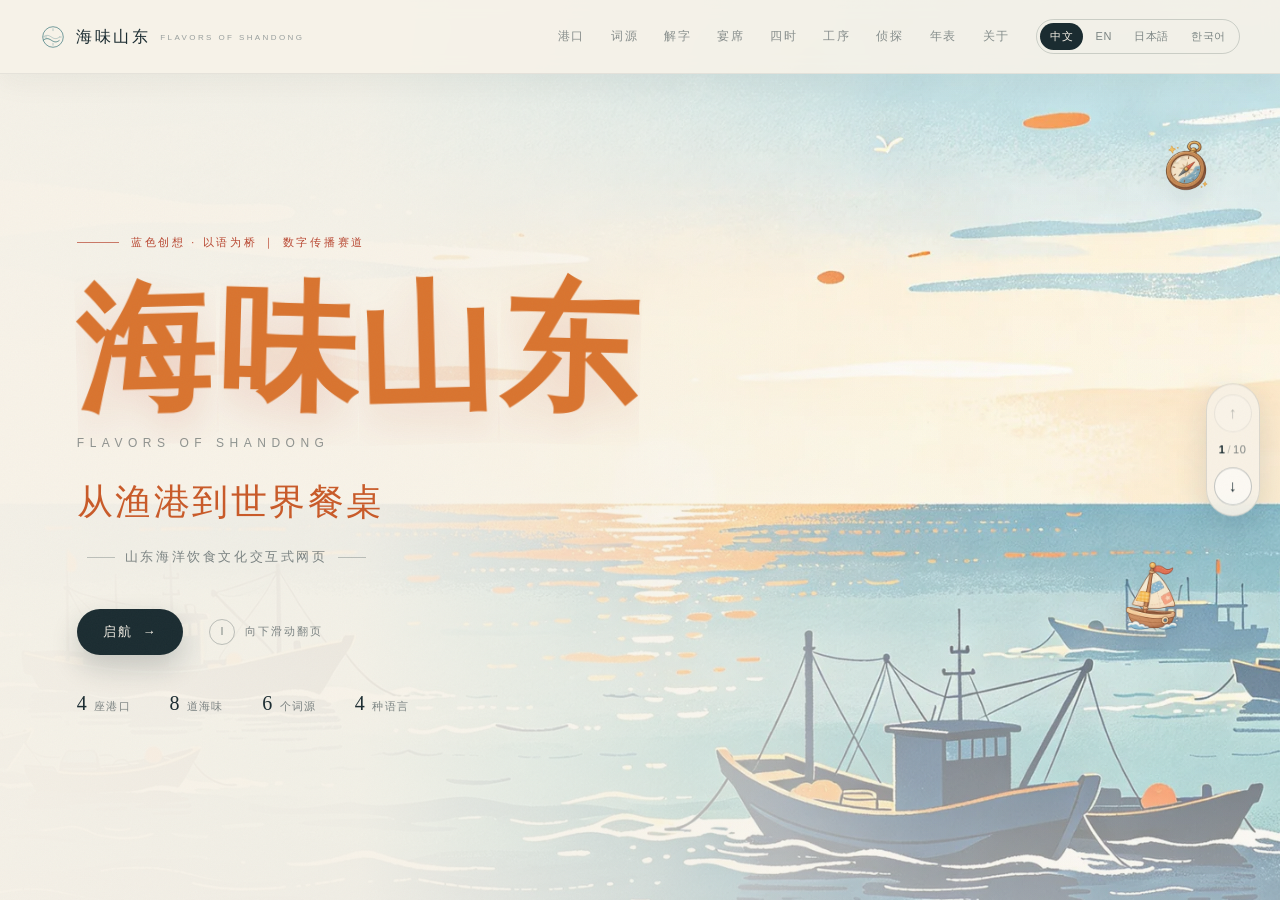
<file: index.html>
﻿<!DOCTYPE html>
<html lang="zh">
<head>
<meta charset="UTF-8">
<meta name="viewport" content="width=device-width, initial-scale=1.0">
<meta http-equiv="Cache-Control" content="no-cache">
<title>海味山东：从渔港到世界餐桌 · 蓝色创想</title>
<meta name="description" content="海味山东：从渔港到世界餐桌——山东海洋饮食文化的多语种交互叙事。蓝色创想·以语为桥 数字传播赛道作品。">
<meta name="theme-color" content="#f7f2e8">

<!-- ===== 社交分享卡片（OG） =====
     部署后把下面的占位网址（og:url / og:image / twitter:image / canonical）替换成实际网址（含 https://，结尾不要加斜杠）。
     可运行：powershell -ExecutionPolicy Bypass -File tools/set-site-url.ps1 https://你的域名
     未部署时保留占位符即可，不影响本地打开和页面运行。 -->
<meta property="og:type" content="website">
<meta property="og:site_name" content="海味山东 · 蓝色创想">
<meta property="og:title" content="海味山东：从渔港到世界餐桌">
<meta property="og:description" content="四座山东港口，八道山东海味，六个海边的词。以语为桥，点击翻页，听见同一片海在不同语言里的名字。">
<meta property="og:url" content="__SITE_URL__/">
<meta property="og:image" content="__SITE_URL__/preview/og-cover.jpg">
<meta property="og:image:type" content="image/jpeg">
<meta property="og:image:width" content="1200">
<meta property="og:image:height" content="630">
<meta property="og:image:alt" content="海味山东：从渔港到世界餐桌">
<meta property="og:locale" content="zh_CN">
<meta name="twitter:card" content="summary_large_image">
<meta name="twitter:title" content="海味山东：从渔港到世界餐桌">
<meta name="twitter:description" content="四座山东港口，八道山东海味，六个海边的词。以语为桥，点击翻页。">
<meta name="twitter:image" content="__SITE_URL__/preview/og-cover.jpg">
<link rel="canonical" href="__SITE_URL__/">

<link rel="icon" href="data:image/svg+xml,%3Csvg xmlns='http://www.w3.org/2000/svg' viewBox='0 0 64 64'%3E%3Crect width='64' height='64' rx='14' fill='%23071b26'/%3E%3Ccircle cx='32' cy='30' r='17' fill='none' stroke='%2379cfd6' stroke-width='1.5'/%3E%3Cpath d='M12 40c6-5 12-5 20 0s14 5 20 0' fill='none' stroke='%23e7f3f2' stroke-width='1.6'/%3E%3Ctext x='32' y='37' font-size='18' text-anchor='middle' fill='%23e7f3f2' font-family='serif'%3E海%3C/text%3E%3C/svg%3E">

  <link rel="preload" as="image" href="assets/img/hero-bg.webp">
  <link rel="preload" as="image" href="assets/img/lex-bg.webp">
  <link rel="preload" as="image" href="assets/img/card-frame.webp">
  <link rel="preload" as="image" href="assets/img/craft-1.webp">
  <link rel="preload" as="image" href="assets/img/craft-2.webp">
  <link rel="preload" as="image" href="assets/img/craft-3.webp">
  <link rel="preload" as="image" href="assets/img/craft-4.webp">
  <link rel="preload" as="image" href="assets/img/craft-5.webp">
  <link rel="preload" as="image" href="assets/img/craft-6.webp">
  <link rel="preload" as="image" href="assets/img/decor-boat.webp">
  <link rel="preload" as="image" href="assets/img/decor-bowl.webp">
  <link rel="preload" as="image" href="assets/img/decor-compass.webp">
  <link rel="preload" as="image" href="assets/img/decor-net.webp">
  <link rel="preload" as="image" href="assets/img/decor-star.webp">
  <link rel="preload" as="image" href="assets/img/dish-clam.webp">
  <link rel="preload" as="image" href="assets/img/dish-dumpling.webp">
  <link rel="preload" as="image" href="assets/img/dish-haishen.webp">
  <link rel="preload" as="image" href="assets/img/dish-jelly.webp">
  <link rel="preload" as="image" href="assets/img/dish-noodle.webp">
  <link rel="preload" as="image" href="assets/img/dish-prawn.webp">
  <link rel="preload" as="image" href="assets/img/dish-soup.webp">
  <link rel="preload" as="image" href="assets/img/dish-urchin.webp">
  <link rel="preload" as="image" href="assets/img/time-ming.webp">
  <link rel="preload" as="image" href="assets/img/time-now.webp">
  <link rel="preload" as="image" href="assets/img/time-qing.webp">
  <link rel="preload" as="image" href="assets/img/time-tang.webp">
  <link rel="preload" as="image" href="assets/img/time-yuan.webp">
  <link rel="stylesheet" href="css/base.css?v=31">
<link rel="stylesheet" href="css/sections.css?v=31">
<link rel="stylesheet" href="css/deck.css?v=31">
<link rel="stylesheet" href="css/art.css?v=31">
<link rel="stylesheet" href="css/v10.css?v=31">
<link rel="stylesheet" href="css/v11.css?v=31">
<link rel="stylesheet" href="css/v12.css?v=31">
<link rel="stylesheet" href="css/v13.css?v=31">
<link rel="stylesheet" href="css/v14.css?v=31">
<link rel="stylesheet" href="css/v15.css?v=31">
<link rel="stylesheet" href="css/v19.css?v=31">
<link rel="stylesheet" href="css/v23.css?v=31">
<link rel="stylesheet" href="css/v25.css?v=31">
</head>
<body class="deck">

<noscript><style>#bootLoader{display:none}</style></noscript>
<div class="boot-loader" id="bootLoader" role="status" aria-live="polite">
  <div class="boot-inner">
    <svg class="boot-mark" viewBox="0 0 48 48" aria-hidden="true">
      <circle cx="24" cy="24" r="19" fill="none" stroke="currentColor" stroke-width="1.2"/>
      <path d="M6 30c5-4 9-4 15 0s10 4 15 0" fill="none" stroke="currentColor" stroke-width="1.4"/>
      <path d="M6 24c5-4 9-4 15 0s10 4 15 0" fill="none" stroke="currentColor" stroke-width="1" opacity=".55"/>
      <path d="M24 8v5M24 35v5M8 24h5M35 24h5" stroke="currentColor" stroke-width="1" opacity=".6"/>
    </svg>
    <p class="boot-title">海味山东</p>
    <p class="boot-sub" data-i18n="loading">正在加载…</p>
    <div class="boot-bar"><i></i></div>
  </div>
</div>

<noscript>
  <div style="position:fixed;left:0;right:0;bottom:0;z-index:99999;padding:14px 20px;background:#0a2233;color:#e7f3f2;font:14px/1.6 sans-serif;text-align:center;">
    本作品含交互内容，请启用浏览器 JavaScript 后刷新页面。（海味山东 · 蓝色创想）
  </div>
</noscript>

<div class="grain" aria-hidden="true"></div>
<div class="progress"><i id="progressBar"></i></div>

<!-- v10：右侧翻页键 -->
<div class="pager" id="pager" aria-label="翻页">
  <button type="button" class="pager-btn" id="pgPrev" aria-label="上一页">↑</button>
  <span class="pager-num"><b id="pgNow">1</b><i>/</i><span id="pgTotal">10</span></span>
  <button type="button" class="pager-btn" id="pgNext" aria-label="下一页">↓</button>
</div>

<header class="nav" id="nav">
  <a class="nav-brand" href="#home" aria-label="海味山东">
    <svg class="nav-mark" viewBox="0 0 48 48" aria-hidden="true">
      <circle cx="24" cy="24" r="19" fill="none" stroke="currentColor" stroke-width="1.2"/>
      <path d="M6 30c5-4 9-4 15 0s10 4 15 0" fill="none" stroke="currentColor" stroke-width="1.4"/>
      <path d="M6 24c5-4 9-4 15 0s10 4 15 0" fill="none" stroke="currentColor" stroke-width="1" opacity=".55"/>
      <path d="M24 8v5M24 35v5M8 24h5M35 24h5" stroke="currentColor" stroke-width="1" opacity=".6"/>
    </svg>
    <span class="nav-brand-cn">海味山东</span>
    <span class="nav-brand-en">FLAVORS OF SHANDONG</span>
  </a>

  <nav class="nav-links" aria-label="章节导航">
    <a href="#ports" data-i18n="nav_ports"></a>
    <a href="#lexicon" data-i18n="nav_lex"></a>
    <a href="#glyph" data-i18n="nav_glyph"></a>
    <a href="#banquet" data-i18n="nav_banquet"></a>
    <a href="#tide" data-i18n="nav_tide"></a>
    <a href="#craft" data-i18n="nav_craft"></a>
    <a href="#quiz" data-i18n="nav_quiz"></a>
    <a href="#timeline" data-i18n="nav_time"></a>
    <a href="#about" data-i18n="nav_about"></a>
  </nav>

  <div class="lang" role="group" aria-label="Language">
    <button type="button" data-lang="zh" class="on">中文</button>
    <button type="button" data-lang="en">EN</button>
    <button type="button" data-lang="ja">日本語</button>
    <button type="button" data-lang="ko">한국어</button>
  </div>
</header>

<div class="deck" id="deck">
<main>

  <!-- ============ 首屏 ============ -->
    <!-- ============ 首屏 · 主视觉海报（调色1） ============ -->
    <!-- ============ 首屏 · 满屏主视觉 ============ -->
  <section class="hero hero-v14" id="home">
    <div class="hero-v14-bg" aria-hidden="true"></div>
    <div class="hero-v14-shade" aria-hidden="true"></div>
    <div class="hero-v14-inner">
      <p class="hero-eyebrow"><i></i><span data-i18n="hero_eyebrow"></span></p>
      <h1 class="hero-title">
        <span class="ht-cn">海味山东</span>
        <span class="ht-en">FLAVORS&nbsp;OF&nbsp;SHANDONG</span>
      </h1>
      <p class="hero-sub" data-i18n="hero_sub"></p>
      <p class="hero-poster-tag" data-i18n="hero_poster_tag"></p>
      <div class="hero-actions">
        <a class="poster-cta" href="#ports"><span data-i18n="hero_btn1"></span><em>→</em></a>
        <p class="poster-hint"><i></i><span data-i18n="scroll_hint"></span></p>
      </div>
      <ul class="poster-stats" aria-label="作品数据">
        <li><b>4</b><span data-i18n="hero_stat_1"></span></li>
        <li><b>8</b><span data-i18n="hero_stat_2"></span></li>
        <li><b>6</b><span data-i18n="hero_stat_3"></span></li>
        <li><b>4</b><span data-i18n="hero_stat_4"></span></li>
      </ul>
    </div>
  </section>

<!-- ============ 壹 · 港口 ============ -->
  <section class="section sec-paper" id="ports">
    <div class="wrap">
      <header class="sec-head reveal">
        <div class="sec-no">壹</div>
        <div class="sec-kicker" data-i18n="s1_kicker"></div>
        <h2 class="sec-title" data-i18n="s1_title"></h2>
        <p class="sec-lead" data-i18n="s1_lead"></p>
      </header>

      <div class="port-layout">
        <div class="map-card reveal">
          <div class="map-frame">
<svg class="map map-v13" viewBox="0 0 760 496" role="img" aria-label="山东省与四个港口城市示意图">
  <defs>
    <linearGradient id="seaFill13" x1="0" y1="0" x2="1" y2="1">
      <stop offset="0" stop-color="#eaf2ee"/><stop offset=".55" stop-color="#e2ede9"/><stop offset="1" stop-color="#d8e7e2"/>
    </linearGradient>
    <pattern id="seaGrid13" width="42" height="42" patternUnits="userSpaceOnUse">
      <path d="M42 0H0V42" fill="none" stroke="#2f6f74" stroke-width=".5" stroke-opacity=".10"/>
    </pattern>
  </defs>
  <rect width="760" height="496" fill="url(#seaFill13)"/>
  <rect width="760" height="496" fill="url(#seaGrid13)"/>
  <g class="map-land">
    <path d="M177.5,248.8 173.6,253.2 171.8,256.9 168.6,256.9 167.9,258.7 164.7,259.0 157.1,262.9 153.2,269.9 148.3,275.4 152.4,282.6 152.4,290.1 154.5,291.5 155.1,291.5 156.0,289.1 158.5,288.2 160.5,285.4 162.9,284.8 165.0,287.3 166.7,287.4 167.3,290.6 168.6,289.7 168.9,288.5 176.2,286.6 177.5,283.6 179.3,282.7 179.5,281.6 178.6,279.9 177.2,279.3 175.6,279.7 175.8,278.6 173.9,279.1 175.6,276.0 174.2,275.0 173.4,273.2 171.6,272.8 170.8,270.8 172.1,269.2 171.9,268.4 173.8,267.9 174.4,266.4 175.6,266.2 176.6,267.3 178.0,267.0 178.6,265.5 180.0,265.3 180.7,266.2 183.2,262.1 185.3,261.5 186.8,261.6 189.3,263.8 192.4,263.5 198.1,259.8 203.4,261.7 205.7,260.9 205.7,262.3 206.8,263.3 207.3,265.2 208.9,266.2 212.3,264.5 212.7,265.4 214.9,265.7 216.6,267.5 219.1,266.3 219.1,265.0 221.3,264.6 221.6,263.7 225.6,261.5 226.9,255.9 231.3,257.1 231.8,255.9 235.2,255.1 235.3,252.9 237.9,249.2 240.9,248.1 241.6,245.6 244.0,244.0 245.1,241.2 246.8,241.6 246.8,242.2 250.4,242.6 249.8,246.9 250.9,252.3 254.2,256.8 253.5,259.4 254.2,262.8 255.1,263.0 254.8,264.9 256.6,264.7 256.9,267.5 254.7,268.2 254.7,269.8 256.5,271.2 257.9,270.0 259.6,270.4 260.1,272.1 259.0,273.4 260.9,275.8 262.2,275.5 263.3,277.0 262.3,278.1 261.6,277.5 260.7,278.1 259.6,281.4 261.1,281.8 259.6,284.6 260.0,285.1 262.0,284.9 263.1,283.6 265.0,283.9 267.6,282.4 268.8,283.0 270.0,286.1 273.7,286.5 278.7,289.4 281.7,289.1 284.5,290.7 285.0,291.7 286.5,290.9 287.9,292.8 287.3,293.7 288.3,296.1 290.1,295.5 290.2,294.2 291.3,293.3 297.8,294.2 300.4,292.7 302.2,292.7 304.3,295.4 305.5,295.4 304.9,293.0 305.4,292.9 305.2,290.2 303.9,289.1 304.2,288.1 305.4,287.9 304.7,286.9 305.8,284.8 305.2,283.7 303.8,284.4 302.8,282.6 303.1,281.8 301.5,277.8 302.5,276.6 301.2,275.6 302.2,272.3 302.9,272.0 303.5,272.8 304.9,271.5 306.3,271.9 307.1,270.8 306.7,269.6 307.6,264.7 303.9,264.3 303.3,263.7 303.7,263.0 302.6,259.1 304.0,256.5 302.3,255.1 301.1,255.2 300.3,256.7 300.5,254.4 300.0,253.6 299.3,254.7 299.1,253.1 297.2,251.0 296.8,248.3 294.5,247.8 294.8,244.9 291.7,246.1 291.5,245.3 290.5,245.9 289.9,245.1 287.7,244.7 288.6,241.9 287.1,240.9 287.9,240.2 287.7,238.9 285.9,237.9 288.7,237.0 286.5,235.5 286.3,233.9 284.8,233.1 284.6,231.7 282.1,230.6 283.3,229.2 284.1,229.6 283.3,227.8 284.0,227.1 282.5,227.2 281.8,226.6 284.0,225.9 283.5,221.3 282.5,221.1 282.2,219.5 282.8,217.4 284.1,216.8 284.3,215.2 286.3,213.4 286.0,212.4 287.0,210.2 284.9,209.4 282.3,209.6 280.6,206.3 277.9,203.8 274.3,201.9 271.8,198.5 272.1,193.6 270.7,191.2 267.6,189.4 268.0,188.2 269.1,189.1 270.3,187.8 270.4,186.1 268.9,185.6 269.5,184.9 268.9,183.9 267.8,184.0 266.2,186.5 265.3,185.1 263.9,184.7 262.3,185.2 262.4,186.0 254.5,187.0 253.3,186.5 252.1,182.1 247.8,179.2 247.6,178.1 249.5,176.2 249.5,173.1 252.1,173.7 256.2,171.4 259.1,170.9 260.8,169.0 258.6,160.5 255.5,155.9 256.1,154.2 258.0,154.1 257.5,153.7 258.1,152.5 259.3,153.0 256.1,144.8 256.6,141.6 256.0,141.1 256.7,139.9 251.7,135.1 252.6,131.6 251.1,129.9 247.0,130.3 245.8,129.6 246.9,128.7 244.7,127.6 244.9,126.7 247.3,125.8 247.8,124.4 246.9,123.4 245.0,123.1 243.8,120.5 240.6,120.5 237.0,125.8 231.2,127.1 230.2,126.1 228.8,126.7 227.8,127.8 228.2,130.5 227.0,131.8 222.3,131.7 221.6,130.8 220.5,131.7 219.9,133.5 220.6,135.2 218.8,138.4 219.7,140.4 217.7,142.4 217.6,143.2 219.0,148.9 222.4,151.1 221.6,151.3 222.7,154.3 220.9,157.0 222.3,157.9 222.2,159.3 224.1,159.6 224.6,160.7 224.5,162.7 223.5,163.2 224.3,165.9 223.2,166.2 222.9,167.6 219.3,167.7 211.5,170.9 212.3,175.7 214.2,177.4 210.4,179.4 209.0,181.3 207.4,181.6 209.6,184.1 209.5,185.8 212.8,186.2 213.0,189.0 211.8,189.0 215.0,191.1 215.4,199.5 214.1,199.9 212.9,199.2 212.7,201.7 208.5,200.6 208.1,201.6 208.6,203.1 207.2,203.0 206.6,206.9 207.1,209.0 208.2,209.1 208.5,210.6 206.2,212.3 203.4,213.0 200.9,215.0 200.6,216.4 198.8,216.8 198.5,220.2 197.2,221.2 196.9,223.4 192.7,226.1 190.9,226.2 191.0,228.1 189.9,229.3 188.0,229.6 187.7,232.4 186.6,233.5 185.1,233.4 183.1,236.2 184.8,237.5 184.6,238.8 182.6,239.0 181.8,240.1 183.6,241.5 184.2,246.6 181.6,248.0Z"/>
    <path d="M569.9,225.7 564.1,228.3 560.9,225.4 558.5,224.3 557.0,224.7 556.1,226.4 556.5,227.3 550.5,230.0 551.2,224.1 552.3,224.1 552.6,221.7 551.5,220.8 551.8,219.9 550.9,219.6 549.6,220.3 549.4,219.0 550.0,218.8 548.6,216.9 546.1,216.4 545.8,215.9 546.8,214.8 545.6,211.7 542.2,210.7 541.7,208.0 543.0,206.8 543.8,204.0 547.2,203.8 548.2,201.0 546.1,200.0 546.7,198.4 545.2,197.7 545.0,195.3 549.2,194.0 549.2,192.1 546.4,191.6 544.8,189.9 544.4,187.4 543.5,186.1 544.9,181.7 545.5,181.4 546.5,182.6 547.7,181.4 547.2,180.1 548.4,178.8 547.6,176.2 545.9,176.0 545.7,174.9 544.4,176.3 542.5,176.9 541.0,175.4 542.3,168.7 541.8,166.9 539.5,164.5 538.6,164.6 537.3,167.1 534.6,168.4 532.5,167.6 532.4,168.2 529.5,168.7 529.7,170.7 526.1,169.6 524.2,172.8 522.6,168.8 521.6,169.4 519.7,167.9 520.0,166.7 518.0,166.6 516.5,168.5 513.9,167.2 513.3,171.3 512.5,171.6 512.1,175.1 511.1,177.2 508.2,177.6 507.0,180.0 505.4,179.8 505.0,179.0 501.6,179.9 496.9,179.3 495.6,181.8 490.6,179.5 490.2,180.3 488.9,180.0 485.4,182.3 478.8,181.3 476.0,181.6 474.6,180.0 471.6,180.8 471.4,182.0 467.9,182.9 466.6,180.8 463.4,181.7 458.6,179.7 456.8,180.0 454.4,187.2 455.9,190.6 455.7,197.9 453.0,203.7 451.4,203.4 450.4,204.4 449.8,206.6 450.0,210.8 451.1,212.9 454.1,214.4 458.2,222.7 463.4,226.3 465.1,226.8 467.8,229.3 467.5,231.3 469.4,230.3 476.6,233.8 484.9,235.5 485.4,239.0 486.6,238.9 486.6,237.2 489.8,235.9 492.2,238.0 493.3,237.4 492.8,239.7 493.4,240.2 492.8,241.0 493.5,242.1 493.5,243.7 492.1,244.6 491.8,244.1 487.8,244.5 486.4,247.5 485.6,247.6 485.7,249.4 487.0,250.4 487.4,251.5 483.7,251.9 482.5,259.0 479.1,260.9 477.2,263.5 476.8,265.8 476.0,265.9 476.0,267.4 474.9,268.7 475.9,271.1 476.8,271.2 476.2,272.5 477.0,274.6 476.1,275.7 473.4,275.6 469.4,277.1 467.2,275.2 462.4,274.9 460.6,280.3 459.9,280.7 461.1,283.6 458.8,284.7 459.0,287.4 462.8,287.8 464.6,289.0 465.4,288.8 466.6,290.0 465.6,291.8 463.3,293.6 464.0,295.0 463.6,297.0 465.2,301.3 465.1,303.6 466.5,303.2 468.4,310.4 467.0,310.2 467.3,311.1 466.7,311.5 465.4,310.3 463.8,310.6 462.8,312.7 460.4,312.4 458.6,313.7 458.0,315.7 457.0,316.1 456.7,317.6 457.5,318.7 457.0,320.1 455.6,320.5 455.2,322.8 456.4,323.4 458.4,326.3 458.2,327.3 453.8,327.4 450.9,325.7 449.3,326.1 449.1,325.3 448.4,326.1 448.1,329.0 449.4,331.6 448.4,338.2 450.1,339.3 450.3,341.2 451.9,340.8 453.9,341.5 455.2,339.9 456.0,341.1 456.8,340.9 457.3,339.3 460.6,341.2 463.4,341.1 466.7,338.2 469.7,338.0 469.8,341.2 470.7,342.4 472.3,341.7 472.9,342.6 474.2,342.0 473.5,340.7 474.4,338.9 473.5,338.2 476.4,334.8 477.0,337.9 478.2,337.3 480.4,339.0 481.2,338.7 482.8,336.7 485.6,335.8 485.8,334.3 484.4,333.2 484.2,331.6 485.4,329.1 488.1,327.3 487.8,325.4 486.0,325.5 485.1,324.5 485.5,322.2 486.6,321.6 488.7,322.1 489.6,323.2 489.4,324.1 491.1,325.4 490.7,327.0 492.5,326.5 493.4,327.3 496.9,319.5 495.4,316.8 495.7,314.7 498.1,309.5 499.6,307.9 500.0,308.5 503.2,307.6 503.8,305.5 505.4,305.2 505.3,304.1 505.8,305.4 506.7,305.2 508.7,302.1 511.3,300.9 511.6,301.9 510.1,302.4 508.1,305.8 507.8,307.5 510.8,307.2 511.5,304.3 514.8,300.9 515.3,299.6 520.2,298.2 521.2,294.8 520.6,293.4 518.9,293.0 517.4,294.5 517.8,295.4 517.1,295.7 516.6,294.9 515.6,297.2 515.0,297.0 515.1,295.9 516.6,293.4 515.8,292.2 510.5,295.5 513.8,291.5 513.4,289.9 514.3,289.6 514.4,288.2 508.9,287.5 506.2,284.3 503.0,283.4 502.3,280.6 504.1,280.4 505.4,278.8 505.2,275.4 508.9,272.0 512.2,271.1 512.8,273.4 513.8,273.6 514.7,272.5 516.2,272.6 516.4,274.4 517.6,274.0 518.0,274.8 519.0,274.0 520.7,274.1 520.9,272.8 519.6,272.0 519.1,270.3 521.6,268.8 525.1,272.4 526.1,274.9 525.0,275.3 522.1,282.4 521.3,282.8 520.8,285.1 518.8,288.2 518.5,289.7 519.5,289.9 519.4,289.1 520.5,289.3 521.2,288.3 522.0,288.3 522.0,289.2 523.6,289.2 523.2,290.0 525.0,289.5 525.7,290.3 526.1,289.0 527.9,288.3 527.7,289.2 529.2,289.2 532.7,287.9 536.1,284.7 537.8,285.3 542.3,284.6 542.7,284.0 542.3,282.6 544.1,283.0 544.7,282.1 545.3,282.4 545.2,283.3 547.1,283.5 548.2,281.7 550.0,282.2 553.7,280.4 555.8,281.0 557.3,280.7 558.0,279.8 557.7,279.0 556.7,279.2 556.0,277.1 556.8,277.0 556.9,276.4 555.9,276.0 555.9,272.0 554.5,268.0 555.3,266.6 554.9,263.5 552.5,264.0 552.1,263.4 553.1,261.4 553.1,260.1 552.2,258.6 552.8,257.5 555.5,258.2 556.9,257.8 559.7,258.4 560.3,257.9 558.6,254.3 556.2,253.1 555.7,250.9 557.2,248.8 558.6,248.2 559.6,246.1 561.7,245.9 561.6,242.7 567.9,242.2 569.2,243.3 568.8,245.6 570.7,247.0 570.7,248.4 570.0,249.1 570.3,251.9 572.1,252.8 571.9,253.5 574.1,252.5 573.7,251.0 574.7,249.1 576.1,247.7 577.0,248.7 577.6,247.4 576.2,246.9 575.2,244.6 576.3,243.5 578.7,244.2 580.2,242.5 580.6,241.0 579.4,239.7 579.4,237.6 582.0,233.3 580.1,231.3 576.6,230.3 575.6,230.7 573.8,229.5 573.1,227.0 571.3,226.5Z"/>
    <path d="M545.7,284.2 545.2,284.7 546.6,284.8 545.9,283.8Z"/>
    <path d="M582.6,248.3 580.8,246.2 578.9,247.4 579.0,248.1 581.9,247.8Z"/>
    <path d="M506.9,321.4 506.8,323.7 508.2,324.1 509.5,323.3 510.0,322.3 508.8,318.8 508.1,319.1Z"/>
    <path d="M309.0,300.9 311.9,300.7 313.0,297.9 315.4,295.8 316.1,294.0 316.9,294.0 317.2,293.0 317.7,293.6 318.5,293.3 318.8,292.3 320.0,291.6 322.1,291.6 322.4,292.3 326.3,293.1 328.0,294.4 328.8,297.4 327.7,297.9 329.2,300.0 331.6,300.9 331.6,301.8 333.5,303.4 336.8,302.0 337.7,300.8 339.2,301.0 342.2,299.9 342.9,298.3 344.9,297.8 345.3,296.4 347.9,296.0 349.3,298.4 351.9,300.3 353.0,299.4 356.1,298.8 354.4,296.3 354.9,295.5 354.4,294.3 352.9,292.4 353.4,291.5 357.1,292.1 357.7,290.1 357.1,287.3 356.3,286.5 355.3,287.4 353.8,286.6 353.7,281.6 354.9,280.7 352.2,279.1 351.7,280.1 350.8,279.1 350.2,280.1 347.7,280.6 346.7,280.2 346.7,276.6 345.4,275.3 344.2,272.1 344.9,271.6 345.3,268.0 342.0,265.2 338.8,266.8 338.0,266.5 338.7,264.9 339.0,262.4 338.3,261.6 338.8,260.6 337.7,258.7 336.6,258.2 337.4,256.8 334.6,256.6 331.9,252.4 331.5,251.0 333.0,249.6 332.8,248.5 330.8,248.9 330.5,248.2 331.2,246.1 330.7,244.0 331.3,243.4 329.7,240.9 329.9,238.8 329.2,238.1 329.2,235.5 330.2,234.8 327.5,233.2 326.2,229.0 326.5,227.8 329.6,224.7 328.2,222.7 329.7,221.6 330.2,219.8 331.0,220.3 330.7,219.3 329.7,219.4 329.8,217.9 330.8,216.4 332.4,216.8 330.8,216.0 331.7,214.3 330.8,213.7 331.4,212.7 333.2,212.1 335.3,213.5 335.9,213.1 334.8,210.7 335.5,209.7 337.2,209.6 337.2,206.9 339.0,206.7 339.3,207.7 342.0,208.0 345.4,205.4 348.3,204.8 350.0,203.3 349.7,200.0 351.1,200.1 351.4,197.8 352.1,198.2 352.0,199.1 353.9,198.4 353.8,197.5 352.4,197.4 354.0,195.3 354.1,192.9 353.3,192.4 355.3,190.2 355.1,188.2 346.8,188.1 346.7,187.3 345.3,187.2 345.1,184.5 342.1,184.5 341.4,186.1 339.6,185.6 339.4,184.5 336.9,185.0 336.6,182.0 334.8,180.8 332.9,181.2 332.6,183.2 331.5,183.2 331.1,184.4 329.1,185.8 327.8,185.3 327.6,184.1 324.7,183.6 324.7,182.9 323.8,182.9 324.0,181.5 322.7,180.9 322.2,178.6 324.3,174.1 322.4,174.1 321.9,171.2 320.6,170.1 320.2,170.8 315.8,172.1 314.2,170.3 314.2,169.5 315.2,169.4 317.3,167.8 315.5,164.3 315.7,163.0 316.8,162.1 316.5,161.3 317.6,160.4 316.8,158.2 315.9,157.6 314.4,158.1 314.2,156.8 312.1,156.2 311.8,157.5 311.0,157.8 308.6,157.5 308.3,156.6 307.6,156.8 308.3,154.3 309.7,153.4 309.2,151.6 306.7,150.5 305.2,151.6 304.7,149.5 301.7,151.3 299.9,151.6 298.9,150.3 295.3,149.2 289.4,153.6 282.1,152.1 279.0,150.2 276.3,153.3 274.9,157.2 273.4,158.4 272.3,163.3 269.1,164.8 269.7,167.4 271.2,167.7 271.4,168.5 270.6,169.0 271.3,171.4 272.7,171.9 275.3,171.3 280.3,173.2 286.3,174.2 291.8,173.5 296.1,174.0 295.6,178.6 297.8,178.9 298.2,183.2 301.5,183.7 302.1,186.9 304.2,189.0 304.1,191.2 304.9,189.6 305.4,190.9 306.5,190.4 306.4,191.8 304.6,192.8 304.6,193.9 303.6,194.1 302.5,196.4 300.2,196.2 300.1,197.0 298.6,197.4 297.8,196.8 294.3,198.0 294.7,200.2 293.8,201.5 293.2,205.7 294.0,205.7 294.1,207.1 295.5,206.9 296.6,210.0 294.8,210.7 294.2,208.6 291.1,214.9 289.8,216.3 284.3,216.0 282.8,217.4 282.2,219.5 282.5,221.1 283.5,221.3 284.0,225.9 281.8,226.6 282.5,227.2 284.0,227.1 283.3,227.8 284.1,229.6 283.3,229.2 282.1,230.6 284.6,231.7 284.8,233.1 286.3,233.9 286.5,235.5 288.7,237.0 285.9,237.9 287.7,238.9 287.9,240.2 287.1,240.9 288.6,241.9 287.7,244.7 289.9,245.1 290.5,245.9 291.5,245.3 291.7,246.1 294.8,244.9 294.5,247.8 296.8,248.3 297.2,251.0 299.1,253.1 299.3,254.7 300.0,253.6 300.5,254.4 300.3,256.7 301.1,255.2 302.3,255.1 304.0,256.5 302.6,259.1 303.7,263.0 303.3,263.7 303.9,264.3 307.6,264.7 306.7,269.6 307.1,270.8 306.3,271.9 304.9,271.5 303.5,272.8 302.9,272.0 302.2,272.3 301.2,275.6 302.5,276.6 301.5,277.8 303.1,281.8 302.8,282.6 303.8,284.4 305.2,283.7 305.8,284.8 304.7,286.9 305.4,287.9 304.2,288.1 303.9,289.1 305.2,290.2 305.4,292.9 304.9,293.0 305.5,295.4 304.3,295.4 304.3,297.1 305.8,299.7 307.4,298.4 309.3,298.2 308.6,299.9Z"/>
    <path d="M254.6,454.2 255.5,454.8 255.7,457.3 257.5,458.4 257.8,459.7 258.9,460.3 261.3,464.2 263.2,464.5 263.3,466.2 263.8,465.5 267.9,466.1 268.8,465.2 270.8,466.6 272.8,466.6 274.4,463.5 276.2,463.8 278.9,462.4 281.0,459.2 281.3,457.2 291.9,460.4 291.2,457.1 291.6,449.0 291.2,445.7 292.3,446.3 294.1,442.1 294.6,433.6 291.7,432.7 290.4,431.4 289.7,429.1 291.7,428.0 292.1,425.8 288.4,423.8 286.5,421.0 285.3,420.7 282.5,415.9 284.9,411.6 284.4,410.5 285.2,406.1 286.7,404.5 286.0,403.5 283.1,403.5 283.3,401.2 278.7,398.4 278.2,396.7 273.6,391.9 272.1,388.7 270.8,388.2 268.8,389.0 267.0,386.5 266.9,384.6 265.1,384.8 262.7,382.2 259.7,381.2 259.8,379.5 255.9,375.4 255.3,372.8 251.6,371.5 247.8,371.3 247.0,372.1 247.2,375.1 246.7,374.1 245.3,373.6 242.7,374.9 243.4,377.9 239.0,377.5 237.5,378.2 237.0,379.4 228.4,382.3 224.8,381.6 221.5,382.3 215.4,387.2 213.2,387.8 212.1,386.7 211.0,387.1 209.6,385.2 207.6,386.0 206.6,387.8 205.5,388.2 203.6,386.4 201.6,387.2 201.8,389.2 205.0,395.4 206.4,396.8 208.7,396.5 209.8,399.3 208.0,400.5 209.8,400.3 210.4,401.8 214.4,404.7 214.7,407.7 213.6,409.7 215.8,412.4 217.9,413.8 220.5,413.4 222.3,413.9 222.6,415.3 224.4,414.7 225.6,415.3 226.4,414.2 228.3,414.0 228.9,417.6 229.9,417.7 230.3,422.2 233.1,425.4 236.6,427.4 233.7,431.2 236.3,431.4 239.3,435.3 240.4,435.2 240.9,437.0 242.0,438.0 243.6,437.4 244.3,438.6 247.2,438.4 249.4,441.2 248.9,442.8 251.4,444.6 251.1,445.5 252.3,445.8 253.2,448.9 253.9,448.3 256.3,448.8 254.8,452.8Z"/>
    <path d="M332.4,49.9 330.8,52.8 332.4,54.7 331.5,57.0 330.7,57.4 330.8,62.3 348.3,60.5 348.3,63.7 330.4,66.5 330.9,68.2 330.2,68.7 330.4,71.3 329.5,71.8 329.7,72.5 330.5,72.4 330.6,75.5 331.2,75.6 332.2,78.7 331.8,81.8 332.7,83.0 332.6,81.5 333.6,84.6 337.5,81.6 338.6,82.6 339.9,82.2 341.0,85.4 340.5,86.0 341.6,86.0 341.5,86.9 342.5,87.3 342.1,88.1 343.0,90.7 341.8,90.8 341.1,92.7 341.1,93.9 342.2,94.6 342.3,95.5 341.2,95.9 340.8,97.9 339.0,98.0 339.1,99.8 337.8,103.2 336.8,103.8 336.0,105.6 333.8,106.5 331.8,106.4 328.3,105.0 326.2,106.2 325.7,107.7 325.1,107.7 324.9,109.3 324.1,109.6 323.6,113.5 322.3,113.9 321.7,115.3 322.7,116.1 322.3,117.6 325.8,117.0 326.1,117.7 325.8,118.9 322.5,122.4 322.3,124.7 320.3,128.5 321.4,129.0 320.5,131.2 323.7,131.4 325.0,133.9 324.7,136.9 323.2,136.6 322.4,137.5 322.9,138.5 324.1,138.4 324.3,139.9 329.8,137.5 330.3,139.5 332.4,139.5 332.4,138.5 333.6,138.2 333.9,139.9 336.1,140.1 336.6,140.5 336.2,141.2 338.8,141.2 338.8,145.6 339.7,146.5 339.7,147.6 341.2,147.8 341.2,148.7 342.4,148.7 343.6,149.6 343.1,150.3 343.9,150.3 344.3,152.0 343.6,152.0 342.9,153.6 342.0,153.7 341.6,154.9 343.2,157.5 344.3,158.0 345.4,161.2 344.7,161.5 344.4,163.9 341.1,166.5 341.9,169.9 340.9,169.8 340.4,172.2 340.8,175.4 339.6,176.3 339.7,177.5 336.5,180.5 336.3,181.6 336.9,185.0 339.4,184.5 339.6,185.6 341.4,186.1 342.1,184.5 345.1,184.5 345.3,187.2 346.7,187.3 346.8,188.1 352.6,187.8 353.5,186.5 355.9,187.1 355.9,187.9 360.6,188.6 361.1,187.7 360.5,181.5 361.5,182.2 362.9,182.1 361.6,181.7 362.1,181.1 363.8,181.4 363.2,180.6 363.7,179.6 359.8,178.9 359.7,177.2 361.1,176.8 361.2,174.3 363.9,173.7 365.7,174.4 370.7,172.2 371.4,165.1 369.6,164.5 369.2,162.8 368.9,163.3 367.8,162.9 367.8,162.0 369.2,159.9 370.2,160.1 372.1,155.4 381.0,149.5 388.2,148.0 404.8,146.7 401.3,145.1 400.0,142.7 399.9,139.7 402.4,138.5 401.5,137.7 399.6,138.3 399.1,137.8 396.0,124.6 395.7,121.2 398.7,113.4 400.2,110.4 403.4,108.0 407.2,108.0 415.2,106.4 422.7,106.8 425.1,105.8 426.8,102.1 429.4,89.1 428.9,84.5 427.8,81.7 425.2,80.3 423.1,80.7 420.6,85.3 415.9,87.5 413.6,86.5 411.3,75.7 401.6,67.5 398.8,55.7 394.9,51.9 390.0,49.3 380.9,48.5 367.1,50.6 365.4,51.7 364.5,57.5 360.4,60.2 358.8,59.3 356.0,53.4 354.1,52.4 351.0,52.2 349.4,54.3 348.4,54.2 346.9,52.6 342.9,52.6 335.0,50.6Z"/>
    <path d="M347.4,60.5 330.8,62.3 330.4,66.5 347.2,63.6Z"/>
    <path d="M453.8,167.0 453.0,170.1 453.7,171.6 452.2,173.4 452.6,174.9 457.1,177.7 456.8,180.0 458.6,179.7 463.4,181.7 466.6,180.8 467.9,182.9 471.4,182.0 471.6,180.8 474.6,180.0 476.0,181.6 478.8,181.3 485.4,182.3 488.9,180.0 490.2,180.3 490.6,179.5 495.6,181.8 496.9,179.3 501.6,179.9 505.0,179.0 505.4,179.8 507.0,180.0 508.2,177.6 511.1,177.2 512.1,175.1 512.5,171.6 513.3,171.3 513.9,167.2 516.5,168.5 518.0,166.6 520.0,166.7 519.7,167.9 521.6,169.4 522.6,168.8 524.2,172.8 526.1,169.6 529.7,170.7 529.5,168.7 532.4,168.2 532.5,167.6 534.6,168.4 537.3,167.1 538.6,164.6 539.5,164.5 541.8,166.9 542.3,168.7 541.0,175.4 542.5,176.9 544.4,176.3 545.7,174.9 545.9,176.0 547.6,176.2 548.4,178.8 547.2,180.1 547.7,181.4 546.5,182.6 545.5,181.4 544.9,181.7 543.5,186.1 544.4,187.4 544.8,189.9 546.4,191.6 549.2,192.1 549.2,194.0 545.0,195.3 545.2,197.7 546.7,198.4 546.1,200.0 548.2,201.0 547.2,203.8 543.8,204.0 543.0,206.8 541.7,208.0 542.2,210.7 545.6,211.7 546.8,214.8 545.8,215.9 546.1,216.4 548.6,216.9 550.0,218.8 549.4,219.0 549.6,220.3 550.9,219.6 551.8,219.9 551.5,220.8 552.6,221.7 552.3,224.1 551.2,224.1 550.5,230.0 556.5,227.3 556.1,226.4 557.0,224.7 558.5,224.3 560.9,225.4 564.1,228.3 569.9,225.7 569.6,225.0 572.8,224.0 576.8,225.5 577.1,228.3 579.5,229.8 586.2,230.2 590.7,226.3 598.3,221.3 601.3,221.1 603.7,219.0 606.5,219.0 609.6,215.8 616.2,214.3 617.7,215.8 619.5,215.9 621.0,214.1 620.4,212.7 619.2,212.5 619.5,211.4 621.2,210.3 625.0,209.8 627.2,207.7 624.6,205.5 619.6,205.0 619.7,203.9 617.6,199.7 616.5,199.7 616.1,198.4 616.7,196.2 618.7,195.6 616.8,193.3 616.5,190.5 611.7,192.4 611.3,190.9 607.6,190.0 606.2,186.9 604.9,186.5 603.9,183.1 600.2,182.2 600.1,179.7 601.3,179.3 600.7,178.1 601.0,173.3 605.7,171.0 607.4,168.1 611.5,165.3 613.4,167.0 614.7,167.1 616.2,165.5 616.7,166.8 615.6,167.1 617.3,168.9 617.9,168.3 618.5,168.8 619.2,170.3 622.5,170.1 624.4,167.5 629.1,169.6 636.5,169.4 637.3,168.2 637.4,165.1 639.4,167.2 641.8,165.6 643.2,167.6 644.3,167.8 644.6,168.9 646.4,166.3 645.9,165.3 646.8,165.4 647.3,167.2 650.5,167.2 650.8,166.0 651.7,166.1 653.6,162.0 652.9,161.2 652.3,161.9 651.9,161.4 652.9,161.1 652.8,159.6 653.7,159.1 653.0,156.6 652.4,157.3 652.5,156.4 651.8,156.0 651.8,153.9 654.2,153.2 656.0,146.8 657.9,147.2 662.4,143.0 662.9,139.3 666.4,135.7 668.7,129.7 667.8,127.4 651.7,128.0 644.3,127.3 643.2,125.1 641.3,125.1 636.1,128.8 635.7,131.0 635.1,131.1 632.5,129.9 632.1,128.6 630.5,128.7 627.3,127.2 625.5,125.0 625.5,121.7 620.1,117.6 619.7,114.0 618.7,113.8 619.1,113.1 622.5,113.9 623.6,113.2 618.8,109.6 615.4,108.7 614.9,109.6 616.2,110.9 616.5,112.7 611.4,114.8 603.2,114.7 599.0,112.7 597.2,110.5 598.3,107.5 597.8,106.2 596.6,105.7 598.1,101.4 597.1,99.0 592.3,98.7 590.4,99.2 589.8,98.4 589.4,99.3 587.0,99.1 583.2,94.5 581.3,94.1 578.4,91.4 578.7,88.2 577.7,87.2 576.4,87.5 574.5,87.0 573.6,85.9 571.3,85.9 568.3,87.2 566.4,87.2 561.9,86.3 561.1,85.4 559.2,85.9 552.3,90.5 550.2,90.2 549.1,90.8 545.3,94.3 540.5,94.7 539.6,95.4 535.4,94.6 533.2,95.0 532.3,96.5 526.0,101.5 523.5,102.1 513.1,102.0 512.1,102.8 512.5,104.5 514.7,106.1 516.9,106.1 517.3,106.9 516.6,109.5 511.5,110.9 512.2,112.4 511.4,114.1 514.9,117.8 512.6,120.5 510.6,121.5 510.1,122.8 505.5,126.4 500.2,128.3 498.3,130.1 493.5,130.9 491.1,132.8 487.8,133.5 486.7,136.5 485.7,137.3 478.1,138.4 477.6,142.3 479.0,144.2 481.7,146.0 482.2,148.0 481.6,149.4 482.9,150.1 482.5,151.4 479.7,151.5 479.5,152.6 482.0,152.7 481.2,154.1 476.2,156.4 474.9,159.1 468.7,166.3 467.3,165.2 463.8,165.1 463.8,163.7 463.1,163.5 458.6,165.3Z"/>
    <path d="M629.9,118.3 631.6,117.1 631.0,116.8 629.8,117.8Z"/>
    <path d="M558.9,72.8 558.2,72.9 558.2,74.6 558.9,74.6 558.5,75.4 559.1,75.8 558.2,76.2 561.7,79.3 562.2,75.6 559.6,71.8Z"/>
    <path d="M555.5,68.5 556.8,70.5 559.2,71.1 559.5,70.0 558.5,68.1 555.9,67.2 554.9,67.6Z"/>
    <path d="M551.9,68.9 551.1,70.7 552.0,70.8 552.4,69.5Z"/>
    <path d="M533.6,93.3 534.6,91.4 532.1,91.3 532.9,93.1Z"/>
    <path d="M554.6,74.9 555.5,72.8 554.2,73.0 553.8,74.8Z"/>
    <path d="M560.8,49.2 561.7,48.2 564.2,48.3 563.3,46.6 561.7,46.2 560.5,43.1 559.7,47.9Z"/>
    <path d="M576.2,26.6 575.8,23.3 574.4,23.5 574.0,24.5 575.0,26.1Z"/>
    <path d="M574.7,22.3 577.3,22.3 577.4,21.2 575.9,20.0 574.3,21.8Z"/>
    <path d="M549.5,72.9 550.0,69.1 548.4,68.4 547.3,69.1 547.5,71.6Z"/>
    <path d="M565.5,33.7 567.5,32.1 569.2,31.8 569.9,30.6 568.5,29.5 566.8,29.8 565.0,33.2Z"/>
    <path d="M578.4,64.3 579.1,63.8 578.8,62.9 577.3,62.5 577.4,63.5Z"/>
    <path d="M551.3,51.3 552.0,50.2 551.4,49.3 550.5,50.5Z"/>
    <path d="M551.2,60.3 551.9,59.8 551.8,58.6 551.2,58.6 550.8,59.5Z"/>
    <path d="M356.3,286.5 358.3,284.4 358.0,283.2 356.0,283.1 356.5,282.1 357.0,282.6 361.5,280.3 361.4,278.4 362.2,277.3 363.1,277.9 366.7,275.0 371.6,275.8 372.3,277.1 372.0,277.8 374.0,278.7 375.2,277.6 376.2,279.1 377.2,278.5 376.9,276.2 377.7,276.3 378.5,274.3 378.0,273.4 379.9,271.7 381.7,272.7 386.2,272.1 387.2,272.5 387.2,275.6 388.4,276.7 388.4,282.1 389.0,282.2 388.5,283.6 390.3,285.5 392.8,284.7 394.0,283.1 393.6,282.4 396.0,281.5 397.4,283.3 398.5,283.2 398.5,283.9 400.2,284.6 403.1,283.2 404.7,284.8 405.7,284.5 407.3,285.8 405.1,288.7 404.9,290.2 405.9,290.7 405.6,292.2 402.8,292.3 402.5,293.5 403.4,293.7 403.5,294.6 402.6,295.5 403.1,297.5 406.7,297.5 407.3,299.1 408.4,299.6 417.5,298.3 417.9,304.1 414.4,305.8 413.6,307.1 415.6,308.2 416.0,306.9 416.6,306.8 418.6,308.6 421.0,308.6 423.1,308.0 426.9,305.1 428.0,305.0 428.4,307.0 430.0,307.7 432.7,307.0 434.1,308.1 435.1,310.7 433.9,312.4 435.2,314.1 434.8,320.8 440.2,317.3 443.6,316.5 446.2,318.6 445.7,322.6 447.2,322.9 449.3,326.1 450.9,325.7 452.8,327.1 454.9,327.0 456.0,327.7 457.2,326.9 458.2,327.3 458.4,326.3 456.4,323.4 455.2,322.8 455.6,320.5 457.0,320.1 457.5,318.7 456.7,317.6 457.0,316.1 458.0,315.7 458.6,313.7 460.4,312.4 462.8,312.7 463.8,310.6 465.4,310.3 466.7,311.5 467.3,311.1 467.0,310.2 468.4,310.4 468.5,309.3 466.5,303.2 465.1,303.6 465.2,301.3 463.6,297.0 464.0,295.0 463.3,293.6 465.6,291.8 466.6,290.0 465.4,288.8 464.6,289.0 462.8,287.8 459.0,287.4 458.8,284.7 461.1,283.6 459.9,280.7 460.6,280.3 462.4,274.9 467.2,275.2 469.4,277.1 473.4,275.6 475.3,276.1 475.3,275.2 476.1,275.7 477.0,274.6 476.2,272.5 476.8,271.2 475.9,271.1 474.9,268.7 476.0,267.4 476.0,265.9 476.8,265.8 477.2,263.5 479.1,260.9 482.5,259.0 483.7,251.9 487.4,251.5 487.0,250.4 485.7,249.4 485.6,247.6 486.4,247.5 487.8,244.5 491.8,244.1 492.1,244.6 493.5,243.7 493.5,242.1 492.8,241.0 493.4,240.2 492.8,239.7 493.3,237.4 492.2,238.0 489.8,235.9 487.9,236.2 486.6,237.2 486.6,238.9 485.4,239.0 484.9,235.5 476.6,233.8 469.4,230.3 467.5,231.3 467.8,229.3 465.1,226.8 463.4,226.3 458.2,222.7 454.1,214.4 451.1,212.9 449.6,208.3 450.4,204.4 451.4,203.4 453.0,203.7 455.7,197.9 455.9,190.6 454.4,187.2 457.1,177.7 452.6,174.9 452.2,173.4 453.7,171.6 453.0,170.1 453.8,167.0 447.1,166.9 446.2,166.3 445.1,163.8 445.8,166.2 440.0,167.2 434.5,167.2 431.2,168.3 428.5,165.3 427.8,162.7 428.2,158.1 426.9,157.3 423.5,157.4 421.4,155.8 420.1,156.0 419.9,159.4 418.7,159.0 419.8,153.4 418.6,151.9 420.6,150.3 419.8,149.5 413.7,155.1 412.9,154.6 414.2,149.6 415.6,149.4 416.4,150.2 416.7,149.7 415.6,148.6 413.9,148.6 412.9,152.4 411.1,151.8 409.5,152.1 408.9,154.2 407.3,153.9 406.1,152.4 404.8,146.7 388.2,148.0 381.0,149.5 372.1,155.4 370.2,160.1 369.2,159.9 367.8,162.0 367.8,162.9 368.9,163.3 369.2,162.8 369.6,164.5 371.4,165.1 370.7,172.2 365.7,174.4 363.9,173.7 361.2,174.3 361.1,176.8 359.7,177.2 359.8,178.9 363.7,179.6 363.2,180.6 363.8,181.4 362.1,181.1 361.6,181.7 362.9,182.1 361.5,182.2 360.5,181.5 361.1,187.7 360.6,188.6 355.9,187.9 355.9,187.1 353.5,186.5 352.6,187.8 355.1,188.2 355.3,190.2 353.3,192.4 354.1,192.9 354.0,195.3 352.4,197.4 353.8,197.5 353.9,198.4 352.0,199.1 352.1,198.2 351.4,197.8 351.1,200.1 349.7,200.0 350.0,203.3 348.3,204.8 345.4,205.4 342.0,208.0 339.3,207.7 339.0,206.7 337.2,206.9 337.2,209.6 335.5,209.7 334.8,210.7 335.9,213.1 335.3,213.5 333.2,212.1 331.4,212.7 330.8,213.7 331.7,214.3 330.8,216.0 332.4,216.8 330.8,216.4 329.8,217.9 329.7,219.4 330.7,219.3 331.0,220.3 330.2,219.8 329.7,221.6 328.2,222.7 329.6,224.7 326.5,227.8 326.2,229.0 327.5,233.2 330.2,234.8 329.2,235.5 329.2,238.1 329.9,238.8 329.7,240.9 331.3,243.4 330.7,244.0 331.2,246.1 330.5,248.2 330.8,248.9 332.8,248.5 333.0,249.6 331.5,251.0 331.9,252.4 334.6,256.6 337.4,256.8 336.6,258.2 337.7,258.7 339.0,262.4 338.0,266.5 338.8,266.8 342.0,265.2 345.3,268.0 344.9,271.6 344.2,272.1 345.4,275.3 346.7,276.6 346.7,280.2 347.7,280.6 350.2,280.1 350.8,279.1 351.7,280.1 352.2,279.1 354.9,280.7 353.7,281.6 354.2,283.3 353.7,283.9 353.8,286.6 355.3,287.4Z"/>
    <path d="M165.0,423.4 169.2,418.1 171.5,418.4 173.5,417.4 178.7,417.1 183.6,415.6 184.4,413.7 187.6,414.9 187.7,414.4 189.3,414.4 189.5,413.8 198.9,416.3 199.4,413.6 200.4,413.8 199.3,412.9 198.9,411.2 199.6,411.5 199.6,409.8 200.8,410.3 200.5,415.0 201.7,415.0 201.1,410.5 202.1,410.9 202.6,414.9 205.9,415.0 207.5,416.7 211.8,418.7 211.7,421.3 213.8,420.7 215.8,420.8 216.7,421.6 212.8,422.4 212.4,424.5 215.7,424.3 216.9,427.6 214.4,428.1 214.4,429.8 215.7,430.9 215.9,432.2 218.4,433.9 220.8,433.8 225.3,438.8 225.9,440.7 224.5,443.0 224.5,445.0 225.5,447.1 228.3,446.0 232.3,454.7 232.6,455.9 231.6,460.0 234.0,469.7 237.0,469.7 237.1,468.9 239.1,468.5 239.1,467.9 241.4,467.9 242.1,465.5 241.0,464.9 241.8,464.0 242.9,465.5 243.2,464.7 242.5,462.8 243.9,462.1 243.3,458.9 246.4,457.9 246.5,457.1 243.7,456.2 244.5,455.4 247.0,454.5 246.5,456.0 248.1,455.2 249.2,455.6 248.5,454.6 251.0,453.2 252.1,453.9 252.7,453.1 254.6,454.2 255.1,450.9 256.0,450.2 256.3,448.8 253.9,448.3 253.2,448.9 252.3,445.8 251.1,445.5 251.4,444.6 248.9,442.8 249.4,441.2 247.2,438.4 244.3,438.6 243.6,437.4 242.0,438.0 240.9,437.0 240.4,435.2 239.3,435.3 236.3,431.4 233.7,431.2 236.6,427.4 233.1,425.4 230.3,422.2 229.9,417.7 228.9,417.6 228.3,414.0 226.4,414.2 225.6,415.3 224.4,414.7 222.6,415.3 222.3,413.9 220.5,413.4 217.9,413.8 215.8,412.4 213.6,409.7 214.7,407.7 214.4,404.7 210.4,401.8 209.8,400.3 208.0,400.5 209.8,399.3 208.7,396.5 206.4,396.8 205.0,395.4 201.8,389.2 201.6,387.2 203.6,386.4 205.5,388.2 206.6,387.8 207.6,386.0 209.6,385.2 210.2,386.7 212.1,386.7 213.2,387.8 215.4,387.2 221.5,382.3 224.8,381.6 228.4,382.3 237.0,379.4 237.5,378.2 239.0,377.5 243.4,377.9 242.7,374.9 245.3,373.6 246.7,374.1 247.2,375.1 247.0,372.1 247.8,371.3 251.6,371.5 255.3,372.8 255.9,375.4 257.1,376.4 261.1,374.9 262.5,371.9 259.6,370.2 258.9,366.9 261.1,365.1 261.1,363.4 262.1,362.3 261.5,360.3 260.4,359.6 260.2,357.6 257.9,355.8 259.2,354.6 261.5,349.8 264.3,350.8 264.6,349.7 266.3,348.9 264.1,346.4 264.4,345.5 267.0,345.9 271.9,345.1 273.0,343.6 272.9,341.1 272.2,340.6 273.3,336.5 267.1,330.7 266.3,329.0 267.2,327.9 265.4,327.4 263.6,327.9 262.5,325.1 259.0,323.7 256.7,320.3 254.5,321.2 253.4,320.2 252.1,320.9 250.1,319.3 249.9,318.2 246.8,317.6 242.6,320.8 234.8,319.7 231.2,321.2 230.5,320.9 231.6,320.0 230.8,319.0 228.3,318.6 227.7,317.2 226.5,317.0 225.3,318.6 223.4,317.4 218.1,316.8 218.2,318.2 216.5,322.0 214.5,322.4 213.9,323.8 214.7,326.6 214.2,327.0 212.5,327.2 210.6,328.7 208.0,329.1 207.8,330.4 206.3,331.1 204.0,329.0 202.7,329.1 202.6,328.2 201.6,328.1 201.1,331.0 198.7,331.1 197.2,327.8 195.1,328.4 191.7,327.6 191.4,326.4 190.5,326.0 184.9,328.1 183.8,328.2 183.5,327.4 184.2,322.4 185.7,321.5 188.8,321.8 190.3,317.7 190.3,315.9 186.7,313.8 183.9,311.3 183.7,310.1 184.6,308.7 188.5,306.5 189.4,303.4 188.4,301.7 184.1,302.3 182.0,305.7 179.3,306.3 178.4,307.3 177.8,311.0 176.6,312.2 175.1,311.5 174.6,312.8 170.3,313.4 169.6,315.7 167.5,316.7 166.7,317.9 164.2,318.1 162.8,317.3 160.7,318.0 160.1,317.4 158.4,317.9 155.9,320.4 155.2,320.1 154.8,318.0 155.4,317.6 152.7,317.1 150.5,314.9 148.7,310.7 149.0,307.6 147.8,307.1 147.6,308.5 147.2,307.4 146.6,307.7 142.9,305.7 141.7,307.8 140.7,306.7 139.2,307.3 136.1,305.7 135.1,304.7 135.6,303.6 134.5,303.2 134.3,301.8 133.0,302.2 132.1,300.8 133.6,299.0 132.3,297.0 132.1,298.3 131.2,299.1 126.3,297.9 119.6,299.5 119.3,303.2 116.3,304.0 116.0,305.2 117.2,305.2 117.5,306.5 116.4,309.1 116.3,313.6 117.0,316.6 118.4,316.9 119.6,316.2 120.9,317.0 120.6,317.6 125.0,319.5 129.3,322.4 138.8,331.6 139.9,335.6 138.2,337.9 139.1,341.3 138.1,342.5 139.5,353.9 142.3,354.4 142.0,357.1 144.0,356.7 143.9,355.0 144.8,353.7 144.8,354.8 146.5,355.0 146.3,358.3 147.3,358.3 147.0,361.4 148.1,365.5 147.3,367.9 145.3,369.3 145.9,373.0 147.3,374.5 148.0,378.0 151.9,376.7 153.7,379.9 152.2,385.7 150.3,385.2 149.0,383.8 148.5,385.3 147.1,385.1 148.0,387.7 147.2,389.7 144.2,394.5 141.7,394.4 140.5,396.9 141.7,397.1 140.6,400.9 138.5,401.1 138.2,404.2 140.4,407.5 143.2,409.8 143.3,410.9 141.8,412.9 145.2,413.8 146.0,415.9 147.2,416.7 151.9,418.4 153.8,420.2 157.4,420.9 158.2,422.3 161.7,422.0Z"/>
    <path d="M304.3,295.4 303.0,293.3 300.4,292.7 297.8,294.2 291.3,293.3 290.2,294.2 290.1,295.5 287.8,295.9 287.3,293.7 287.9,292.8 286.5,290.9 285.0,291.7 284.5,290.7 281.7,289.1 278.7,289.4 273.7,286.5 270.0,286.1 268.8,283.0 267.6,282.4 265.0,283.9 263.1,283.6 262.0,284.9 260.0,285.1 259.6,284.6 261.1,281.8 259.6,281.4 260.7,278.1 261.6,277.5 262.3,278.1 263.3,277.0 262.2,275.5 260.9,275.8 259.0,273.4 260.1,272.1 259.6,270.4 257.9,270.0 256.5,271.2 254.7,269.8 254.7,268.2 256.9,267.5 256.6,264.7 254.8,264.9 255.1,263.0 254.2,262.8 253.5,259.4 254.2,256.8 250.9,252.3 249.8,246.9 250.4,242.6 246.8,242.2 246.8,241.6 245.1,241.2 244.0,244.0 241.6,245.6 240.9,248.1 237.9,249.2 235.3,252.9 235.2,255.1 231.8,255.9 231.3,257.1 226.9,255.9 225.6,261.5 221.6,263.7 221.3,264.6 219.1,265.0 219.1,266.3 216.6,267.5 214.9,265.7 212.7,265.4 212.3,264.5 208.9,266.2 207.3,265.2 206.8,263.3 205.7,262.3 205.7,260.9 203.4,261.7 198.1,259.8 192.4,263.5 189.3,263.8 186.8,261.6 185.3,261.5 183.2,262.1 180.7,266.2 180.0,265.3 178.6,265.5 178.0,267.0 176.6,267.3 175.6,266.2 174.4,266.4 173.8,267.9 171.9,268.4 172.1,269.2 170.8,270.8 171.6,272.8 173.4,273.2 174.2,275.0 175.6,276.0 173.9,279.1 175.8,278.6 175.6,279.7 177.2,279.3 178.6,279.9 179.5,281.6 179.3,282.7 177.5,283.6 176.2,286.6 168.9,288.5 168.6,289.7 167.3,290.6 166.7,287.4 165.0,287.3 162.9,284.8 160.5,285.4 158.5,288.2 156.0,289.1 155.1,291.5 154.5,291.5 152.4,290.1 152.4,282.6 148.3,275.4 143.1,275.7 142.6,278.5 139.0,279.6 136.7,282.4 136.5,284.6 134.6,288.6 134.4,292.0 133.4,291.7 132.5,295.1 132.3,297.0 133.6,299.0 132.1,300.8 133.0,302.2 134.3,301.8 134.5,303.2 135.6,303.6 135.1,304.7 136.1,305.7 139.2,307.3 140.7,306.7 141.7,307.8 142.9,305.7 146.6,307.7 147.2,307.4 147.6,308.5 147.8,307.1 149.0,307.6 148.7,310.7 150.5,314.9 152.7,317.1 155.4,317.6 154.8,318.0 155.2,320.1 155.9,320.4 158.4,317.9 160.1,317.4 160.7,318.0 162.8,317.3 164.2,318.1 166.7,317.9 167.5,316.7 169.6,315.7 170.3,313.4 174.6,312.8 175.1,311.5 176.6,312.2 177.8,311.0 178.4,307.3 179.3,306.3 182.0,305.7 184.1,302.3 188.4,301.7 189.4,303.4 188.5,306.5 184.6,308.7 183.7,310.1 183.9,311.3 186.7,313.8 190.3,315.9 190.3,317.7 188.8,321.8 185.7,321.5 184.2,322.4 183.8,328.2 190.5,326.0 191.4,326.4 191.7,327.6 195.1,328.4 197.2,327.8 198.7,331.1 201.1,331.0 201.6,328.1 202.6,328.2 202.7,329.1 204.0,329.0 206.3,331.1 207.8,330.4 208.0,329.1 210.6,328.7 212.5,327.2 214.7,326.6 213.9,323.8 214.5,322.4 216.5,322.0 218.2,318.2 218.1,316.8 223.4,317.4 225.3,318.6 226.5,317.0 227.7,317.2 228.3,318.6 230.8,319.0 231.6,320.0 230.5,320.9 231.2,321.2 234.8,319.7 242.6,320.8 246.8,317.6 249.9,318.2 250.1,319.3 252.1,320.9 253.4,320.2 254.5,321.2 256.7,320.3 259.0,323.7 262.5,325.1 263.6,327.9 265.4,327.4 267.2,327.9 266.3,329.0 267.1,330.7 273.3,336.5 274.0,331.6 276.7,327.7 279.4,327.7 283.3,325.8 285.6,327.4 287.6,327.7 290.1,324.9 292.8,325.0 295.2,324.1 294.4,320.5 294.6,319.0 296.0,317.9 294.3,314.4 295.6,312.4 296.8,311.9 299.4,308.2 301.5,308.0 306.4,309.6 309.9,303.4 308.6,299.9 309.3,298.2 307.4,298.4 305.8,299.7 304.3,297.1Z"/>
    <path d="M667.8,127.4 668.7,129.7 666.4,135.7 662.9,139.3 662.4,143.0 657.9,147.2 656.0,146.8 654.2,153.2 651.8,153.9 651.8,156.0 652.5,156.4 652.4,157.3 653.0,156.6 653.7,159.1 652.8,159.6 652.9,161.1 651.9,161.4 652.3,161.9 652.9,161.2 653.6,162.0 651.7,166.1 650.8,166.0 650.5,167.2 647.3,167.2 646.8,165.4 645.9,165.3 646.4,166.3 644.6,168.9 644.3,167.8 643.2,167.6 641.8,165.6 639.4,167.2 637.4,165.1 637.3,168.2 636.5,169.4 629.1,169.6 624.4,167.5 622.5,170.1 619.2,170.3 618.5,168.8 617.9,168.3 617.3,168.9 615.6,167.1 616.7,166.8 616.2,165.5 614.7,167.1 613.4,167.0 611.5,165.3 607.4,168.1 605.7,171.0 601.0,173.3 600.7,178.1 601.3,179.3 600.1,179.7 600.2,182.2 603.9,183.1 604.9,186.5 606.2,186.9 607.6,190.0 611.3,190.9 611.7,192.4 616.5,190.5 616.8,193.3 618.7,195.6 616.7,196.2 616.1,198.4 616.5,199.7 617.6,199.7 619.7,203.9 619.6,205.0 624.6,205.5 627.2,207.7 627.3,206.1 631.2,203.4 631.9,202.2 635.5,201.2 633.3,203.6 631.7,203.7 627.4,206.6 627.5,207.4 629.7,207.7 631.0,210.1 632.1,209.7 633.5,210.5 632.1,212.2 633.0,211.8 635.1,212.5 635.9,210.6 634.3,208.4 635.6,208.2 637.0,209.3 638.4,208.5 638.8,211.4 643.0,213.0 640.9,204.7 644.7,202.4 649.1,201.0 649.8,201.4 652.6,199.6 653.6,195.8 663.0,191.2 671.5,188.6 673.2,186.3 674.2,186.8 676.0,186.1 677.0,192.0 678.1,193.5 678.6,196.2 679.5,192.4 681.4,191.3 683.2,191.4 684.4,188.2 687.2,187.9 687.6,188.6 685.4,193.5 689.0,194.9 690.8,193.6 691.9,196.8 690.4,198.4 690.7,199.5 694.8,198.8 697.2,200.3 698.8,199.6 704.5,200.9 705.3,200.1 706.0,201.1 709.2,199.3 709.7,196.9 712.7,197.6 715.4,196.0 716.4,196.5 717.1,195.3 713.8,192.0 714.3,191.4 719.7,191.6 718.9,193.9 720.1,194.6 721.8,194.1 724.6,190.3 724.5,186.6 725.6,185.1 724.4,181.0 725.4,178.9 728.1,176.7 727.2,175.4 720.2,177.7 716.8,177.1 716.6,176.3 718.5,174.6 718.9,166.8 720.5,164.6 723.4,164.0 727.7,164.7 728.3,162.9 727.0,161.4 727.5,160.6 729.2,160.8 730.0,159.5 731.6,159.7 732.1,158.3 731.6,157.2 729.8,156.2 729.5,153.9 728.6,153.2 728.8,151.7 726.4,151.7 727.3,150.5 726.8,149.7 727.7,148.7 727.1,147.7 730.4,143.7 730.5,142.7 728.9,143.1 729.0,141.7 730.5,139.6 731.9,139.3 733.3,137.4 734.5,137.1 736.3,137.6 736.8,138.7 738.1,138.5 740.0,136.2 738.9,134.1 737.2,132.5 735.8,132.5 736.4,134.2 734.9,133.3 735.4,133.0 734.6,132.5 734.0,133.5 733.4,132.6 730.0,133.0 727.6,134.6 725.2,135.0 719.9,134.2 719.2,133.5 719.4,132.1 718.6,131.9 717.1,133.0 712.7,134.1 710.1,133.5 703.2,133.9 703.0,133.1 700.8,132.9 700.3,130.9 700.8,130.3 700.0,129.3 696.2,127.8 696.0,128.8 694.8,128.5 694.1,129.4 692.5,129.3 691.5,132.2 690.0,131.4 688.3,126.4 688.8,125.6 686.8,124.4 687.2,122.9 689.6,122.1 690.4,119.6 688.5,119.2 687.9,118.5 688.5,117.7 686.9,117.8 686.2,116.6 685.6,116.9 686.0,118.2 684.5,118.5 682.8,118.1 681.1,116.4 681.6,119.6 681.1,120.0 679.6,119.3 678.9,120.7 676.3,120.7 675.9,123.1 674.7,123.6 674.5,125.0 671.6,125.5Z"/>
    <path d="M691.5,124.3 694.4,124.5 691.6,122.5 690.4,124.1Z"/>
    <path d="M461.6,341.2 457.3,339.3 456.8,340.9 456.0,341.1 455.2,339.9 453.9,341.5 451.9,340.8 450.3,341.2 450.1,339.3 448.4,338.2 449.4,331.6 448.1,329.0 448.4,326.1 449.1,325.3 447.2,322.9 445.7,322.6 446.2,318.6 442.7,316.5 440.2,317.3 434.8,320.8 435.2,314.1 433.9,312.4 435.1,310.7 434.1,308.1 432.7,307.0 430.0,307.7 428.4,307.0 428.0,305.0 426.9,305.1 423.1,308.0 418.6,308.6 416.6,306.8 416.0,306.9 415.6,308.2 413.6,307.1 414.4,305.8 417.9,304.1 417.5,298.3 408.4,299.6 407.3,299.1 406.7,297.5 403.1,297.5 402.6,295.5 403.4,293.7 402.5,293.5 403.4,292.0 401.1,290.7 399.5,293.0 397.3,294.0 391.7,294.3 390.2,295.9 391.8,297.7 390.6,299.8 384.2,300.8 383.3,301.8 383.5,303.6 380.7,304.3 380.9,306.6 379.8,306.4 378.8,311.5 376.8,312.1 375.9,313.6 376.1,315.2 373.9,318.5 374.5,324.5 379.1,325.8 382.9,325.4 383.6,326.7 382.2,330.7 377.5,337.2 377.0,343.4 373.5,348.0 373.7,349.7 377.0,352.7 376.0,354.7 373.7,356.2 370.4,355.5 367.4,356.8 367.7,358.9 368.6,359.6 364.9,360.7 365.3,363.4 367.0,363.8 367.0,365.7 367.6,365.9 369.5,365.3 372.3,365.9 373.6,364.6 375.0,366.4 376.0,365.9 377.4,366.9 380.1,365.9 380.8,365.0 382.7,365.8 386.9,365.6 389.0,363.3 389.7,363.7 389.4,366.0 394.1,368.1 394.9,370.0 398.7,369.1 400.0,367.6 399.8,364.4 401.2,363.6 403.4,363.8 407.2,366.3 408.1,366.2 410.0,370.5 414.6,369.6 414.3,372.0 415.6,373.4 415.4,374.2 417.6,374.9 418.3,378.2 416.7,383.3 415.9,384.2 413.9,384.4 413.5,385.6 414.8,385.9 417.0,389.0 416.1,389.8 416.2,391.0 418.5,391.6 419.7,394.6 421.3,395.1 423.1,393.3 424.5,393.3 427.3,394.2 429.1,398.5 433.2,397.7 433.8,398.9 435.9,399.2 435.3,398.2 437.3,396.8 438.0,395.1 440.6,394.6 440.2,393.5 437.1,391.0 437.3,389.4 439.2,389.4 439.2,388.3 437.5,388.4 438.7,381.2 439.9,378.5 444.6,372.6 447.0,371.1 448.2,371.5 448.7,373.1 450.3,373.9 450.3,371.3 451.6,370.2 450.4,370.2 450.8,368.2 454.7,366.4 454.1,361.6 455.2,358.6 457.6,355.7 458.5,351.1 459.5,350.1 461.9,343.3Z"/>
    <path d="M419.7,394.6 418.5,391.6 416.2,391.0 416.1,389.8 417.0,389.0 415.5,386.7 413.5,385.6 413.9,384.4 415.9,384.2 416.7,383.3 418.3,378.2 417.6,374.9 415.4,374.2 415.6,373.4 414.3,372.0 414.6,369.6 410.0,370.5 408.1,366.2 407.2,366.3 403.4,363.8 401.2,363.6 399.8,364.4 400.0,367.6 397.7,369.7 396.4,369.4 394.9,370.0 394.1,368.1 389.4,366.0 389.7,363.7 389.0,363.3 386.9,365.6 382.7,365.8 380.8,365.0 380.1,365.9 377.4,366.9 376.0,365.9 375.0,366.4 373.6,364.6 372.3,365.9 369.5,365.3 367.6,365.9 367.0,365.7 367.0,363.8 365.3,363.4 364.9,360.7 368.6,359.6 367.7,358.9 367.4,356.8 370.4,355.5 370.9,356.0 374.7,355.9 377.0,352.7 373.7,349.7 373.5,348.0 377.0,343.4 377.5,337.2 382.2,330.7 383.6,326.7 382.9,325.4 379.1,325.8 374.5,324.5 373.9,318.5 376.1,315.2 375.9,313.6 376.8,312.1 378.8,311.5 379.8,306.4 380.9,306.6 380.7,304.3 383.5,303.6 383.3,301.8 384.2,300.8 390.6,299.8 391.4,299.1 391.8,297.7 390.2,295.9 391.7,294.3 397.3,294.0 399.5,293.0 401.1,290.7 404.4,292.4 405.6,292.2 405.9,290.7 404.9,290.2 405.1,288.7 407.3,285.8 405.7,284.5 404.7,284.8 403.1,283.2 400.2,284.6 398.5,283.9 398.5,283.2 397.4,283.3 396.0,281.5 393.6,282.4 394.0,283.1 392.8,284.7 390.3,285.5 388.5,283.6 388.8,279.3 388.4,276.7 387.2,275.6 387.2,272.5 383.2,272.1 381.7,272.7 379.9,271.7 378.0,273.4 378.5,274.3 377.7,276.3 376.9,276.2 377.2,278.5 376.2,279.1 375.2,277.6 374.0,278.7 372.0,277.8 372.3,277.1 371.6,275.8 366.7,275.0 363.1,277.9 362.2,277.3 361.4,278.4 361.5,280.3 357.0,282.6 356.5,282.1 356.0,283.1 358.0,283.2 358.3,284.4 356.3,286.5 357.6,289.0 357.1,292.1 353.4,291.5 352.9,292.4 354.9,295.5 354.4,296.3 355.8,299.2 353.0,299.4 351.9,300.3 349.3,298.4 347.9,296.0 345.3,296.4 344.9,297.8 342.9,298.3 342.2,299.9 339.2,301.0 337.7,300.8 336.8,302.0 333.5,303.4 331.6,301.8 331.6,300.9 329.2,300.0 327.7,297.9 328.8,297.4 328.0,294.4 326.3,293.1 322.4,292.3 322.1,291.6 320.0,291.6 317.7,293.6 317.2,293.0 315.4,295.8 313.9,296.5 311.9,300.7 309.0,300.9 309.9,303.4 306.4,309.6 301.5,308.0 299.4,308.2 296.8,311.9 295.6,312.4 294.3,314.4 296.0,317.9 294.6,319.0 294.4,320.5 295.2,324.1 292.8,325.0 290.1,324.9 287.6,327.7 285.6,327.4 283.3,325.8 280.8,327.3 275.9,328.3 274.0,331.6 272.5,337.7 272.2,340.6 272.9,341.1 273.0,343.6 271.9,345.1 267.0,345.9 264.4,345.5 264.1,346.4 266.3,348.9 264.6,349.7 264.3,350.8 261.5,349.8 259.2,354.6 257.9,355.8 260.2,357.6 260.4,359.6 261.5,360.3 262.1,362.3 261.1,363.4 261.1,365.1 258.9,366.9 258.9,368.1 259.6,370.2 262.5,371.9 261.1,374.9 257.1,376.4 259.8,379.5 259.7,381.2 262.7,382.2 265.1,384.8 266.9,384.6 267.0,386.5 268.8,389.0 270.8,388.2 272.1,388.7 273.6,391.9 278.2,396.7 278.7,398.4 283.3,401.2 283.1,403.5 286.0,403.5 286.7,404.5 285.2,406.1 284.4,410.5 284.9,411.6 282.5,415.9 285.3,420.7 286.5,421.0 288.4,423.8 292.1,425.8 291.7,428.0 289.7,429.1 290.4,431.4 291.7,432.7 294.6,433.6 293.9,437.1 294.7,439.5 292.3,446.3 294.7,445.5 294.9,446.2 296.1,445.6 297.6,446.4 298.9,445.9 299.2,446.4 301.2,446.5 301.8,443.6 304.5,444.2 305.6,442.7 306.7,442.7 309.3,443.6 309.2,444.6 310.7,445.2 310.7,446.1 311.7,446.2 311.9,444.7 314.9,445.8 317.7,445.2 319.4,446.1 318.6,447.4 320.5,449.8 317.2,454.8 321.5,456.4 322.5,455.5 322.8,456.5 326.9,457.6 325.1,461.9 322.9,462.8 322.1,464.3 326.2,467.7 325.6,475.6 326.4,475.8 326.7,474.6 327.3,475.7 329.9,475.8 330.1,472.9 331.1,473.7 332.1,472.9 335.3,473.0 335.5,472.2 336.4,472.2 336.5,470.8 342.1,471.0 342.2,471.6 344.7,471.8 346.9,470.5 348.0,465.4 350.1,461.6 348.7,452.4 350.1,448.5 351.3,449.5 352.3,448.6 353.2,448.8 353.3,447.3 352.0,445.0 352.7,443.2 355.7,443.1 356.4,441.8 357.7,441.2 357.9,438.9 359.8,439.6 364.8,438.8 365.2,440.7 367.8,441.8 369.3,440.9 370.6,441.1 372.1,442.7 373.0,442.7 375.7,441.0 377.4,441.0 381.5,437.9 380.1,436.1 377.5,436.2 375.6,435.3 375.3,433.2 377.4,432.9 377.5,431.3 376.4,430.7 377.3,430.1 379.0,430.4 380.6,429.8 381.3,426.2 380.1,424.9 380.1,424.1 383.2,424.2 383.4,421.1 388.5,413.2 388.9,403.7 394.7,401.3 396.2,402.5 401.2,401.1 411.6,400.9 413.8,396.3 416.8,395.1Z"/>
    <path d="M243.8,120.5 244.4,116.7 247.5,112.7 247.8,111.1 246.6,108.1 247.3,108.0 248.9,104.3 250.5,103.2 251.0,100.4 252.2,101.5 251.4,106.1 252.9,107.2 254.7,105.9 256.0,103.7 257.9,105.2 260.0,104.7 261.3,106.4 262.3,106.5 263.4,103.9 265.0,102.8 267.3,102.6 268.4,100.9 268.1,99.7 269.6,99.4 268.3,98.3 268.5,95.8 266.4,94.9 266.8,94.0 268.7,93.5 269.9,89.7 270.7,89.2 270.5,88.3 272.5,87.1 274.1,84.5 271.8,82.9 271.8,81.1 270.7,80.2 268.7,80.1 268.3,79.3 267.1,74.5 270.6,72.8 270.9,71.6 270.2,66.8 268.2,65.3 266.7,67.9 265.6,73.2 262.7,76.5 258.8,83.5 257.5,84.3 255.9,84.7 250.2,82.5 248.0,82.7 242.5,85.3 235.7,84.0 232.5,85.2 227.4,84.0 225.6,84.1 221.3,86.0 211.5,84.4 204.6,85.8 201.7,84.2 200.1,84.3 199.3,86.7 195.7,90.2 196.4,90.6 196.4,93.1 195.5,94.7 193.6,93.6 193.7,96.2 192.4,97.2 191.4,96.8 191.4,97.7 189.6,98.0 188.2,102.7 187.3,103.9 186.1,103.3 186.1,105.1 182.8,109.9 178.4,113.2 179.0,113.2 176.8,116.4 175.0,117.4 171.7,121.8 169.8,122.3 167.2,127.4 164.3,123.2 161.3,121.3 161.9,117.4 161.2,116.7 159.0,116.7 158.3,115.0 156.8,115.1 158.2,115.7 155.4,116.9 155.0,116.3 155.0,117.5 153.9,118.6 154.2,121.6 153.0,121.4 153.2,123.0 154.8,123.3 153.6,124.2 154.4,124.6 153.7,125.3 154.2,126.0 152.4,126.7 152.9,128.1 149.7,125.3 149.1,126.6 148.2,126.6 148.6,128.9 149.9,129.4 148.4,131.8 148.8,133.0 152.4,132.7 151.6,133.2 152.7,133.7 152.3,134.2 153.5,135.6 152.6,136.0 152.3,137.0 151.5,136.9 149.0,140.2 145.5,139.7 143.1,137.6 137.4,139.4 135.6,138.8 132.8,139.3 132.4,140.7 129.9,140.4 128.9,141.6 127.7,141.4 128.5,142.3 125.4,143.0 126.2,144.3 125.2,144.5 125.4,145.2 126.2,145.0 124.8,148.8 125.5,150.0 124.6,151.2 125.2,152.2 124.4,153.0 124.9,154.2 123.4,156.0 122.3,155.5 121.0,156.5 120.5,156.0 119.4,157.9 119.0,159.9 119.7,161.1 116.7,164.2 117.2,166.9 115.4,173.5 114.5,173.4 114.6,174.6 112.3,176.4 111.8,177.9 110.5,178.3 110.2,180.4 108.6,180.9 107.3,182.6 108.2,183.5 108.0,184.9 108.7,184.4 109.1,185.1 106.9,188.8 106.0,188.5 106.0,190.2 107.6,191.6 107.6,192.4 108.6,191.3 112.3,191.7 112.4,190.9 113.9,191.5 114.3,191.1 114.3,192.4 115.7,192.8 116.9,191.0 117.2,192.2 122.9,194.3 128.2,194.8 132.2,193.6 136.6,194.8 136.5,194.0 138.1,193.2 138.9,194.0 141.0,191.7 142.6,191.0 143.5,189.6 143.4,187.5 144.4,186.2 146.9,185.8 147.6,183.9 147.0,182.7 148.6,182.0 149.2,180.4 147.9,180.4 148.9,177.9 150.5,178.7 150.9,180.6 152.1,180.4 154.2,182.1 155.5,182.1 157.2,184.8 158.7,184.8 158.8,183.8 161.1,184.8 161.4,185.8 166.1,184.3 168.0,186.8 169.4,186.7 170.6,187.6 170.6,188.4 168.1,189.3 167.8,191.1 168.6,191.2 168.9,192.2 168.5,193.0 167.2,192.0 166.1,192.4 165.8,193.6 165.9,195.6 167.2,195.7 166.8,196.9 165.3,197.4 164.8,199.0 165.0,200.1 164.1,201.7 165.0,203.6 163.9,203.3 161.9,204.7 163.8,205.2 164.6,208.8 162.9,212.9 164.8,215.2 165.2,218.4 164.2,235.7 168.1,238.7 169.5,240.7 169.7,244.1 171.6,244.3 172.3,243.6 173.9,244.4 174.3,246.4 175.7,247.0 176.9,246.7 176.5,247.7 177.8,247.8 177.5,248.8 181.6,248.0 184.2,246.6 183.6,241.5 181.8,240.1 182.6,239.0 184.6,238.8 184.8,237.5 183.1,236.2 185.1,233.4 186.6,233.5 187.7,232.4 188.0,229.6 189.9,229.3 191.0,228.1 190.9,226.2 192.7,226.1 196.9,223.4 197.2,221.2 198.5,220.2 198.8,216.8 200.6,216.4 200.9,215.0 203.4,213.0 206.2,212.3 208.5,210.6 208.2,209.1 207.1,209.0 206.6,206.9 207.2,203.0 208.6,203.1 208.1,201.6 208.5,200.6 212.7,201.7 212.9,199.2 214.1,199.9 215.4,199.5 215.0,191.1 211.8,189.0 213.0,189.0 212.8,186.2 209.5,185.8 209.6,184.1 207.4,181.6 209.0,181.3 210.4,179.4 214.2,177.4 212.3,175.7 211.5,170.9 219.3,167.7 222.9,167.6 223.2,166.2 224.3,165.9 223.5,163.2 224.5,162.7 224.6,160.7 224.1,159.6 222.2,159.3 222.3,157.9 220.9,157.0 222.7,154.3 221.6,151.3 222.4,151.1 219.0,148.9 217.6,143.2 217.7,142.4 219.7,140.4 218.8,138.4 220.6,135.2 219.9,133.5 220.5,131.7 221.6,130.8 222.3,131.7 227.0,131.8 228.2,130.5 227.8,127.8 228.8,126.7 230.2,126.1 231.2,127.1 237.0,125.8 239.8,121.0 242.6,120.8Z"/>
    <path d="M177.5,248.8 177.8,247.8 176.5,247.7 176.9,246.7 175.7,247.0 174.3,246.4 173.9,244.4 172.3,243.6 171.6,244.3 169.7,244.1 169.5,240.7 168.1,238.7 164.2,235.7 164.1,234.6 165.2,225.4 164.7,223.5 165.3,222.2 165.2,218.4 164.8,215.2 162.9,212.9 164.6,208.8 163.8,205.2 161.9,204.7 163.9,203.3 165.0,203.6 164.1,201.7 165.0,200.1 164.8,199.0 165.3,197.4 166.8,196.9 167.2,195.7 165.6,195.1 166.1,192.4 167.2,192.0 168.5,193.0 168.6,191.2 167.8,191.1 168.1,189.3 170.6,188.4 170.6,187.6 169.4,186.7 168.0,186.8 166.1,184.3 161.4,185.8 161.1,184.8 158.8,183.8 158.7,184.8 157.2,184.8 155.5,182.1 154.2,182.1 152.1,180.4 150.9,180.6 150.5,178.7 148.9,177.9 147.9,180.4 149.2,180.4 148.6,182.0 147.0,182.7 147.6,183.9 146.9,185.8 144.4,186.2 143.4,187.5 143.5,189.6 142.6,191.0 141.0,191.7 138.9,194.0 138.1,193.2 136.5,194.0 136.6,194.8 132.2,193.6 128.2,194.8 122.9,194.3 117.2,192.2 116.9,191.0 115.7,192.8 114.3,192.4 114.3,191.1 113.9,191.5 112.4,190.9 112.3,191.7 108.6,191.3 107.6,192.4 106.6,190.6 105.6,192.6 104.0,192.2 101.3,195.0 99.3,199.8 99.6,201.0 98.9,202.9 95.8,203.5 94.6,204.7 88.6,207.2 87.6,206.2 87.7,207.1 86.9,207.1 86.6,206.3 85.6,206.2 85.4,207.5 84.7,207.3 84.2,208.5 82.7,207.7 80.1,209.1 79.8,210.7 78.5,212.1 78.4,213.8 77.6,214.2 77.2,216.4 74.8,217.3 73.5,219.9 71.7,220.7 71.9,221.8 69.9,224.6 68.9,224.0 67.5,227.7 68.5,227.7 68.4,228.2 67.3,228.4 67.0,229.1 66.7,232.8 64.5,235.4 63.9,235.5 63.4,234.7 62.8,235.2 63.5,237.5 62.9,238.7 61.4,238.8 62.4,241.1 63.3,241.2 63.1,242.9 63.9,242.3 65.4,243.7 65.4,246.1 63.6,248.3 67.5,250.0 68.4,254.0 70.1,256.3 70.3,257.4 69.3,259.0 69.9,260.1 74.3,258.1 75.0,258.6 74.5,261.9 76.3,263.8 78.7,263.8 79.2,265.0 78.9,266.7 79.9,267.2 80.7,279.2 79.0,286.0 78.4,285.9 78.0,287.0 78.4,287.9 76.7,288.7 77.4,289.7 77.3,293.7 72.6,295.9 71.7,297.9 69.6,298.2 69.0,300.1 68.8,302.0 70.0,304.0 69.7,306.9 68.8,309.7 67.8,309.4 67.3,310.2 68.4,310.7 67.0,317.9 69.6,319.8 73.6,316.5 78.4,309.9 81.0,308.4 81.6,306.7 81.2,305.3 82.6,304.6 83.1,305.4 82.5,306.4 83.3,307.3 86.5,306.5 89.7,303.8 91.9,303.4 95.1,304.0 98.9,301.3 100.2,298.8 107.1,297.9 108.2,296.0 107.6,295.7 109.2,294.2 111.0,293.6 114.9,294.6 115.8,293.3 118.2,292.0 120.3,292.8 121.8,291.5 126.7,289.9 129.2,288.1 132.9,283.2 136.7,282.4 139.0,279.6 142.6,278.5 142.6,275.9 148.3,275.4 153.2,269.9 153.8,268.0 157.9,262.2 164.7,259.0 167.9,258.7 168.6,256.9 171.8,256.9 173.6,253.2 175.9,251.2Z"/>
    <path d="M81.6,306.7 81.0,308.4 83.3,307.3 82.5,306.4Z"/>
    <path d="M243.8,120.5 245.0,123.1 246.9,123.4 247.8,124.4 247.3,125.8 244.9,126.7 244.7,127.6 246.9,128.7 245.8,129.6 247.0,130.3 251.1,129.9 252.6,131.6 251.7,135.1 256.7,139.9 256.0,141.1 256.6,141.6 256.1,144.8 259.3,153.0 258.1,152.5 257.5,153.7 258.0,154.1 256.1,154.2 255.5,155.9 258.6,160.5 260.8,169.0 259.1,170.9 256.2,171.4 252.1,173.7 249.5,173.1 249.5,176.2 247.6,178.1 247.8,179.2 252.1,182.1 253.3,186.5 254.5,187.0 262.4,186.0 262.3,185.2 263.9,184.7 265.3,185.1 266.2,186.5 267.8,184.0 268.9,183.9 269.5,184.9 268.9,185.6 270.4,186.1 270.3,187.8 269.1,189.1 268.0,188.2 267.6,189.4 270.7,191.2 272.1,193.6 271.8,198.5 274.3,201.9 277.9,203.8 280.6,206.3 282.3,209.6 284.9,209.4 287.0,210.2 286.0,212.4 286.3,213.4 284.3,215.2 285.0,216.3 289.8,216.3 291.1,214.9 294.2,208.6 294.8,210.7 296.6,210.0 295.5,206.9 294.1,207.1 294.0,205.7 293.2,205.7 293.8,201.5 294.7,200.2 294.3,198.0 297.8,196.8 298.6,197.4 300.1,197.0 300.2,196.2 302.5,196.4 303.6,194.1 304.6,193.9 304.6,192.8 306.4,191.8 306.5,190.4 305.4,190.9 304.9,189.6 304.1,191.2 304.2,189.0 302.1,186.9 301.5,183.7 298.2,183.2 297.8,178.9 295.6,178.6 296.1,174.0 291.8,173.5 286.3,174.2 280.3,173.2 275.3,171.3 272.7,171.9 271.3,171.4 270.6,169.0 271.4,168.5 271.2,167.7 269.7,167.4 269.1,164.8 272.3,163.3 273.4,158.4 276.0,155.5 276.3,153.3 277.6,151.2 279.0,150.2 282.1,152.1 288.2,153.6 290.2,153.1 293.5,150.0 295.3,149.2 298.9,150.3 299.9,151.6 301.7,151.3 304.7,149.5 305.2,151.6 306.7,150.5 309.2,151.6 309.7,153.4 308.3,154.3 307.6,156.8 311.0,157.8 311.8,157.5 312.1,156.2 313.4,156.3 314.2,156.8 314.4,158.1 315.9,157.6 316.8,158.2 317.6,160.4 316.5,161.3 316.8,162.1 315.7,163.0 315.5,164.3 317.3,167.8 315.2,169.4 314.2,169.5 314.2,170.3 315.8,172.1 320.2,170.8 320.6,170.1 321.9,171.2 322.4,174.1 324.3,174.1 322.2,178.6 322.7,180.9 324.0,181.5 323.8,182.9 324.7,182.9 324.7,183.6 327.6,184.1 327.8,185.3 329.1,185.8 331.1,184.4 331.5,183.2 332.6,183.2 332.9,181.2 334.8,180.8 336.3,181.6 336.5,180.5 339.7,177.5 339.6,176.3 340.8,175.4 340.4,172.2 340.9,169.8 341.9,169.9 341.1,166.5 344.4,163.9 344.7,161.5 345.4,161.2 344.3,158.0 343.2,157.5 341.6,154.9 342.0,153.7 342.9,153.6 343.6,152.0 344.3,152.0 343.9,150.3 343.1,150.3 343.6,149.6 342.4,148.7 341.2,148.7 341.2,147.8 339.7,147.6 339.7,146.5 338.8,145.6 338.8,141.2 336.2,141.2 336.6,140.5 336.1,140.1 333.9,139.9 333.6,138.2 332.4,138.5 332.4,139.5 330.3,139.5 329.8,137.5 324.3,139.9 324.1,138.4 322.9,138.5 322.4,137.5 323.2,136.6 324.7,136.9 325.0,133.9 323.7,131.4 320.5,131.2 321.4,129.0 320.3,128.5 322.3,124.7 322.5,122.4 325.8,118.9 326.1,117.7 325.8,117.0 322.3,117.6 322.7,116.1 321.7,115.3 322.3,113.9 323.6,113.5 324.1,109.6 324.9,109.3 325.1,107.7 325.7,107.7 326.2,106.2 328.3,105.0 331.8,106.4 333.8,106.5 336.0,105.6 336.8,103.8 337.8,103.2 339.1,99.8 339.0,98.0 340.8,97.9 341.2,95.9 342.3,95.5 342.2,94.6 341.1,93.9 341.1,92.7 341.8,90.8 343.0,90.7 342.1,88.1 342.5,87.3 341.5,86.9 341.6,86.0 340.5,86.0 341.0,85.4 339.9,82.2 338.6,82.6 337.5,81.6 333.6,84.6 332.6,81.5 332.7,83.0 331.8,81.8 332.2,78.7 331.2,75.6 330.6,75.5 330.5,72.4 329.7,72.5 329.5,71.8 330.4,71.3 330.2,68.7 330.9,68.2 330.4,66.5 331.0,60.1 330.7,57.4 331.5,57.0 332.4,54.7 330.8,52.8 332.4,49.9 329.8,49.6 326.2,45.0 320.2,42.3 314.1,41.8 311.7,43.2 309.8,42.1 300.6,34.2 300.5,31.7 297.3,34.8 296.1,37.2 292.6,40.2 290.8,45.7 291.9,46.3 291.3,47.2 289.2,47.4 288.9,51.4 286.6,52.3 285.5,54.1 285.3,55.8 283.1,57.8 280.8,57.4 279.6,58.2 272.1,58.5 269.6,60.0 269.9,61.9 268.2,65.3 270.2,66.8 270.9,71.6 270.6,72.8 267.1,74.5 268.7,80.1 270.7,80.2 271.8,81.1 271.8,82.9 274.1,84.5 272.5,87.1 270.5,88.3 270.7,89.2 269.9,89.7 268.7,93.5 266.8,94.0 266.4,94.9 268.5,95.8 268.3,98.3 269.6,99.4 268.1,99.7 268.4,100.9 267.3,102.6 265.0,102.8 263.4,103.9 262.3,106.5 261.3,106.4 260.0,104.7 257.9,105.2 256.0,103.7 254.7,105.9 252.9,107.2 251.4,106.1 252.2,101.5 251.0,100.4 250.5,103.2 248.9,104.3 247.3,108.0 246.6,108.1 247.8,111.1 247.5,112.7 244.4,116.7 244.2,119.1Z"/>
    <path d="M347.2,63.6 348.3,63.7 348.3,60.5 347.4,60.5Z"/>
    <path d="M116.4,310.0 115.9,310.9 116.0,309.3 114.9,311.0 113.1,311.1 113.2,311.9 111.4,311.6 111.0,312.5 107.0,311.4 106.1,313.2 103.5,313.8 101.9,317.2 100.9,316.9 100.7,318.8 100.0,318.8 99.7,322.7 90.2,324.4 89.6,325.3 87.8,324.4 86.9,325.3 85.1,324.9 80.8,327.6 76.5,335.1 74.4,337.3 74.0,339.6 71.5,342.5 71.4,343.5 70.3,343.2 70.2,344.5 69.2,343.8 69.1,345.0 67.9,345.2 68.0,345.9 69.4,346.3 68.4,347.9 68.9,352.3 64.5,353.4 61.2,356.0 61.3,357.0 58.1,359.8 54.5,360.1 51.8,359.4 49.0,360.0 48.0,360.3 47.2,362.4 47.2,360.3 47.0,361.9 44.8,360.6 44.2,361.2 44.6,363.1 43.4,365.1 40.4,364.9 38.1,369.0 37.8,371.5 36.9,371.6 33.2,376.5 34.3,376.9 34.2,377.8 32.6,377.9 30.1,379.3 30.3,384.9 25.2,385.9 22.8,387.8 22.0,390.2 24.9,393.0 25.8,396.0 23.8,397.8 21.1,398.7 20.0,401.2 23.3,403.0 20.7,405.9 23.7,406.7 24.6,404.3 25.9,404.6 25.6,406.6 28.1,408.2 29.5,410.5 31.6,408.3 37.2,408.3 39.1,410.1 43.3,407.0 48.2,406.5 48.4,408.8 49.8,409.2 50.8,411.7 52.4,411.2 54.9,412.5 56.5,411.4 56.7,413.1 55.8,413.3 55.2,416.5 59.5,417.4 58.3,420.9 58.7,423.7 59.8,424.2 61.5,423.2 62.9,423.5 65.4,422.7 71.1,426.0 72.4,425.7 73.7,426.4 74.2,428.4 75.4,428.6 77.4,435.4 76.0,437.5 77.0,439.2 77.0,443.2 78.6,447.3 83.5,453.3 85.3,454.4 87.1,454.8 93.2,454.2 98.9,456.3 100.1,454.8 100.2,451.5 101.3,451.6 102.0,452.4 109.1,453.8 111.9,456.0 113.0,455.8 112.9,455.0 124.9,453.3 126.2,452.6 126.3,450.6 127.8,449.3 131.1,452.2 135.2,450.5 136.9,450.8 139.9,455.9 141.0,456.6 145.8,453.9 147.4,454.2 148.9,456.4 150.2,456.8 153.7,450.4 157.3,451.3 158.1,449.1 159.7,449.1 161.6,447.7 160.9,445.7 163.5,439.9 162.0,438.3 160.8,438.6 161.0,435.6 161.5,434.8 164.4,434.1 165.0,423.4 161.7,422.0 158.2,422.3 157.4,420.9 153.8,420.2 151.9,418.4 146.0,415.9 145.2,413.8 141.8,412.9 143.3,410.9 143.2,409.8 140.4,407.5 138.2,404.2 138.5,401.1 140.6,400.9 141.7,397.1 140.5,396.9 141.7,394.4 144.2,394.5 147.2,389.7 148.0,387.7 147.1,385.1 148.5,385.3 149.0,383.8 150.3,385.2 152.2,385.7 153.7,379.9 151.9,376.7 148.0,378.0 147.3,374.5 145.9,373.0 145.3,369.3 147.3,367.9 148.1,365.5 147.0,361.4 147.3,358.3 146.3,358.3 146.5,355.0 144.8,354.8 144.8,353.7 143.9,355.0 144.0,356.7 142.0,357.1 142.3,354.4 139.5,353.9 138.1,342.5 139.1,341.3 138.2,337.9 139.9,335.6 138.8,331.6 129.3,322.4 125.0,319.5 120.6,317.6 120.9,317.0 119.6,316.2 118.4,316.9 117.0,316.6 116.3,313.6Z"/>
  </g>
  <g class="map-labels" aria-hidden="true">
    <text x="470" y="88" class="sea-label13">渤 海</text>
    <text x="622" y="318" class="sea-label13">黄 海</text>
    <text x="274" y="258" class="land-label13">山 东</text>
  </g>
  <g id="portLayer"></g>
</svg>
          </div>

          <div class="map-meta">
            <p class="map-hint"><i class="dot"></i><span data-i18n="map_hint"></span></p>
            <p class="map-disclaimer" data-i18n="map_disclaimer"></p>
          </div>
        </div>

        <aside class="port-panel" id="portPanel" aria-live="polite"></aside>
      </div>
    </div>
  </section>

  <!-- ============ 贰 · 词源 ============ -->
  <section class="section sec-paper" id="lexicon">
    <div class="wrap">
      <header class="sec-head reveal">
        <div class="sec-no">贰</div>
        <div class="sec-kicker" data-i18n="s2_kicker"></div>
        <h2 class="sec-title" data-i18n="s2_title"></h2>
        <p class="sec-lead" data-i18n="s2_lead"></p>
      </header>
      <p class="hint-line reveal"><span data-i18n="lex_hint"></span><i>↻</i></p>
      <div class="lex-grid" id="lexGrid"></div>
    </div>
  </section>

  <!-- ============ 叁 · 解字「鲜」 ============ -->
  <section class="section sec-paper sec-glyph" id="glyph">
    <div class="wrap">
      <header class="sec-head reveal">
        <div class="sec-no">叁</div>
        <div class="sec-kicker" data-i18n="s_glyph_kicker"></div>
        <h2 class="sec-title" data-i18n="s_glyph_title"></h2>
        <p class="sec-lead" data-i18n="s_glyph_lead"></p>
      </header>

      <div class="glyph-layout">
        <div class="glyph-art reveal" id="glyphArt"></div>
        <div class="glyph-copy reveal">
          <p class="glyph-body" data-i18n="s_glyph_body"></p>
          <p class="glyph-body" data-i18n="s_glyph_body2"></p>
          <ul class="glyph-words" id="glyphWords"></ul>
          <p class="glyph-note" data-i18n="s_glyph_note"></p>
        </div>
      </div>
    </div>
  </section>

  <!-- ============ 肆 · 宴席 ============ -->
  <section class="section sec-paper" id="banquet">
    <div class="wrap">
      <header class="sec-head reveal">
        <div class="sec-no">肆</div>
        <div class="sec-kicker" data-i18n="s3_kicker"></div>
        <h2 class="sec-title" data-i18n="s3_title"></h2>
        <p class="sec-lead" data-i18n="s3_lead"></p>
      </header>
      <p class="hint-line reveal"><span data-i18n="banquet_hint"></span><i>↗</i></p>
      <div class="dish-grid" id="dishGrid"></div>
      <div class="table-line" aria-hidden="true"><span></span></div>
    </div>
  </section>

  <!-- ============ 伍 · 四时 ============ -->
  <section class="section sec-paper sec-tide" id="tide">
    <div class="wrap">
      <header class="sec-head reveal">
        <div class="sec-no">伍</div>
        <div class="sec-kicker" data-i18n="s_tide_kicker"></div>
        <h2 class="sec-title" data-i18n="s_tide_title"></h2>
        <p class="sec-lead" data-i18n="s_tide_lead"></p>
      </header>

      <div class="tide-layout">
        <div class="tide-wheel reveal" id="tideWheel" role="img" aria-label="四时海味"></div>
        <div class="tide-panel reveal">
          <div class="tide-tabs" id="tideTabs"></div>
          <div class="tide-body" id="tideBody"></div>
        </div>
      </div>
    </div>
  </section>

  <!-- ============ 陆 · 工序 ============ -->
  <section class="section sec-paper sec-craft" id="craft">
    <div class="wrap">
      <header class="sec-head reveal">
        <div class="sec-no">陆</div>
        <div class="sec-kicker" data-i18n="s4_kicker"></div>
        <h2 class="sec-title" data-i18n="s4_title"></h2>
        <p class="sec-lead" data-i18n="s4_lead"></p>
      </header>

      <div class="craft-rail">
        <div class="rail-line" aria-hidden="true"><i></i></div>
        <div class="craft-grid" id="craftGrid"></div>
      </div>
      <p class="craft-note reveal"><i></i><span data-i18n="craft_note"></span></p>
    </div>
  </section>

  <!-- ============ 柒 · 词源侦探 ============ -->
  <section class="section sec-paper" id="quiz">
    <div class="wrap">
      <header class="sec-head reveal">
        <div class="sec-no">柒</div>
        <div class="sec-kicker" data-i18n="s5_kicker"></div>
        <h2 class="sec-title" data-i18n="s5_title"></h2>
        <p class="sec-lead" data-i18n="s5_lead"></p>
      </header>
      <div class="quiz-shell reveal">
        <div class="quiz-box" id="quizBox"></div>
      </div>
    </div>
  </section>

  <!-- ============ 捌 · 年表 ============ -->
  <section class="section sec-paper" id="timeline">
    <div class="wrap">
      <header class="sec-head reveal">
        <div class="sec-no">捌</div>
        <div class="sec-kicker" data-i18n="s6_kicker"></div>
        <h2 class="sec-title" data-i18n="s6_title"></h2>
        <p class="sec-lead" data-i18n="s6_lead"></p>
      </header>

      <div class="time-head reveal">
        <p class="time-hint"><span data-i18n="time_drag"></span></p>
        <div class="time-nav">
          <button type="button" id="timePrev" aria-label="上一页">←</button>
          <button type="button" id="timeNext" aria-label="下一页">→</button>
        </div>
      </div>

      <div class="time-track" id="timeTrack" tabindex="0"></div>
      <div class="time-dots" id="timeDots"></div>
    </div>
  </section>

</main>

<!-- ============ 尾页 ============ -->
<footer class="footer" id="about">
  <div class="wrap">
    <div class="footer-grid">
      <div class="reveal">
        <p class="footer-kicker">01 · CONCEPT</p>
        <h3 data-i18n="about_concept_title"></h3>
        <p data-i18n="about_concept"></p>
      </div>
      <div class="reveal">
        <p class="footer-kicker">02 · REFERENCES</p>
        <h3 data-i18n="about_ref_title"></h3>
        <ul class="refs" id="refList"></ul>
        <p class="tiny" data-i18n="about_ref_note"></p>
      </div>
      <div class="reveal">
        <p class="footer-kicker">03 · TEAM</p>
        <h3 data-i18n="about_team_title"></h3>
        <p data-i18n="about_team"></p>
        <p class="muted" data-i18n="about_team2"></p>

        <p class="muted" data-i18n="about_members"></p>
        <button class="btn btn-ghost btn-small" type="button" data-open-ai>
          <span data-i18n="about_ai_btn"></span>
        </button>
        <p class="tiny" data-i18n="about_ai_note"></p>
      </div>
    </div>

    

    <div class="footer-bar">
      <button class="to-top" type="button" id="toTop" aria-label="回到顶部">↑</button>
    </div>
  </div>
</footer>
</div>

<!-- ============ AI 说明 ============ -->
<div class="modal" id="aiModal" aria-hidden="true">
  <div class="modal-backdrop" data-close-ai></div>
  <div class="modal-card" role="dialog" aria-modal="true" aria-labelledby="aiTitle">
    <button class="modal-x" type="button" data-close-ai aria-label="关闭">×</button>
    <p class="modal-kicker">AI · CREATION NOTE</p>
    <h2 id="aiTitle" data-i18n="ai_title"></h2>
    <p class="modal-note" data-i18n="ai_note"></p>
    <div class="modal-body" id="aiBody"></div>
    <button class="btn btn-primary btn-block" type="button" data-close-ai>
      <span data-i18n="ai_close"></span>
    </button>
  </div>
</div>

<script src="js/i18n.js?v=31"></script>
<script src="js/data.js?v=31"></script>
<script src="js/main.js?v=31"></script>
<script src="js/deck.js?v=31"></script>
<script src="js/art.js?v=31"></script>
<script src="js/v10.js?v=31"></script>
<script src="js/v11.js?v=31"></script>
<script src="js/v12.js?v=31"></script>
<script src="js/boot.js?v=31"></script>
</body>
</html>
</file>
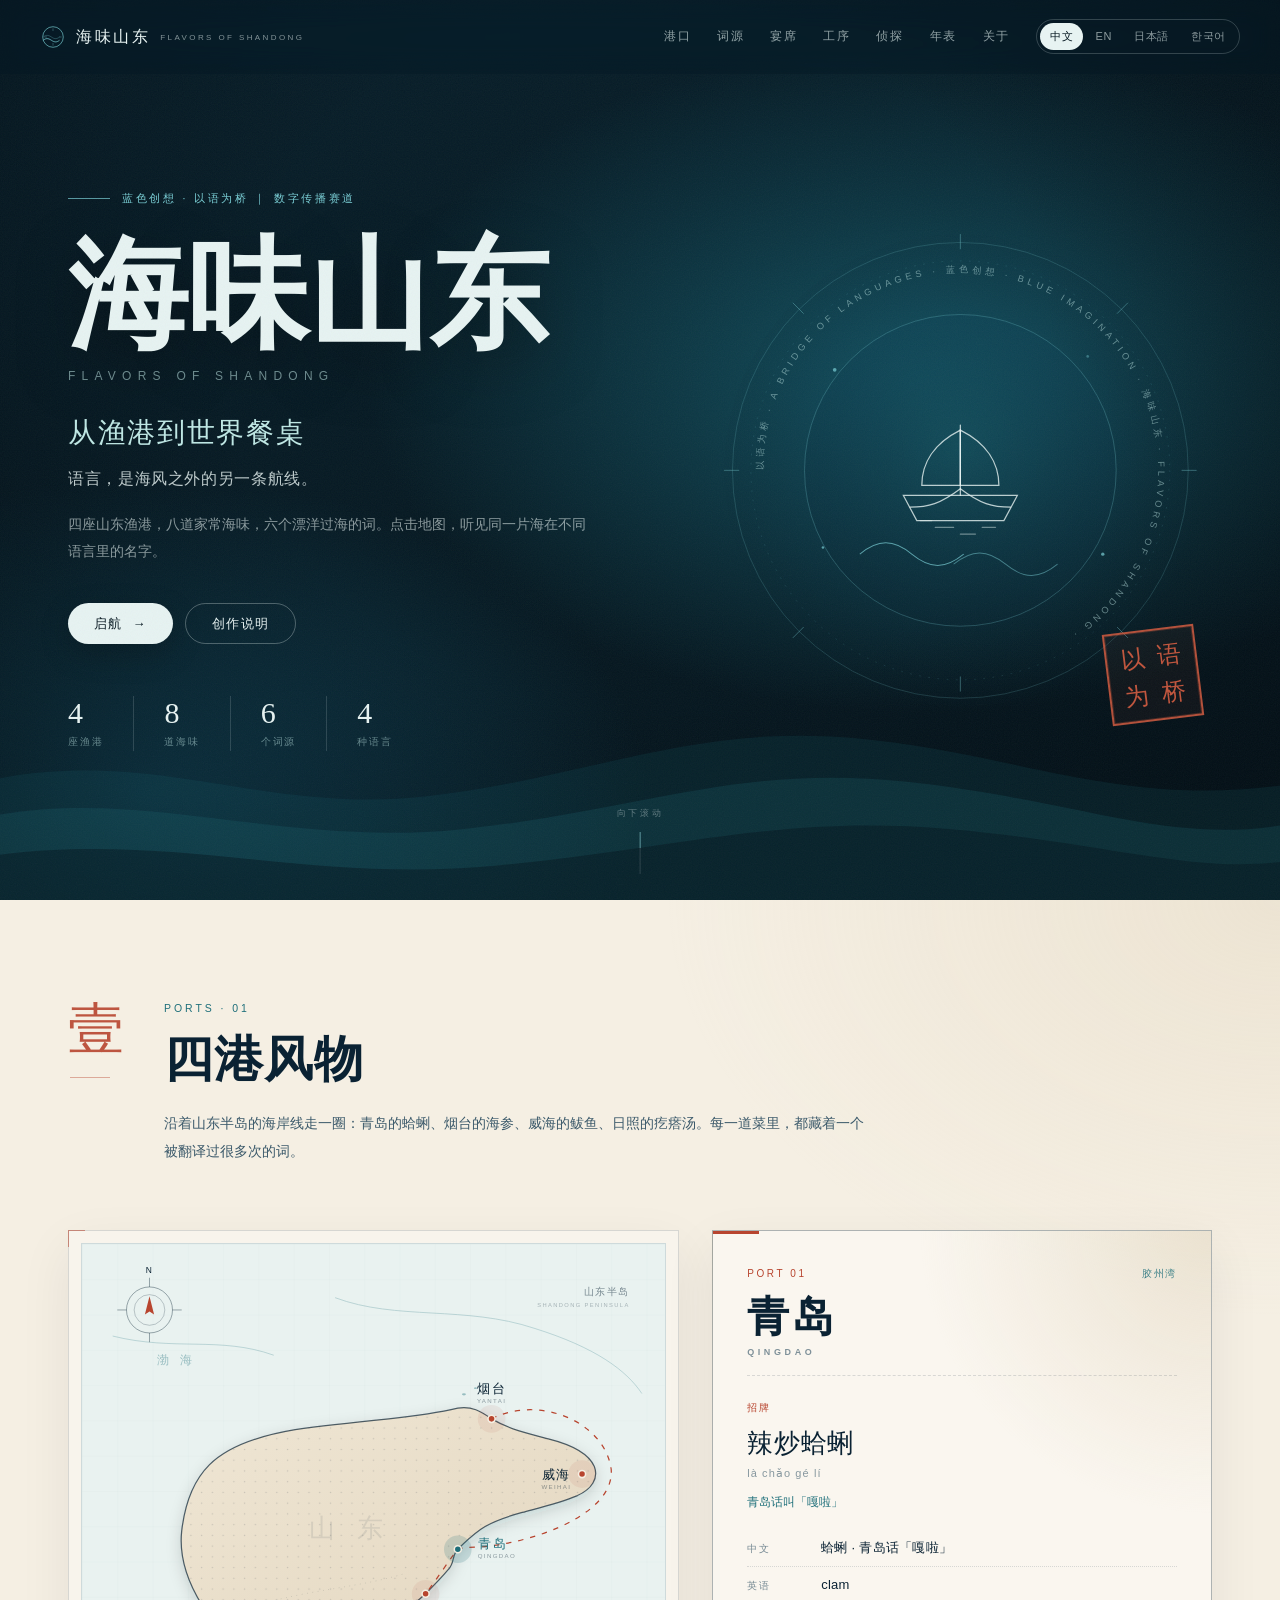
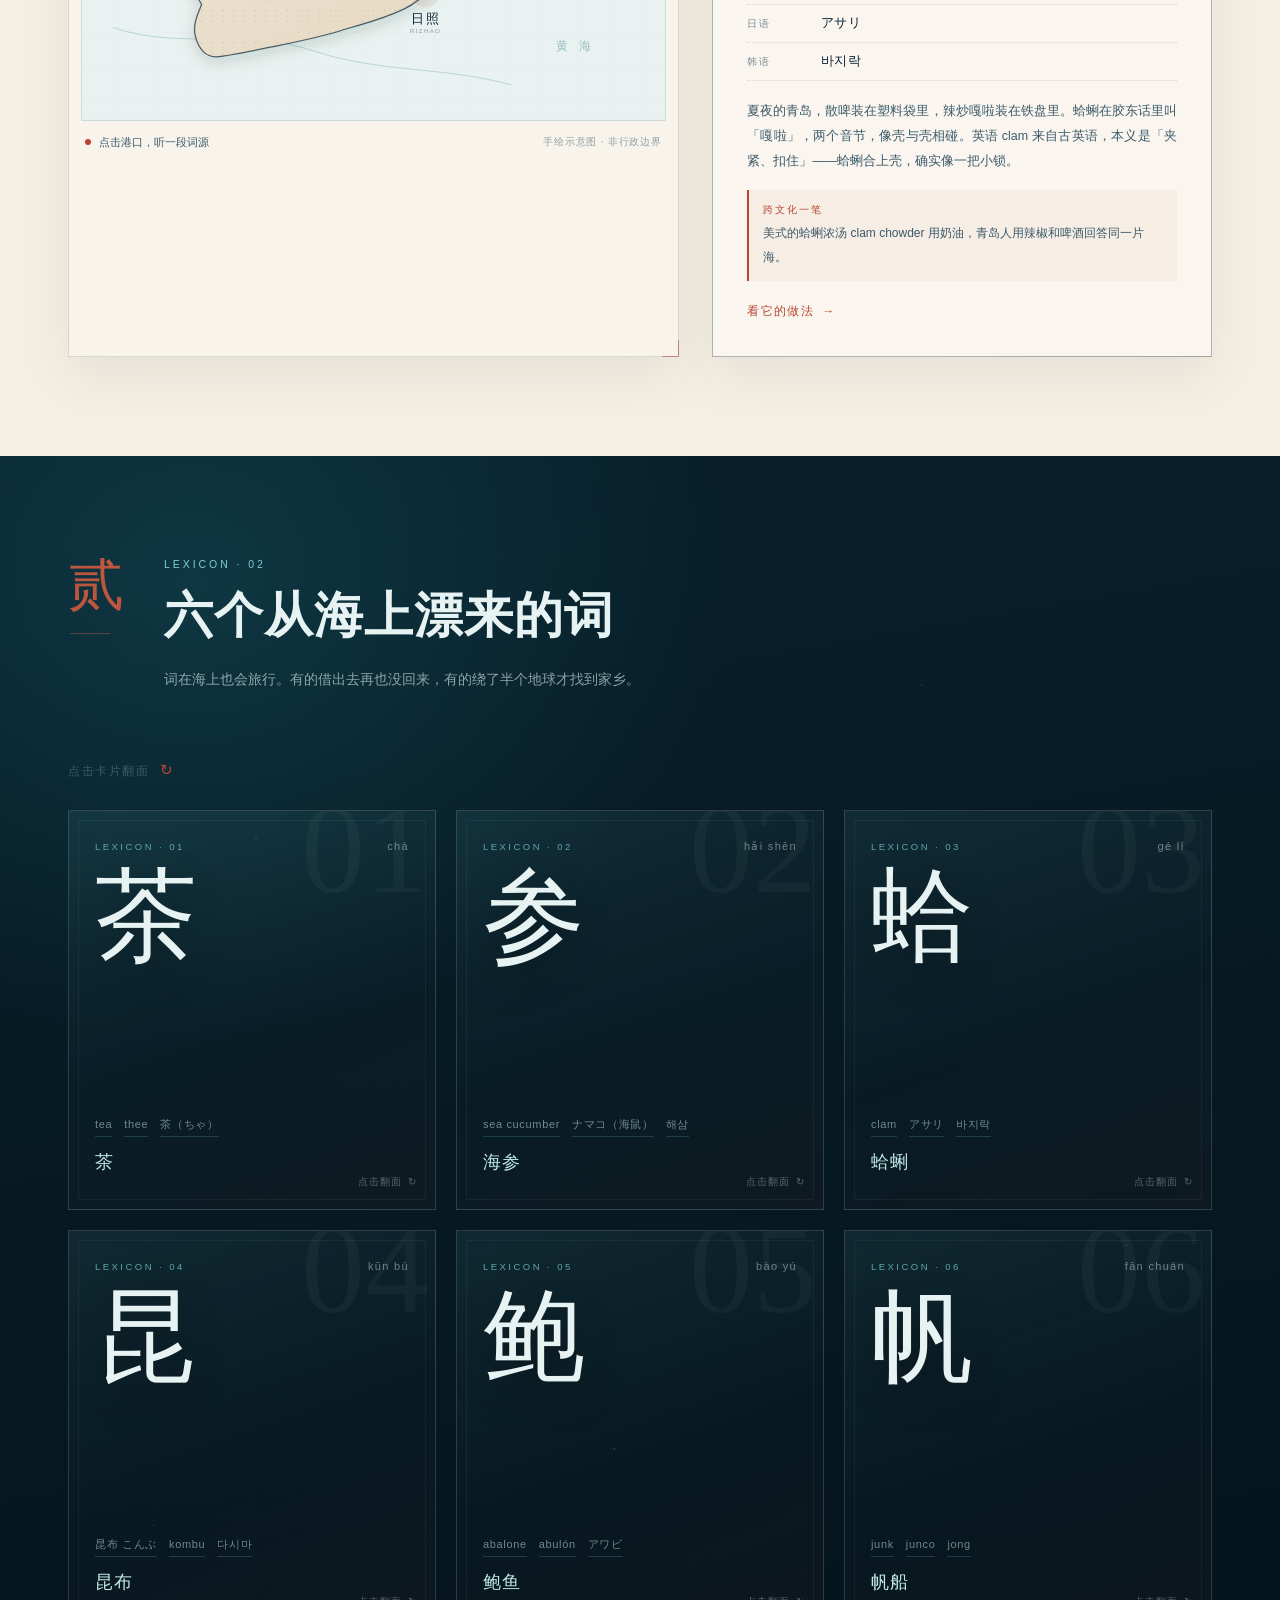
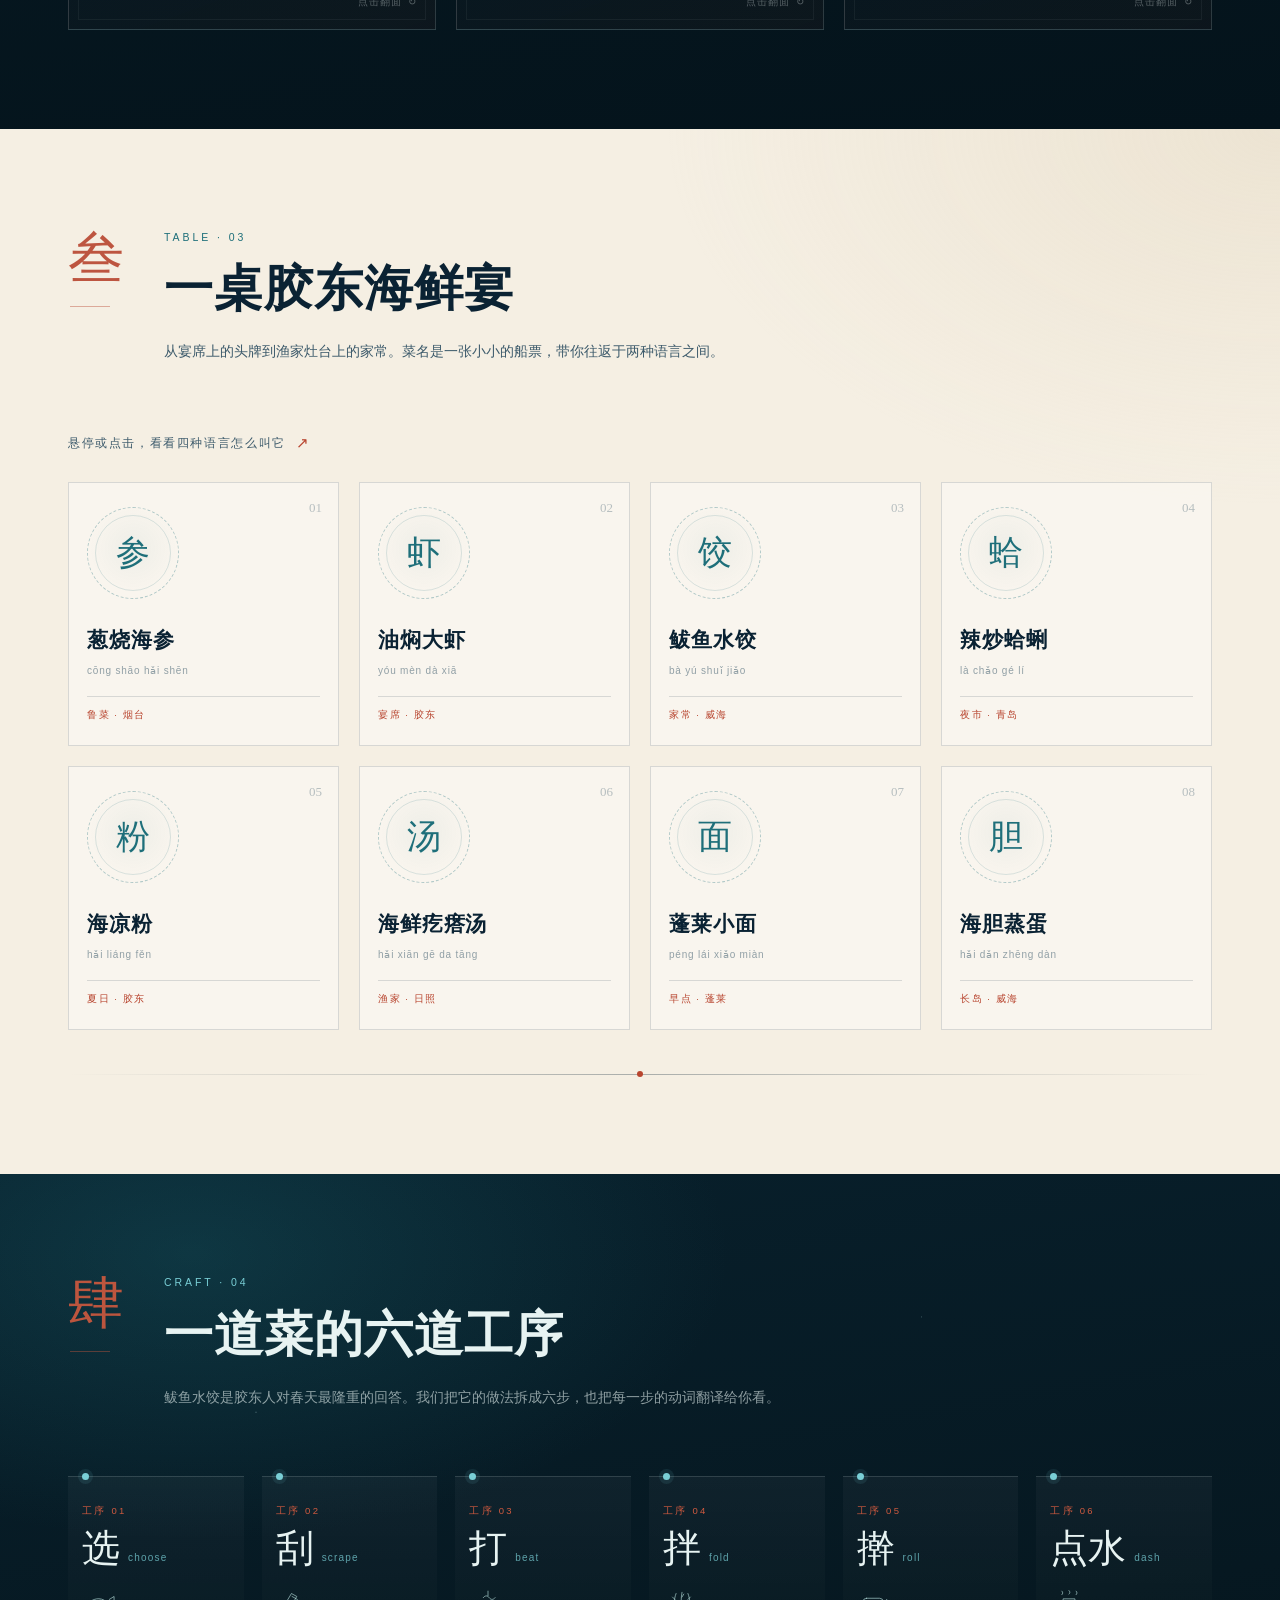
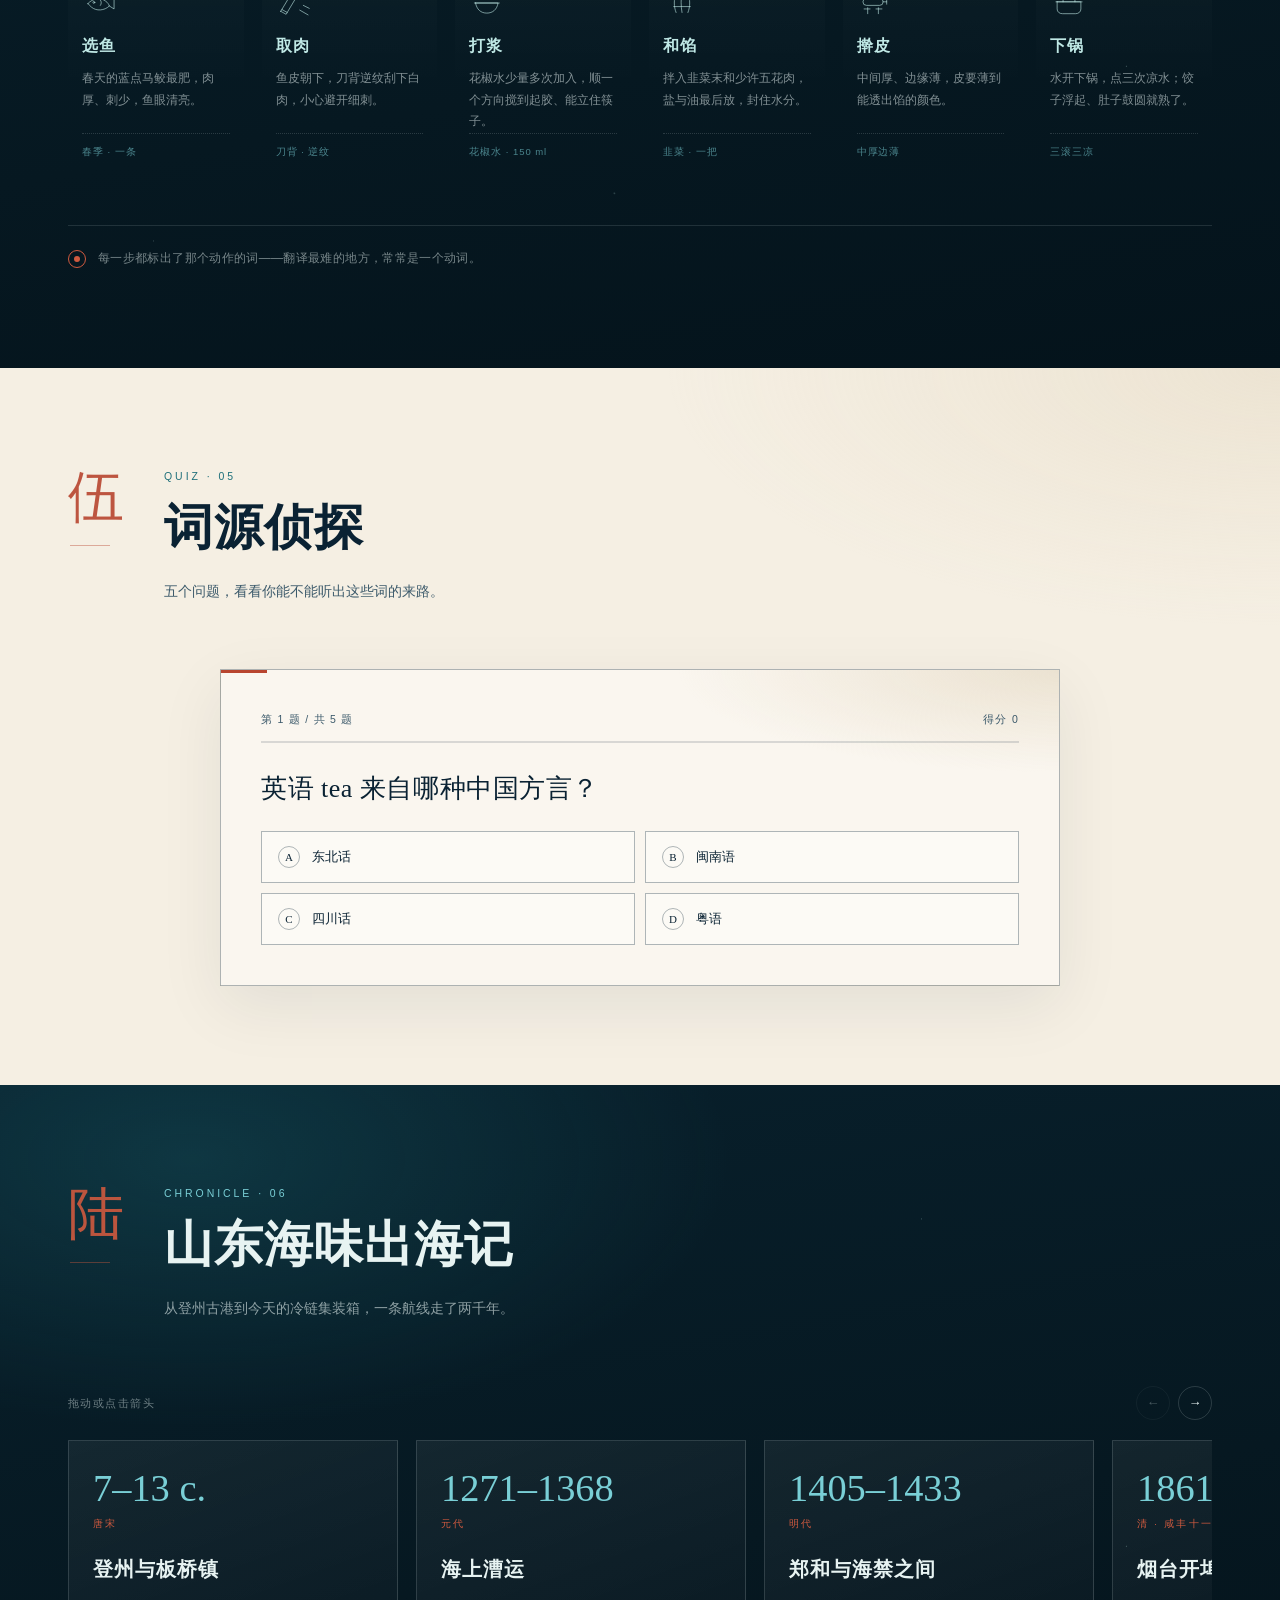
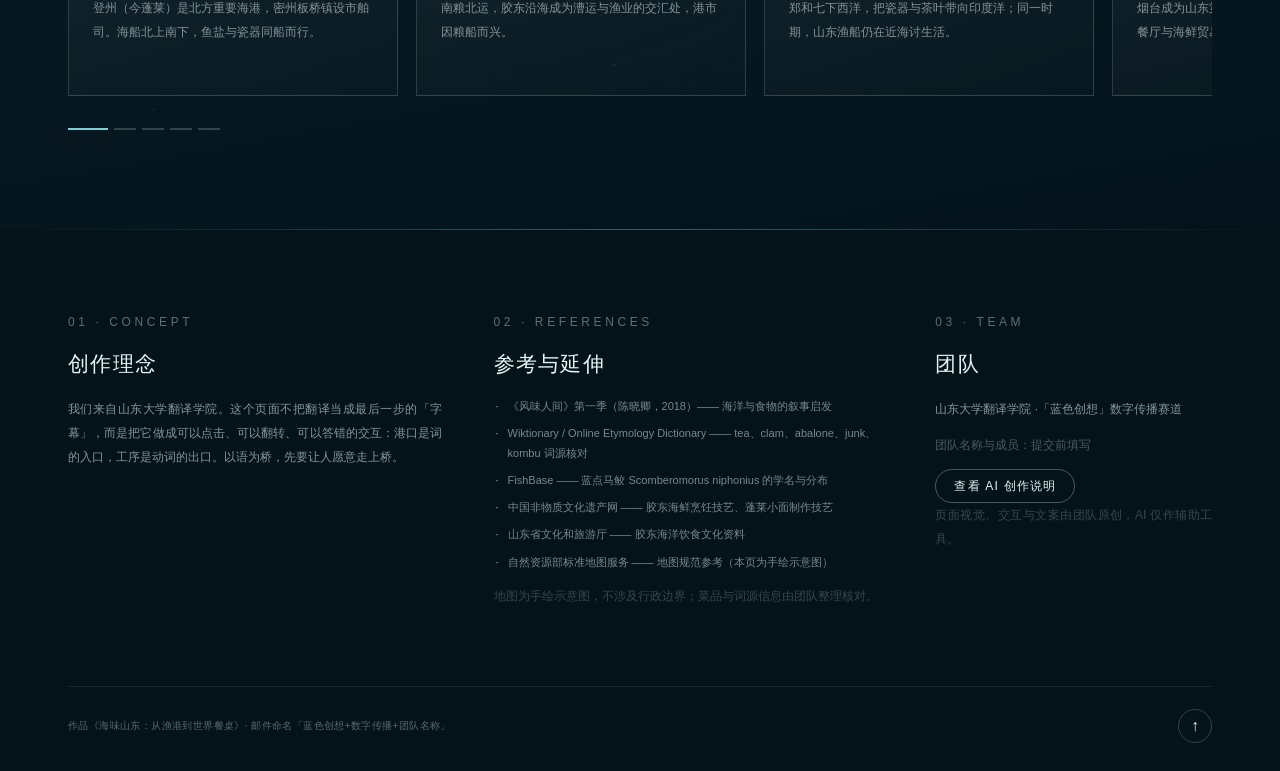
<file: backup/v1-scroll/index.html>
<!DOCTYPE html>
<html lang="zh">
<head>
<meta charset="UTF-8">
<meta name="viewport" content="width=device-width, initial-scale=1.0">
<title>海味山东：从渔港到世界餐桌 · 蓝色创想</title>
<meta name="description" content="海味山东：从渔港到世界餐桌——山东海洋饮食文化的多语种交互叙事。蓝色创想·以语为桥 数字传播赛道作品。">
<meta name="theme-color" content="#071b26">
<link rel="icon" href="data:image/svg+xml,%3Csvg xmlns='http://www.w3.org/2000/svg' viewBox='0 0 64 64'%3E%3Crect width='64' height='64' rx='14' fill='%23071b26'/%3E%3Ccircle cx='32' cy='30' r='17' fill='none' stroke='%2379cfd6' stroke-width='1.5'/%3E%3Cpath d='M12 40c6-5 12-5 20 0s14 5 20 0' fill='none' stroke='%23e7f3f2' stroke-width='1.6'/%3E%3Ctext x='32' y='37' font-size='18' text-anchor='middle' fill='%23e7f3f2' font-family='serif'%3E海%3C/text%3E%3C/svg%3E">
<link rel="stylesheet" href="css/base.css">
<link rel="stylesheet" href="css/sections.css">
</head>
<body>

<noscript>
  <div style="position:fixed;left:0;right:0;bottom:0;z-index:99999;padding:14px 20px;background:#0a2233;color:#e7f3f2;font:14px/1.6 sans-serif;text-align:center;">
    本作品含交互内容，请启用浏览器 JavaScript 后刷新页面。（海味山东 · 蓝色创想）
  </div>
</noscript>

<div class="grain" aria-hidden="true"></div>
<div class="progress"><i id="progressBar"></i></div>

<header class="nav" id="nav">
  <a class="nav-brand" href="#home" aria-label="海味山东">
    <svg class="nav-mark" viewBox="0 0 48 48" aria-hidden="true">
      <circle cx="24" cy="24" r="19" fill="none" stroke="currentColor" stroke-width="1.2"/>
      <path d="M6 30c5-4 9-4 15 0s10 4 15 0" fill="none" stroke="currentColor" stroke-width="1.4"/>
      <path d="M6 24c5-4 9-4 15 0s10 4 15 0" fill="none" stroke="currentColor" stroke-width="1" opacity=".55"/>
      <path d="M24 8v5M24 35v5M8 24h5M35 24h5" stroke="currentColor" stroke-width="1" opacity=".6"/>
    </svg>
    <span class="nav-brand-cn">海味山东</span>
    <span class="nav-brand-en">FLAVORS OF SHANDONG</span>
  </a>

  <nav class="nav-links" aria-label="章节导航">
    <a href="#ports" data-i18n="nav_ports"></a>
    <a href="#lexicon" data-i18n="nav_lex"></a>
    <a href="#banquet" data-i18n="nav_banquet"></a>
    <a href="#craft" data-i18n="nav_craft"></a>
    <a href="#quiz" data-i18n="nav_quiz"></a>
    <a href="#timeline" data-i18n="nav_time"></a>
    <a href="#about" data-i18n="nav_about"></a>
  </nav>

  <div class="lang" role="group" aria-label="Language">
    <button type="button" data-lang="zh" class="on">中文</button>
    <button type="button" data-lang="en">EN</button>
    <button type="button" data-lang="ja">日本語</button>
    <button type="button" data-lang="ko">한국어</button>
  </div>
</header>

<main>

  <!-- ============ 首屏 ============ -->
  <section class="hero" id="home">
    <div class="hero-waves" aria-hidden="true">
      <svg viewBox="0 0 1440 420" preserveAspectRatio="none">
        <path class="w w1" d="M0 250 C 180 210 300 300 480 275 C 660 250 780 175 960 195 C 1140 215 1260 290 1440 260 L1440 420 L0 420 Z"/>
        <path class="w w2" d="M0 300 C 170 265 320 345 520 320 C 720 295 830 230 1020 255 C 1210 280 1310 340 1440 315 L1440 420 L0 420 Z"/>
        <path class="w w3" d="M0 355 C 200 325 350 395 560 370 C 770 345 880 300 1070 320 C 1240 338 1340 380 1440 365 L1440 420 L0 420 Z"/>
      </svg>
    </div>

    <div class="hero-inner wrap">
      <div class="hero-copy">
        <p class="hero-eyebrow"><i></i><span data-i18n="hero_eyebrow"></span></p>
        <h1 class="hero-title">
          <span class="ht-cn">海味山东</span>
          <span class="ht-en">FLAVORS&nbsp;OF&nbsp;SHANDONG</span>
        </h1>
        <p class="hero-sub" data-i18n="hero_sub"></p>
        <p class="hero-tag" data-i18n="hero_tag"></p>
        <p class="hero-desc" data-i18n="hero_desc"></p>

        <div class="hero-actions">
          <a class="btn btn-primary" href="#ports"><span data-i18n="hero_btn1"></span><em>→</em></a>
          <button class="btn btn-ghost" type="button" data-open-ai><span data-i18n="hero_btn2"></span></button>
        </div>

        <ul class="hero-stats">
          <li><b>4</b><span data-i18n="hero_stat_1"></span></li>
          <li><b>8</b><span data-i18n="hero_stat_2"></span></li>
          <li><b>6</b><span data-i18n="hero_stat_3"></span></li>
          <li><b>4</b><span data-i18n="hero_stat_4"></span></li>
        </ul>
      </div>

      <div class="hero-art" aria-hidden="true">
        <svg class="compass" viewBox="0 0 600 600">
          <defs>
            <path id="circlePath" d="M300,300 m-236,0 a236,236 0 1,1 472,0 a236,236 0 1,1 -472,0"/>
            <radialGradient id="seaGlow" cx="50%" cy="45%" r="60%">
              <stop offset="0%" stop-color="#1d6f7a" stop-opacity=".55"/>
              <stop offset="60%" stop-color="#0d3a4c" stop-opacity=".18"/>
              <stop offset="100%" stop-color="#071b26" stop-opacity="0"/>
            </radialGradient>
            <linearGradient id="innerSea" x1="0" y1="0" x2="0" y2="1">
              <stop offset="0%" stop-color="#0e4457"/>
              <stop offset="100%" stop-color="#082430"/>
            </linearGradient>
          </defs>

          <circle cx="300" cy="300" r="282" fill="url(#seaGlow)"/>
          <circle cx="300" cy="300" r="272" class="ring ring-a"/>
          <circle cx="300" cy="300" r="250" class="ring ring-b"/>
          <circle cx="300" cy="300" r="186" fill="url(#innerSea)" opacity=".45"/>
          <circle cx="300" cy="300" r="186" class="ring ring-c"/>

          <!-- 刻度 -->
          <g class="ticks" stroke="currentColor">
            <line x1="300" y1="18" x2="300" y2="36"/>
            <line x1="300" y1="564" x2="300" y2="546"/>
            <line x1="18" y1="300" x2="36" y2="300"/>
            <line x1="564" y1="300" x2="582" y2="300"/>
            <line x1="100" y1="100" x2="113" y2="113"/>
            <line x1="500" y1="100" x2="487" y2="113"/>
            <line x1="100" y1="500" x2="113" y2="487"/>
            <line x1="500" y1="500" x2="487" y2="487"/>
          </g>

          <text class="ring-text">
            <textPath href="#circlePath" startOffset="0">以语为桥 · A BRIDGE OF LANGUAGES · 蓝色创想 · BLUE IMAGINATION · 海味山东 · FLAVORS OF SHANDONG · </textPath>
          </text>

          <!-- 中央：帆船与浪 -->
          <g class="art-boat" fill="none" stroke="currentColor" stroke-width="1.5" stroke-linecap="round">
            <path d="M232 330 l136 0 l-16 30 l-104 0 z"/>
            <path d="M300 330 V246"/>
            <path d="M300 252 C 268 268 254 292 254 318 L300 318 Z"/>
            <path d="M300 252 C 332 268 346 292 346 318 L300 318 Z"/>
            <path d="M300 322 C 276 340 262 344 240 344"/>
            <path d="M300 322 C 324 340 338 344 360 344"/>
            <path d="M252 360 l14 0 M270 368 l22 0 M300 376 l18 0 M326 368 l16 0" opacity=".55"/>
          </g>
          <g class="art-waves" fill="none" stroke="currentColor" stroke-width="1.2" opacity=".8">
            <path d="M180 400 c 22 -18 40 -18 62 0 s 40 18 62 0"/>
            <path d="M292 412 c 22 -18 40 -18 62 0 s 40 18 62 0" opacity=".7"/>
          </g>

          <g class="art-star">
            <circle cx="150" cy="180" r="2.2"/>
            <circle cx="452" cy="164" r="1.6"/>
            <circle cx="470" cy="400" r="2"/>
            <circle cx="136" cy="392" r="1.5"/>
          </g>
        </svg>

        <div class="seal" aria-hidden="true">
          <span>以</span><span>语</span><span>为</span><span>桥</span>
        </div>
      </div>
    </div>

    <div class="hero-scroll">
      <span data-i18n="scroll_hint"></span>
      <i></i>
    </div>
  </section>

  <!-- ============ 壹 · 港口 ============ -->
  <section class="section sec-paper" id="ports">
    <div class="wrap">
      <header class="sec-head reveal">
        <div class="sec-no">壹</div>
        <div class="sec-kicker" data-i18n="s1_kicker"></div>
        <h2 class="sec-title" data-i18n="s1_title"></h2>
        <p class="sec-lead" data-i18n="s1_lead"></p>
      </header>

      <div class="port-layout">
        <div class="map-card reveal">
          <div class="map-frame">
            <svg class="map" viewBox="0 0 760 620" role="img" aria-label="山东半岛手绘示意图">
              <defs>
                <pattern id="dots" width="14" height="14" patternUnits="userSpaceOnUse">
                  <circle cx="2" cy="2" r="1" fill="#0a2233" opacity=".16"/>
                </pattern>
                <pattern id="seaGrid" width="46" height="46" patternUnits="userSpaceOnUse">
                  <path d="M46 0 H0 V46" fill="none" stroke="#0a2233" stroke-width=".5" opacity=".08"/>
                </pattern>
                <linearGradient id="landFill" x1="0" y1="0" x2="1" y2="1">
                  <stop offset="0%" stop-color="#efe6d4"/>
                  <stop offset="100%" stop-color="#e3d6bf"/>
                </linearGradient>
                <filter id="softShadow">
                  <feDropShadow dx="0" dy="6" stdDeviation="10" flood-color="#0a2233" flood-opacity=".16"/>
                </filter>
              </defs>

              <rect width="760" height="620" fill="#e9f2f0"/>
              <rect width="760" height="620" fill="url(#seaGrid)"/>

              <!-- 海流线 -->
              <g class="sea-currents" fill="none" stroke="#1e6f7a" stroke-width="1" opacity=".3">
                <path d="M40 500 C 130 530 210 500 300 530 C 390 560 470 550 560 575"/>
                <path d="M330 70 C 410 100 500 80 590 110 C 670 135 710 165 730 195"/>
                <path d="M40 120 C 120 140 180 120 250 145"/>
              </g>

              <!-- 海域名 -->
              <text x="98" y="156" class="sea-label">渤 海</text>
              <text x="618" y="530" class="sea-label">黄 海</text>
              <text x="714" y="66" class="map-title" text-anchor="end">山东半岛</text>
              <text x="714" y="82" class="map-title-en" text-anchor="end">SHANDONG PENINSULA</text>

              <!-- 庙岛群岛 -->
              <g fill="#1e6f7a" opacity=".4">
                <ellipse cx="498" cy="196" rx="2.6" ry="1.5"/>
                <ellipse cx="513" cy="188" rx="1.9" ry="1.2"/>
                <ellipse cx="526" cy="183" rx="1.4" ry=".9"/>
              </g>

              <!-- 陆地 -->
              <path class="land" d="M156 470
                C140 444 126 410 130 374
                C134 340 146 308 166 288
                C190 264 230 250 278 242
                C320 236 360 232 400 228
                C436 224 464 220 490 214
                C508 211 520 218 534 228
                C558 242 584 248 608 254
                C636 261 660 272 668 290
                C674 306 664 320 646 328
                C622 338 596 344 574 350
                C552 356 534 362 520 372
                C506 382 498 390 490 398
                C482 406 486 416 478 424
                C468 436 458 446 448 456
                C436 468 422 476 406 482
                C386 490 366 496 344 502
                C314 512 284 518 254 524
                C224 530 196 536 178 538
                C162 540 152 528 148 512
                C144 498 150 484 156 470 Z"
                fill="url(#landFill)" filter="url(#softShadow)"/>
              <path class="land-dots" d="M156 470
                C140 444 126 410 130 374
                C134 340 146 308 166 288
                C190 264 230 250 278 242
                C320 236 360 232 400 228
                C436 224 464 220 490 214
                C508 211 520 218 534 228
                C558 242 584 248 608 254
                C636 261 660 272 668 290
                C674 306 664 320 646 328
                C622 338 596 344 574 350
                C552 356 534 362 520 372
                C506 382 498 390 490 398
                C482 406 486 416 478 424
                C468 436 458 446 448 456
                C436 468 422 476 406 482
                C386 490 366 496 344 502
                C314 512 284 518 254 524
                C224 530 196 536 178 538
                C162 540 152 528 148 512
                C144 498 150 484 156 470 Z"
                fill="url(#dots)"/>
              <path class="land-coast" d="M156 470
                C140 444 126 410 130 374
                C134 340 146 308 166 288
                C190 264 230 250 278 242
                C320 236 360 232 400 228
                C436 224 464 220 490 214
                C508 211 520 218 534 228
                C558 242 584 248 608 254
                C636 261 660 272 668 290
                C674 306 664 320 646 328
                C622 338 596 344 574 350
                C552 356 534 362 520 372
                C506 382 498 390 490 398
                C482 406 486 416 478 424
                C468 436 458 446 448 456
                C436 468 422 476 406 482
                C386 490 366 496 344 502
                C314 512 284 518 254 524
                C224 530 196 536 178 538
                C162 540 152 528 148 512
                C144 498 150 484 156 470 Z"
                fill="none" stroke="#0a2233" stroke-width="1.6" stroke-opacity=".7"/>
              <path class="land-ridge" d="M232 470 C 300 450 360 448 420 430" fill="none" stroke="#0a2233" stroke-width=".8" stroke-dasharray="1 6" opacity=".25"/>
              <text x="296" y="382" class="land-label">山 东</text>

              <!-- 航线 -->
              <path id="seaRoute" class="route" d="M534 228
                C 596 196 682 232 690 294
                C 694 344 616 380 544 392
                C 514 397 500 394 490 398
                C 480 410 462 438 448 456"
                fill="none" stroke="#b8452f" stroke-width="1.6" stroke-dasharray="7 9"/>

              <!-- 罗盘 -->
              <g class="map-compass" transform="translate(88,86)" fill="none" stroke="#0a2233" stroke-width="1">
                <circle r="30" opacity=".5"/>
                <circle r="20" opacity=".3"/>
                <path d="M0 -30 V-42 M0 30 V42 M-30 0 H-42 M30 0 H42" opacity=".5"/>
                <path d="M0 -18 L6 6 L0 2 L-6 6 Z" fill="#b8452f" stroke="none"/>
                <text x="0" y="-48" text-anchor="middle" font-size="11" fill="#0a2233" stroke="none" letter-spacing="2">N</text>
              </g>

              <!-- 港口由 JS 渲染 -->
              <g id="portLayer"></g>
            </svg>
          </div>

          <div class="map-meta">
            <p class="map-hint"><i class="dot"></i><span data-i18n="map_hint"></span></p>
            <p class="map-disclaimer" data-i18n="map_disclaimer"></p>
          </div>
        </div>

        <aside class="port-panel" id="portPanel" aria-live="polite"></aside>
      </div>
    </div>
  </section>

  <!-- ============ 贰 · 词源 ============ -->
  <section class="section sec-dark" id="lexicon">
    <div class="wrap">
      <header class="sec-head reveal">
        <div class="sec-no">贰</div>
        <div class="sec-kicker" data-i18n="s2_kicker"></div>
        <h2 class="sec-title" data-i18n="s2_title"></h2>
        <p class="sec-lead" data-i18n="s2_lead"></p>
      </header>
      <p class="hint-line reveal"><span data-i18n="lex_hint"></span><i>↻</i></p>
      <div class="lex-grid" id="lexGrid"></div>
    </div>
  </section>

  <!-- ============ 叁 · 宴席 ============ -->
  <section class="section sec-paper" id="banquet">
    <div class="wrap">
      <header class="sec-head reveal">
        <div class="sec-no">叁</div>
        <div class="sec-kicker" data-i18n="s3_kicker"></div>
        <h2 class="sec-title" data-i18n="s3_title"></h2>
        <p class="sec-lead" data-i18n="s3_lead"></p>
      </header>
      <p class="hint-line reveal"><span data-i18n="banquet_hint"></span><i>↗</i></p>
      <div class="dish-grid" id="dishGrid"></div>
      <div class="table-line" aria-hidden="true"><span></span></div>
    </div>
  </section>

  <!-- ============ 肆 · 工序 ============ -->
  <section class="section sec-dark sec-craft" id="craft">
    <div class="wrap">
      <header class="sec-head reveal">
        <div class="sec-no">肆</div>
        <div class="sec-kicker" data-i18n="s4_kicker"></div>
        <h2 class="sec-title" data-i18n="s4_title"></h2>
        <p class="sec-lead" data-i18n="s4_lead"></p>
      </header>

      <div class="craft-rail">
        <div class="rail-line" aria-hidden="true"><i></i></div>
        <div class="craft-grid" id="craftGrid"></div>
      </div>
      <p class="craft-note reveal"><i></i><span data-i18n="craft_note"></span></p>
    </div>
  </section>

  <!-- ============ 伍 · 词源侦探 ============ -->
  <section class="section sec-paper" id="quiz">
    <div class="wrap">
      <header class="sec-head reveal">
        <div class="sec-no">伍</div>
        <div class="sec-kicker" data-i18n="s5_kicker"></div>
        <h2 class="sec-title" data-i18n="s5_title"></h2>
        <p class="sec-lead" data-i18n="s5_lead"></p>
      </header>
      <div class="quiz-shell reveal">
        <div class="quiz-box" id="quizBox"></div>
      </div>
    </div>
  </section>

  <!-- ============ 陆 · 年表 ============ -->
  <section class="section sec-dark" id="timeline">
    <div class="wrap">
      <header class="sec-head reveal">
        <div class="sec-no">陆</div>
        <div class="sec-kicker" data-i18n="s6_kicker"></div>
        <h2 class="sec-title" data-i18n="s6_title"></h2>
        <p class="sec-lead" data-i18n="s6_lead"></p>
      </header>

      <div class="time-head reveal">
        <p class="time-hint"><span data-i18n="time_drag"></span></p>
        <div class="time-nav">
          <button type="button" id="timePrev" aria-label="上一页">←</button>
          <button type="button" id="timeNext" aria-label="下一页">→</button>
        </div>
      </div>

      <div class="time-track" id="timeTrack" tabindex="0"></div>
      <div class="time-dots" id="timeDots"></div>
    </div>
  </section>

</main>

<!-- ============ 尾页 ============ -->
<footer class="footer" id="about">
  <div class="wrap">
    <div class="footer-grid">
      <div class="reveal">
        <p class="footer-kicker">01 · CONCEPT</p>
        <h3 data-i18n="about_concept_title"></h3>
        <p data-i18n="about_concept"></p>
      </div>
      <div class="reveal">
        <p class="footer-kicker">02 · REFERENCES</p>
        <h3 data-i18n="about_ref_title"></h3>
        <ul class="refs" id="refList"></ul>
        <p class="tiny" data-i18n="about_ref_note"></p>
      </div>
      <div class="reveal">
        <p class="footer-kicker">03 · TEAM</p>
        <h3 data-i18n="about_team_title"></h3>
        <p data-i18n="about_team"></p>
        <p class="muted" data-i18n="about_team2"></p>
        <button class="btn btn-ghost btn-small" type="button" data-open-ai>
          <span data-i18n="about_ai_btn"></span>
        </button>
        <p class="tiny" data-i18n="about_ai_note"></p>
      </div>
    </div>

    <div class="footer-bar">
      <span class="footer-note" data-i18n="footer_note"></span>
      <button class="to-top" type="button" id="toTop" aria-label="回到顶部">↑</button>
    </div>
  </div>
</footer>

<!-- ============ AI 说明 ============ -->
<div class="modal" id="aiModal" aria-hidden="true">
  <div class="modal-backdrop" data-close-ai></div>
  <div class="modal-card" role="dialog" aria-modal="true" aria-labelledby="aiTitle">
    <button class="modal-x" type="button" data-close-ai aria-label="关闭">×</button>
    <p class="modal-kicker">AI · CREATION NOTE</p>
    <h2 id="aiTitle" data-i18n="ai_title"></h2>
    <p class="modal-note" data-i18n="ai_note"></p>
    <div class="modal-body" id="aiBody"></div>
    <button class="btn btn-primary btn-block" type="button" data-close-ai>
      <span data-i18n="ai_close"></span>
    </button>
  </div>
</div>

<script src="js/i18n.js"></script>
<script src="js/data.js"></script>
<script src="js/main.js"></script>
</body>
</html>
</file>
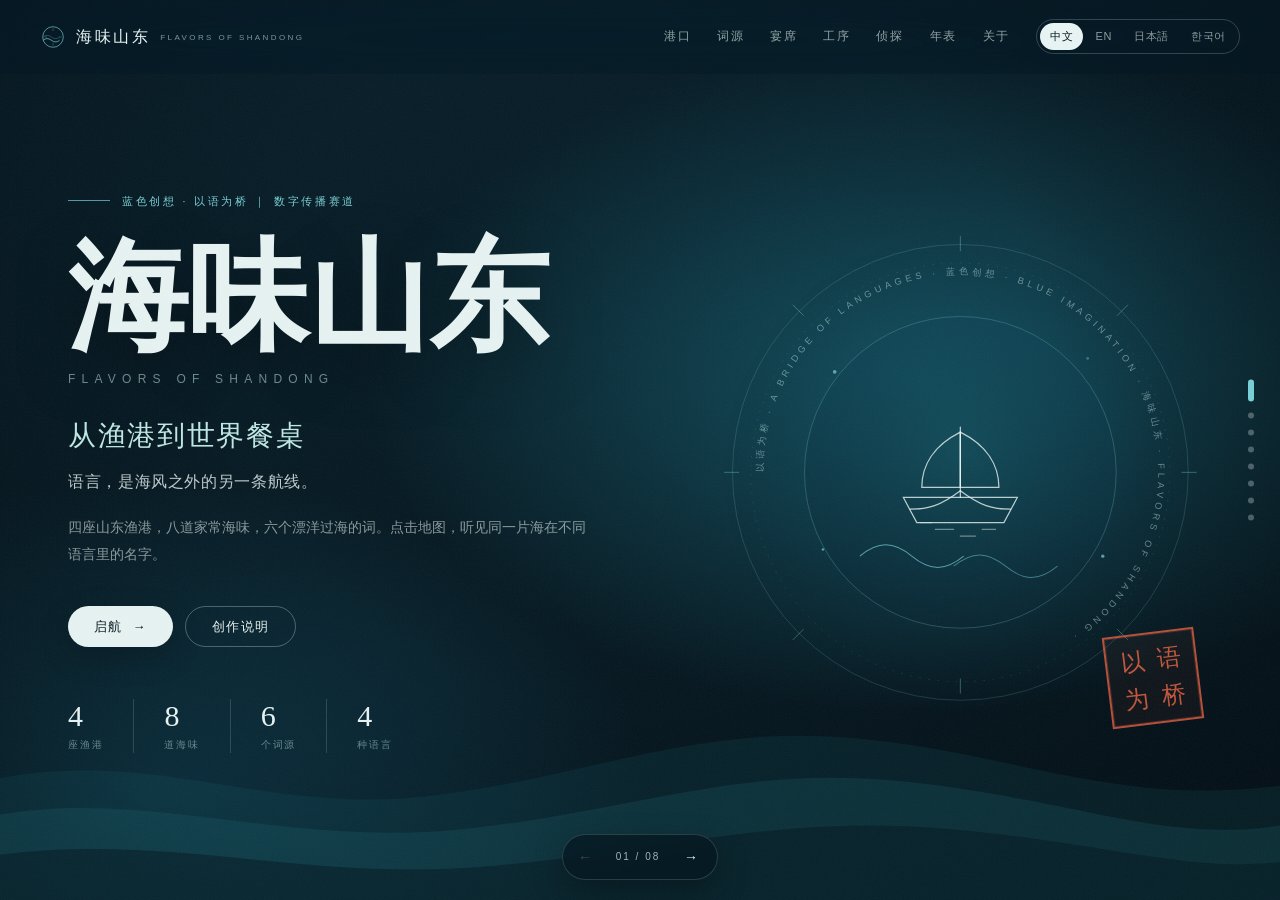
<file: backup/v2-deck/index.html>
<!DOCTYPE html>
<html lang="zh">
<head>
<meta charset="UTF-8">
<meta name="viewport" content="width=device-width, initial-scale=1.0">
<title>海味山东：从渔港到世界餐桌 · 蓝色创想</title>
<meta name="description" content="海味山东：从渔港到世界餐桌——山东海洋饮食文化的多语种交互叙事。蓝色创想·以语为桥 数字传播赛道作品。">
<meta name="theme-color" content="#071b26">
<link rel="icon" href="data:image/svg+xml,%3Csvg xmlns='http://www.w3.org/2000/svg' viewBox='0 0 64 64'%3E%3Crect width='64' height='64' rx='14' fill='%23071b26'/%3E%3Ccircle cx='32' cy='30' r='17' fill='none' stroke='%2379cfd6' stroke-width='1.5'/%3E%3Cpath d='M12 40c6-5 12-5 20 0s14 5 20 0' fill='none' stroke='%23e7f3f2' stroke-width='1.6'/%3E%3Ctext x='32' y='37' font-size='18' text-anchor='middle' fill='%23e7f3f2' font-family='serif'%3E海%3C/text%3E%3C/svg%3E">
<link rel="stylesheet" href="css/base.css">
<link rel="stylesheet" href="css/sections.css">
<link rel="stylesheet" href="css/deck.css">
</head>
<body class="deck">

<noscript>
  <div style="position:fixed;left:0;right:0;bottom:0;z-index:99999;padding:14px 20px;background:#0a2233;color:#e7f3f2;font:14px/1.6 sans-serif;text-align:center;">
    本作品含交互内容，请启用浏览器 JavaScript 后刷新页面。（海味山东 · 蓝色创想）
  </div>
</noscript>

<div class="grain" aria-hidden="true"></div>
<div class="progress"><i id="progressBar"></i></div>

<header class="nav" id="nav">
  <a class="nav-brand" href="#home" aria-label="海味山东">
    <svg class="nav-mark" viewBox="0 0 48 48" aria-hidden="true">
      <circle cx="24" cy="24" r="19" fill="none" stroke="currentColor" stroke-width="1.2"/>
      <path d="M6 30c5-4 9-4 15 0s10 4 15 0" fill="none" stroke="currentColor" stroke-width="1.4"/>
      <path d="M6 24c5-4 9-4 15 0s10 4 15 0" fill="none" stroke="currentColor" stroke-width="1" opacity=".55"/>
      <path d="M24 8v5M24 35v5M8 24h5M35 24h5" stroke="currentColor" stroke-width="1" opacity=".6"/>
    </svg>
    <span class="nav-brand-cn">海味山东</span>
    <span class="nav-brand-en">FLAVORS OF SHANDONG</span>
  </a>

  <nav class="nav-links" aria-label="章节导航">
    <a href="#ports" data-i18n="nav_ports"></a>
    <a href="#lexicon" data-i18n="nav_lex"></a>
    <a href="#banquet" data-i18n="nav_banquet"></a>
    <a href="#craft" data-i18n="nav_craft"></a>
    <a href="#quiz" data-i18n="nav_quiz"></a>
    <a href="#timeline" data-i18n="nav_time"></a>
    <a href="#about" data-i18n="nav_about"></a>
  </nav>

  <div class="lang" role="group" aria-label="Language">
    <button type="button" data-lang="zh" class="on">中文</button>
    <button type="button" data-lang="en">EN</button>
    <button type="button" data-lang="ja">日本語</button>
    <button type="button" data-lang="ko">한국어</button>
  </div>
</header>

<div class="deck" id="deck">
<main>

  <!-- ============ 首屏 ============ -->
  <section class="hero" id="home">
    <div class="hero-waves" aria-hidden="true">
      <svg viewBox="0 0 1440 420" preserveAspectRatio="none">
        <path class="w w1" d="M0 250 C 180 210 300 300 480 275 C 660 250 780 175 960 195 C 1140 215 1260 290 1440 260 L1440 420 L0 420 Z"/>
        <path class="w w2" d="M0 300 C 170 265 320 345 520 320 C 720 295 830 230 1020 255 C 1210 280 1310 340 1440 315 L1440 420 L0 420 Z"/>
        <path class="w w3" d="M0 355 C 200 325 350 395 560 370 C 770 345 880 300 1070 320 C 1240 338 1340 380 1440 365 L1440 420 L0 420 Z"/>
      </svg>
    </div>

    <div class="hero-inner wrap">
      <div class="hero-copy">
        <p class="hero-eyebrow"><i></i><span data-i18n="hero_eyebrow"></span></p>
        <h1 class="hero-title">
          <span class="ht-cn">海味山东</span>
          <span class="ht-en">FLAVORS&nbsp;OF&nbsp;SHANDONG</span>
        </h1>
        <p class="hero-sub" data-i18n="hero_sub"></p>
        <p class="hero-tag" data-i18n="hero_tag"></p>
        <p class="hero-desc" data-i18n="hero_desc"></p>

        <div class="hero-actions">
          <a class="btn btn-primary" href="#ports"><span data-i18n="hero_btn1"></span><em>→</em></a>
          <button class="btn btn-ghost" type="button" data-open-ai><span data-i18n="hero_btn2"></span></button>
        </div>

        <ul class="hero-stats">
          <li><b>4</b><span data-i18n="hero_stat_1"></span></li>
          <li><b>8</b><span data-i18n="hero_stat_2"></span></li>
          <li><b>6</b><span data-i18n="hero_stat_3"></span></li>
          <li><b>4</b><span data-i18n="hero_stat_4"></span></li>
        </ul>
      </div>

      <div class="hero-art" aria-hidden="true">
        <svg class="compass" viewBox="0 0 600 600">
          <defs>
            <path id="circlePath" d="M300,300 m-236,0 a236,236 0 1,1 472,0 a236,236 0 1,1 -472,0"/>
            <radialGradient id="seaGlow" cx="50%" cy="45%" r="60%">
              <stop offset="0%" stop-color="#1d6f7a" stop-opacity=".55"/>
              <stop offset="60%" stop-color="#0d3a4c" stop-opacity=".18"/>
              <stop offset="100%" stop-color="#071b26" stop-opacity="0"/>
            </radialGradient>
            <linearGradient id="innerSea" x1="0" y1="0" x2="0" y2="1">
              <stop offset="0%" stop-color="#0e4457"/>
              <stop offset="100%" stop-color="#082430"/>
            </linearGradient>
          </defs>

          <circle cx="300" cy="300" r="282" fill="url(#seaGlow)"/>
          <circle cx="300" cy="300" r="272" class="ring ring-a"/>
          <circle cx="300" cy="300" r="250" class="ring ring-b"/>
          <circle cx="300" cy="300" r="186" fill="url(#innerSea)" opacity=".45"/>
          <circle cx="300" cy="300" r="186" class="ring ring-c"/>

          <!-- 刻度 -->
          <g class="ticks" stroke="currentColor">
            <line x1="300" y1="18" x2="300" y2="36"/>
            <line x1="300" y1="564" x2="300" y2="546"/>
            <line x1="18" y1="300" x2="36" y2="300"/>
            <line x1="564" y1="300" x2="582" y2="300"/>
            <line x1="100" y1="100" x2="113" y2="113"/>
            <line x1="500" y1="100" x2="487" y2="113"/>
            <line x1="100" y1="500" x2="113" y2="487"/>
            <line x1="500" y1="500" x2="487" y2="487"/>
          </g>

          <text class="ring-text">
            <textPath href="#circlePath" startOffset="0">以语为桥 · A BRIDGE OF LANGUAGES · 蓝色创想 · BLUE IMAGINATION · 海味山东 · FLAVORS OF SHANDONG · </textPath>
          </text>

          <!-- 中央：帆船与浪 -->
          <g class="art-boat" fill="none" stroke="currentColor" stroke-width="1.5" stroke-linecap="round">
            <path d="M232 330 l136 0 l-16 30 l-104 0 z"/>
            <path d="M300 330 V246"/>
            <path d="M300 252 C 268 268 254 292 254 318 L300 318 Z"/>
            <path d="M300 252 C 332 268 346 292 346 318 L300 318 Z"/>
            <path d="M300 322 C 276 340 262 344 240 344"/>
            <path d="M300 322 C 324 340 338 344 360 344"/>
            <path d="M252 360 l14 0 M270 368 l22 0 M300 376 l18 0 M326 368 l16 0" opacity=".55"/>
          </g>
          <g class="art-waves" fill="none" stroke="currentColor" stroke-width="1.2" opacity=".8">
            <path d="M180 400 c 22 -18 40 -18 62 0 s 40 18 62 0"/>
            <path d="M292 412 c 22 -18 40 -18 62 0 s 40 18 62 0" opacity=".7"/>
          </g>

          <g class="art-star">
            <circle cx="150" cy="180" r="2.2"/>
            <circle cx="452" cy="164" r="1.6"/>
            <circle cx="470" cy="400" r="2"/>
            <circle cx="136" cy="392" r="1.5"/>
          </g>
        </svg>

        <div class="seal" aria-hidden="true">
          <span>以</span><span>语</span><span>为</span><span>桥</span>
        </div>
      </div>
    </div>

    <div class="hero-scroll">
      <span data-i18n="scroll_hint"></span>
      <i></i>
    </div>
  </section>

  <!-- ============ 壹 · 港口 ============ -->
  <section class="section sec-paper" id="ports">
    <div class="wrap">
      <header class="sec-head reveal">
        <div class="sec-no">壹</div>
        <div class="sec-kicker" data-i18n="s1_kicker"></div>
        <h2 class="sec-title" data-i18n="s1_title"></h2>
        <p class="sec-lead" data-i18n="s1_lead"></p>
      </header>

      <div class="port-layout">
        <div class="map-card reveal">
          <div class="map-frame">
            <svg class="map" viewBox="0 0 760 620" role="img" aria-label="山东半岛手绘示意图">
              <defs>
                <pattern id="dots" width="14" height="14" patternUnits="userSpaceOnUse">
                  <circle cx="2" cy="2" r="1" fill="#0a2233" opacity=".16"/>
                </pattern>
                <pattern id="seaGrid" width="46" height="46" patternUnits="userSpaceOnUse">
                  <path d="M46 0 H0 V46" fill="none" stroke="#0a2233" stroke-width=".5" opacity=".08"/>
                </pattern>
                <linearGradient id="landFill" x1="0" y1="0" x2="1" y2="1">
                  <stop offset="0%" stop-color="#efe6d4"/>
                  <stop offset="100%" stop-color="#e3d6bf"/>
                </linearGradient>
                <filter id="softShadow">
                  <feDropShadow dx="0" dy="6" stdDeviation="10" flood-color="#0a2233" flood-opacity=".16"/>
                </filter>
              </defs>

              <rect width="760" height="620" fill="#e9f2f0"/>
              <rect width="760" height="620" fill="url(#seaGrid)"/>

              <!-- 海流线 -->
              <g class="sea-currents" fill="none" stroke="#1e6f7a" stroke-width="1" opacity=".3">
                <path d="M40 500 C 130 530 210 500 300 530 C 390 560 470 550 560 575"/>
                <path d="M330 70 C 410 100 500 80 590 110 C 670 135 710 165 730 195"/>
                <path d="M40 120 C 120 140 180 120 250 145"/>
              </g>

              <!-- 海域名 -->
              <text x="98" y="156" class="sea-label">渤 海</text>
              <text x="618" y="530" class="sea-label">黄 海</text>
              <text x="714" y="66" class="map-title" text-anchor="end">山东半岛</text>
              <text x="714" y="82" class="map-title-en" text-anchor="end">SHANDONG PENINSULA</text>

              <!-- 庙岛群岛 -->
              <g fill="#1e6f7a" opacity=".4">
                <ellipse cx="498" cy="196" rx="2.6" ry="1.5"/>
                <ellipse cx="513" cy="188" rx="1.9" ry="1.2"/>
                <ellipse cx="526" cy="183" rx="1.4" ry=".9"/>
              </g>

              <!-- 陆地 -->
              <path class="land" d="M156 470
                C140 444 126 410 130 374
                C134 340 146 308 166 288
                C190 264 230 250 278 242
                C320 236 360 232 400 228
                C436 224 464 220 490 214
                C508 211 520 218 534 228
                C558 242 584 248 608 254
                C636 261 660 272 668 290
                C674 306 664 320 646 328
                C622 338 596 344 574 350
                C552 356 534 362 520 372
                C506 382 498 390 490 398
                C482 406 486 416 478 424
                C468 436 458 446 448 456
                C436 468 422 476 406 482
                C386 490 366 496 344 502
                C314 512 284 518 254 524
                C224 530 196 536 178 538
                C162 540 152 528 148 512
                C144 498 150 484 156 470 Z"
                fill="url(#landFill)" filter="url(#softShadow)"/>
              <path class="land-dots" d="M156 470
                C140 444 126 410 130 374
                C134 340 146 308 166 288
                C190 264 230 250 278 242
                C320 236 360 232 400 228
                C436 224 464 220 490 214
                C508 211 520 218 534 228
                C558 242 584 248 608 254
                C636 261 660 272 668 290
                C674 306 664 320 646 328
                C622 338 596 344 574 350
                C552 356 534 362 520 372
                C506 382 498 390 490 398
                C482 406 486 416 478 424
                C468 436 458 446 448 456
                C436 468 422 476 406 482
                C386 490 366 496 344 502
                C314 512 284 518 254 524
                C224 530 196 536 178 538
                C162 540 152 528 148 512
                C144 498 150 484 156 470 Z"
                fill="url(#dots)"/>
              <path class="land-coast" d="M156 470
                C140 444 126 410 130 374
                C134 340 146 308 166 288
                C190 264 230 250 278 242
                C320 236 360 232 400 228
                C436 224 464 220 490 214
                C508 211 520 218 534 228
                C558 242 584 248 608 254
                C636 261 660 272 668 290
                C674 306 664 320 646 328
                C622 338 596 344 574 350
                C552 356 534 362 520 372
                C506 382 498 390 490 398
                C482 406 486 416 478 424
                C468 436 458 446 448 456
                C436 468 422 476 406 482
                C386 490 366 496 344 502
                C314 512 284 518 254 524
                C224 530 196 536 178 538
                C162 540 152 528 148 512
                C144 498 150 484 156 470 Z"
                fill="none" stroke="#0a2233" stroke-width="1.6" stroke-opacity=".7"/>
              <path class="land-ridge" d="M232 470 C 300 450 360 448 420 430" fill="none" stroke="#0a2233" stroke-width=".8" stroke-dasharray="1 6" opacity=".25"/>
              <text x="296" y="382" class="land-label">山 东</text>

              <!-- 航线 -->
              <path id="seaRoute" class="route" d="M534 228
                C 596 196 682 232 690 294
                C 694 344 616 380 544 392
                C 514 397 500 394 490 398
                C 480 410 462 438 448 456"
                fill="none" stroke="#b8452f" stroke-width="1.6" stroke-dasharray="7 9"/>

              <!-- 罗盘 -->
              <g class="map-compass" transform="translate(88,86)" fill="none" stroke="#0a2233" stroke-width="1">
                <circle r="30" opacity=".5"/>
                <circle r="20" opacity=".3"/>
                <path d="M0 -30 V-42 M0 30 V42 M-30 0 H-42 M30 0 H42" opacity=".5"/>
                <path d="M0 -18 L6 6 L0 2 L-6 6 Z" fill="#b8452f" stroke="none"/>
                <text x="0" y="-48" text-anchor="middle" font-size="11" fill="#0a2233" stroke="none" letter-spacing="2">N</text>
              </g>

              <!-- 港口由 JS 渲染 -->
              <g id="portLayer"></g>
            </svg>
          </div>

          <div class="map-meta">
            <p class="map-hint"><i class="dot"></i><span data-i18n="map_hint"></span></p>
            <p class="map-disclaimer" data-i18n="map_disclaimer"></p>
          </div>
        </div>

        <aside class="port-panel" id="portPanel" aria-live="polite"></aside>
      </div>
    </div>
  </section>

  <!-- ============ 贰 · 词源 ============ -->
  <section class="section sec-dark" id="lexicon">
    <div class="wrap">
      <header class="sec-head reveal">
        <div class="sec-no">贰</div>
        <div class="sec-kicker" data-i18n="s2_kicker"></div>
        <h2 class="sec-title" data-i18n="s2_title"></h2>
        <p class="sec-lead" data-i18n="s2_lead"></p>
      </header>
      <p class="hint-line reveal"><span data-i18n="lex_hint"></span><i>↻</i></p>
      <div class="lex-grid" id="lexGrid"></div>
    </div>
  </section>

  <!-- ============ 叁 · 宴席 ============ -->
  <section class="section sec-paper" id="banquet">
    <div class="wrap">
      <header class="sec-head reveal">
        <div class="sec-no">叁</div>
        <div class="sec-kicker" data-i18n="s3_kicker"></div>
        <h2 class="sec-title" data-i18n="s3_title"></h2>
        <p class="sec-lead" data-i18n="s3_lead"></p>
      </header>
      <p class="hint-line reveal"><span data-i18n="banquet_hint"></span><i>↗</i></p>
      <div class="dish-grid" id="dishGrid"></div>
      <div class="table-line" aria-hidden="true"><span></span></div>
    </div>
  </section>

  <!-- ============ 肆 · 工序 ============ -->
  <section class="section sec-dark sec-craft" id="craft">
    <div class="wrap">
      <header class="sec-head reveal">
        <div class="sec-no">肆</div>
        <div class="sec-kicker" data-i18n="s4_kicker"></div>
        <h2 class="sec-title" data-i18n="s4_title"></h2>
        <p class="sec-lead" data-i18n="s4_lead"></p>
      </header>

      <div class="craft-rail">
        <div class="rail-line" aria-hidden="true"><i></i></div>
        <div class="craft-grid" id="craftGrid"></div>
      </div>
      <p class="craft-note reveal"><i></i><span data-i18n="craft_note"></span></p>
    </div>
  </section>

  <!-- ============ 伍 · 词源侦探 ============ -->
  <section class="section sec-paper" id="quiz">
    <div class="wrap">
      <header class="sec-head reveal">
        <div class="sec-no">伍</div>
        <div class="sec-kicker" data-i18n="s5_kicker"></div>
        <h2 class="sec-title" data-i18n="s5_title"></h2>
        <p class="sec-lead" data-i18n="s5_lead"></p>
      </header>
      <div class="quiz-shell reveal">
        <div class="quiz-box" id="quizBox"></div>
      </div>
    </div>
  </section>

  <!-- ============ 陆 · 年表 ============ -->
  <section class="section sec-dark" id="timeline">
    <div class="wrap">
      <header class="sec-head reveal">
        <div class="sec-no">陆</div>
        <div class="sec-kicker" data-i18n="s6_kicker"></div>
        <h2 class="sec-title" data-i18n="s6_title"></h2>
        <p class="sec-lead" data-i18n="s6_lead"></p>
      </header>

      <div class="time-head reveal">
        <p class="time-hint"><span data-i18n="time_drag"></span></p>
        <div class="time-nav">
          <button type="button" id="timePrev" aria-label="上一页">←</button>
          <button type="button" id="timeNext" aria-label="下一页">→</button>
        </div>
      </div>

      <div class="time-track" id="timeTrack" tabindex="0"></div>
      <div class="time-dots" id="timeDots"></div>
    </div>
  </section>

</main>

<!-- ============ 尾页 ============ -->
<footer class="footer" id="about">
  <div class="wrap">
    <div class="footer-grid">
      <div class="reveal">
        <p class="footer-kicker">01 · CONCEPT</p>
        <h3 data-i18n="about_concept_title"></h3>
        <p data-i18n="about_concept"></p>
      </div>
      <div class="reveal">
        <p class="footer-kicker">02 · REFERENCES</p>
        <h3 data-i18n="about_ref_title"></h3>
        <ul class="refs" id="refList"></ul>
        <p class="tiny" data-i18n="about_ref_note"></p>
      </div>
      <div class="reveal">
        <p class="footer-kicker">03 · TEAM</p>
        <h3 data-i18n="about_team_title"></h3>
        <p data-i18n="about_team"></p>
        <p class="muted" data-i18n="about_team2"></p>
        <button class="btn btn-ghost btn-small" type="button" data-open-ai>
          <span data-i18n="about_ai_btn"></span>
        </button>
        <p class="tiny" data-i18n="about_ai_note"></p>
      </div>
    </div>

    <div class="footer-bar">
      <span class="footer-note" data-i18n="footer_note"></span>
      <button class="to-top" type="button" id="toTop" aria-label="回到顶部">↑</button>
    </div>
  </div>
</footer>
</div>

<nav class="pager" id="pager" aria-label="翻页 / Page navigation">
  <button class="pager-btn" type="button" id="pagePrev" aria-label="上一页">←</button>
  <span class="pager-count" id="pageCount" aria-live="polite">01 / 08</span>
  <button class="pager-btn" type="button" id="pageNext" aria-label="下一页">→</button>
</nav>
<div class="pager-dots" id="pagerDots"></div>

<!-- ============ AI 说明 ============ -->
<div class="modal" id="aiModal" aria-hidden="true">
  <div class="modal-backdrop" data-close-ai></div>
  <div class="modal-card" role="dialog" aria-modal="true" aria-labelledby="aiTitle">
    <button class="modal-x" type="button" data-close-ai aria-label="关闭">×</button>
    <p class="modal-kicker">AI · CREATION NOTE</p>
    <h2 id="aiTitle" data-i18n="ai_title"></h2>
    <p class="modal-note" data-i18n="ai_note"></p>
    <div class="modal-body" id="aiBody"></div>
    <button class="btn btn-primary btn-block" type="button" data-close-ai>
      <span data-i18n="ai_close"></span>
    </button>
  </div>
</div>

<script src="js/i18n.js"></script>
<script src="js/data.js"></script>
<script src="js/main.js"></script>
<script src="js/deck.js"></script>
</body>
</html>
</file>
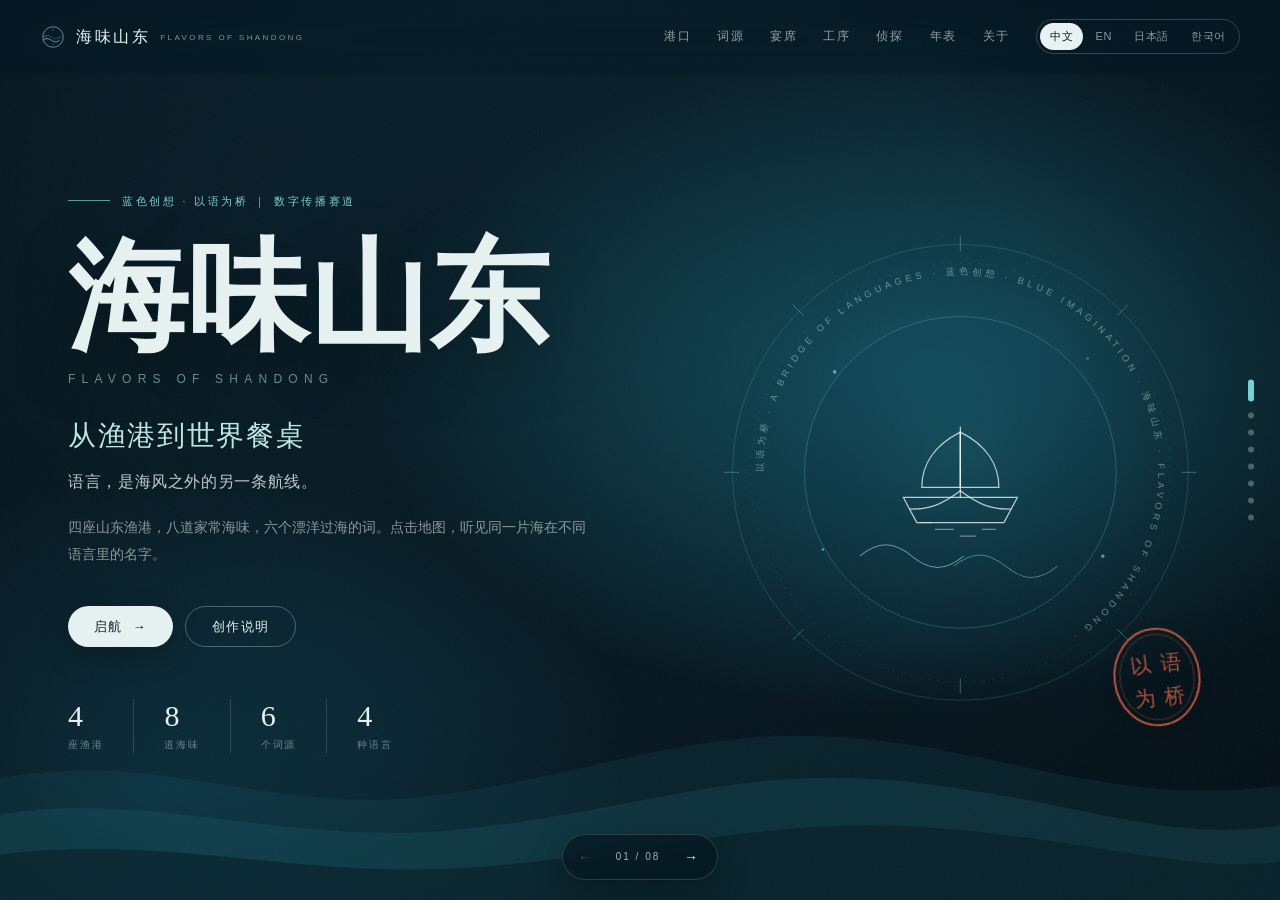
<file: backup/v3-fixes/index.html>
<!DOCTYPE html>
<html lang="zh">
<head>
<meta charset="UTF-8">
<meta name="viewport" content="width=device-width, initial-scale=1.0">
<title>海味山东：从渔港到世界餐桌 · 蓝色创想</title>
<meta name="description" content="海味山东：从渔港到世界餐桌——山东海洋饮食文化的多语种交互叙事。蓝色创想·以语为桥 数字传播赛道作品。">
<meta name="theme-color" content="#071b26">

<!-- ===== 社交分享卡片（OG） =====
     部署后把下面所有 __SITE_URL__ 替换成实际网址（含 https://，结尾不要加斜杠）。
     可运行：powershell -ExecutionPolicy Bypass -File tools/set-site-url.ps1 https://你的域名
     未部署时保留占位符即可，不影响本地打开和页面运行。 -->
<meta property="og:type" content="website">
<meta property="og:site_name" content="海味山东 · 蓝色创想">
<meta property="og:title" content="海味山东：从渔港到世界餐桌">
<meta property="og:description" content="四座山东渔港，八道家常海味，六个漂洋过海的词。以语为桥，点击翻页，听见同一片海在不同语言里的名字。">
<meta property="og:url" content="__SITE_URL__/">
<meta property="og:image" content="__SITE_URL__/preview/og-cover.jpg">
<meta property="og:image:type" content="image/jpeg">
<meta property="og:image:width" content="1200">
<meta property="og:image:height" content="630">
<meta property="og:image:alt" content="海味山东：从渔港到世界餐桌">
<meta property="og:locale" content="zh_CN">
<meta name="twitter:card" content="summary_large_image">
<meta name="twitter:title" content="海味山东：从渔港到世界餐桌">
<meta name="twitter:description" content="四座山东渔港，八道家常海味，六个漂洋过海的词。以语为桥，点击翻页。">
<meta name="twitter:image" content="__SITE_URL__/preview/og-cover.jpg">
<link rel="canonical" href="__SITE_URL__/">

<link rel="icon" href="data:image/svg+xml,%3Csvg xmlns='http://www.w3.org/2000/svg' viewBox='0 0 64 64'%3E%3Crect width='64' height='64' rx='14' fill='%23071b26'/%3E%3Ccircle cx='32' cy='30' r='17' fill='none' stroke='%2379cfd6' stroke-width='1.5'/%3E%3Cpath d='M12 40c6-5 12-5 20 0s14 5 20 0' fill='none' stroke='%23e7f3f2' stroke-width='1.6'/%3E%3Ctext x='32' y='37' font-size='18' text-anchor='middle' fill='%23e7f3f2' font-family='serif'%3E海%3C/text%3E%3C/svg%3E">
<link rel="stylesheet" href="css/base.css">
<link rel="stylesheet" href="css/sections.css">
<link rel="stylesheet" href="css/deck.css">
</head>
<body class="deck">

<noscript>
  <div style="position:fixed;left:0;right:0;bottom:0;z-index:99999;padding:14px 20px;background:#0a2233;color:#e7f3f2;font:14px/1.6 sans-serif;text-align:center;">
    本作品含交互内容，请启用浏览器 JavaScript 后刷新页面。（海味山东 · 蓝色创想）
  </div>
</noscript>

<div class="grain" aria-hidden="true"></div>
<div class="progress"><i id="progressBar"></i></div>

<header class="nav" id="nav">
  <a class="nav-brand" href="#home" aria-label="海味山东">
    <svg class="nav-mark" viewBox="0 0 48 48" aria-hidden="true">
      <circle cx="24" cy="24" r="19" fill="none" stroke="currentColor" stroke-width="1.2"/>
      <path d="M6 30c5-4 9-4 15 0s10 4 15 0" fill="none" stroke="currentColor" stroke-width="1.4"/>
      <path d="M6 24c5-4 9-4 15 0s10 4 15 0" fill="none" stroke="currentColor" stroke-width="1" opacity=".55"/>
      <path d="M24 8v5M24 35v5M8 24h5M35 24h5" stroke="currentColor" stroke-width="1" opacity=".6"/>
    </svg>
    <span class="nav-brand-cn">海味山东</span>
    <span class="nav-brand-en">FLAVORS OF SHANDONG</span>
  </a>

  <nav class="nav-links" aria-label="章节导航">
    <a href="#ports" data-i18n="nav_ports"></a>
    <a href="#lexicon" data-i18n="nav_lex"></a>
    <a href="#banquet" data-i18n="nav_banquet"></a>
    <a href="#craft" data-i18n="nav_craft"></a>
    <a href="#quiz" data-i18n="nav_quiz"></a>
    <a href="#timeline" data-i18n="nav_time"></a>
    <a href="#about" data-i18n="nav_about"></a>
  </nav>

  <div class="lang" role="group" aria-label="Language">
    <button type="button" data-lang="zh" class="on">中文</button>
    <button type="button" data-lang="en">EN</button>
    <button type="button" data-lang="ja">日本語</button>
    <button type="button" data-lang="ko">한국어</button>
  </div>
</header>

<div class="deck" id="deck">
<main>

  <!-- ============ 首屏 ============ -->
  <section class="hero" id="home">
    <div class="hero-waves" aria-hidden="true">
      <svg viewBox="0 0 1440 420" preserveAspectRatio="none">
        <path class="w w1" d="M0 250 C 180 210 300 300 480 275 C 660 250 780 175 960 195 C 1140 215 1260 290 1440 260 L1440 420 L0 420 Z"/>
        <path class="w w2" d="M0 300 C 170 265 320 345 520 320 C 720 295 830 230 1020 255 C 1210 280 1310 340 1440 315 L1440 420 L0 420 Z"/>
        <path class="w w3" d="M0 355 C 200 325 350 395 560 370 C 770 345 880 300 1070 320 C 1240 338 1340 380 1440 365 L1440 420 L0 420 Z"/>
      </svg>
    </div>

    <div class="hero-inner wrap">
      <div class="hero-copy">
        <p class="hero-eyebrow"><i></i><span data-i18n="hero_eyebrow"></span></p>
        <h1 class="hero-title">
          <span class="ht-cn">海味山东</span>
          <span class="ht-en">FLAVORS&nbsp;OF&nbsp;SHANDONG</span>
        </h1>
        <p class="hero-sub" data-i18n="hero_sub"></p>
        <p class="hero-tag" data-i18n="hero_tag"></p>
        <p class="hero-desc" data-i18n="hero_desc"></p>

        <div class="hero-actions">
          <a class="btn btn-primary" href="#ports"><span data-i18n="hero_btn1"></span><em>→</em></a>
          <button class="btn btn-ghost" type="button" data-open-ai><span data-i18n="hero_btn2"></span></button>
        </div>

        <ul class="hero-stats">
          <li><b>4</b><span data-i18n="hero_stat_1"></span></li>
          <li><b>8</b><span data-i18n="hero_stat_2"></span></li>
          <li><b>6</b><span data-i18n="hero_stat_3"></span></li>
          <li><b>4</b><span data-i18n="hero_stat_4"></span></li>
        </ul>
      </div>

      <div class="hero-art" aria-hidden="true">
        <svg class="compass" viewBox="0 0 600 600">
          <defs>
            <path id="circlePath" d="M300,300 m-236,0 a236,236 0 1,1 472,0 a236,236 0 1,1 -472,0"/>
            <radialGradient id="seaGlow" cx="50%" cy="45%" r="60%">
              <stop offset="0%" stop-color="#1d6f7a" stop-opacity=".55"/>
              <stop offset="60%" stop-color="#0d3a4c" stop-opacity=".18"/>
              <stop offset="100%" stop-color="#071b26" stop-opacity="0"/>
            </radialGradient>
            <linearGradient id="innerSea" x1="0" y1="0" x2="0" y2="1">
              <stop offset="0%" stop-color="#0e4457"/>
              <stop offset="100%" stop-color="#082430"/>
            </linearGradient>
          </defs>

          <circle cx="300" cy="300" r="282" fill="url(#seaGlow)"/>
          <circle cx="300" cy="300" r="272" class="ring ring-a"/>
          <circle cx="300" cy="300" r="250" class="ring ring-b"/>
          <circle cx="300" cy="300" r="186" fill="url(#innerSea)" opacity=".45"/>
          <circle cx="300" cy="300" r="186" class="ring ring-c"/>

          <!-- 刻度 -->
          <g class="ticks" stroke="currentColor">
            <line x1="300" y1="18" x2="300" y2="36"/>
            <line x1="300" y1="564" x2="300" y2="546"/>
            <line x1="18" y1="300" x2="36" y2="300"/>
            <line x1="564" y1="300" x2="582" y2="300"/>
            <line x1="100" y1="100" x2="113" y2="113"/>
            <line x1="500" y1="100" x2="487" y2="113"/>
            <line x1="100" y1="500" x2="113" y2="487"/>
            <line x1="500" y1="500" x2="487" y2="487"/>
          </g>

          <text class="ring-text">
            <textPath href="#circlePath" startOffset="0">以语为桥 · A BRIDGE OF LANGUAGES · 蓝色创想 · BLUE IMAGINATION · 海味山东 · FLAVORS OF SHANDONG · </textPath>
          </text>

          <!-- 中央：帆船与浪 -->
          <g class="art-boat" fill="none" stroke="currentColor" stroke-width="1.5" stroke-linecap="round">
            <path d="M232 330 l136 0 l-16 30 l-104 0 z"/>
            <path d="M300 330 V246"/>
            <path d="M300 252 C 268 268 254 292 254 318 L300 318 Z"/>
            <path d="M300 252 C 332 268 346 292 346 318 L300 318 Z"/>
            <path d="M300 322 C 276 340 262 344 240 344"/>
            <path d="M300 322 C 324 340 338 344 360 344"/>
            <path d="M252 360 l14 0 M270 368 l22 0 M300 376 l18 0 M326 368 l16 0" opacity=".55"/>
          </g>
          <g class="art-waves" fill="none" stroke="currentColor" stroke-width="1.2" opacity=".8">
            <path d="M180 400 c 22 -18 40 -18 62 0 s 40 18 62 0"/>
            <path d="M292 412 c 22 -18 40 -18 62 0 s 40 18 62 0" opacity=".7"/>
          </g>

          <g class="art-star">
            <circle cx="150" cy="180" r="2.2"/>
            <circle cx="452" cy="164" r="1.6"/>
            <circle cx="470" cy="400" r="2"/>
            <circle cx="136" cy="392" r="1.5"/>
          </g>
        </svg>

        <svg class="seal-oval" viewBox="0 0 120 132" aria-hidden="true">
          <defs>
            <filter id="sealRough" x="-20%" y="-20%" width="140%" height="140%">
              <feTurbulence type="fractalNoise" baseFrequency=".85" numOctaves="2" result="noise"/>
              <feDisplacementMap in="SourceGraphic" in2="noise" scale="1.8" xChannelSelector="R" yChannelSelector="G"/>
            </filter>
          </defs>
          <g filter="url(#sealRough)">
            <g fill="none" stroke="currentColor">
              <ellipse cx="60" cy="66" rx="51" ry="58" stroke-width="2.4"/>
              <ellipse cx="60" cy="66" rx="44.5" ry="51.5" stroke-width=".9" opacity=".55"/>
            </g>
            <g fill="currentColor" text-anchor="middle" class="seal-chars">
              <text x="42" y="59" transform="rotate(-1.5 42 59)">以</text>
              <text x="78" y="59" transform="rotate(1.5 78 59)">语</text>
              <text x="42" y="99" transform="rotate(1.5 42 99)">为</text>
              <text x="78" y="99" transform="rotate(-1.5 78 99)">桥</text>
            </g>
          </g>
        </svg>
      </div>
    </div>

    <div class="hero-scroll">
      <span data-i18n="scroll_hint"></span>
      <i></i>
    </div>
  </section>

  <!-- ============ 壹 · 港口 ============ -->
  <section class="section sec-paper" id="ports">
    <div class="wrap">
      <header class="sec-head reveal">
        <div class="sec-no">壹</div>
        <div class="sec-kicker" data-i18n="s1_kicker"></div>
        <h2 class="sec-title" data-i18n="s1_title"></h2>
        <p class="sec-lead" data-i18n="s1_lead"></p>
      </header>

      <div class="port-layout">
        <div class="map-card reveal">
          <div class="map-frame">
            <svg class="map" viewBox="0 0 760 620" role="img" aria-label="山东半岛手绘示意图">
              <defs>
                <pattern id="dots" width="14" height="14" patternUnits="userSpaceOnUse">
                  <circle cx="2" cy="2" r="1" fill="#0a2233" opacity=".16"/>
                </pattern>
                <pattern id="seaGrid" width="46" height="46" patternUnits="userSpaceOnUse">
                  <path d="M46 0 H0 V46" fill="none" stroke="#0a2233" stroke-width=".5" opacity=".08"/>
                </pattern>
                <linearGradient id="landFill" x1="0" y1="0" x2="1" y2="1">
                  <stop offset="0%" stop-color="#efe6d4"/>
                  <stop offset="100%" stop-color="#e3d6bf"/>
                </linearGradient>
                <filter id="softShadow">
                  <feDropShadow dx="0" dy="6" stdDeviation="10" flood-color="#0a2233" flood-opacity=".16"/>
                </filter>
              </defs>

              <rect width="760" height="620" fill="#e9f2f0"/>
              <rect width="760" height="620" fill="url(#seaGrid)"/>

              <!-- 海流线 -->
              <g class="sea-currents" fill="none" stroke="#1e6f7a" stroke-width="1" opacity=".3">
                <path d="M40 500 C 130 530 210 500 300 530 C 390 560 470 550 560 575"/>
                <path d="M330 70 C 410 100 500 80 590 110 C 670 135 710 165 730 195"/>
                <path d="M40 120 C 120 140 180 120 250 145"/>
              </g>

              <!-- 海域名 -->
              <text x="98" y="156" class="sea-label">渤 海</text>
              <text x="618" y="530" class="sea-label">黄 海</text>
              <text x="714" y="66" class="map-title" text-anchor="end">山东半岛</text>
              <text x="714" y="82" class="map-title-en" text-anchor="end">SHANDONG PENINSULA</text>

              <!-- 庙岛群岛 -->
              <g fill="#1e6f7a" opacity=".4">
                <ellipse cx="498" cy="196" rx="2.6" ry="1.5"/>
                <ellipse cx="513" cy="188" rx="1.9" ry="1.2"/>
                <ellipse cx="526" cy="183" rx="1.4" ry=".9"/>
              </g>

              <!-- 陆地 -->
              <path class="land" d="M156 470
                C140 444 126 410 130 374
                C134 340 146 308 166 288
                C190 264 230 250 278 242
                C320 236 360 232 400 228
                C436 224 464 220 490 214
                C508 211 520 218 534 228
                C558 242 584 248 608 254
                C636 261 660 272 668 290
                C674 306 664 320 646 328
                C622 338 596 344 574 350
                C552 356 534 362 520 372
                C506 382 498 390 490 398
                C482 406 486 416 478 424
                C468 436 458 446 448 456
                C436 468 422 476 406 482
                C386 490 366 496 344 502
                C314 512 284 518 254 524
                C224 530 196 536 178 538
                C162 540 152 528 148 512
                C144 498 150 484 156 470 Z"
                fill="url(#landFill)" filter="url(#softShadow)"/>
              <path class="land-dots" d="M156 470
                C140 444 126 410 130 374
                C134 340 146 308 166 288
                C190 264 230 250 278 242
                C320 236 360 232 400 228
                C436 224 464 220 490 214
                C508 211 520 218 534 228
                C558 242 584 248 608 254
                C636 261 660 272 668 290
                C674 306 664 320 646 328
                C622 338 596 344 574 350
                C552 356 534 362 520 372
                C506 382 498 390 490 398
                C482 406 486 416 478 424
                C468 436 458 446 448 456
                C436 468 422 476 406 482
                C386 490 366 496 344 502
                C314 512 284 518 254 524
                C224 530 196 536 178 538
                C162 540 152 528 148 512
                C144 498 150 484 156 470 Z"
                fill="url(#dots)"/>
              <path class="land-coast" d="M156 470
                C140 444 126 410 130 374
                C134 340 146 308 166 288
                C190 264 230 250 278 242
                C320 236 360 232 400 228
                C436 224 464 220 490 214
                C508 211 520 218 534 228
                C558 242 584 248 608 254
                C636 261 660 272 668 290
                C674 306 664 320 646 328
                C622 338 596 344 574 350
                C552 356 534 362 520 372
                C506 382 498 390 490 398
                C482 406 486 416 478 424
                C468 436 458 446 448 456
                C436 468 422 476 406 482
                C386 490 366 496 344 502
                C314 512 284 518 254 524
                C224 530 196 536 178 538
                C162 540 152 528 148 512
                C144 498 150 484 156 470 Z"
                fill="none" stroke="#0a2233" stroke-width="1.6" stroke-opacity=".7"/>
              <path class="land-ridge" d="M232 470 C 300 450 360 448 420 430" fill="none" stroke="#0a2233" stroke-width=".8" stroke-dasharray="1 6" opacity=".25"/>
              <text x="296" y="382" class="land-label">山 东</text>

              <!-- 航线 -->
              <path id="seaRoute" class="route" d="M534 228
                C 596 196 682 232 690 294
                C 694 344 616 380 544 392
                C 514 397 500 394 490 398
                C 480 410 462 438 448 456"
                fill="none" stroke="#b8452f" stroke-width="1.6" stroke-dasharray="7 9"/>

              <!-- 罗盘 -->
              <g class="map-compass" transform="translate(88,86)" fill="none" stroke="#0a2233" stroke-width="1">
                <circle r="30" opacity=".5"/>
                <circle r="20" opacity=".3"/>
                <path d="M0 -30 V-42 M0 30 V42 M-30 0 H-42 M30 0 H42" opacity=".5"/>
                <path d="M0 -18 L6 6 L0 2 L-6 6 Z" fill="#b8452f" stroke="none"/>
                <text x="0" y="-48" text-anchor="middle" font-size="11" fill="#0a2233" stroke="none" letter-spacing="2">N</text>
              </g>

              <!-- 港口由 JS 渲染 -->
              <g id="portLayer"></g>
            </svg>
          </div>

          <div class="map-meta">
            <p class="map-hint"><i class="dot"></i><span data-i18n="map_hint"></span></p>
            <p class="map-disclaimer" data-i18n="map_disclaimer"></p>
          </div>
        </div>

        <aside class="port-panel" id="portPanel" aria-live="polite"></aside>
      </div>
    </div>
  </section>

  <!-- ============ 贰 · 词源 ============ -->
  <section class="section sec-dark" id="lexicon">
    <div class="wrap">
      <header class="sec-head reveal">
        <div class="sec-no">贰</div>
        <div class="sec-kicker" data-i18n="s2_kicker"></div>
        <h2 class="sec-title" data-i18n="s2_title"></h2>
        <p class="sec-lead" data-i18n="s2_lead"></p>
      </header>
      <p class="hint-line reveal"><span data-i18n="lex_hint"></span><i>↻</i></p>
      <div class="lex-grid" id="lexGrid"></div>
    </div>
  </section>

  <!-- ============ 叁 · 宴席 ============ -->
  <section class="section sec-paper" id="banquet">
    <div class="wrap">
      <header class="sec-head reveal">
        <div class="sec-no">叁</div>
        <div class="sec-kicker" data-i18n="s3_kicker"></div>
        <h2 class="sec-title" data-i18n="s3_title"></h2>
        <p class="sec-lead" data-i18n="s3_lead"></p>
      </header>
      <p class="hint-line reveal"><span data-i18n="banquet_hint"></span><i>↗</i></p>
      <div class="dish-grid" id="dishGrid"></div>
      <div class="table-line" aria-hidden="true"><span></span></div>
    </div>
  </section>

  <!-- ============ 肆 · 工序 ============ -->
  <section class="section sec-dark sec-craft" id="craft">
    <div class="wrap">
      <header class="sec-head reveal">
        <div class="sec-no">肆</div>
        <div class="sec-kicker" data-i18n="s4_kicker"></div>
        <h2 class="sec-title" data-i18n="s4_title"></h2>
        <p class="sec-lead" data-i18n="s4_lead"></p>
      </header>

      <div class="craft-rail">
        <div class="rail-line" aria-hidden="true"><i></i></div>
        <div class="craft-grid" id="craftGrid"></div>
      </div>
      <p class="craft-note reveal"><i></i><span data-i18n="craft_note"></span></p>
    </div>
  </section>

  <!-- ============ 伍 · 词源侦探 ============ -->
  <section class="section sec-paper" id="quiz">
    <div class="wrap">
      <header class="sec-head reveal">
        <div class="sec-no">伍</div>
        <div class="sec-kicker" data-i18n="s5_kicker"></div>
        <h2 class="sec-title" data-i18n="s5_title"></h2>
        <p class="sec-lead" data-i18n="s5_lead"></p>
      </header>
      <div class="quiz-shell reveal">
        <div class="quiz-box" id="quizBox"></div>
      </div>
    </div>
  </section>

  <!-- ============ 陆 · 年表 ============ -->
  <section class="section sec-dark" id="timeline">
    <div class="wrap">
      <header class="sec-head reveal">
        <div class="sec-no">陆</div>
        <div class="sec-kicker" data-i18n="s6_kicker"></div>
        <h2 class="sec-title" data-i18n="s6_title"></h2>
        <p class="sec-lead" data-i18n="s6_lead"></p>
      </header>

      <div class="time-head reveal">
        <p class="time-hint"><span data-i18n="time_drag"></span></p>
        <div class="time-nav">
          <button type="button" id="timePrev" aria-label="上一页">←</button>
          <button type="button" id="timeNext" aria-label="下一页">→</button>
        </div>
      </div>

      <div class="time-track" id="timeTrack" tabindex="0"></div>
      <div class="time-dots" id="timeDots"></div>
    </div>
  </section>

</main>

<!-- ============ 尾页 ============ -->
<footer class="footer" id="about">
  <div class="wrap">
    <div class="footer-grid">
      <div class="reveal">
        <p class="footer-kicker">01 · CONCEPT</p>
        <h3 data-i18n="about_concept_title"></h3>
        <p data-i18n="about_concept"></p>
      </div>
      <div class="reveal">
        <p class="footer-kicker">02 · REFERENCES</p>
        <h3 data-i18n="about_ref_title"></h3>
        <ul class="refs" id="refList"></ul>
        <p class="tiny" data-i18n="about_ref_note"></p>
      </div>
      <div class="reveal">
        <p class="footer-kicker">03 · TEAM</p>
        <h3 data-i18n="about_team_title"></h3>
        <p data-i18n="about_team"></p>
        <p class="muted" data-i18n="about_team2"></p>
        <button class="btn btn-ghost btn-small" type="button" data-open-ai>
          <span data-i18n="about_ai_btn"></span>
        </button>
        <p class="tiny" data-i18n="about_ai_note"></p>
      </div>
    </div>

    <div class="footer-bar">
      <span class="footer-note" data-i18n="footer_note"></span>
      <button class="to-top" type="button" id="toTop" aria-label="回到顶部">↑</button>
    </div>
  </div>
</footer>
</div>

<nav class="pager" id="pager" aria-label="翻页 / Page navigation">
  <button class="pager-btn" type="button" id="pagePrev" aria-label="上一页">←</button>
  <span class="pager-count" id="pageCount" aria-live="polite">01 / 08</span>
  <button class="pager-btn" type="button" id="pageNext" aria-label="下一页">→</button>
</nav>
<div class="pager-dots" id="pagerDots"></div>

<!-- ============ AI 说明 ============ -->
<div class="modal" id="aiModal" aria-hidden="true">
  <div class="modal-backdrop" data-close-ai></div>
  <div class="modal-card" role="dialog" aria-modal="true" aria-labelledby="aiTitle">
    <button class="modal-x" type="button" data-close-ai aria-label="关闭">×</button>
    <p class="modal-kicker">AI · CREATION NOTE</p>
    <h2 id="aiTitle" data-i18n="ai_title"></h2>
    <p class="modal-note" data-i18n="ai_note"></p>
    <div class="modal-body" id="aiBody"></div>
    <button class="btn btn-primary btn-block" type="button" data-close-ai>
      <span data-i18n="ai_close"></span>
    </button>
  </div>
</div>

<script src="js/i18n.js"></script>
<script src="js/data.js"></script>
<script src="js/main.js"></script>
<script src="js/deck.js"></script>
</body>
</html>
</file>
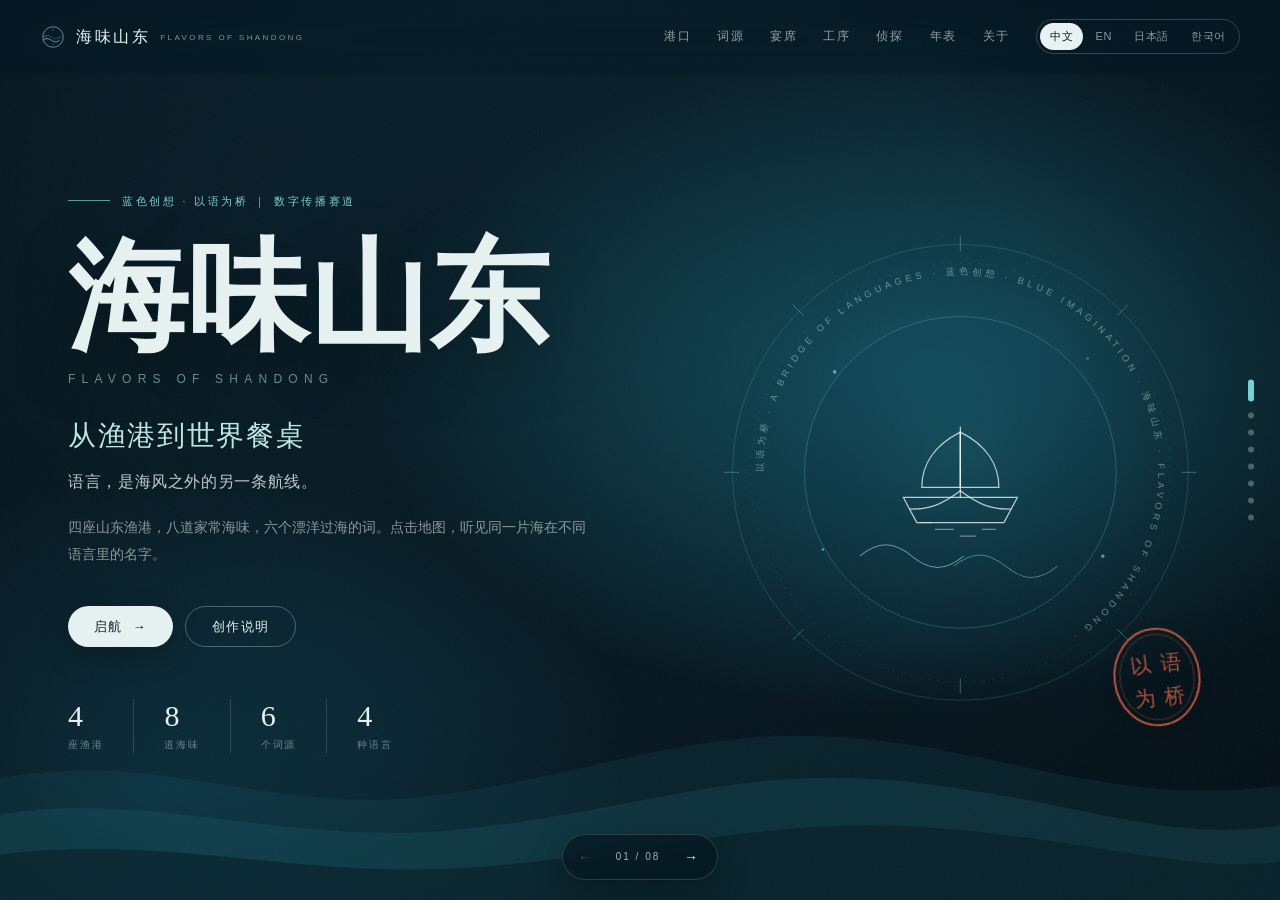
<file: backup/v4-current/index.html>
<!DOCTYPE html>
<html lang="zh">
<head>
<meta charset="UTF-8">
<meta name="viewport" content="width=device-width, initial-scale=1.0">
<title>海味山东：从渔港到世界餐桌 · 蓝色创想</title>
<meta name="description" content="海味山东：从渔港到世界餐桌——山东海洋饮食文化的多语种交互叙事。蓝色创想·以语为桥 数字传播赛道作品。">
<meta name="theme-color" content="#071b26">

<!-- ===== 社交分享卡片（OG） =====
     部署后把下面的占位网址（og:url / og:image / twitter:image / canonical）替换成实际网址（含 https://，结尾不要加斜杠）。
     可运行：powershell -ExecutionPolicy Bypass -File tools/set-site-url.ps1 https://你的域名
     未部署时保留占位符即可，不影响本地打开和页面运行。 -->
<meta property="og:type" content="website">
<meta property="og:site_name" content="海味山东 · 蓝色创想">
<meta property="og:title" content="海味山东：从渔港到世界餐桌">
<meta property="og:description" content="四座山东渔港，八道家常海味，六个漂洋过海的词。以语为桥，点击翻页，听见同一片海在不同语言里的名字。">
<meta property="og:url" content="__SITE_URL__/">
<meta property="og:image" content="__SITE_URL__/preview/og-cover.jpg">
<meta property="og:image:type" content="image/jpeg">
<meta property="og:image:width" content="1200">
<meta property="og:image:height" content="630">
<meta property="og:image:alt" content="海味山东：从渔港到世界餐桌">
<meta property="og:locale" content="zh_CN">
<meta name="twitter:card" content="summary_large_image">
<meta name="twitter:title" content="海味山东：从渔港到世界餐桌">
<meta name="twitter:description" content="四座山东渔港，八道家常海味，六个漂洋过海的词。以语为桥，点击翻页。">
<meta name="twitter:image" content="__SITE_URL__/preview/og-cover.jpg">
<link rel="canonical" href="__SITE_URL__/">

<link rel="icon" href="data:image/svg+xml,%3Csvg xmlns='http://www.w3.org/2000/svg' viewBox='0 0 64 64'%3E%3Crect width='64' height='64' rx='14' fill='%23071b26'/%3E%3Ccircle cx='32' cy='30' r='17' fill='none' stroke='%2379cfd6' stroke-width='1.5'/%3E%3Cpath d='M12 40c6-5 12-5 20 0s14 5 20 0' fill='none' stroke='%23e7f3f2' stroke-width='1.6'/%3E%3Ctext x='32' y='37' font-size='18' text-anchor='middle' fill='%23e7f3f2' font-family='serif'%3E海%3C/text%3E%3C/svg%3E">
<link rel="stylesheet" href="css/base.css">
<link rel="stylesheet" href="css/sections.css">
<link rel="stylesheet" href="css/deck.css">
</head>
<body class="deck">

<noscript>
  <div style="position:fixed;left:0;right:0;bottom:0;z-index:99999;padding:14px 20px;background:#0a2233;color:#e7f3f2;font:14px/1.6 sans-serif;text-align:center;">
    本作品含交互内容，请启用浏览器 JavaScript 后刷新页面。（海味山东 · 蓝色创想）
  </div>
</noscript>

<div class="grain" aria-hidden="true"></div>
<div class="progress"><i id="progressBar"></i></div>

<header class="nav" id="nav">
  <a class="nav-brand" href="#home" aria-label="海味山东">
    <svg class="nav-mark" viewBox="0 0 48 48" aria-hidden="true">
      <circle cx="24" cy="24" r="19" fill="none" stroke="currentColor" stroke-width="1.2"/>
      <path d="M6 30c5-4 9-4 15 0s10 4 15 0" fill="none" stroke="currentColor" stroke-width="1.4"/>
      <path d="M6 24c5-4 9-4 15 0s10 4 15 0" fill="none" stroke="currentColor" stroke-width="1" opacity=".55"/>
      <path d="M24 8v5M24 35v5M8 24h5M35 24h5" stroke="currentColor" stroke-width="1" opacity=".6"/>
    </svg>
    <span class="nav-brand-cn">海味山东</span>
    <span class="nav-brand-en">FLAVORS OF SHANDONG</span>
  </a>

  <nav class="nav-links" aria-label="章节导航">
    <a href="#ports" data-i18n="nav_ports"></a>
    <a href="#lexicon" data-i18n="nav_lex"></a>
    <a href="#banquet" data-i18n="nav_banquet"></a>
    <a href="#craft" data-i18n="nav_craft"></a>
    <a href="#quiz" data-i18n="nav_quiz"></a>
    <a href="#timeline" data-i18n="nav_time"></a>
    <a href="#about" data-i18n="nav_about"></a>
  </nav>

  <div class="lang" role="group" aria-label="Language">
    <button type="button" data-lang="zh" class="on">中文</button>
    <button type="button" data-lang="en">EN</button>
    <button type="button" data-lang="ja">日本語</button>
    <button type="button" data-lang="ko">한국어</button>
  </div>
</header>

<div class="deck" id="deck">
<main>

  <!-- ============ 首屏 ============ -->
  <section class="hero" id="home">
    <div class="hero-waves" aria-hidden="true">
      <svg viewBox="0 0 1440 420" preserveAspectRatio="none">
        <path class="w w1" d="M0 250 C 180 210 300 300 480 275 C 660 250 780 175 960 195 C 1140 215 1260 290 1440 260 L1440 420 L0 420 Z"/>
        <path class="w w2" d="M0 300 C 170 265 320 345 520 320 C 720 295 830 230 1020 255 C 1210 280 1310 340 1440 315 L1440 420 L0 420 Z"/>
        <path class="w w3" d="M0 355 C 200 325 350 395 560 370 C 770 345 880 300 1070 320 C 1240 338 1340 380 1440 365 L1440 420 L0 420 Z"/>
      </svg>
    </div>

    <div class="hero-inner wrap">
      <div class="hero-copy">
        <p class="hero-eyebrow"><i></i><span data-i18n="hero_eyebrow"></span></p>
        <h1 class="hero-title">
          <span class="ht-cn">海味山东</span>
          <span class="ht-en">FLAVORS&nbsp;OF&nbsp;SHANDONG</span>
        </h1>
        <p class="hero-sub" data-i18n="hero_sub"></p>
        <p class="hero-tag" data-i18n="hero_tag"></p>
        <p class="hero-desc" data-i18n="hero_desc"></p>

        <div class="hero-actions">
          <a class="btn btn-primary" href="#ports"><span data-i18n="hero_btn1"></span><em>→</em></a>
          <button class="btn btn-ghost" type="button" data-open-ai><span data-i18n="hero_btn2"></span></button>
        </div>

        <ul class="hero-stats">
          <li><b>4</b><span data-i18n="hero_stat_1"></span></li>
          <li><b>8</b><span data-i18n="hero_stat_2"></span></li>
          <li><b>6</b><span data-i18n="hero_stat_3"></span></li>
          <li><b>4</b><span data-i18n="hero_stat_4"></span></li>
        </ul>
      </div>

      <div class="hero-art" aria-hidden="true">
        <svg class="compass" viewBox="0 0 600 600">
          <defs>
            <path id="circlePath" d="M300,300 m-236,0 a236,236 0 1,1 472,0 a236,236 0 1,1 -472,0"/>
            <radialGradient id="seaGlow" cx="50%" cy="45%" r="60%">
              <stop offset="0%" stop-color="#1d6f7a" stop-opacity=".55"/>
              <stop offset="60%" stop-color="#0d3a4c" stop-opacity=".18"/>
              <stop offset="100%" stop-color="#071b26" stop-opacity="0"/>
            </radialGradient>
            <linearGradient id="innerSea" x1="0" y1="0" x2="0" y2="1">
              <stop offset="0%" stop-color="#0e4457"/>
              <stop offset="100%" stop-color="#082430"/>
            </linearGradient>
          </defs>

          <circle cx="300" cy="300" r="282" fill="url(#seaGlow)"/>
          <circle cx="300" cy="300" r="272" class="ring ring-a"/>
          <circle cx="300" cy="300" r="250" class="ring ring-b"/>
          <circle cx="300" cy="300" r="186" fill="url(#innerSea)" opacity=".45"/>
          <circle cx="300" cy="300" r="186" class="ring ring-c"/>

          <!-- 刻度 -->
          <g class="ticks" stroke="currentColor">
            <line x1="300" y1="18" x2="300" y2="36"/>
            <line x1="300" y1="564" x2="300" y2="546"/>
            <line x1="18" y1="300" x2="36" y2="300"/>
            <line x1="564" y1="300" x2="582" y2="300"/>
            <line x1="100" y1="100" x2="113" y2="113"/>
            <line x1="500" y1="100" x2="487" y2="113"/>
            <line x1="100" y1="500" x2="113" y2="487"/>
            <line x1="500" y1="500" x2="487" y2="487"/>
          </g>

          <text class="ring-text">
            <textPath href="#circlePath" startOffset="0">以语为桥 · A BRIDGE OF LANGUAGES · 蓝色创想 · BLUE IMAGINATION · 海味山东 · FLAVORS OF SHANDONG · </textPath>
          </text>

          <!-- 中央：帆船与浪 -->
          <g class="art-boat" fill="none" stroke="currentColor" stroke-width="1.5" stroke-linecap="round">
            <path d="M232 330 l136 0 l-16 30 l-104 0 z"/>
            <path d="M300 330 V246"/>
            <path d="M300 252 C 268 268 254 292 254 318 L300 318 Z"/>
            <path d="M300 252 C 332 268 346 292 346 318 L300 318 Z"/>
            <path d="M300 322 C 276 340 262 344 240 344"/>
            <path d="M300 322 C 324 340 338 344 360 344"/>
            <path d="M252 360 l14 0 M270 368 l22 0 M300 376 l18 0 M326 368 l16 0" opacity=".55"/>
          </g>
          <g class="art-waves" fill="none" stroke="currentColor" stroke-width="1.2" opacity=".8">
            <path d="M180 400 c 22 -18 40 -18 62 0 s 40 18 62 0"/>
            <path d="M292 412 c 22 -18 40 -18 62 0 s 40 18 62 0" opacity=".7"/>
          </g>

          <g class="art-star">
            <circle cx="150" cy="180" r="2.2"/>
            <circle cx="452" cy="164" r="1.6"/>
            <circle cx="470" cy="400" r="2"/>
            <circle cx="136" cy="392" r="1.5"/>
          </g>
        </svg>

        <svg class="seal-oval" viewBox="0 0 120 132" aria-hidden="true">
          <defs>
            <filter id="sealRough" x="-20%" y="-20%" width="140%" height="140%">
              <feTurbulence type="fractalNoise" baseFrequency=".85" numOctaves="2" result="noise"/>
              <feDisplacementMap in="SourceGraphic" in2="noise" scale="1.8" xChannelSelector="R" yChannelSelector="G"/>
            </filter>
          </defs>
          <g filter="url(#sealRough)">
            <g fill="none" stroke="currentColor">
              <ellipse cx="60" cy="66" rx="51" ry="58" stroke-width="2.4"/>
              <ellipse cx="60" cy="66" rx="44.5" ry="51.5" stroke-width=".9" opacity=".55"/>
            </g>
            <g fill="currentColor" text-anchor="middle" class="seal-chars">
              <text x="42" y="59" transform="rotate(-1.5 42 59)">以</text>
              <text x="78" y="59" transform="rotate(1.5 78 59)">语</text>
              <text x="42" y="99" transform="rotate(1.5 42 99)">为</text>
              <text x="78" y="99" transform="rotate(-1.5 78 99)">桥</text>
            </g>
          </g>
        </svg>
      </div>
    </div>

    <div class="hero-scroll">
      <span data-i18n="scroll_hint"></span>
      <i></i>
    </div>
  </section>

  <!-- ============ 壹 · 港口 ============ -->
  <section class="section sec-paper" id="ports">
    <div class="wrap">
      <header class="sec-head reveal">
        <div class="sec-no">壹</div>
        <div class="sec-kicker" data-i18n="s1_kicker"></div>
        <h2 class="sec-title" data-i18n="s1_title"></h2>
        <p class="sec-lead" data-i18n="s1_lead"></p>
      </header>

      <div class="port-layout">
        <div class="map-card reveal">
          <div class="map-frame">
            <svg class="map" viewBox="0 0 760 620" role="img" aria-label="山东半岛手绘示意图">
              <defs>
                <pattern id="dots" width="14" height="14" patternUnits="userSpaceOnUse">
                  <circle cx="2" cy="2" r="1" fill="#0a2233" opacity=".16"/>
                </pattern>
                <pattern id="seaGrid" width="46" height="46" patternUnits="userSpaceOnUse">
                  <path d="M46 0 H0 V46" fill="none" stroke="#0a2233" stroke-width=".5" opacity=".08"/>
                </pattern>
                <linearGradient id="landFill" x1="0" y1="0" x2="1" y2="1">
                  <stop offset="0%" stop-color="#efe6d4"/>
                  <stop offset="100%" stop-color="#e3d6bf"/>
                </linearGradient>
                <filter id="softShadow">
                  <feDropShadow dx="0" dy="6" stdDeviation="10" flood-color="#0a2233" flood-opacity=".16"/>
                </filter>
              </defs>

              <rect width="760" height="620" fill="#e9f2f0"/>
              <rect width="760" height="620" fill="url(#seaGrid)"/>

              <!-- 海流线 -->
              <g class="sea-currents" fill="none" stroke="#1e6f7a" stroke-width="1" opacity=".3">
                <path d="M40 500 C 130 530 210 500 300 530 C 390 560 470 550 560 575"/>
                <path d="M330 70 C 410 100 500 80 590 110 C 670 135 710 165 730 195"/>
                <path d="M40 120 C 120 140 180 120 250 145"/>
              </g>

              <!-- 海域名 -->
              <text x="98" y="156" class="sea-label">渤 海</text>
              <text x="618" y="530" class="sea-label">黄 海</text>
              <text x="714" y="66" class="map-title" text-anchor="end">山东半岛</text>
              <text x="714" y="82" class="map-title-en" text-anchor="end">SHANDONG PENINSULA</text>

              <!-- 庙岛群岛 -->
              <g fill="#1e6f7a" opacity=".4">
                <ellipse cx="498" cy="196" rx="2.6" ry="1.5"/>
                <ellipse cx="513" cy="188" rx="1.9" ry="1.2"/>
                <ellipse cx="526" cy="183" rx="1.4" ry=".9"/>
              </g>

              <!-- 陆地 -->
              <path class="land" d="M156 470
                C140 444 126 410 130 374
                C134 340 146 308 166 288
                C190 264 230 250 278 242
                C320 236 360 232 400 228
                C436 224 464 220 490 214
                C508 211 520 218 534 228
                C558 242 584 248 608 254
                C636 261 660 272 668 290
                C674 306 664 320 646 328
                C622 338 596 344 574 350
                C552 356 534 362 520 372
                C506 382 498 390 490 398
                C482 406 486 416 478 424
                C468 436 458 446 448 456
                C436 468 422 476 406 482
                C386 490 366 496 344 502
                C314 512 284 518 254 524
                C224 530 196 536 178 538
                C162 540 152 528 148 512
                C144 498 150 484 156 470 Z"
                fill="url(#landFill)" filter="url(#softShadow)"/>
              <path class="land-dots" d="M156 470
                C140 444 126 410 130 374
                C134 340 146 308 166 288
                C190 264 230 250 278 242
                C320 236 360 232 400 228
                C436 224 464 220 490 214
                C508 211 520 218 534 228
                C558 242 584 248 608 254
                C636 261 660 272 668 290
                C674 306 664 320 646 328
                C622 338 596 344 574 350
                C552 356 534 362 520 372
                C506 382 498 390 490 398
                C482 406 486 416 478 424
                C468 436 458 446 448 456
                C436 468 422 476 406 482
                C386 490 366 496 344 502
                C314 512 284 518 254 524
                C224 530 196 536 178 538
                C162 540 152 528 148 512
                C144 498 150 484 156 470 Z"
                fill="url(#dots)"/>
              <path class="land-coast" d="M156 470
                C140 444 126 410 130 374
                C134 340 146 308 166 288
                C190 264 230 250 278 242
                C320 236 360 232 400 228
                C436 224 464 220 490 214
                C508 211 520 218 534 228
                C558 242 584 248 608 254
                C636 261 660 272 668 290
                C674 306 664 320 646 328
                C622 338 596 344 574 350
                C552 356 534 362 520 372
                C506 382 498 390 490 398
                C482 406 486 416 478 424
                C468 436 458 446 448 456
                C436 468 422 476 406 482
                C386 490 366 496 344 502
                C314 512 284 518 254 524
                C224 530 196 536 178 538
                C162 540 152 528 148 512
                C144 498 150 484 156 470 Z"
                fill="none" stroke="#0a2233" stroke-width="1.6" stroke-opacity=".7"/>
              <path class="land-ridge" d="M232 470 C 300 450 360 448 420 430" fill="none" stroke="#0a2233" stroke-width=".8" stroke-dasharray="1 6" opacity=".25"/>
              <text x="296" y="382" class="land-label">山 东</text>

              <!-- 航线 -->
              <path id="seaRoute" class="route" d="M534 228
                C 596 196 682 232 690 294
                C 694 344 616 380 544 392
                C 514 397 500 394 490 398
                C 480 410 462 438 448 456"
                fill="none" stroke="#b8452f" stroke-width="1.6" stroke-dasharray="7 9"/>

              <!-- 罗盘 -->
              <g class="map-compass" transform="translate(88,86)" fill="none" stroke="#0a2233" stroke-width="1">
                <circle r="30" opacity=".5"/>
                <circle r="20" opacity=".3"/>
                <path d="M0 -30 V-42 M0 30 V42 M-30 0 H-42 M30 0 H42" opacity=".5"/>
                <path d="M0 -18 L6 6 L0 2 L-6 6 Z" fill="#b8452f" stroke="none"/>
                <text x="0" y="-48" text-anchor="middle" font-size="11" fill="#0a2233" stroke="none" letter-spacing="2">N</text>
              </g>

              <!-- 港口由 JS 渲染 -->
              <g id="portLayer"></g>
            </svg>
          </div>

          <div class="map-meta">
            <p class="map-hint"><i class="dot"></i><span data-i18n="map_hint"></span></p>
            <p class="map-disclaimer" data-i18n="map_disclaimer"></p>
          </div>
        </div>

        <aside class="port-panel" id="portPanel" aria-live="polite"></aside>
      </div>
    </div>
  </section>

  <!-- ============ 贰 · 词源 ============ -->
  <section class="section sec-dark" id="lexicon">
    <div class="wrap">
      <header class="sec-head reveal">
        <div class="sec-no">贰</div>
        <div class="sec-kicker" data-i18n="s2_kicker"></div>
        <h2 class="sec-title" data-i18n="s2_title"></h2>
        <p class="sec-lead" data-i18n="s2_lead"></p>
      </header>
      <p class="hint-line reveal"><span data-i18n="lex_hint"></span><i>↻</i></p>
      <div class="lex-grid" id="lexGrid"></div>
    </div>
  </section>

  <!-- ============ 叁 · 宴席 ============ -->
  <section class="section sec-paper" id="banquet">
    <div class="wrap">
      <header class="sec-head reveal">
        <div class="sec-no">叁</div>
        <div class="sec-kicker" data-i18n="s3_kicker"></div>
        <h2 class="sec-title" data-i18n="s3_title"></h2>
        <p class="sec-lead" data-i18n="s3_lead"></p>
      </header>
      <p class="hint-line reveal"><span data-i18n="banquet_hint"></span><i>↗</i></p>
      <div class="dish-grid" id="dishGrid"></div>
      <div class="table-line" aria-hidden="true"><span></span></div>
    </div>
  </section>

  <!-- ============ 肆 · 工序 ============ -->
  <section class="section sec-dark sec-craft" id="craft">
    <div class="wrap">
      <header class="sec-head reveal">
        <div class="sec-no">肆</div>
        <div class="sec-kicker" data-i18n="s4_kicker"></div>
        <h2 class="sec-title" data-i18n="s4_title"></h2>
        <p class="sec-lead" data-i18n="s4_lead"></p>
      </header>

      <div class="craft-rail">
        <div class="rail-line" aria-hidden="true"><i></i></div>
        <div class="craft-grid" id="craftGrid"></div>
      </div>
      <p class="craft-note reveal"><i></i><span data-i18n="craft_note"></span></p>
    </div>
  </section>

  <!-- ============ 伍 · 词源侦探 ============ -->
  <section class="section sec-paper" id="quiz">
    <div class="wrap">
      <header class="sec-head reveal">
        <div class="sec-no">伍</div>
        <div class="sec-kicker" data-i18n="s5_kicker"></div>
        <h2 class="sec-title" data-i18n="s5_title"></h2>
        <p class="sec-lead" data-i18n="s5_lead"></p>
      </header>
      <div class="quiz-shell reveal">
        <div class="quiz-box" id="quizBox"></div>
      </div>
    </div>
  </section>

  <!-- ============ 陆 · 年表 ============ -->
  <section class="section sec-dark" id="timeline">
    <div class="wrap">
      <header class="sec-head reveal">
        <div class="sec-no">陆</div>
        <div class="sec-kicker" data-i18n="s6_kicker"></div>
        <h2 class="sec-title" data-i18n="s6_title"></h2>
        <p class="sec-lead" data-i18n="s6_lead"></p>
      </header>

      <div class="time-head reveal">
        <p class="time-hint"><span data-i18n="time_drag"></span></p>
        <div class="time-nav">
          <button type="button" id="timePrev" aria-label="上一页">←</button>
          <button type="button" id="timeNext" aria-label="下一页">→</button>
        </div>
      </div>

      <div class="time-track" id="timeTrack" tabindex="0"></div>
      <div class="time-dots" id="timeDots"></div>
    </div>
  </section>

</main>

<!-- ============ 尾页 ============ -->
<footer class="footer" id="about">
  <div class="wrap">
    <div class="footer-grid">
      <div class="reveal">
        <p class="footer-kicker">01 · CONCEPT</p>
        <h3 data-i18n="about_concept_title"></h3>
        <p data-i18n="about_concept"></p>
      </div>
      <div class="reveal">
        <p class="footer-kicker">02 · REFERENCES</p>
        <h3 data-i18n="about_ref_title"></h3>
        <ul class="refs" id="refList"></ul>
        <p class="tiny" data-i18n="about_ref_note"></p>
      </div>
      <div class="reveal">
        <p class="footer-kicker">03 · TEAM</p>
        <h3 data-i18n="about_team_title"></h3>
        <p data-i18n="about_team"></p>
        <p class="muted" data-i18n="about_team2"></p>
        <button class="btn btn-ghost btn-small" type="button" data-open-ai>
          <span data-i18n="about_ai_btn"></span>
        </button>
        <p class="tiny" data-i18n="about_ai_note"></p>
      </div>
    </div>

    <div class="footer-bar">
      <span class="footer-note" data-i18n="footer_note"></span>
      <button class="to-top" type="button" id="toTop" aria-label="回到顶部">↑</button>
    </div>
  </div>
</footer>
</div>

<nav class="pager" id="pager" aria-label="翻页 / Page navigation">
  <button class="pager-btn" type="button" id="pagePrev" aria-label="上一页">←</button>
  <span class="pager-count" id="pageCount" aria-live="polite">01 / 08</span>
  <button class="pager-btn" type="button" id="pageNext" aria-label="下一页">→</button>
</nav>
<div class="pager-dots" id="pagerDots"></div>

<!-- ============ AI 说明 ============ -->
<div class="modal" id="aiModal" aria-hidden="true">
  <div class="modal-backdrop" data-close-ai></div>
  <div class="modal-card" role="dialog" aria-modal="true" aria-labelledby="aiTitle">
    <button class="modal-x" type="button" data-close-ai aria-label="关闭">×</button>
    <p class="modal-kicker">AI · CREATION NOTE</p>
    <h2 id="aiTitle" data-i18n="ai_title"></h2>
    <p class="modal-note" data-i18n="ai_note"></p>
    <div class="modal-body" id="aiBody"></div>
    <button class="btn btn-primary btn-block" type="button" data-close-ai>
      <span data-i18n="ai_close"></span>
    </button>
  </div>
</div>

<script src="js/i18n.js"></script>
<script src="js/data.js"></script>
<script src="js/main.js"></script>
<script src="js/deck.js"></script>
</body>
</html>
</file>
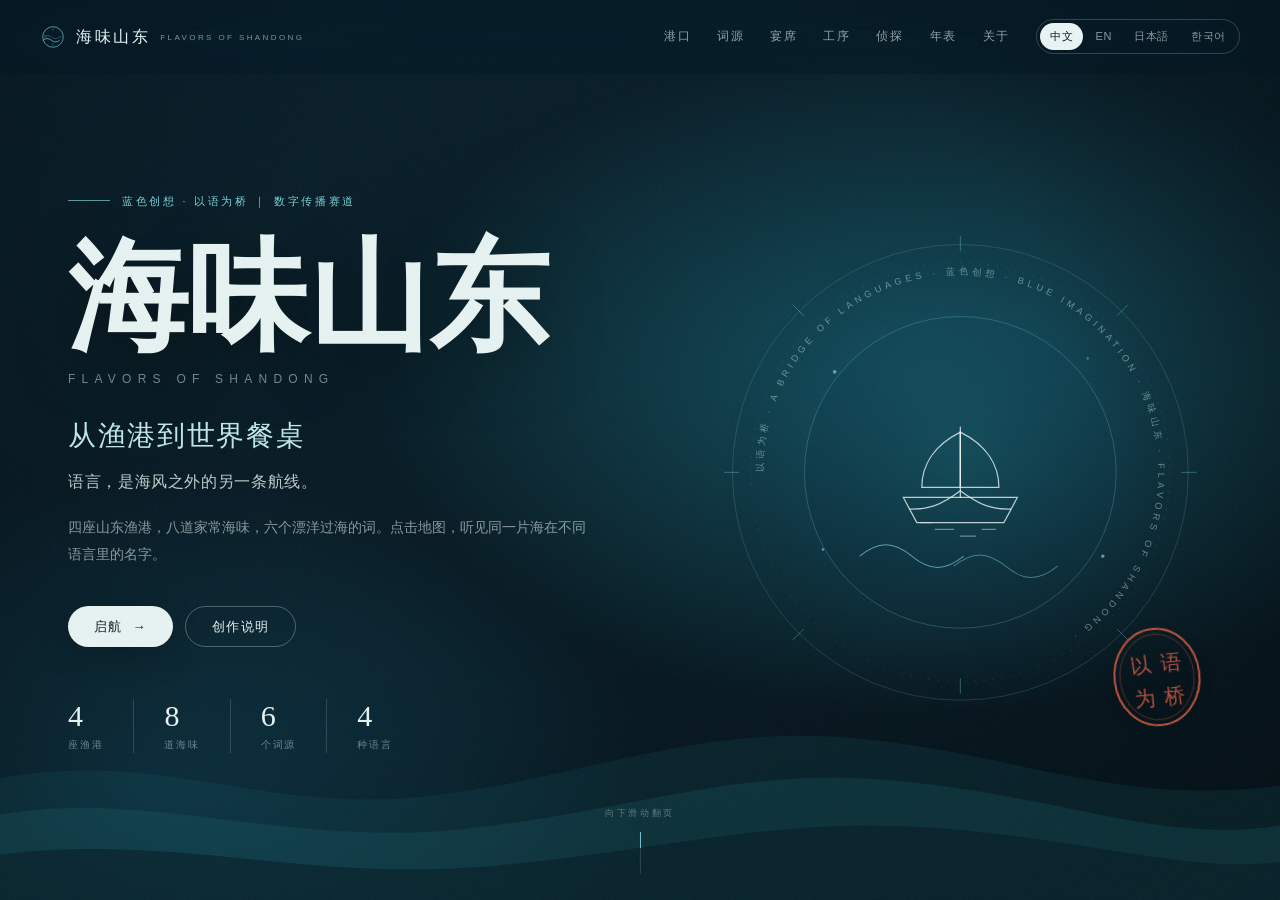
<file: backup/v6-nopager/index.html>
<!DOCTYPE html>
<html lang="zh">
<head>
<meta charset="UTF-8">
<meta name="viewport" content="width=device-width, initial-scale=1.0">
<title>海味山东：从渔港到世界餐桌 · 蓝色创想</title>
<meta name="description" content="海味山东：从渔港到世界餐桌——山东海洋饮食文化的多语种交互叙事。蓝色创想·以语为桥 数字传播赛道作品。">
<meta name="theme-color" content="#071b26">

<!-- ===== 社交分享卡片（OG） =====
     部署后把下面的占位网址（og:url / og:image / twitter:image / canonical）替换成实际网址（含 https://，结尾不要加斜杠）。
     可运行：powershell -ExecutionPolicy Bypass -File tools/set-site-url.ps1 https://你的域名
     未部署时保留占位符即可，不影响本地打开和页面运行。 -->
<meta property="og:type" content="website">
<meta property="og:site_name" content="海味山东 · 蓝色创想">
<meta property="og:title" content="海味山东：从渔港到世界餐桌">
<meta property="og:description" content="四座山东渔港，八道家常海味，六个漂洋过海的词。以语为桥，点击翻页，听见同一片海在不同语言里的名字。">
<meta property="og:url" content="__SITE_URL__/">
<meta property="og:image" content="__SITE_URL__/preview/og-cover.jpg">
<meta property="og:image:type" content="image/jpeg">
<meta property="og:image:width" content="1200">
<meta property="og:image:height" content="630">
<meta property="og:image:alt" content="海味山东：从渔港到世界餐桌">
<meta property="og:locale" content="zh_CN">
<meta name="twitter:card" content="summary_large_image">
<meta name="twitter:title" content="海味山东：从渔港到世界餐桌">
<meta name="twitter:description" content="四座山东渔港，八道家常海味，六个漂洋过海的词。以语为桥，点击翻页。">
<meta name="twitter:image" content="__SITE_URL__/preview/og-cover.jpg">
<link rel="canonical" href="__SITE_URL__/">

<link rel="icon" href="data:image/svg+xml,%3Csvg xmlns='http://www.w3.org/2000/svg' viewBox='0 0 64 64'%3E%3Crect width='64' height='64' rx='14' fill='%23071b26'/%3E%3Ccircle cx='32' cy='30' r='17' fill='none' stroke='%2379cfd6' stroke-width='1.5'/%3E%3Cpath d='M12 40c6-5 12-5 20 0s14 5 20 0' fill='none' stroke='%23e7f3f2' stroke-width='1.6'/%3E%3Ctext x='32' y='37' font-size='18' text-anchor='middle' fill='%23e7f3f2' font-family='serif'%3E海%3C/text%3E%3C/svg%3E">
<link rel="stylesheet" href="css/base.css">
<link rel="stylesheet" href="css/sections.css">
<link rel="stylesheet" href="css/deck.css">
</head>
<body class="deck">

<noscript>
  <div style="position:fixed;left:0;right:0;bottom:0;z-index:99999;padding:14px 20px;background:#0a2233;color:#e7f3f2;font:14px/1.6 sans-serif;text-align:center;">
    本作品含交互内容，请启用浏览器 JavaScript 后刷新页面。（海味山东 · 蓝色创想）
  </div>
</noscript>

<div class="grain" aria-hidden="true"></div>
<div class="progress"><i id="progressBar"></i></div>

<header class="nav" id="nav">
  <a class="nav-brand" href="#home" aria-label="海味山东">
    <svg class="nav-mark" viewBox="0 0 48 48" aria-hidden="true">
      <circle cx="24" cy="24" r="19" fill="none" stroke="currentColor" stroke-width="1.2"/>
      <path d="M6 30c5-4 9-4 15 0s10 4 15 0" fill="none" stroke="currentColor" stroke-width="1.4"/>
      <path d="M6 24c5-4 9-4 15 0s10 4 15 0" fill="none" stroke="currentColor" stroke-width="1" opacity=".55"/>
      <path d="M24 8v5M24 35v5M8 24h5M35 24h5" stroke="currentColor" stroke-width="1" opacity=".6"/>
    </svg>
    <span class="nav-brand-cn">海味山东</span>
    <span class="nav-brand-en">FLAVORS OF SHANDONG</span>
  </a>

  <nav class="nav-links" aria-label="章节导航">
    <a href="#ports" data-i18n="nav_ports"></a>
    <a href="#lexicon" data-i18n="nav_lex"></a>
    <a href="#banquet" data-i18n="nav_banquet"></a>
    <a href="#craft" data-i18n="nav_craft"></a>
    <a href="#quiz" data-i18n="nav_quiz"></a>
    <a href="#timeline" data-i18n="nav_time"></a>
    <a href="#about" data-i18n="nav_about"></a>
  </nav>

  <div class="lang" role="group" aria-label="Language">
    <button type="button" data-lang="zh" class="on">中文</button>
    <button type="button" data-lang="en">EN</button>
    <button type="button" data-lang="ja">日本語</button>
    <button type="button" data-lang="ko">한국어</button>
  </div>
</header>

<div class="deck" id="deck">
<main>

  <!-- ============ 首屏 ============ -->
  <section class="hero" id="home">
    <div class="hero-waves" aria-hidden="true">
      <svg viewBox="0 0 1440 420" preserveAspectRatio="none">
        <path class="w w1" d="M0 250 C 180 210 300 300 480 275 C 660 250 780 175 960 195 C 1140 215 1260 290 1440 260 L1440 420 L0 420 Z"/>
        <path class="w w2" d="M0 300 C 170 265 320 345 520 320 C 720 295 830 230 1020 255 C 1210 280 1310 340 1440 315 L1440 420 L0 420 Z"/>
        <path class="w w3" d="M0 355 C 200 325 350 395 560 370 C 770 345 880 300 1070 320 C 1240 338 1340 380 1440 365 L1440 420 L0 420 Z"/>
      </svg>
    </div>

    <div class="hero-inner wrap">
      <div class="hero-copy">
        <p class="hero-eyebrow"><i></i><span data-i18n="hero_eyebrow"></span></p>
        <h1 class="hero-title">
          <span class="ht-cn">海味山东</span>
          <span class="ht-en">FLAVORS&nbsp;OF&nbsp;SHANDONG</span>
        </h1>
        <p class="hero-sub" data-i18n="hero_sub"></p>
        <p class="hero-tag" data-i18n="hero_tag"></p>
        <p class="hero-desc" data-i18n="hero_desc"></p>

        <div class="hero-actions">
          <a class="btn btn-primary" href="#ports"><span data-i18n="hero_btn1"></span><em>→</em></a>
          <button class="btn btn-ghost" type="button" data-open-ai><span data-i18n="hero_btn2"></span></button>
        </div>

        <ul class="hero-stats">
          <li><b>4</b><span data-i18n="hero_stat_1"></span></li>
          <li><b>8</b><span data-i18n="hero_stat_2"></span></li>
          <li><b>6</b><span data-i18n="hero_stat_3"></span></li>
          <li><b>4</b><span data-i18n="hero_stat_4"></span></li>
        </ul>
      </div>

      <div class="hero-art" aria-hidden="true">
        <svg class="compass" viewBox="0 0 600 600">
          <defs>
            <path id="circlePath" d="M300,300 m-236,0 a236,236 0 1,1 472,0 a236,236 0 1,1 -472,0"/>
            <radialGradient id="seaGlow" cx="50%" cy="45%" r="60%">
              <stop offset="0%" stop-color="#1d6f7a" stop-opacity=".55"/>
              <stop offset="60%" stop-color="#0d3a4c" stop-opacity=".18"/>
              <stop offset="100%" stop-color="#071b26" stop-opacity="0"/>
            </radialGradient>
            <linearGradient id="innerSea" x1="0" y1="0" x2="0" y2="1">
              <stop offset="0%" stop-color="#0e4457"/>
              <stop offset="100%" stop-color="#082430"/>
            </linearGradient>
          </defs>

          <circle cx="300" cy="300" r="282" fill="url(#seaGlow)"/>
          <circle cx="300" cy="300" r="272" class="ring ring-a"/>
          <circle cx="300" cy="300" r="250" class="ring ring-b"/>
          <circle cx="300" cy="300" r="186" fill="url(#innerSea)" opacity=".45"/>
          <circle cx="300" cy="300" r="186" class="ring ring-c"/>

          <!-- 刻度 -->
          <g class="ticks" stroke="currentColor">
            <line x1="300" y1="18" x2="300" y2="36"/>
            <line x1="300" y1="564" x2="300" y2="546"/>
            <line x1="18" y1="300" x2="36" y2="300"/>
            <line x1="564" y1="300" x2="582" y2="300"/>
            <line x1="100" y1="100" x2="113" y2="113"/>
            <line x1="500" y1="100" x2="487" y2="113"/>
            <line x1="100" y1="500" x2="113" y2="487"/>
            <line x1="500" y1="500" x2="487" y2="487"/>
          </g>

          <text class="ring-text">
            <textPath href="#circlePath" startOffset="0">以语为桥 · A BRIDGE OF LANGUAGES · 蓝色创想 · BLUE IMAGINATION · 海味山东 · FLAVORS OF SHANDONG · </textPath>
          </text>

          <!-- 中央：帆船与浪 -->
          <g class="art-boat" fill="none" stroke="currentColor" stroke-width="1.5" stroke-linecap="round">
            <path d="M232 330 l136 0 l-16 30 l-104 0 z"/>
            <path d="M300 330 V246"/>
            <path d="M300 252 C 268 268 254 292 254 318 L300 318 Z"/>
            <path d="M300 252 C 332 268 346 292 346 318 L300 318 Z"/>
            <path d="M300 322 C 276 340 262 344 240 344"/>
            <path d="M300 322 C 324 340 338 344 360 344"/>
            <path d="M252 360 l14 0 M270 368 l22 0 M300 376 l18 0 M326 368 l16 0" opacity=".55"/>
          </g>
          <g class="art-waves" fill="none" stroke="currentColor" stroke-width="1.2" opacity=".8">
            <path d="M180 400 c 22 -18 40 -18 62 0 s 40 18 62 0"/>
            <path d="M292 412 c 22 -18 40 -18 62 0 s 40 18 62 0" opacity=".7"/>
          </g>

          <g class="art-star">
            <circle cx="150" cy="180" r="2.2"/>
            <circle cx="452" cy="164" r="1.6"/>
            <circle cx="470" cy="400" r="2"/>
            <circle cx="136" cy="392" r="1.5"/>
          </g>
        </svg>

        <svg class="seal-oval" viewBox="0 0 120 132" aria-hidden="true">
          <defs>
            <filter id="sealRough" x="-20%" y="-20%" width="140%" height="140%">
              <feTurbulence type="fractalNoise" baseFrequency=".85" numOctaves="2" result="noise"/>
              <feDisplacementMap in="SourceGraphic" in2="noise" scale="1.8" xChannelSelector="R" yChannelSelector="G"/>
            </filter>
          </defs>
          <g filter="url(#sealRough)">
            <g fill="none" stroke="currentColor">
              <ellipse cx="60" cy="66" rx="51" ry="58" stroke-width="2.4"/>
              <ellipse cx="60" cy="66" rx="44.5" ry="51.5" stroke-width=".9" opacity=".55"/>
            </g>
            <g fill="currentColor" text-anchor="middle" class="seal-chars">
              <text x="42" y="59" transform="rotate(-1.5 42 59)">以</text>
              <text x="78" y="59" transform="rotate(1.5 78 59)">语</text>
              <text x="42" y="99" transform="rotate(1.5 42 99)">为</text>
              <text x="78" y="99" transform="rotate(-1.5 78 99)">桥</text>
            </g>
          </g>
        </svg>
      </div>
    </div>

    <div class="hero-scroll">
      <span data-i18n="scroll_hint"></span>
      <i></i>
    </div>
  </section>

  <!-- ============ 壹 · 港口 ============ -->
  <section class="section sec-paper" id="ports">
    <div class="wrap">
      <header class="sec-head reveal">
        <div class="sec-no">壹</div>
        <div class="sec-kicker" data-i18n="s1_kicker"></div>
        <h2 class="sec-title" data-i18n="s1_title"></h2>
        <p class="sec-lead" data-i18n="s1_lead"></p>
      </header>

      <div class="port-layout">
        <div class="map-card reveal">
          <div class="map-frame">
            <svg class="map" viewBox="0 0 760 620" role="img" aria-label="山东半岛手绘示意图">
              <defs>
                <pattern id="dots" width="14" height="14" patternUnits="userSpaceOnUse">
                  <circle cx="2" cy="2" r="1" fill="#0a2233" opacity=".16"/>
                </pattern>
                <pattern id="seaGrid" width="46" height="46" patternUnits="userSpaceOnUse">
                  <path d="M46 0 H0 V46" fill="none" stroke="#0a2233" stroke-width=".5" opacity=".08"/>
                </pattern>
                <linearGradient id="landFill" x1="0" y1="0" x2="1" y2="1">
                  <stop offset="0%" stop-color="#efe6d4"/>
                  <stop offset="100%" stop-color="#e3d6bf"/>
                </linearGradient>
                <filter id="softShadow">
                  <feDropShadow dx="0" dy="6" stdDeviation="10" flood-color="#0a2233" flood-opacity=".16"/>
                </filter>
              </defs>

              <rect width="760" height="620" fill="#e9f2f0"/>
              <rect width="760" height="620" fill="url(#seaGrid)"/>

              <!-- 海流线 -->
              <g class="sea-currents" fill="none" stroke="#1e6f7a" stroke-width="1" opacity=".3">
                <path d="M40 500 C 130 530 210 500 300 530 C 390 560 470 550 560 575"/>
                <path d="M330 70 C 410 100 500 80 590 110 C 670 135 710 165 730 195"/>
                <path d="M40 120 C 120 140 180 120 250 145"/>
              </g>

              <!-- 海域名 -->
              <text x="98" y="156" class="sea-label">渤 海</text>
              <text x="618" y="530" class="sea-label">黄 海</text>
              <text x="714" y="66" class="map-title" text-anchor="end">山东半岛</text>
              <text x="714" y="82" class="map-title-en" text-anchor="end">SHANDONG PENINSULA</text>

              <!-- 庙岛群岛 -->
              <g fill="#1e6f7a" opacity=".4">
                <ellipse cx="498" cy="196" rx="2.6" ry="1.5"/>
                <ellipse cx="513" cy="188" rx="1.9" ry="1.2"/>
                <ellipse cx="526" cy="183" rx="1.4" ry=".9"/>
              </g>

              <!-- 陆地 -->
              <path class="land" d="M156 470
                C140 444 126 410 130 374
                C134 340 146 308 166 288
                C190 264 230 250 278 242
                C320 236 360 232 400 228
                C436 224 464 220 490 214
                C508 211 520 218 534 228
                C558 242 584 248 608 254
                C636 261 660 272 668 290
                C674 306 664 320 646 328
                C622 338 596 344 574 350
                C552 356 534 362 520 372
                C506 382 498 390 490 398
                C482 406 486 416 478 424
                C468 436 458 446 448 456
                C436 468 422 476 406 482
                C386 490 366 496 344 502
                C314 512 284 518 254 524
                C224 530 196 536 178 538
                C162 540 152 528 148 512
                C144 498 150 484 156 470 Z"
                fill="url(#landFill)" filter="url(#softShadow)"/>
              <path class="land-dots" d="M156 470
                C140 444 126 410 130 374
                C134 340 146 308 166 288
                C190 264 230 250 278 242
                C320 236 360 232 400 228
                C436 224 464 220 490 214
                C508 211 520 218 534 228
                C558 242 584 248 608 254
                C636 261 660 272 668 290
                C674 306 664 320 646 328
                C622 338 596 344 574 350
                C552 356 534 362 520 372
                C506 382 498 390 490 398
                C482 406 486 416 478 424
                C468 436 458 446 448 456
                C436 468 422 476 406 482
                C386 490 366 496 344 502
                C314 512 284 518 254 524
                C224 530 196 536 178 538
                C162 540 152 528 148 512
                C144 498 150 484 156 470 Z"
                fill="url(#dots)"/>
              <path class="land-coast" d="M156 470
                C140 444 126 410 130 374
                C134 340 146 308 166 288
                C190 264 230 250 278 242
                C320 236 360 232 400 228
                C436 224 464 220 490 214
                C508 211 520 218 534 228
                C558 242 584 248 608 254
                C636 261 660 272 668 290
                C674 306 664 320 646 328
                C622 338 596 344 574 350
                C552 356 534 362 520 372
                C506 382 498 390 490 398
                C482 406 486 416 478 424
                C468 436 458 446 448 456
                C436 468 422 476 406 482
                C386 490 366 496 344 502
                C314 512 284 518 254 524
                C224 530 196 536 178 538
                C162 540 152 528 148 512
                C144 498 150 484 156 470 Z"
                fill="none" stroke="#0a2233" stroke-width="1.6" stroke-opacity=".7"/>
              <path class="land-ridge" d="M232 470 C 300 450 360 448 420 430" fill="none" stroke="#0a2233" stroke-width=".8" stroke-dasharray="1 6" opacity=".25"/>
              <text x="296" y="382" class="land-label">山 东</text>

              <!-- 航线 -->
              <path id="seaRoute" class="route" d="M534 228
                C 596 196 682 232 690 294
                C 694 344 616 380 544 392
                C 514 397 500 394 490 398
                C 480 410 462 438 448 456"
                fill="none" stroke="#b8452f" stroke-width="1.6" stroke-dasharray="7 9"/>

              <!-- 罗盘 -->
              <g class="map-compass" transform="translate(88,86)" fill="none" stroke="#0a2233" stroke-width="1">
                <circle r="30" opacity=".5"/>
                <circle r="20" opacity=".3"/>
                <path d="M0 -30 V-42 M0 30 V42 M-30 0 H-42 M30 0 H42" opacity=".5"/>
                <path d="M0 -18 L6 6 L0 2 L-6 6 Z" fill="#b8452f" stroke="none"/>
                <text x="0" y="-48" text-anchor="middle" font-size="11" fill="#0a2233" stroke="none" letter-spacing="2">N</text>
              </g>

              <!-- 港口由 JS 渲染 -->
              <g id="portLayer"></g>
            </svg>
          </div>

          <div class="map-meta">
            <p class="map-hint"><i class="dot"></i><span data-i18n="map_hint"></span></p>
            <p class="map-disclaimer" data-i18n="map_disclaimer"></p>
          </div>
        </div>

        <aside class="port-panel" id="portPanel" aria-live="polite"></aside>
      </div>
    </div>
  </section>

  <!-- ============ 贰 · 词源 ============ -->
  <section class="section sec-dark" id="lexicon">
    <div class="wrap">
      <header class="sec-head reveal">
        <div class="sec-no">贰</div>
        <div class="sec-kicker" data-i18n="s2_kicker"></div>
        <h2 class="sec-title" data-i18n="s2_title"></h2>
        <p class="sec-lead" data-i18n="s2_lead"></p>
      </header>
      <p class="hint-line reveal"><span data-i18n="lex_hint"></span><i>↻</i></p>
      <div class="lex-grid" id="lexGrid"></div>
    </div>
  </section>

  <!-- ============ 叁 · 宴席 ============ -->
  <section class="section sec-paper" id="banquet">
    <div class="wrap">
      <header class="sec-head reveal">
        <div class="sec-no">叁</div>
        <div class="sec-kicker" data-i18n="s3_kicker"></div>
        <h2 class="sec-title" data-i18n="s3_title"></h2>
        <p class="sec-lead" data-i18n="s3_lead"></p>
      </header>
      <p class="hint-line reveal"><span data-i18n="banquet_hint"></span><i>↗</i></p>
      <div class="dish-grid" id="dishGrid"></div>
      <div class="table-line" aria-hidden="true"><span></span></div>
    </div>
  </section>

  <!-- ============ 肆 · 工序 ============ -->
  <section class="section sec-dark sec-craft" id="craft">
    <div class="wrap">
      <header class="sec-head reveal">
        <div class="sec-no">肆</div>
        <div class="sec-kicker" data-i18n="s4_kicker"></div>
        <h2 class="sec-title" data-i18n="s4_title"></h2>
        <p class="sec-lead" data-i18n="s4_lead"></p>
      </header>

      <div class="craft-rail">
        <div class="rail-line" aria-hidden="true"><i></i></div>
        <div class="craft-grid" id="craftGrid"></div>
      </div>
      <p class="craft-note reveal"><i></i><span data-i18n="craft_note"></span></p>
    </div>
  </section>

  <!-- ============ 伍 · 词源侦探 ============ -->
  <section class="section sec-paper" id="quiz">
    <div class="wrap">
      <header class="sec-head reveal">
        <div class="sec-no">伍</div>
        <div class="sec-kicker" data-i18n="s5_kicker"></div>
        <h2 class="sec-title" data-i18n="s5_title"></h2>
        <p class="sec-lead" data-i18n="s5_lead"></p>
      </header>
      <div class="quiz-shell reveal">
        <div class="quiz-box" id="quizBox"></div>
      </div>
    </div>
  </section>

  <!-- ============ 陆 · 年表 ============ -->
  <section class="section sec-dark" id="timeline">
    <div class="wrap">
      <header class="sec-head reveal">
        <div class="sec-no">陆</div>
        <div class="sec-kicker" data-i18n="s6_kicker"></div>
        <h2 class="sec-title" data-i18n="s6_title"></h2>
        <p class="sec-lead" data-i18n="s6_lead"></p>
      </header>

      <div class="time-head reveal">
        <p class="time-hint"><span data-i18n="time_drag"></span></p>
        <div class="time-nav">
          <button type="button" id="timePrev" aria-label="上一页">←</button>
          <button type="button" id="timeNext" aria-label="下一页">→</button>
        </div>
      </div>

      <div class="time-track" id="timeTrack" tabindex="0"></div>
      <div class="time-dots" id="timeDots"></div>
    </div>
  </section>

</main>

<!-- ============ 尾页 ============ -->
<footer class="footer" id="about">
  <div class="wrap">
    <div class="footer-grid">
      <div class="reveal">
        <p class="footer-kicker">01 · CONCEPT</p>
        <h3 data-i18n="about_concept_title"></h3>
        <p data-i18n="about_concept"></p>
      </div>
      <div class="reveal">
        <p class="footer-kicker">02 · REFERENCES</p>
        <h3 data-i18n="about_ref_title"></h3>
        <ul class="refs" id="refList"></ul>
        <p class="tiny" data-i18n="about_ref_note"></p>
      </div>
      <div class="reveal">
        <p class="footer-kicker">03 · TEAM</p>
        <h3 data-i18n="about_team_title"></h3>
        <p data-i18n="about_team"></p>
        <p class="muted" data-i18n="about_team2"></p>
        <button class="btn btn-ghost btn-small" type="button" data-open-ai>
          <span data-i18n="about_ai_btn"></span>
        </button>
        <p class="tiny" data-i18n="about_ai_note"></p>
      </div>
    </div>

    <div class="footer-bar">
      <span class="footer-note" data-i18n="footer_note"></span>
      <button class="to-top" type="button" id="toTop" aria-label="回到顶部">↑</button>
    </div>
  </div>
</footer>
</div>

<!-- ============ AI 说明 ============ -->
<div class="modal" id="aiModal" aria-hidden="true">
  <div class="modal-backdrop" data-close-ai></div>
  <div class="modal-card" role="dialog" aria-modal="true" aria-labelledby="aiTitle">
    <button class="modal-x" type="button" data-close-ai aria-label="关闭">×</button>
    <p class="modal-kicker">AI · CREATION NOTE</p>
    <h2 id="aiTitle" data-i18n="ai_title"></h2>
    <p class="modal-note" data-i18n="ai_note"></p>
    <div class="modal-body" id="aiBody"></div>
    <button class="btn btn-primary btn-block" type="button" data-close-ai>
      <span data-i18n="ai_close"></span>
    </button>
  </div>
</div>

<script src="js/i18n.js"></script>
<script src="js/data.js"></script>
<script src="js/main.js"></script>
<script src="js/deck.js"></script>
</body>
</html>
</file>
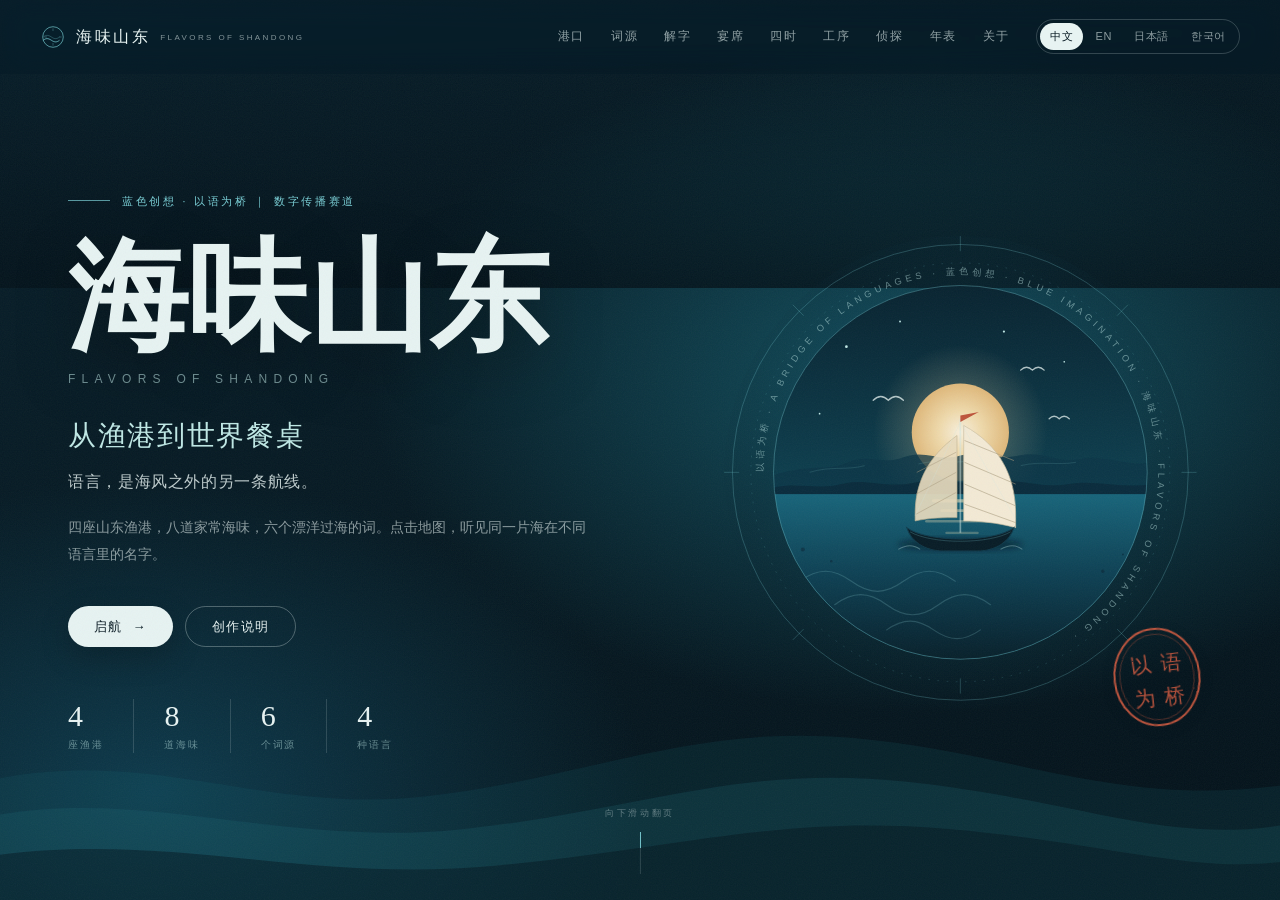
<file: backup/v9-art/index.html>
<!DOCTYPE html>
<html lang="zh">
<head>
<meta charset="UTF-8">
<meta name="viewport" content="width=device-width, initial-scale=1.0">
<title>海味山东：从渔港到世界餐桌 · 蓝色创想</title>
<meta name="description" content="海味山东：从渔港到世界餐桌——山东海洋饮食文化的多语种交互叙事。蓝色创想·以语为桥 数字传播赛道作品。">
<meta name="theme-color" content="#071b26">

<!-- ===== 社交分享卡片（OG） =====
     部署后把下面的占位网址（og:url / og:image / twitter:image / canonical）替换成实际网址（含 https://，结尾不要加斜杠）。
     可运行：powershell -ExecutionPolicy Bypass -File tools/set-site-url.ps1 https://你的域名
     未部署时保留占位符即可，不影响本地打开和页面运行。 -->
<meta property="og:type" content="website">
<meta property="og:site_name" content="海味山东 · 蓝色创想">
<meta property="og:title" content="海味山东：从渔港到世界餐桌">
<meta property="og:description" content="四座山东渔港，八道家常海味，六个漂洋过海的词。以语为桥，点击翻页，听见同一片海在不同语言里的名字。">
<meta property="og:url" content="__SITE_URL__/">
<meta property="og:image" content="__SITE_URL__/preview/og-cover.jpg">
<meta property="og:image:type" content="image/jpeg">
<meta property="og:image:width" content="1200">
<meta property="og:image:height" content="630">
<meta property="og:image:alt" content="海味山东：从渔港到世界餐桌">
<meta property="og:locale" content="zh_CN">
<meta name="twitter:card" content="summary_large_image">
<meta name="twitter:title" content="海味山东：从渔港到世界餐桌">
<meta name="twitter:description" content="四座山东渔港，八道家常海味，六个漂洋过海的词。以语为桥，点击翻页。">
<meta name="twitter:image" content="__SITE_URL__/preview/og-cover.jpg">
<link rel="canonical" href="__SITE_URL__/">

<link rel="icon" href="data:image/svg+xml,%3Csvg xmlns='http://www.w3.org/2000/svg' viewBox='0 0 64 64'%3E%3Crect width='64' height='64' rx='14' fill='%23071b26'/%3E%3Ccircle cx='32' cy='30' r='17' fill='none' stroke='%2379cfd6' stroke-width='1.5'/%3E%3Cpath d='M12 40c6-5 12-5 20 0s14 5 20 0' fill='none' stroke='%23e7f3f2' stroke-width='1.6'/%3E%3Ctext x='32' y='37' font-size='18' text-anchor='middle' fill='%23e7f3f2' font-family='serif'%3E海%3C/text%3E%3C/svg%3E">
<link rel="stylesheet" href="css/base.css">
<link rel="stylesheet" href="css/sections.css">
<link rel="stylesheet" href="css/deck.css">
<link rel="stylesheet" href="css/art.css">
</head>
<body class="deck">

<noscript>
  <div style="position:fixed;left:0;right:0;bottom:0;z-index:99999;padding:14px 20px;background:#0a2233;color:#e7f3f2;font:14px/1.6 sans-serif;text-align:center;">
    本作品含交互内容，请启用浏览器 JavaScript 后刷新页面。（海味山东 · 蓝色创想）
  </div>
</noscript>

<div class="grain" aria-hidden="true"></div>
<div class="progress"><i id="progressBar"></i></div>

<header class="nav" id="nav">
  <a class="nav-brand" href="#home" aria-label="海味山东">
    <svg class="nav-mark" viewBox="0 0 48 48" aria-hidden="true">
      <circle cx="24" cy="24" r="19" fill="none" stroke="currentColor" stroke-width="1.2"/>
      <path d="M6 30c5-4 9-4 15 0s10 4 15 0" fill="none" stroke="currentColor" stroke-width="1.4"/>
      <path d="M6 24c5-4 9-4 15 0s10 4 15 0" fill="none" stroke="currentColor" stroke-width="1" opacity=".55"/>
      <path d="M24 8v5M24 35v5M8 24h5M35 24h5" stroke="currentColor" stroke-width="1" opacity=".6"/>
    </svg>
    <span class="nav-brand-cn">海味山东</span>
    <span class="nav-brand-en">FLAVORS OF SHANDONG</span>
  </a>

  <nav class="nav-links" aria-label="章节导航">
    <a href="#ports" data-i18n="nav_ports"></a>
    <a href="#lexicon" data-i18n="nav_lex"></a>
    <a href="#glyph" data-i18n="nav_glyph"></a>
    <a href="#banquet" data-i18n="nav_banquet"></a>
    <a href="#tide" data-i18n="nav_tide"></a>
    <a href="#craft" data-i18n="nav_craft"></a>
    <a href="#quiz" data-i18n="nav_quiz"></a>
    <a href="#timeline" data-i18n="nav_time"></a>
    <a href="#about" data-i18n="nav_about"></a>
  </nav>

  <div class="lang" role="group" aria-label="Language">
    <button type="button" data-lang="zh" class="on">中文</button>
    <button type="button" data-lang="en">EN</button>
    <button type="button" data-lang="ja">日本語</button>
    <button type="button" data-lang="ko">한국어</button>
  </div>
</header>

<div class="deck" id="deck">
<main>

  <!-- ============ 首屏 ============ -->
  <section class="hero" id="home">
    <div class="hero-waves" aria-hidden="true">
      <svg viewBox="0 0 1440 420" preserveAspectRatio="none">
        <path class="w w1" d="M0 250 C 180 210 300 300 480 275 C 660 250 780 175 960 195 C 1140 215 1260 290 1440 260 L1440 420 L0 420 Z"/>
        <path class="w w2" d="M0 300 C 170 265 320 345 520 320 C 720 295 830 230 1020 255 C 1210 280 1310 340 1440 315 L1440 420 L0 420 Z"/>
        <path class="w w3" d="M0 355 C 200 325 350 395 560 370 C 770 345 880 300 1070 320 C 1240 338 1340 380 1440 365 L1440 420 L0 420 Z"/>
      </svg>
    </div>

    <div class="hero-inner wrap">
      <div class="hero-copy">
        <p class="hero-eyebrow"><i></i><span data-i18n="hero_eyebrow"></span></p>
        <h1 class="hero-title">
          <span class="ht-cn">海味山东</span>
          <span class="ht-en">FLAVORS&nbsp;OF&nbsp;SHANDONG</span>
        </h1>
        <p class="hero-sub" data-i18n="hero_sub"></p>
        <p class="hero-tag" data-i18n="hero_tag"></p>
        <p class="hero-desc" data-i18n="hero_desc"></p>

        <div class="hero-actions">
          <a class="btn btn-primary" href="#ports"><span data-i18n="hero_btn1"></span><em>→</em></a>
          <button class="btn btn-ghost" type="button" data-open-ai><span data-i18n="hero_btn2"></span></button>
        </div>

        <ul class="hero-stats">
          <li><b>4</b><span data-i18n="hero_stat_1"></span></li>
          <li><b>8</b><span data-i18n="hero_stat_2"></span></li>
          <li><b>6</b><span data-i18n="hero_stat_3"></span></li>
          <li><b>4</b><span data-i18n="hero_stat_4"></span></li>
        </ul>
      </div>

      <div class="hero-art" aria-hidden="true">
        <svg class="compass" viewBox="0 0 600 600">
          <defs>
            <path id="circlePath" d="M300,300 m-236,0 a236,236 0 1,1 472,0 a236,236 0 1,1 -472,0"/>
            <radialGradient id="seaGlow" cx="50%" cy="45%" r="60%">
              <stop offset="0%" stop-color="#1d6f7a" stop-opacity=".55"/>
              <stop offset="60%" stop-color="#0d3a4c" stop-opacity=".18"/>
              <stop offset="100%" stop-color="#071b26" stop-opacity="0"/>
            </radialGradient>
            <linearGradient id="innerSea" x1="0" y1="0" x2="0" y2="1">
              <stop offset="0%" stop-color="#0e4457"/>
              <stop offset="100%" stop-color="#082430"/>
            </linearGradient>
          </defs>

          <circle cx="300" cy="300" r="282" fill="url(#seaGlow)"/>
          <circle cx="300" cy="300" r="272" class="ring ring-a"/>
          <circle cx="300" cy="300" r="250" class="ring ring-b"/>
          <circle cx="300" cy="300" r="186" fill="url(#innerSea)" opacity=".45"/>
          <circle cx="300" cy="300" r="186" class="ring ring-c"/>

          <!-- 刻度 -->
          <g class="ticks" stroke="currentColor">
            <line x1="300" y1="18" x2="300" y2="36"/>
            <line x1="300" y1="564" x2="300" y2="546"/>
            <line x1="18" y1="300" x2="36" y2="300"/>
            <line x1="564" y1="300" x2="582" y2="300"/>
            <line x1="100" y1="100" x2="113" y2="113"/>
            <line x1="500" y1="100" x2="487" y2="113"/>
            <line x1="100" y1="500" x2="113" y2="487"/>
            <line x1="500" y1="500" x2="487" y2="487"/>
          </g>

          <text class="ring-text">
            <textPath href="#circlePath" startOffset="0">以语为桥 · A BRIDGE OF LANGUAGES · 蓝色创想 · BLUE IMAGINATION · 海味山东 · FLAVORS OF SHANDONG · </textPath>
          </text>

          <!-- 中央：帆船与浪 -->
          <g class="art-boat" fill="none" stroke="currentColor" stroke-width="1.5" stroke-linecap="round">
            <path d="M232 330 l136 0 l-16 30 l-104 0 z"/>
            <path d="M300 330 V246"/>
            <path d="M300 252 C 268 268 254 292 254 318 L300 318 Z"/>
            <path d="M300 252 C 332 268 346 292 346 318 L300 318 Z"/>
            <path d="M300 322 C 276 340 262 344 240 344"/>
            <path d="M300 322 C 324 340 338 344 360 344"/>
            <path d="M252 360 l14 0 M270 368 l22 0 M300 376 l18 0 M326 368 l16 0" opacity=".55"/>
          </g>
          <g class="art-waves" fill="none" stroke="currentColor" stroke-width="1.2" opacity=".8">
            <path d="M180 400 c 22 -18 40 -18 62 0 s 40 18 62 0"/>
            <path d="M292 412 c 22 -18 40 -18 62 0 s 40 18 62 0" opacity=".7"/>
          </g>

          <g class="art-star">
            <circle cx="150" cy="180" r="2.2"/>
            <circle cx="452" cy="164" r="1.6"/>
            <circle cx="470" cy="400" r="2"/>
            <circle cx="136" cy="392" r="1.5"/>
          </g>
        </svg>

        <svg class="seal-oval" viewBox="0 0 120 132" aria-hidden="true">
          <defs>
            <filter id="sealRough" x="-20%" y="-20%" width="140%" height="140%">
              <feTurbulence type="fractalNoise" baseFrequency=".85" numOctaves="2" result="noise"/>
              <feDisplacementMap in="SourceGraphic" in2="noise" scale="1.8" xChannelSelector="R" yChannelSelector="G"/>
            </filter>
          </defs>
          <g filter="url(#sealRough)">
            <g fill="none" stroke="currentColor">
              <ellipse cx="60" cy="66" rx="51" ry="58" stroke-width="2.4"/>
              <ellipse cx="60" cy="66" rx="44.5" ry="51.5" stroke-width=".9" opacity=".55"/>
            </g>
            <g fill="currentColor" text-anchor="middle" class="seal-chars">
              <text x="42" y="59" transform="rotate(-1.5 42 59)">以</text>
              <text x="78" y="59" transform="rotate(1.5 78 59)">语</text>
              <text x="42" y="99" transform="rotate(1.5 42 99)">为</text>
              <text x="78" y="99" transform="rotate(-1.5 78 99)">桥</text>
            </g>
          </g>
        </svg>
      </div>
    </div>

    <div class="hero-scroll">
      <span data-i18n="scroll_hint"></span>
      <i></i>
    </div>
  </section>

  <!-- ============ 壹 · 港口 ============ -->
  <section class="section sec-paper" id="ports">
    <div class="wrap">
      <header class="sec-head reveal">
        <div class="sec-no">壹</div>
        <div class="sec-kicker" data-i18n="s1_kicker"></div>
        <h2 class="sec-title" data-i18n="s1_title"></h2>
        <p class="sec-lead" data-i18n="s1_lead"></p>
      </header>

      <div class="port-layout">
        <div class="map-card reveal">
          <div class="map-frame">
            <svg class="map" viewBox="0 0 760 620" role="img" aria-label="山东半岛手绘示意图">
              <defs>
                <pattern id="dots" width="14" height="14" patternUnits="userSpaceOnUse">
                  <circle cx="2" cy="2" r="1" fill="#0a2233" opacity=".16"/>
                </pattern>
                <pattern id="seaGrid" width="46" height="46" patternUnits="userSpaceOnUse">
                  <path d="M46 0 H0 V46" fill="none" stroke="#0a2233" stroke-width=".5" opacity=".07"/>
                </pattern>
                <pattern id="coastHatch" width="7" height="7" patternUnits="userSpaceOnUse" patternTransform="rotate(35)">
                  <line x1="0" y1="0" x2="0" y2="7" stroke="#0a2233" stroke-width=".8" stroke-opacity=".3"/>
                </pattern>
                <pattern id="seaWave" width="34" height="18" patternUnits="userSpaceOnUse">
                  <path d="M2 9 q 5 -4 10 0" fill="none" stroke="#1e6f7a" stroke-width=".9" stroke-opacity=".22"/>
                  <path d="M18 15 q 4 -3 8 0" fill="none" stroke="#1e6f7a" stroke-width=".9" stroke-opacity=".14"/>
                </pattern>
                <linearGradient id="landFill" x1="0" y1="0" x2=".2" y2="1">
                  <stop offset="0%" stop-color="#f2e9d8"/>
                  <stop offset="55%" stop-color="#eaddc7"/>
                  <stop offset="100%" stop-color="#ddcdb1"/>
                </linearGradient>
                <linearGradient id="seaFill" x1="0" y1="0" x2="1" y2="1">
                  <stop offset="0%" stop-color="#e9f3f1"/>
                  <stop offset="60%" stop-color="#dbeae8"/>
                  <stop offset="100%" stop-color="#cde2e0"/>
                </linearGradient>
                <linearGradient id="fadeWest" x1="0" y1="0" x2="1" y2="0">
                  <stop offset="0" stop-color="#e6f0ee" stop-opacity=".95"/>
                  <stop offset=".55" stop-color="#e6f0ee" stop-opacity=".62"/>
                  <stop offset="1" stop-color="#e6f0ee" stop-opacity="0"/>
                </linearGradient>
                <filter id="softShadow" x="-20%" y="-20%" width="140%" height="140%">
                  <feDropShadow dx="0" dy="7" stdDeviation="9" flood-color="#0a2233" flood-opacity=".16"/>
                </filter>
              </defs>

              <!-- 海 -->
              <rect width="760" height="620" fill="url(#seaFill)"/>
              <rect width="760" height="620" fill="url(#seaGrid)"/>
              <rect width="760" height="620" fill="url(#seaWave)"/>

              <!-- 海流 -->
              <g class="sea-currents" fill="none" stroke="#1e6f7a" stroke-width="1.1" stroke-opacity=".24">
                <path d="M340 110 C 430 130 516 108 606 142 C 668 166 704 196 722 230"/>
                <path d="M392 146 C 476 166 556 152 632 182"/>
                <path d="M486 468 C 552 492 616 496 682 522"/>
                <path d="M64 512 C 142 544 210 532 288 558"/>
              </g>

              <!-- 海域名 -->
              <text x="238" y="128" class="sea-label">渤 海</text>
              <text x="644" y="540" class="sea-label">黄 海</text>
              <text x="452" y="418" class="sea-small" text-anchor="end">胶州湾</text>
              <text x="392" y="296" class="sea-small">莱州湾</text>
              <text x="498" y="162" class="sea-small">长 山 列 岛</text>
              <text x="714" y="60" class="map-title" text-anchor="end">山东半岛</text>
              <text x="714" y="76" class="map-title-en" text-anchor="end">SHANDONG PENINSULA</text>

              <!-- 黄海上的一只小帆船 -->
              <g transform="translate(596 476) scale(.62)" opacity=".5">
                <path d="M0 -34 V6" stroke="#1e6f7a" stroke-opacity=".6" stroke-width="1.6"/>
                <path d="M3 -30 C 20 -20 24 -8 24 4 L 24 8 C 16 6 10 5 3 5 Z" fill="#1e6f7a" fill-opacity=".22" stroke="#1e6f7a" stroke-opacity=".45"/>
                <path d="M-3 -26 C -16 -16 -20 -6 -20 4 L -20 8 C -14 6 -10 5 -3 5 Z" fill="#1e6f7a" fill-opacity=".16" stroke="#1e6f7a" stroke-opacity=".35"/>
                <path d="M-24 8 C -13 19 13 19 24 8 C 20 20 10 24 0 24 C -10 24 -20 20 -24 8 Z" fill="#1e6f7a" fill-opacity=".3" stroke="#1e6f7a" stroke-opacity=".5"/>
              </g>

              <!-- 庙岛群岛 -->
              <g fill="#8fb9b6" opacity=".8" stroke="#0a2233" stroke-opacity=".22" stroke-width=".6">
                <ellipse cx="470" cy="198" rx="4.6" ry="2.6"/>
                <ellipse cx="482" cy="189" rx="3.4" ry="2"/>
                <ellipse cx="492" cy="182" rx="2.4" ry="1.5"/>
                <ellipse cx="501" cy="176" rx="1.7" ry="1.1"/>
              </g>
              <!-- 石岛外的小岛 -->
              <g fill="#8fb9b6" opacity=".7" stroke="#0a2233" stroke-opacity=".2" stroke-width=".5">
                <ellipse cx="706" cy="342" rx="3.2" ry="2"/>
                <ellipse cx="713" cy="352" rx="2" ry="1.3"/>
                <ellipse cx="508" cy="432" rx="3.6" ry="2.2"/>
              </g>

              <!-- 陆地 -->
              <path class="land" filter="url(#softShadow)" d="M 148 196
  C 176 188 200 200 214 216
  C 222 226 229 213 237 224
  C 247 235 253 217 263 230
  C 278 245 292 262 308 278
  C 322 292 336 306 352 308
  C 366 309 374 294 386 282
  C 402 266 422 250 443 240
  C 459 232 477 226 495 220
  C 509 216 521 222 533 228
  C 549 234 563 240 579 248
  C 597 257 617 265 635 275
  C 649 283 665 288 679 294
  C 693 300 701 310 691 318
  C 681 326 665 329 651 334
  C 635 340 621 346 605 354
  C 590 361 574 360 566 366
  C 560 371 566 378 556 379
  C 538 381 521 388 508 394
  C 499 399 492 406 483 411
  C 474 417 465 426 458 436
  C 453 444 449 452 443 462
  C 435 474 421 486 403 496
  C 383 506 359 512 335 518
  C 307 524 281 530 255 538
  C 227 546 197 556 169 570
  C 143 582 97 598 41 610 L 0 616 L 0 140 L 110 172 Z" fill="url(#landFill)"/>
              <path class="land-dots" d="M 148 196
  C 176 188 200 200 214 216
  C 222 226 229 213 237 224
  C 247 235 253 217 263 230
  C 278 245 292 262 308 278
  C 322 292 336 306 352 308
  C 366 309 374 294 386 282
  C 402 266 422 250 443 240
  C 459 232 477 226 495 220
  C 509 216 521 222 533 228
  C 549 234 563 240 579 248
  C 597 257 617 265 635 275
  C 649 283 665 288 679 294
  C 693 300 701 310 691 318
  C 681 326 665 329 651 334
  C 635 340 621 346 605 354
  C 590 361 574 360 566 366
  C 560 371 566 378 556 379
  C 538 381 521 388 508 394
  C 499 399 492 406 483 411
  C 474 417 465 426 458 436
  C 453 444 449 452 443 462
  C 435 474 421 486 403 496
  C 383 506 359 512 335 518
  C 307 524 281 530 255 538
  C 227 546 197 556 169 570
  C 143 582 97 598 41 610 L 0 616 L 0 140 L 110 172 Z" fill="url(#dots)"/>

              <!-- 海岸晕染：排纹 + 双线 -->
              <path class="land-coast-wash" d="M 148 196
  C 176 188 200 200 214 216
  C 222 226 229 213 237 224
  C 247 235 253 217 263 230
  C 278 245 292 262 308 278
  C 322 292 336 306 352 308
  C 366 309 374 294 386 282
  C 402 266 422 250 443 240
  C 459 232 477 226 495 220
  C 509 216 521 222 533 228
  C 549 234 563 240 579 248
  C 597 257 617 265 635 275
  C 649 283 665 288 679 294
  C 693 300 701 310 691 318
  C 681 326 665 329 651 334
  C 635 340 621 346 605 354
  C 590 361 574 360 566 366
  C 560 371 566 378 556 379
  C 538 381 521 388 508 394
  C 499 399 492 406 483 411
  C 474 417 465 426 458 436
  C 453 444 449 452 443 462
  C 435 474 421 486 403 496
  C 383 506 359 512 335 518
  C 307 524 281 530 255 538
  C 227 546 197 556 169 570
  C 143 582 97 598 41 610"
                fill="none" stroke="url(#coastHatch)" stroke-width="14" stroke-opacity=".6"/>
              <path class="land-coast" d="M 148 196
  C 176 188 200 200 214 216
  C 222 226 229 213 237 224
  C 247 235 253 217 263 230
  C 278 245 292 262 308 278
  C 322 292 336 306 352 308
  C 366 309 374 294 386 282
  C 402 266 422 250 443 240
  C 459 232 477 226 495 220
  C 509 216 521 222 533 228
  C 549 234 563 240 579 248
  C 597 257 617 265 635 275
  C 649 283 665 288 679 294
  C 693 300 701 310 691 318
  C 681 326 665 329 651 334
  C 635 340 621 346 605 354
  C 590 361 574 360 566 366
  C 560 371 566 378 556 379
  C 538 381 521 388 508 394
  C 499 399 492 406 483 411
  C 474 417 465 426 458 436
  C 453 444 449 452 443 462
  C 435 474 421 486 403 496
  C 383 506 359 512 335 518
  C 307 524 281 530 255 538
  C 227 546 197 556 169 570
  C 143 582 97 598 41 610"
                fill="none" stroke="#0a2233" stroke-width="1.8" stroke-opacity=".7"/>
              <path class="land-coast2" d="M 148 196
  C 176 188 200 200 214 216
  C 222 226 229 213 237 224
  C 247 235 253 217 263 230
  C 278 245 292 262 308 278
  C 322 292 336 306 352 308
  C 366 309 374 294 386 282
  C 402 266 422 250 443 240
  C 459 232 477 226 495 220
  C 509 216 521 222 533 228
  C 549 234 563 240 579 248
  C 597 257 617 265 635 275
  C 649 283 665 288 679 294
  C 693 300 701 310 691 318
  C 681 326 665 329 651 334
  C 635 340 621 346 605 354
  C 590 361 574 360 566 366
  C 560 371 566 378 556 379
  C 538 381 521 388 508 394
  C 499 399 492 406 483 411
  C 474 417 465 426 458 436
  C 453 444 449 452 443 462
  C 435 474 421 486 403 496
  C 383 506 359 512 335 518
  C 307 524 281 530 255 538
  C 227 546 197 556 169 570
  C 143 582 97 598 41 610"
                fill="none" stroke="#0a2233" stroke-width=".6" stroke-opacity=".28" transform="translate(1.6,2.4)"/>

              <!-- 胶州湾：内湾细线 -->
              <g fill="none" stroke="#0a2233" stroke-opacity=".26" stroke-width=".9">
                <path d="M508 394 C 497 400 489 406 481 411 C 472 417 464 425 458 434"/>
                <path d="M501 401 C 494 407 487 411 480 416"/>
              </g>

              <!-- 西侧内陆淡出，视线收向海岸 -->
              <rect x="0" y="0" width="230" height="620" fill="url(#fadeWest)"/>

              <!-- 黄河与三角洲 -->
              <path d="M0 292 C 52 282 96 262 136 244 C 172 228 204 226 236 224"
                fill="none" stroke="#1e6f7a" stroke-width="1.8" stroke-opacity=".55"/>
              <path d="M236 224 c 7 5 12 1 14 7 M232 219 c 5 5 9 1 11 7 M240 229 c 4 4 7 2 9 7"
                fill="none" stroke="#1e6f7a" stroke-width="1" stroke-opacity=".45"/>
              <text x="150" y="266" class="river-label">黄 河</text>

              <!-- 山脊 -->
              <path class="land-ridge" d="M96 402 C 158 368 214 352 272 348 C 318 346 350 356 384 368"
                fill="none" stroke="#0a2233" stroke-width=".8" stroke-dasharray="1 6" opacity=".2"/>
              <path class="land-ridge" d="M94 432 C 148 410 196 402 246 404 C 286 406 318 418 344 430"
                fill="none" stroke="#0a2233" stroke-width=".8" stroke-dasharray="1 6" opacity=".14"/>
              <text x="272" y="396" class="land-label">山 东</text>
              <text x="132" y="482" class="land-small">沂 蒙</text>

              <!-- 航线 -->
              <path id="seaRoute" class="route" d="M533 226
                C 592 186 666 212 684 272
                C 696 318 644 356 586 372
                C 546 383 514 392 492 402
                C 474 412 458 434 448 446"
                fill="none" stroke="#b8452f" stroke-width="1.5" stroke-dasharray="7 9" stroke-opacity=".7"/>

              <!-- 罗盘 -->
              <g class="map-compass" transform="translate(86,88)" fill="none" stroke="#0a2233" stroke-width="1">
                <circle r="30" opacity=".4"/>
                <circle r="20" opacity=".22"/>
                <path d="M0 -30 V-42 M0 30 V42 M-30 0 H-42 M30 0 H42" opacity=".4"/>
                <path d="M0 -18 L6 6 L0 2 L-6 6 Z" fill="#b8452f" stroke="none"/>
                <g stroke="none" fill="#b8452f" opacity=".3">
                  <circle cx="21" cy="21" r="1.6"/><circle cx="-21" cy="21" r="1.6"/>
                </g>
                <text x="0" y="-48" text-anchor="middle" font-size="11" fill="#0a2233" stroke="none" letter-spacing="2">N</text>
              </g>

              <!-- 港口由 JS 渲染 -->
              <g id="portLayer"></g>
            </svg>
          </div>

          <div class="map-meta">
            <p class="map-hint"><i class="dot"></i><span data-i18n="map_hint"></span></p>
            <p class="map-disclaimer" data-i18n="map_disclaimer"></p>
          </div>
        </div>

        <aside class="port-panel" id="portPanel" aria-live="polite"></aside>
      </div>
    </div>
  </section>

  <!-- ============ 贰 · 词源 ============ -->
  <section class="section sec-dark" id="lexicon">
    <div class="wrap">
      <header class="sec-head reveal">
        <div class="sec-no">贰</div>
        <div class="sec-kicker" data-i18n="s2_kicker"></div>
        <h2 class="sec-title" data-i18n="s2_title"></h2>
        <p class="sec-lead" data-i18n="s2_lead"></p>
      </header>
      <p class="hint-line reveal"><span data-i18n="lex_hint"></span><i>↻</i></p>
      <div class="lex-grid" id="lexGrid"></div>
    </div>
  </section>

  <!-- ============ 叁 · 解字「鲜」 ============ -->
  <section class="section sec-dark sec-glyph" id="glyph">
    <div class="wrap">
      <header class="sec-head reveal">
        <div class="sec-no">叁</div>
        <div class="sec-kicker" data-i18n="s_glyph_kicker"></div>
        <h2 class="sec-title" data-i18n="s_glyph_title"></h2>
        <p class="sec-lead" data-i18n="s_glyph_lead"></p>
      </header>

      <div class="glyph-layout">
        <div class="glyph-art reveal" id="glyphArt"></div>
        <div class="glyph-copy reveal">
          <p class="glyph-body" data-i18n="s_glyph_body"></p>
          <p class="glyph-body" data-i18n="s_glyph_body2"></p>
          <ul class="glyph-words" id="glyphWords"></ul>
          <p class="glyph-note" data-i18n="s_glyph_note"></p>
        </div>
      </div>
    </div>
  </section>

  <!-- ============ 肆 · 宴席 ============ -->
  <section class="section sec-paper" id="banquet">
    <div class="wrap">
      <header class="sec-head reveal">
        <div class="sec-no">肆</div>
        <div class="sec-kicker" data-i18n="s3_kicker"></div>
        <h2 class="sec-title" data-i18n="s3_title"></h2>
        <p class="sec-lead" data-i18n="s3_lead"></p>
      </header>
      <p class="hint-line reveal"><span data-i18n="banquet_hint"></span><i>↗</i></p>
      <div class="dish-grid" id="dishGrid"></div>
      <div class="table-line" aria-hidden="true"><span></span></div>
    </div>
  </section>

  <!-- ============ 伍 · 四时 ============ -->
  <section class="section sec-paper sec-tide" id="tide">
    <div class="wrap">
      <header class="sec-head reveal">
        <div class="sec-no">伍</div>
        <div class="sec-kicker" data-i18n="s_tide_kicker"></div>
        <h2 class="sec-title" data-i18n="s_tide_title"></h2>
        <p class="sec-lead" data-i18n="s_tide_lead"></p>
      </header>

      <div class="tide-layout">
        <div class="tide-wheel reveal" id="tideWheel" role="img" aria-label="四时海味"></div>
        <div class="tide-panel reveal">
          <div class="tide-tabs" id="tideTabs"></div>
          <div class="tide-body" id="tideBody"></div>
        </div>
      </div>
    </div>
  </section>

  <!-- ============ 陆 · 工序 ============ -->
  <section class="section sec-dark sec-craft" id="craft">
    <div class="wrap">
      <header class="sec-head reveal">
        <div class="sec-no">陆</div>
        <div class="sec-kicker" data-i18n="s4_kicker"></div>
        <h2 class="sec-title" data-i18n="s4_title"></h2>
        <p class="sec-lead" data-i18n="s4_lead"></p>
      </header>

      <div class="craft-rail">
        <div class="rail-line" aria-hidden="true"><i></i></div>
        <div class="craft-grid" id="craftGrid"></div>
      </div>
      <p class="craft-note reveal"><i></i><span data-i18n="craft_note"></span></p>
    </div>
  </section>

  <!-- ============ 柒 · 词源侦探 ============ -->
  <section class="section sec-paper" id="quiz">
    <div class="wrap">
      <header class="sec-head reveal">
        <div class="sec-no">柒</div>
        <div class="sec-kicker" data-i18n="s5_kicker"></div>
        <h2 class="sec-title" data-i18n="s5_title"></h2>
        <p class="sec-lead" data-i18n="s5_lead"></p>
      </header>
      <div class="quiz-shell reveal">
        <div class="quiz-box" id="quizBox"></div>
      </div>
    </div>
  </section>

  <!-- ============ 捌 · 年表 ============ -->
  <section class="section sec-dark" id="timeline">
    <div class="wrap">
      <header class="sec-head reveal">
        <div class="sec-no">捌</div>
        <div class="sec-kicker" data-i18n="s6_kicker"></div>
        <h2 class="sec-title" data-i18n="s6_title"></h2>
        <p class="sec-lead" data-i18n="s6_lead"></p>
      </header>

      <div class="time-head reveal">
        <p class="time-hint"><span data-i18n="time_drag"></span></p>
        <div class="time-nav">
          <button type="button" id="timePrev" aria-label="上一页">←</button>
          <button type="button" id="timeNext" aria-label="下一页">→</button>
        </div>
      </div>

      <div class="time-track" id="timeTrack" tabindex="0"></div>
      <div class="time-dots" id="timeDots"></div>
    </div>
  </section>

</main>

<!-- ============ 尾页 ============ -->
<footer class="footer" id="about">
  <div class="wrap">
    <div class="footer-grid">
      <div class="reveal">
        <p class="footer-kicker">01 · CONCEPT</p>
        <h3 data-i18n="about_concept_title"></h3>
        <p data-i18n="about_concept"></p>
      </div>
      <div class="reveal">
        <p class="footer-kicker">02 · REFERENCES</p>
        <h3 data-i18n="about_ref_title"></h3>
        <ul class="refs" id="refList"></ul>
        <p class="tiny" data-i18n="about_ref_note"></p>
      </div>
      <div class="reveal">
        <p class="footer-kicker">03 · TEAM</p>
        <h3 data-i18n="about_team_title"></h3>
        <p data-i18n="about_team"></p>
        <p class="muted" data-i18n="about_team2"></p>
        <button class="btn btn-ghost btn-small" type="button" data-open-ai>
          <span data-i18n="about_ai_btn"></span>
        </button>
        <p class="tiny" data-i18n="about_ai_note"></p>
      </div>
    </div>

    <div class="footer-bar">
      <span class="footer-note" data-i18n="footer_note"></span>
      <button class="to-top" type="button" id="toTop" aria-label="回到顶部">↑</button>
    </div>
  </div>
</footer>
</div>

<!-- ============ AI 说明 ============ -->
<div class="modal" id="aiModal" aria-hidden="true">
  <div class="modal-backdrop" data-close-ai></div>
  <div class="modal-card" role="dialog" aria-modal="true" aria-labelledby="aiTitle">
    <button class="modal-x" type="button" data-close-ai aria-label="关闭">×</button>
    <p class="modal-kicker">AI · CREATION NOTE</p>
    <h2 id="aiTitle" data-i18n="ai_title"></h2>
    <p class="modal-note" data-i18n="ai_note"></p>
    <div class="modal-body" id="aiBody"></div>
    <button class="btn btn-primary btn-block" type="button" data-close-ai>
      <span data-i18n="ai_close"></span>
    </button>
  </div>
</div>

<script src="js/i18n.js"></script>
<script src="js/data.js"></script>
<script src="js/main.js"></script>
<script src="js/deck.js"></script>
<script src="js/art.js"></script>
</body>
</html>
</file>
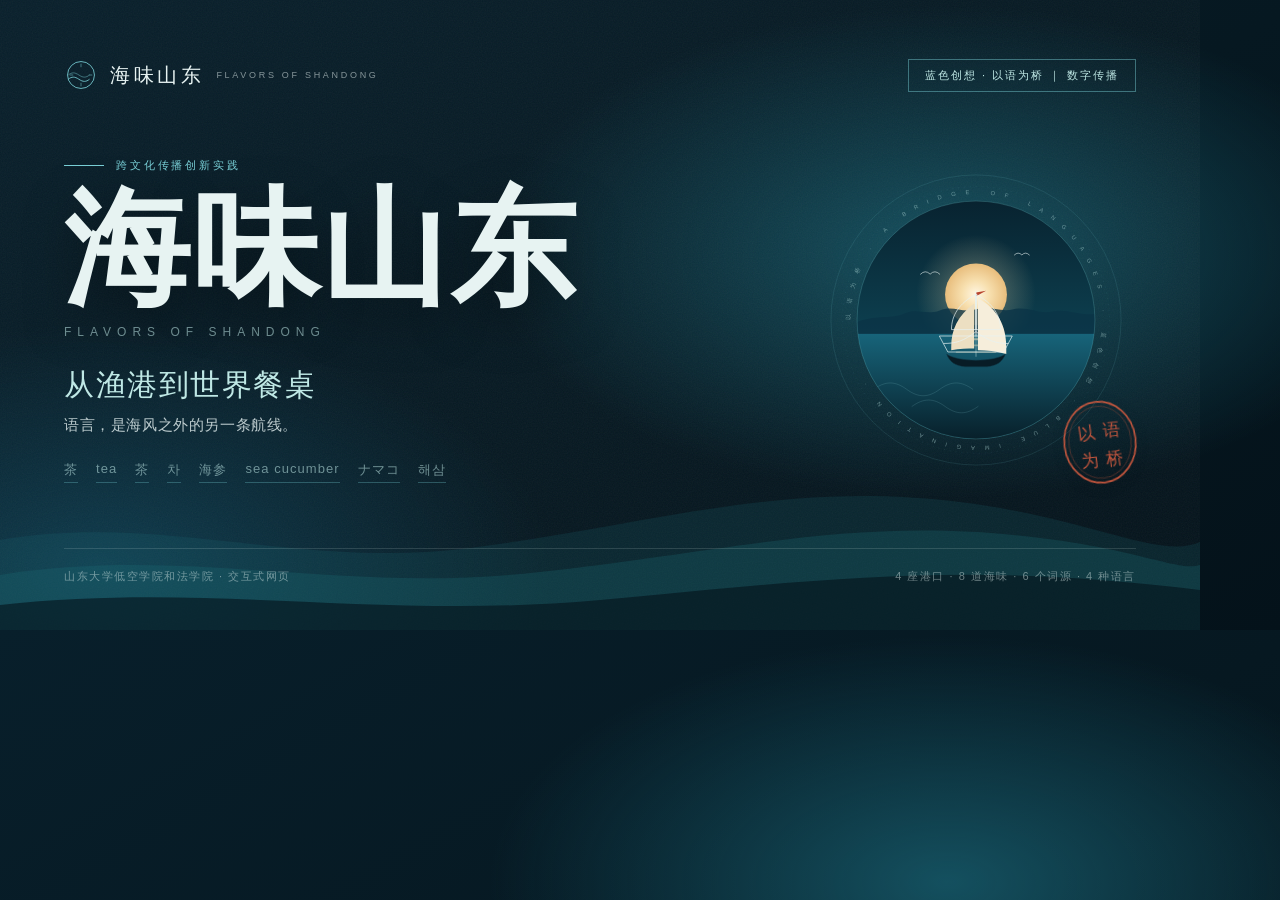
<file: tools/og-cover.html>
﻿<!DOCTYPE html>
<html lang="zh">
<head>
<meta charset="UTF-8">
<title>OG Cover · 海味山东</title>
<style>
  * { margin: 0; padding: 0; box-sizing: border-box; }
  body {
    width: 1200px; height: 630px; overflow: hidden;
    font-family: "Microsoft YaHei", "PingFang SC", sans-serif;
    color: #e7f3f2;
    background:
      radial-gradient(ellipse 55% 60% at 74% 40%, #14505f 0%, rgba(20,80,95,0) 65%),
      radial-gradient(ellipse 50% 55% at 8% 90%, #0d3a4c 0%, rgba(13,58,76,0) 70%),
      linear-gradient(150deg, #081f2b 0%, #061821 55%, #04121a 100%);
    position: relative;
  }
  .grain {
    position: absolute; inset: 0; opacity: .06; pointer-events: none;
    background-image: url("data:image/svg+xml,%3Csvg xmlns='http://www.w3.org/2000/svg' width='160' height='160'%3E%3Cfilter id='n'%3E%3CfeTurbulence type='fractalNoise' baseFrequency='.8' numOctaves='2' stitchTiles='stitch'/%3E%3C/filter%3E%3Crect width='160' height='160' filter='url(%23n)'/%3E%3C/svg%3E");
  }
  .waves { position: absolute; left: 0; right: 0; bottom: 0; height: 210px; }
  .waves svg { width: 100%; height: 100%; }
  .wrap { position: absolute; inset: 0; padding: 58px 64px 46px; display: flex; flex-direction: column; }
  .top { display: flex; align-items: center; justify-content: space-between; }
  .brand { display: flex; align-items: center; gap: 12px; }
  .mark { width: 34px; height: 34px; color: #79cfd6; }
  .brand-cn { font-family: "SimSun", "Songti SC", serif; font-size: 20px; letter-spacing: .18em; }
  .brand-en { font-size: 9px; letter-spacing: .3em; opacity: .55; }
  .badge {
    padding: 8px 16px; border: 1px solid rgba(121,207,214,.45);
    font-size: 11px; letter-spacing: .18em; color: #bfe8e5;
  }
  .main { flex: 1; display: flex; align-items: center; gap: 40px; }
  .copy { flex: 1; min-width: 0; }
  .eyebrow { display: flex; align-items: center; gap: 12px; font-size: 11px; letter-spacing: .26em; color: #79cfd6; }
  .eyebrow i { display: block; width: 40px; height: 1px; background: currentColor; }
  h1 {
    margin-top: 14px;
    font-family: "SimSun", "Songti SC", serif;
    font-size: 126px; line-height: 1; letter-spacing: .02em; font-weight: 700;
    text-shadow: 0 18px 50px rgba(0,0,0,.35);
  }
  .en { margin-top: 12px; font-size: 12px; letter-spacing: .5em; color: rgba(191,232,229,.55); }
  .sub { margin-top: 26px; font-family: "SimSun", "Songti SC", serif; font-size: 30px; color: #bfe8e5; letter-spacing: .05em; }
  .tag { margin-top: 10px; font-size: 15px; color: rgba(231,243,242,.8); letter-spacing: .04em; }
  .words { margin-top: 26px; display: flex; gap: 18px; font-size: 13px; color: rgba(191,232,229,.55); letter-spacing: .08em; }
  .words b { font-weight: 400; border-bottom: 1px solid rgba(121,207,214,.3); padding-bottom: 3px; }
  .art { width: 320px; height: 320px; flex-shrink: 0; color: #79cfd6; position: relative; }
  .art > svg:first-child { width: 100%; height: 100%; }
  .seal {
    position: absolute; right: -6px; bottom: -8px;
    width: 84px; height: auto;
    color: #d05a3f; opacity: .92;
    transform: rotate(-7deg);
    filter: drop-shadow(0 3px 10px rgba(0,0,0,.2));
  }
  .seal text { font-family: "SimSun", serif; font-size: 25px; text-anchor: middle; }
  .foot {
    display: flex; align-items: center; justify-content: space-between;
    padding-top: 20px; border-top: 1px solid rgba(231,243,242,.14);
    font-size: 11px; letter-spacing: .14em; color: rgba(231,243,242,.45);
  }
</style>
</head>
<body>
<div class="grain"></div>
<div class="waves">
  <svg viewBox="0 0 1200 210" preserveAspectRatio="none">
    <path d="M0 120 C 160 92 300 150 470 128 C 650 105 780 60 960 82 C 1090 98 1160 140 1200 122 L1200 210 L0 210 Z" fill="rgba(30,111,122,.18)"/>
    <path d="M0 155 C 190 125 340 175 540 152 C 740 130 860 95 1040 118 C 1140 130 1180 152 1200 145 L1200 210 L0 210 Z" fill="rgba(30,111,122,.26)"/>
    <path d="M0 185 C 210 162 380 200 600 180 C 820 160 960 140 1200 170 L1200 210 L0 210 Z" fill="rgba(4,18,26,.6)"/>
  </svg>
</div>

<div class="wrap">
  <div class="top">
    <div class="brand">
      <svg class="mark" viewBox="0 0 48 48" fill="none" stroke="currentColor" stroke-width="1.2">
        <circle cx="24" cy="24" r="19"/>
        <path d="M6 30c5-4 9-4 15 0s10 4 15 0"/>
        <path d="M6 24c5-4 9-4 15 0s10 4 15 0" opacity=".55"/>
        <path d="M24 8v5M24 35v5M8 24h5M35 24h5" opacity=".6"/>
      </svg>
      <span class="brand-cn">海味山东</span>
      <span class="brand-en">FLAVORS OF SHANDONG</span>
    </div>
    <div class="badge">蓝色创想 · 以语为桥 ｜ 数字传播</div>
  </div>

  <div class="main">
    <div class="copy">
      <p class="eyebrow"><i></i>跨文化传播创新实践</p>
      <h1>海味山东</h1>
      <p class="en">FLAVORS&nbsp;OF&nbsp;SHANDONG</p>
      <p class="sub">从渔港到世界餐桌</p>
      <p class="tag">语言，是海风之外的另一条航线。</p>
      <div class="words">
        <b>茶</b><b>tea</b><b>茶</b><b>차</b>
        <b>海参</b><b>sea cucumber</b><b>ナマコ</b><b>해삼</b>
      </div>
    </div>
    <div class="art">
      <svg viewBox="0 0 600 600" fill="none" stroke="currentColor">
        <circle cx="300" cy="300" r="272" opacity=".22"/>
        <circle cx="300" cy="300" r="250" opacity=".16" stroke-dasharray="2 9"/>
        <defs>
          <clipPath id="ogClip"><circle cx="300" cy="300" r="223"/></clipPath>
          <linearGradient id="ogSky" x1="0" y1="0" x2="0" y2="1">
            <stop offset="0" stop-color="#08222f"/><stop offset=".55" stop-color="#0d4050"/><stop offset="1" stop-color="#17687a"/>
          </linearGradient>
          <linearGradient id="ogSea" x1="0" y1="0" x2="0" y2="1">
            <stop offset="0" stop-color="#17647a"/><stop offset="1" stop-color="#061821"/>
          </linearGradient>
          <radialGradient id="ogSun" cx="50%" cy="50%" r="50%">
            <stop offset="0" stop-color="#fff6e2"/><stop offset=".45" stop-color="#f7dfae"/><stop offset="1" stop-color="#e8bd7c"/>
          </radialGradient>
          <radialGradient id="ogHalo" cx="50%" cy="50%" r="50%">
            <stop offset="0" stop-color="#f7dfae" stop-opacity=".42"/>
            <stop offset=".6" stop-color="#f7dfae" stop-opacity=".16"/>
            <stop offset="1" stop-color="#f7dfae" stop-opacity="0"/>
          </radialGradient>
        </defs>
        <g clip-path="url(#ogClip)">
          <rect x="70" y="70" width="460" height="470" fill="url(#ogSky)" stroke="none"/>
          <circle cx="300" cy="252" r="112" fill="url(#ogHalo)" stroke="none"/>
          <circle cx="300" cy="252" r="58" fill="url(#ogSun)" stroke="none"/>
          <path d="M70 306 C 118 288 140 300 166 288 C 190 277 206 292 232 282 C 258 272 274 288 300 280 C 326 272 344 286 370 280 C 398 273 416 290 444 284 C 472 278 496 294 530 288 L530 340 L70 340 Z" fill="#0b3446" opacity=".8" stroke="none"/>
          <rect x="70" y="326" width="460" height="220" fill="url(#ogSea)" stroke="none"/>
          <g fill="#f8e3b6" stroke="none">
            <rect x="266" y="334" width="68" height="4" rx="2" opacity=".5"/>
            <rect x="276" y="346" width="48" height="3" rx="1.5" opacity=".38"/>
            <rect x="262" y="359" width="76" height="3" rx="1.5" opacity=".3"/>
          </g>
          <g stroke="none" transform="translate(300 350) scale(.86) translate(-300 -350)">
            <path d="M300 236 L300 372" stroke="#cfe6e2" stroke-opacity=".5" stroke-width="2"/>
            <path d="M304 244 C 348 268 366 306 366 350 L366 366 C 344 360 322 358 304 358 Z" fill="#f6eedb"/>
            <path d="M296 256 C 260 282 246 314 246 350 L246 358 C 264 354 282 354 296 354 Z" fill="#ecdfc2"/>
            <path d="M300 232 L322 228 L300 240 Z" fill="#b8452f"/>
            <path d="M236 366 C 260 384 340 384 364 366 C 358 384 344 392 324 394 L276 394 C 256 392 242 384 236 366 Z" fill="#081c26" stroke="#0f3b4c" stroke-width="1.2"/>
          </g>
          <g stroke="#e7f3f2" stroke-opacity=".7" stroke-width="1.6" fill="none" stroke-linecap="round">
            <path d="M196 214 q 9 -9 18 0 q 9 -9 18 0"/>
            <path d="M372 178 q 7 -7 14 0 q 7 -7 14 0"/>
          </g>
          <g stroke="#8fd3d6" stroke-opacity=".22" stroke-width="1.4" fill="none" stroke-linecap="round">
            <path d="M108 430 c 22 -16 40 -16 62 0 s 40 16 62 0 s 40 -16 62 0"/>
            <path d="M180 462 c 22 -16 40 -16 62 0 s 40 16 62 0"/>
          </g>
        </g>
        <circle cx="300" cy="300" r="223" opacity=".42"/>
        <text fill="rgba(191,232,229,.5)" stroke="none" font-size="11" letter-spacing="18" font-family="Microsoft YaHei, sans-serif">
          <textPath href="#p" startOffset="0">以语为桥 · A BRIDGE OF LANGUAGES · 蓝色创想 · BLUE IMAGINATION · </textPath>
        </text>
        <path id="p" d="M300,300 m-236,0 a236,236 0 1,1 472,0 a236,236 0 1,1 -472,0" fill="none" stroke="none"/>
        <g stroke="rgba(231,243,242,.82)" stroke-width="1.6" stroke-linecap="round">
          <path d="M232 330 l136 0 l-16 30 l-104 0 z"/>
          <path d="M300 330 V246"/>
          <path d="M300 252 C 268 268 254 292 254 318 L300 318 Z"/>
          <path d="M300 252 C 332 268 346 292 346 318 L300 318 Z"/>
          <path d="M300 322 C 276 340 262 344 240 344"/>
          <path d="M300 322 C 324 340 338 344 360 344"/>
        </g>
        <g stroke="#79cfd6" stroke-width="1.3" opacity="0">
          <path d="M180 400 c 22 -18 40 -18 62 0 s 40 18 62 0"/>
          <path d="M292 412 c 22 -18 40 -18 62 0 s 40 18 62 0" opacity=".7"/>
        </g>
      </svg>
      <svg class="seal" viewBox="0 0 120 132" aria-hidden="true">
        <defs>
          <filter id="sealRough" x="-20%" y="-20%" width="140%" height="140%">
            <feTurbulence type="fractalNoise" baseFrequency=".85" numOctaves="2" result="noise"/>
            <feDisplacementMap in="SourceGraphic" in2="noise" scale="1.8" xChannelSelector="R" yChannelSelector="G"/>
          </filter>
        </defs>
        <g filter="url(#sealRough)">
          <g fill="none" stroke="currentColor">
            <ellipse cx="60" cy="66" rx="51" ry="58" stroke-width="2.4"/>
            <ellipse cx="60" cy="66" rx="44.5" ry="51.5" stroke-width=".9" opacity=".55"/>
          </g>
          <g fill="currentColor">
            <text x="42" y="59" transform="rotate(-1.5 42 59)">以</text>
            <text x="78" y="59" transform="rotate(1.5 78 59)">语</text>
            <text x="42" y="99" transform="rotate(1.5 42 99)">为</text>
            <text x="78" y="99" transform="rotate(-1.5 78 99)">桥</text>
          </g>
        </g>
      </svg>
    </div>
  </div>

  <div class="foot">
    <span>山东大学低空学院和法学院 · 交互式网页</span>
    <span>4 座港口 · 8 道海味 · 6 个词源 · 4 种语言</span>
  </div>
</div>
</body>
</html>
</file>
<file: css/base.css>
/* ============================================================
   海味山东 · base.css
   设计语言：深海蓝 / 宣纸米 / 朱砂红；宋体标题 + 黑体正文
   ============================================================ */

:root {
  --ink: #0a2233;
  --ink-soft: #3c5a6b;
  --deep: #061821;
  --deep-2: #0a2431;
  --sea: #0d3a4c;
  --teal: #1e6f7a;
  --teal-2: #2a8f8f;
  --aqua: #79cfd6;
  --mint: #bfe8e5;
  --foam: #e7f3f2;
  --paper: #f5efe3;
  --paper-2: #eee4d2;
  --sand: #ddcfb4;
  --cinnabar: #b8452f;
  --cinnabar-2: #d05a3f;
  --gold: #b08a3e;
  --line: rgba(10, 34, 51, .14);
  --line-2: rgba(10, 34, 51, .32);
  --line-light: rgba(231, 243, 242, .16);
  --serif: "Noto Serif SC", "Source Han Serif SC", "Songti SC", "STSong", "SimSun", "Yu Mincho", serif;
  --sans: "Noto Sans SC", "PingFang SC", "Microsoft YaHei", "Hiragino Sans", "Yu Gothic", "Malgun Gothic", sans-serif;
  --ease: cubic-bezier(.22, .61, .36, 1);
  --max: 1240px;
}

* { margin: 0; padding: 0; box-sizing: border-box; }

html {
  scroll-behavior: smooth;
  scroll-padding-top: 88px;
  -webkit-text-size-adjust: 100%;
}

body {
  font-family: var(--sans);
  color: var(--ink);
  background: var(--paper);
  line-height: 1.75;
  overflow-x: hidden;
  -webkit-font-smoothing: antialiased;
  text-rendering: optimizeLegibility;
}

::selection { background: var(--cinnabar); color: var(--paper); }

a { color: inherit; text-decoration: none; }
button { font: inherit; color: inherit; background: none; border: 0; cursor: pointer; }
ul, ol { list-style: none; }
img, svg { display: block; max-width: 100%; }
b, strong { font-weight: 700; }

/* 纸张颗粒 */
.grain {
  position: fixed;
  inset: 0;
  z-index: 9990;
  pointer-events: none;
  opacity: .05;
  background-image: url("data:image/svg+xml,%3Csvg xmlns='http://www.w3.org/2000/svg' width='180' height='180'%3E%3Cfilter id='n'%3E%3CfeTurbulence type='fractalNoise' baseFrequency='.85' numOctaves='2' stitchTiles='stitch'/%3E%3C/filter%3E%3Crect width='180' height='180' filter='url(%23n)'/%3E%3C/svg%3E");
}

.wrap {
  width: 100%;
  max-width: var(--max);
  margin: 0 auto;
  padding: 0 clamp(20px, 4.5vw, 48px);
}

/* ---------------- 顶部进度条 ---------------- */
.progress {
  position: fixed;
  top: 0; left: 0; right: 0;
  height: 2px;
  z-index: 9995;
  pointer-events: none;
}
.progress i {
  display: block;
  height: 100%;
  width: 100%;
  background: linear-gradient(90deg, var(--teal-2), var(--aqua));
  transform: scaleX(0);
  transform-origin: 0 50%;
}

/* ---------------- 导航 ---------------- */
.nav {
  position: fixed;
  top: 0; left: 0; right: 0;
  z-index: 9994;
  height: 74px;
  display: flex;
  align-items: center;
  gap: 24px;
  padding: 0 clamp(16px, 3.4vw, 40px);
  color: var(--foam);
  background: rgba(6, 24, 33, .28);
  border-bottom: 1px solid transparent;
  backdrop-filter: blur(14px) saturate(1.15);
  -webkit-backdrop-filter: blur(14px) saturate(1.15);
  transition: background .5s var(--ease), border-color .5s var(--ease), height .4s var(--ease);
}
.nav.scrolled {
  height: 64px;
  background: rgba(6, 24, 33, .86);
  border-bottom-color: var(--line-light);
}

.nav-brand {
  display: flex;
  align-items: center;
  gap: 10px;
  flex-shrink: 0;
}
.nav-mark {
  width: 26px;
  height: 26px;
  color: var(--aqua);
  flex-shrink: 0;
}
.nav-brand-cn {
  font-family: var(--serif);
  font-size: 16px;
  letter-spacing: .16em;
  white-space: nowrap;
}
.nav-brand-en {
  font-size: 8px;
  letter-spacing: .3em;
  opacity: .55;
  transform: translateY(1px);
  white-space: nowrap;
}

.nav-links {
  display: flex;
  align-items: center;
  gap: clamp(10px, 1.7vw, 24px);
  margin-left: auto;
}
.nav-links a {
  position: relative;
  font-size: 12px;
  letter-spacing: .14em;
  color: rgba(231, 243, 242, .62);
  padding: 6px 2px;
  transition: color .3s;
  white-space: nowrap;
}
.nav-links a::after {
  content: "";
  position: absolute;
  left: 0; right: 0; bottom: 0;
  height: 1px;
  background: var(--aqua);
  transform: scaleX(0);
  transform-origin: 0 50%;
  transition: transform .4s var(--ease);
}
.nav-links a:hover { color: var(--foam); }
.nav-links a:hover::after { transform: scaleX(1); }

.lang {
  display: flex;
  align-items: center;
  gap: 2px;
  padding: 3px;
  border: 1px solid rgba(231, 243, 242, .2);
  border-radius: 999px;
  flex-shrink: 0;
}
.lang button {
  padding: 4px 10px;
  border-radius: 999px;
  font-size: 11px;
  letter-spacing: .06em;
  color: rgba(231, 243, 242, .6);
  transition: background .3s, color .3s;
  white-space: nowrap;
}
.lang button:hover { color: var(--foam); }
.lang button.on {
  background: var(--foam);
  color: var(--deep);
}

/* ---------------- 首屏 ---------------- */
.hero {
  position: relative;
  min-height: 100vh;
  min-height: 100svh;
  display: flex;
  align-items: center;
  padding: 130px 0 90px;
  color: var(--foam);
  overflow: hidden;
  background:
    radial-gradient(ellipse 70% 60% at 72% 42%, #12505f 0%, rgba(18, 80, 95, 0) 62%),
    radial-gradient(ellipse 55% 50% at 12% 88%, #0d3a4c 0%, rgba(13, 58, 76, 0) 70%),
    linear-gradient(160deg, #081f2b 0%, #061821 55%, #04121a 100%);
}
.hero::after {
  content: "";
  position: absolute;
  inset: 0;
  pointer-events: none;
  background: radial-gradient(ellipse at 50% 40%, rgba(0, 0, 0, 0) 45%, rgba(2, 10, 15, .55) 100%);
}

.hero-inner {
  position: relative;
  z-index: 2;
  display: grid;
  grid-template-columns: minmax(0, 1.08fr) minmax(0, .92fr);
  align-items: center;
  gap: clamp(24px, 4vw, 60px);
}

.hero-eyebrow {
  display: flex;
  align-items: center;
  gap: 12px;
  font-size: 10.5px;
  letter-spacing: .26em;
  color: var(--aqua);
  text-transform: uppercase;
}
.hero-eyebrow i {
  display: block;
  width: 42px;
  height: 1px;
  background: currentColor;
  opacity: .7;
  flex-shrink: 0;
}

.hero-title {
  margin-top: clamp(18px, 2.4vw, 30px);
  line-height: .96;
  letter-spacing: .02em;
}
.ht-cn {
  display: block;
  font-family: var(--serif);
  font-weight: 700;
  font-size: clamp(58px, 9.4vw, 136px);
  color: var(--foam);
  text-shadow: 0 20px 60px rgba(0, 0, 0, .35);
}
.ht-en {
  display: block;
  margin-top: clamp(10px, 1.4vw, 18px);
  font-size: clamp(9px, .95vw, 12px);
  letter-spacing: .52em;
  color: rgba(191, 232, 229, .55);
  font-weight: 400;
}

.hero-sub {
  margin-top: clamp(16px, 2vw, 26px);
  font-family: var(--serif);
  font-size: clamp(19px, 2.2vw, 28px);
  letter-spacing: .06em;
  color: var(--mint);
}
.hero-tag {
  margin-top: 8px;
  font-size: clamp(13px, 1.4vw, 16px);
  letter-spacing: .04em;
  color: rgba(231, 243, 242, .82);
}
.hero-desc {
  margin-top: 18px;
  max-width: 520px;
  font-size: 13.5px;
  line-height: 2;
  color: rgba(231, 243, 242, .58);
}

.hero-actions {
  display: flex;
  flex-wrap: wrap;
  gap: 12px;
  margin-top: clamp(24px, 3vw, 38px);
}

.btn {
  display: inline-flex;
  align-items: center;
  justify-content: center;
  gap: 10px;
  padding: 13px 26px;
  border-radius: 999px;
  font-size: 13px;
  letter-spacing: .1em;
  line-height: 1;
  transition: transform .35s var(--ease), background .35s, color .35s, border-color .35s, box-shadow .35s;
}
.btn em { font-style: normal; transition: transform .35s var(--ease); }
.btn-primary {
  background: var(--foam);
  color: var(--deep);
  box-shadow: 0 10px 30px rgba(0, 0, 0, .22);
}
.btn-primary:hover { transform: translateY(-2px); box-shadow: 0 16px 36px rgba(0, 0, 0, .3); }
.btn-primary:hover em { transform: translateX(4px); }
.btn-ghost {
  border: 1px solid rgba(231, 243, 242, .3);
  color: var(--foam);
}
.btn-ghost:hover { border-color: rgba(231, 243, 242, .75); background: rgba(231, 243, 242, .07); }
.btn-small { padding: 10px 18px; font-size: 12px; }
.btn-block { width: 100%; margin-top: 26px; }

.hero-stats {
  display: flex;
  gap: 0;
  margin-top: clamp(32px, 4.5vw, 52px);
}
.hero-stats li {
  padding: 0 clamp(16px, 2.4vw, 30px);
  border-left: 1px solid rgba(231, 243, 242, .16);
}
.hero-stats li:first-child { padding-left: 0; border-left: 0; }
.hero-stats b {
  display: block;
  font-family: var(--serif);
  font-size: clamp(22px, 2.4vw, 30px);
  font-weight: 400;
  line-height: 1.1;
  color: var(--foam);
}
.hero-stats span {
  display: block;
  margin-top: 4px;
  font-size: 10px;
  letter-spacing: .18em;
  color: rgba(191, 232, 229, .5);
}

/* 首屏右侧罗盘 */
.hero-art {
  position: relative;
  display: flex;
  align-items: center;
  justify-content: center;
  color: var(--foam);
}
.compass {
  width: min(100%, 540px);
  height: auto;
  color: var(--aqua);
  animation: heroFade 1.8s var(--ease) both;
}
.ring { fill: none; stroke: currentColor; }
.ring-a { opacity: .22; }
.ring-b { opacity: .16; stroke-dasharray: 2 9; transform-origin: 300px 300px; animation: spin 90s linear infinite; }
.ring-c { opacity: .3; }
.ticks { opacity: .45; }
.ring-text {
  fill: rgba(191, 232, 229, .5);
  font-size: 11px;
  letter-spacing: .44em;
  font-family: var(--sans);
}
.art-boat { color: rgba(231, 243, 242, .8); }
.art-waves { color: var(--aqua); opacity: .7; }
.art-star circle { fill: var(--aqua); opacity: .7; }
.art-star circle:nth-child(2) { opacity: .4; }
.art-label {
  fill: rgba(191, 232, 229, .42);
  font-size: 10px;
  letter-spacing: .3em;
}
.art-boat { animation: bob 7s ease-in-out infinite; transform-origin: 300px 340px; }

.seal-oval {
  position: absolute;
  right: clamp(-10px, .4vw, 10px);
  bottom: clamp(-14px, -.6vw, 2px);
  width: 100px;
  height: auto;
  color: var(--cinnabar-2);
  transform: rotate(-7deg);
  transform-origin: 50% 50%;
  opacity: .9;
  filter: drop-shadow(0 3px 10px rgba(0, 0, 0, .18));
}
.seal-oval .seal-chars {
  font-family: var(--serif);
  font-size: 25px;
  letter-spacing: 0;
}
.seal-oval .seal-chars text { opacity: .95; }

.hero-scroll {
  position: absolute;
  left: 50%;
  bottom: 26px;
  transform: translateX(-50%);
  z-index: 3;
  display: flex;
  flex-direction: column;
  align-items: center;
  gap: 10px;
  font-size: 9px;
  letter-spacing: .3em;
  color: rgba(231, 243, 242, .38);
}
.hero-scroll i {
  position: relative;
  display: block;
  width: 1px;
  height: 42px;
  overflow: hidden;
  background: rgba(231, 243, 242, .16);
}
.hero-scroll i::after {
  content: "";
  position: absolute;
  left: 0; top: 0;
  width: 1px;
  height: 16px;
  background: var(--aqua);
  animation: scrollDrop 2.2s var(--ease) infinite;
}

/* 首屏海浪 */
.hero-waves {
  position: absolute;
  left: 0; right: 0; bottom: -2px;
  z-index: 1;
  pointer-events: none;
  opacity: .9;
}
.hero-waves svg { width: 100%; height: clamp(200px, 34vh, 380px); }
.hero-waves .w { animation: waveShift 18s linear infinite; }
.hero-waves .w1 { fill: rgba(30, 111, 122, .16); }
.hero-waves .w2 { fill: rgba(30, 111, 122, .24); animation-duration: 24s; }
.hero-waves .w3 { fill: rgba(6, 24, 33, .55); animation-duration: 30s; }

@keyframes spin { to { transform: rotate(360deg); } }
@keyframes bob {
  0%, 100% { transform: translateY(0) rotate(-.6deg); }
  50% { transform: translateY(-7px) rotate(.6deg); }
}
@keyframes waveShift {
  0% { transform: translateX(0); }
  50% { transform: translateX(-14px); }
  100% { transform: translateX(0); }
}
@keyframes scrollDrop {
  0% { transform: translateY(-100%); opacity: 0; }
  30% { opacity: 1; }
  100% { transform: translateY(300%); opacity: 0; }
}
@keyframes heroFade {
  from { opacity: 0; transform: scale(.94); }
  to { opacity: 1; transform: scale(1); }
}

/* ---------------- 章节外壳 ---------------- */
.section {
  position: relative;
  padding: clamp(84px, 11vh, 132px) 0;
}
.sec-paper {
  background:
    radial-gradient(ellipse 80% 60% at 100% 0%, rgba(221, 207, 180, .35) 0%, rgba(221, 207, 180, 0) 60%),
    var(--paper);
  color: var(--ink);
}
.sec-dark {
  background:
    radial-gradient(ellipse 70% 60% at 15% 10%, rgba(30, 111, 122, .3) 0%, rgba(30, 111, 122, 0) 60%),
    linear-gradient(170deg, #08202c 0%, #061821 60%, #04131b 100%);
  color: var(--foam);
}
.sec-dark::before {
  content: "";
  position: absolute;
  inset: 0;
  pointer-events: none;
  background-image:
    radial-gradient(1px 1px at 20% 30%, rgba(191, 232, 229, .5), transparent),
    radial-gradient(1px 1px at 72% 18%, rgba(191, 232, 229, .35), transparent),
    radial-gradient(1.4px 1.4px at 48% 78%, rgba(191, 232, 229, .3), transparent),
    radial-gradient(1px 1px at 88% 62%, rgba(191, 232, 229, .4), transparent),
    radial-gradient(1px 1px at 12% 84%, rgba(191, 232, 229, .3), transparent);
  opacity: .8;
}
.section > .wrap { position: relative; z-index: 1; }

.sec-head {
  position: relative;
  padding-left: 96px;
  max-width: 940px;
  margin-bottom: clamp(40px, 5vw, 64px);
}
.sec-no {
  position: absolute;
  left: 0;
  top: 2px;
  font-family: var(--serif);
  font-size: 56px;
  line-height: 1;
  color: var(--cinnabar);
  opacity: .9;
}
.sec-no::after {
  content: "";
  position: absolute;
  left: 2px;
  top: 76px;
  width: 40px;
  height: 1px;
  background: currentColor;
  opacity: .45;
}
.sec-paper .sec-no { color: var(--cinnabar); }
.sec-dark .sec-no { color: var(--cinnabar-2); }

.sec-kicker {
  font-size: 10.5px;
  letter-spacing: .28em;
  color: var(--teal);
  margin-bottom: 14px;
}
.sec-dark .sec-kicker { color: var(--aqua); }
.sec-title {
  font-family: var(--serif);
  font-size: clamp(28px, 3.8vw, 50px);
  font-weight: 700;
  line-height: 1.22;
  letter-spacing: .02em;
}
.sec-lead {
  margin-top: 18px;
  max-width: 700px;
  font-size: 14px;
  line-height: 2.05;
  color: var(--ink-soft);
}
.sec-dark .sec-lead { color: rgba(231, 243, 242, .6); }

.hint-line {
  display: flex;
  align-items: center;
  gap: 10px;
  margin-bottom: 26px;
  font-size: 11.5px;
  letter-spacing: .14em;
  color: var(--ink-soft);
  opacity: .75;
}
.hint-line i {
  font-style: normal;
  font-size: 15px;
  color: var(--cinnabar);
  transition: transform .4s var(--ease);
}
.hint-line:hover i { transform: rotate(180deg); }

.tiny { font-size: 11px; line-height: 1.9; opacity: .6; }
.muted { opacity: .7; }

/* ---------------- 滚动显现 ---------------- */
.reveal {
  opacity: 0;
  transform: translateY(28px);
  transition: opacity .9s var(--ease), transform .9s var(--ease);
}
.reveal.in { opacity: 1; transform: none; }

/* ---------------- AI 说明弹窗 ---------------- */
.modal {
  position: fixed;
  inset: 0;
  z-index: 9999;
  display: grid;
  place-items: center;
  padding: 24px;
  visibility: hidden;
  opacity: 0;
  transition: opacity .35s var(--ease), visibility .35s;
}
.modal.open { visibility: visible; opacity: 1; }
.modal-backdrop {
  position: absolute;
  inset: 0;
  background: rgba(4, 15, 22, .72);
  backdrop-filter: blur(6px);
  -webkit-backdrop-filter: blur(6px);
}
.modal-card {
  position: relative;
  width: min(760px, 100%);
  max-height: 86vh;
  overflow-y: auto;
  padding: clamp(26px, 4vw, 48px);
  background:
    radial-gradient(ellipse 60% 40% at 100% 0%, rgba(221, 207, 180, .4), transparent 70%),
    var(--paper);
  color: var(--ink);
  box-shadow: 0 40px 100px rgba(0, 0, 0, .45);
  transform: translateY(18px) scale(.985);
  transition: transform .4s var(--ease);
}
.modal.open .modal-card { transform: none; }
.modal-card::before {
  content: "";
  position: absolute;
  inset: 10px;
  border: 1px solid rgba(10, 34, 51, .18);
  pointer-events: none;
}
.modal-x {
  position: absolute;
  top: 14px;
  right: 18px;
  font-size: 26px;
  line-height: 1;
  color: var(--ink-soft);
  z-index: 2;
}
.modal-x:hover { color: var(--cinnabar); }
.modal-kicker {
  font-size: 10px;
  letter-spacing: .3em;
  color: var(--teal);
  margin-bottom: 10px;
}
.modal-card h2 {
  font-family: var(--serif);
  font-size: clamp(24px, 3vw, 34px);
  line-height: 1.3;
  margin-bottom: 10px;
}
.modal-note {
  font-size: 11.5px;
  letter-spacing: .04em;
  color: var(--ink-soft);
  opacity: .7;
  margin-bottom: 24px;
}
.modal-body h4 {
  font-family: var(--serif);
  font-size: 16px;
  letter-spacing: .04em;
  color: var(--cinnabar);
  margin: 20px 0 8px;
}
.modal-body p {
  font-size: 13px;
  line-height: 2;
  color: var(--ink-soft);
  text-align: justify;
}

/* ---------------- 通用响应式 ---------------- */
@media (max-width: 1080px) {
  .nav-links { gap: 12px; }
  .nav-brand-en { display: none; }
  .hero-inner { grid-template-columns: 1fr; }
  .hero-art { display: none; }
  .hero { padding-top: 120px; }
  .hero-desc { max-width: 600px; }
}

@media (max-width: 860px) {
  .nav { height: 64px; gap: 12px; padding: 0 16px; }
  .nav-links { display: none; }
  .nav-brand { margin-right: auto; }
  .nav-brand-cn { font-size: 15px; letter-spacing: .1em; }
  .lang button { padding: 4px 8px; font-size: 10.5px; }

  .sec-head { padding-left: 0; padding-top: 58px; }
  .sec-no { font-size: 40px; top: 0; }
  .sec-no::after { display: none; }
  .hero-title { margin-top: 22px; }
  .hero-stats { flex-wrap: wrap; row-gap: 14px; }
  .hero-stats li { padding: 0 16px; }
  .hero-scroll { display: none; }
}

@media (max-width: 520px) {
  .lang { gap: 0; }
  .lang button { padding: 4px 7px; }
  .nav-mark { width: 22px; height: 22px; }
  .hero-stats li { padding: 0 12px; }
  .hero-actions .btn { flex: 1 1 auto; }
}

@media (prefers-reduced-motion: reduce) {
  html { scroll-behavior: auto; }
  *, *::before, *::after {
    animation-duration: .001ms !important;
    animation-iteration-count: 1 !important;
    transition-duration: .001ms !important;
  }
  .reveal { opacity: 1; transform: none; }
}
</file>
<file: css/sections.css>
/* ============================================================
   海味山东 · sections.css
   ============================================================ */

/* ================= 壹 · 港口地图 ================= */
.port-layout {
  display: grid;
  grid-template-columns: minmax(0, 1.1fr) minmax(0, .9fr);
  gap: clamp(18px, 2.6vw, 34px);
  align-items: stretch;
}

.map-card {
  position: relative;
  display: flex;
  flex-direction: column;
  padding: 12px;
  background: rgba(255, 255, 255, .3);
  border: 1px solid var(--line);
  box-shadow: 0 18px 50px rgba(10, 34, 51, .07);
}
/* 四角装饰 */
.map-card::before,
.map-card::after {
  content: "";
  position: absolute;
  width: 16px;
  height: 16px;
  border: 1px solid var(--cinnabar);
  opacity: .55;
  pointer-events: none;
}
.map-card::before { top: -1px; left: -1px; border-right: 0; border-bottom: 0; }
.map-card::after { bottom: -1px; right: -1px; border-left: 0; border-top: 0; }

.map-frame {
  position: relative;
  border: 1px solid rgba(10, 34, 51, .1);
  background: #e4efee;
  overflow: hidden;
}
.map { width: 100%; height: auto; display: block; }

.sea-label {
  font-family: var(--serif);
  font-size: 16px;
  letter-spacing: .32em;
  fill: rgba(30, 111, 122, .4);
}
.map-title {
  font-family: var(--serif);
  font-size: 13px;
  letter-spacing: .14em;
  fill: rgba(10, 34, 51, .5);
}
.map-title-en {
  font-size: 7.5px;
  letter-spacing: .24em;
  fill: rgba(10, 34, 51, .3);
}
.land-label {
  font-family: var(--serif);
  font-size: 34px;
  letter-spacing: .3em;
  fill: rgba(10, 34, 51, .09);
}

.map-meta {
  display: flex;
  justify-content: space-between;
  align-items: center;
  gap: 14px;
  padding: 12px 4px 2px;
  font-size: 11px;
  color: var(--ink-soft);
}
.map-hint { display: flex; align-items: center; gap: 8px; }
.map-hint .dot {
  width: 6px;
  height: 6px;
  border-radius: 50%;
  background: var(--cinnabar);
  box-shadow: 0 0 0 0 rgba(184, 69, 47, .5);
  animation: dotPulse 2.2s infinite;
}
.map-disclaimer { opacity: .55; letter-spacing: .08em; font-size: 10px; }

@keyframes dotPulse {
  0% { box-shadow: 0 0 0 0 rgba(184, 69, 47, .45); }
  70% { box-shadow: 0 0 0 8px rgba(184, 69, 47, 0); }
  100% { box-shadow: 0 0 0 0 rgba(184, 69, 47, 0); }
}

/* 航线流动 */
.route {
  animation: routeDash 26s linear infinite;
}
@keyframes routeDash {
  to { stroke-dashoffset: -320; }
}

/* 港口节点 */
.port { cursor: pointer; color: var(--ink); outline: none; }
.port-halo {
  fill: rgba(184, 69, 47, .08);
  transition: fill .35s;
}
.port-core {
  fill: var(--cinnabar);
  stroke: #f5efe3;
  stroke-width: 2;
  transition: fill .35s, r .35s;
}
.port-pulse {
  fill: none;
  stroke: var(--cinnabar);
  stroke-width: 1;
  opacity: 0;
  transform-origin: center;
}
.port.active .port-pulse { animation: portPulse 2.6s var(--ease) infinite; }
.port.active .port-halo { fill: rgba(30, 111, 122, .18); }
.port.active .port-core { fill: var(--teal); }
.port-label {
  font-family: var(--serif);
  font-size: 17px;
  letter-spacing: .14em;
  fill: var(--ink);
  transition: fill .35s;
}
.port-label-en {
  font-size: 8px;
  letter-spacing: .22em;
  fill: rgba(10, 34, 51, .42);
}
.port:hover .port-core { fill: var(--teal); }
.port:hover .port-label { fill: var(--teal); }
.port:focus-visible .port-halo { fill: rgba(30, 111, 122, .24); }
.port.active .port-label { fill: var(--teal); }

@keyframes portPulse {
  0% { r: 6; opacity: .75; }
  100% { r: 26; opacity: 0; }
}

/* 右侧港口档案 */
.port-panel {
  position: relative;
  scroll-margin-top: 90px;
  display: flex;
  flex-direction: column;
  padding: clamp(22px, 2.8vw, 34px);
  background:
    radial-gradient(ellipse 90% 60% at 100% 0%, rgba(221, 207, 180, .5), rgba(221, 207, 180, 0) 65%),
    rgba(255, 255, 255, .42);
  border: 1px solid var(--line-2);
  box-shadow: 0 18px 50px rgba(10, 34, 51, .07);
}
.port-panel::before {
  content: "";
  position: absolute;
  top: 0; left: 0;
  width: 46px;
  height: 3px;
  background: var(--cinnabar);
}
.port-panel.anim { animation: panelIn .55s var(--ease) both; }
@keyframes panelIn {
  from { opacity: 0; transform: translateY(12px); }
  to { opacity: 1; transform: none; }
}

.pp-head {
  display: flex;
  justify-content: space-between;
  align-items: baseline;
  gap: 12px;
}
.pp-no {
  font-size: 10px;
  letter-spacing: .26em;
  color: var(--cinnabar);
}
.pp-region {
  font-size: 10px;
  letter-spacing: .16em;
  color: var(--teal);
  opacity: .85;
}
.pp-name {
  margin-top: 10px;
  font-family: var(--serif);
  font-size: clamp(30px, 3.4vw, 42px);
  font-weight: 700;
  line-height: 1.15;
  letter-spacing: .06em;
}
.pp-name em {
  display: block;
  margin-top: 6px;
  font-family: var(--sans);
  font-style: normal;
  font-size: 9px;
  letter-spacing: .4em;
  color: var(--ink-soft);
  opacity: .65;
}

.pp-dish {
  margin-top: 18px;
  padding-top: 16px;
  border-top: 1px dashed var(--line);
}
.pp-label {
  font-size: 9.5px;
  letter-spacing: .24em;
  color: var(--cinnabar);
}
.pp-dish-name {
  margin-top: 6px;
  font-family: var(--serif);
  font-size: clamp(21px, 2.2vw, 26px);
  line-height: 1.35;
  letter-spacing: .03em;
}
.pp-dish-pinyin {
  margin-top: 3px;
  font-size: 11px;
  letter-spacing: .1em;
  color: var(--ink-soft);
  opacity: .6;
}
.pp-dialect {
  margin-top: 8px;
  font-size: 11.5px;
  color: var(--teal);
}

.pp-forms {
  margin-top: 18px;
  display: grid;
  gap: 0;
}
.pp-forms li {
  display: grid;
  grid-template-columns: 62px 1fr;
  gap: 12px;
  align-items: baseline;
  padding: 7px 0;
  border-bottom: 1px dotted var(--line);
}
.pp-forms span {
  font-size: 9.5px;
  letter-spacing: .16em;
  color: var(--ink-soft);
  opacity: .7;
}
.pp-forms b {
  font-size: 13px;
  font-weight: 400;
  letter-spacing: .02em;
}

.pp-story {
  margin-top: 18px;
  font-size: 12.5px;
  line-height: 2;
  color: var(--ink-soft);
  text-align: justify;
}
.pp-note {
  margin-top: 16px;
  padding: 12px 14px;
  background: rgba(184, 69, 47, .055);
  border-left: 2px solid var(--cinnabar);
}
.pp-note span {
  display: block;
  font-size: 9.5px;
  letter-spacing: .2em;
  color: var(--cinnabar);
  margin-bottom: 4px;
}
.pp-note p {
  font-size: 12px;
  line-height: 1.95;
  color: var(--ink-soft);
}
.pp-link {
  margin-top: auto;
  padding-top: 20px;
  display: inline-flex;
  align-items: center;
  gap: 8px;
  align-self: flex-start;
  font-size: 12px;
  letter-spacing: .12em;
  color: var(--cinnabar);
}
.pp-link::after {
  content: "→";
  transition: transform .35s var(--ease);
}
.pp-link:hover::after { transform: translateX(5px); }

/* ================= 贰 · 词源翻卡 ================= */
.lex-grid {
  display: grid;
  grid-template-columns: repeat(3, minmax(0, 1fr));
  gap: clamp(12px, 1.6vw, 20px);
}
.lex-card {
  position: relative;
  height: 400px;
  perspective: 1500px;
  cursor: pointer;
  outline: none;
}
.lex-inner {
  position: relative;
  width: 100%;
  height: 100%;
  transform-style: preserve-3d;
  transition: transform .85s var(--ease);
}
.lex-card.flipped .lex-inner { transform: rotateY(180deg); }
.lex-face {
  position: absolute;
  inset: 0;
  display: flex;
  flex-direction: column;
  padding: clamp(18px, 2.2vw, 26px);
  border: 1px solid var(--line-light);
  background: linear-gradient(160deg, rgba(121, 207, 214, .09), rgba(255, 255, 255, .012) 55%, rgba(184, 69, 47, .05));
  backface-visibility: hidden;
  -webkit-backface-visibility: hidden;
  overflow: hidden;
  transition: border-color .4s, background .4s;
}
.lex-front::after {
  content: "";
  position: absolute;
  inset: 9px;
  border: 1px solid rgba(231, 243, 242, .05);
  pointer-events: none;
}
.lex-watermark {
  position: absolute;
  right: 6px;
  top: -26px;
  font-family: var(--serif);
  font-size: 128px;
  line-height: 1;
  color: rgba(231, 243, 242, .04);
  pointer-events: none;
}
.lex-preview {
  display: flex;
  flex-wrap: wrap;
  gap: 4px 12px;
  margin: 14px 0 10px;
}
.lex-preview span {
  font-size: 11px;
  letter-spacing: .06em;
  color: rgba(191, 232, 229, .55);
  padding-bottom: 2px;
  border-bottom: 1px solid rgba(121, 207, 214, .2);
}
.lex-card:hover .lex-face { border-color: rgba(121, 207, 214, .45); }
.lex-card:focus-visible .lex-face { border-color: var(--aqua); }

.lex-front { justify-content: flex-start; }
.lex-top {
  display: flex;
  justify-content: space-between;
  align-items: baseline;
  gap: 12px;
}
.lex-no {
  font-size: 9.5px;
  letter-spacing: .26em;
  color: var(--aqua);
  opacity: .75;
}
.lex-pinyin {
  font-size: 11px;
  letter-spacing: .12em;
  color: rgba(231, 243, 242, .45);
}
.lex-glyph {
  font-family: var(--serif);
  font-size: clamp(76px, 8vw, 104px);
  line-height: 1;
  color: var(--foam);
  margin: 10px 0 auto;
  text-shadow: 0 14px 40px rgba(0, 0, 0, .3);
}
.lex-word {
  font-family: var(--serif);
  font-size: 18px;
  letter-spacing: .08em;
  color: var(--mint);
  margin-bottom: 4px;
}
.lex-latin {
  font-size: 11px;
  letter-spacing: .2em;
  color: rgba(231, 243, 242, .4);
}
.lex-flip {
  position: absolute;
  right: 18px;
  bottom: 18px;
  display: flex;
  align-items: center;
  gap: 6px;
  font-size: 10px;
  letter-spacing: .1em;
  color: rgba(231, 243, 242, .35);
}
.lex-flip i {
  font-style: normal;
  display: inline-block;
  transition: transform .5s var(--ease);
}
.lex-card:hover .lex-flip i { transform: rotate(180deg); }

.lex-back {
  transform: rotateY(180deg);
  background: linear-gradient(160deg, #0f3748, #0a2531 70%);
  overflow-y: auto;
}
.lex-back::-webkit-scrollbar { width: 0; }
.lex-back-top {
  display: flex;
  justify-content: space-between;
  align-items: baseline;
  padding-bottom: 12px;
  border-bottom: 1px solid var(--line-light);
  margin-bottom: 6px;
}
.lex-back-top b {
  font-family: var(--serif);
  font-size: 17px;
  font-weight: 400;
  letter-spacing: .1em;
  color: var(--foam);
}
.lex-back-top span {
  font-size: 9px;
  letter-spacing: .2em;
  color: var(--aqua);
  opacity: .6;
}
.lex-forms li {
  display: grid;
  grid-template-columns: 66px 1fr;
  gap: 10px;
  align-items: baseline;
  padding: 6px 0;
  border-bottom: 1px dotted rgba(231, 243, 242, .12);
}
.lex-forms span {
  font-size: 9px;
  letter-spacing: .14em;
  color: rgba(191, 232, 229, .5);
}
.lex-forms b {
  font-size: 12.5px;
  font-weight: 400;
  letter-spacing: .02em;
  color: rgba(231, 243, 242, .92);
}
.lex-story {
  margin-top: 14px;
  font-size: 11.5px;
  line-height: 1.95;
  color: rgba(231, 243, 242, .62);
  text-align: justify;
}
.lex-backfoot {
  margin-top: 10px;
  font-size: 9px;
  letter-spacing: .18em;
  color: rgba(121, 207, 214, .45);
}

/* ================= 叁 · 宴席 ================= */
.dish-grid {
  display: grid;
  grid-template-columns: repeat(4, minmax(0, 1fr));
  gap: clamp(12px, 1.6vw, 20px);
}
.dish-card {
  position: relative;
  min-height: 264px;
  padding: 22px 18px;
  display: flex;
  flex-direction: column;
  gap: 8px;
  overflow: hidden;
  background: rgba(255, 255, 255, .38);
  border: 1px solid var(--line);
  transition: transform .45s var(--ease), box-shadow .45s, border-color .45s;
  cursor: default;
}
.dish-card:hover {
  transform: translateY(-5px);
  border-color: rgba(30, 111, 122, .4);
  box-shadow: 0 18px 40px rgba(10, 34, 51, .1);
}
.dish-no {
  position: absolute;
  top: 14px;
  right: 16px;
  font-family: var(--serif);
  font-size: 13px;
  color: var(--ink-soft);
  opacity: .35;
}
.dish-plate {
  position: relative;
  width: 92px;
  height: 92px;
  margin: 2px 0 4px;
  display: grid;
  place-items: center;
  border-radius: 50%;
  border: 1px dashed rgba(30, 111, 122, .32);
  background: radial-gradient(circle at 50% 45%, rgba(30, 111, 122, .05), transparent 65%);
}
.dish-plate::before {
  content: "";
  position: absolute;
  inset: 7px;
  border-radius: 50%;
  border: 1px solid rgba(30, 111, 122, .15);
}
.dish-char {
  font-family: var(--serif);
  font-size: 34px;
  line-height: 1;
  color: var(--teal);
  letter-spacing: 0;
  transition: transform .45s var(--ease);
}
.dish-card:hover .dish-char { transform: scale(1.08); }
.dish-name {
  margin-top: auto;
  font-family: var(--serif);
  font-size: clamp(18px, 1.8vw, 21px);
  line-height: 1.3;
  letter-spacing: .04em;
}
.dish-pinyin {
  font-size: 10px;
  letter-spacing: .08em;
  color: var(--ink-soft);
  opacity: .55;
}
.dish-tag {
  margin-top: 8px;
  padding-top: 10px;
  border-top: 1px solid var(--line);
  font-size: 9.5px;
  letter-spacing: .16em;
  color: var(--cinnabar);
}
.dish-float {
  position: absolute;
  inset: 0;
  z-index: 2;
  padding: 22px 18px;
  display: flex;
  flex-direction: column;
  justify-content: center;
  gap: 10px;
  background:
    radial-gradient(ellipse 80% 60% at 100% 0%, rgba(30, 111, 122, .5), transparent 70%),
    #08202c;
  color: var(--foam);
  transform: translateY(101%);
  transition: transform .55s var(--ease);
}
.dish-card:hover .dish-float,
.dish-card.show .dish-float { transform: none; }
.float-row {
  display: grid;
  grid-template-columns: 52px 1fr;
  gap: 10px;
  padding-bottom: 7px;
  border-bottom: 1px solid rgba(231, 243, 242, .12);
}
.float-row span {
  font-size: 8.5px;
  letter-spacing: .12em;
  color: rgba(191, 232, 229, .5);
}
.float-row b {
  font-size: 12px;
  font-weight: 400;
  line-height: 1.45;
  color: rgba(231, 243, 242, .95);
}
.float-hint {
  margin-top: 4px;
  font-size: 9px;
  letter-spacing: .18em;
  color: rgba(121, 207, 214, .5);
}

.table-line {
  position: relative;
  margin-top: 44px;
  height: 1px;
  background: linear-gradient(90deg, transparent, var(--line-2), transparent);
}
.table-line span {
  position: absolute;
  top: -3px;
  left: 50%;
  width: 6px;
  height: 6px;
  border-radius: 50%;
  background: var(--cinnabar);
  transform: translateX(-50%);
}

/* ================= 肆 · 工序 ================= */
.sec-craft { overflow: hidden; }
.craft-rail { position: relative; }
.craft-grid {
  display: grid;
  grid-template-columns: repeat(6, minmax(0, 1fr));
  gap: clamp(10px, 1.4vw, 18px);
}
.craft-step {
  position: relative;
  display: flex;
  flex-direction: column;
  padding: 26px 14px 18px;
  border-top: 1px solid rgba(231, 243, 242, .18);
  background: linear-gradient(180deg, rgba(255, 255, 255, .035), transparent 70%);
  transition: background .4s, transform .4s var(--ease);
}
.craft-step:hover {
  background: linear-gradient(180deg, rgba(121, 207, 214, .08), transparent 70%);
  transform: translateY(-4px);
}
.craft-step::before {
  content: "";
  position: absolute;
  top: -4px;
  left: 14px;
  width: 7px;
  height: 7px;
  border-radius: 50%;
  background: var(--aqua);
  box-shadow: 0 0 0 4px rgba(121, 207, 214, .1);
}
.step-no {
  display: block;
  font-size: 9.5px;
  letter-spacing: .24em;
  color: var(--cinnabar-2);
}
.step-verb-row {
  display: flex;
  align-items: baseline;
  gap: 8px;
  margin-top: 10px;
}
.step-verb {
  font-family: var(--serif);
  font-size: clamp(30px, 3vw, 40px);
  line-height: 1;
  color: var(--foam);
}
.step-verb-en {
  font-size: 10px;
  letter-spacing: .12em;
  color: var(--aqua);
  opacity: .75;
}
.step-icon {
  width: 38px;
  height: 38px;
  margin: 16px 0 10px;
  color: rgba(191, 232, 229, .68);
}
.step-title {
  font-family: var(--serif);
  font-size: 16px;
  letter-spacing: .06em;
  color: var(--mint);
}
.step-desc {
  margin-top: 8px;
  font-size: 11.5px;
  line-height: 1.9;
  color: rgba(231, 243, 242, .55);
}
.step-meta {
  margin-top: auto;
  padding-top: 10px;
  border-top: 1px dotted rgba(231, 243, 242, .16);
  font-size: 9.5px;
  letter-spacing: .1em;
  color: rgba(121, 207, 214, .6);
}
.craft-note {
  display: flex;
  align-items: flex-start;
  gap: 12px;
  margin-top: clamp(30px, 4vw, 46px);
  padding-top: 22px;
  border-top: 1px solid rgba(231, 243, 242, .12);
  font-size: 12px;
  letter-spacing: .03em;
  color: rgba(231, 243, 242, .5);
}
.craft-note i {
  flex-shrink: 0;
  width: 18px;
  height: 18px;
  margin-top: 2px;
  border: 1px solid var(--cinnabar-2);
  border-radius: 50%;
}
.craft-note i::after {
  content: "";
  display: block;
  width: 6px;
  height: 6px;
  margin: 5px auto;
  border-radius: 50%;
  background: var(--cinnabar-2);
}

/* ================= 伍 · 词源侦探 ================= */
.quiz-shell { max-width: 840px; margin: 0 auto; }
.quiz-box {
  position: relative;
  padding: clamp(22px, 3.2vw, 40px);
  background:
    radial-gradient(ellipse 70% 50% at 100% 0%, rgba(221, 207, 180, .5), transparent 65%),
    rgba(255, 255, 255, .42);
  border: 1px solid var(--line-2);
  box-shadow: 0 20px 60px rgba(10, 34, 51, .08);
}
.quiz-box::before {
  content: "";
  position: absolute;
  top: 0; left: 0;
  width: 46px;
  height: 3px;
  background: var(--cinnabar);
}
.quiz-top {
  display: flex;
  justify-content: space-between;
  align-items: center;
  gap: 14px;
  font-size: 10.5px;
  letter-spacing: .12em;
  color: var(--ink-soft);
}
.quiz-top b { color: var(--cinnabar); font-weight: 400; }
.quiz-bar {
  height: 2px;
  margin: 12px 0 26px;
  background: var(--line);
  overflow: hidden;
}
.quiz-bar i {
  display: block;
  height: 100%;
  width: 0;
  background: linear-gradient(90deg, var(--cinnabar), var(--teal));
  transition: width .5s var(--ease);
}
.quiz-q {
  font-family: var(--serif);
  font-size: clamp(18px, 2.4vw, 26px);
  line-height: 1.55;
  letter-spacing: .02em;
  margin-bottom: 22px;
}
.quiz-opts {
  display: grid;
  grid-template-columns: 1fr 1fr;
  gap: 10px;
}
.quiz-opt {
  display: flex;
  align-items: center;
  gap: 12px;
  padding: 14px 16px;
  text-align: left;
  font-size: 13px;
  line-height: 1.5;
  background: rgba(255, 255, 255, .38);
  border: 1px solid var(--line-2);
  transition: border-color .3s, background .3s, transform .3s var(--ease);
}
.quiz-opt i {
  flex-shrink: 0;
  display: grid;
  place-items: center;
  width: 22px;
  height: 22px;
  border: 1px solid var(--line-2);
  border-radius: 50%;
  font-style: normal;
  font-family: var(--serif);
  font-size: 11px;
}
.quiz-opt:hover:not(:disabled) {
  border-color: var(--teal);
  background: rgba(30, 111, 122, .07);
  transform: translateX(3px);
}
.quiz-opt:disabled { cursor: default; }
.quiz-opt.correct { border-color: var(--teal); background: rgba(30, 111, 122, .14); }
.quiz-opt.correct i { background: var(--teal); color: var(--paper); border-color: var(--teal); }
.quiz-opt.wrong { border-color: var(--cinnabar); background: rgba(184, 69, 47, .1); }
.quiz-opt.wrong i { background: var(--cinnabar); color: var(--paper); border-color: var(--cinnabar); }
.quiz-opt.dim { opacity: .45; }

.quiz-feedback {
  display: none;
  margin-top: 22px;
  padding-top: 20px;
  border-top: 1px dashed var(--line);
}
.quiz-feedback.show { display: block; animation: fadeUp .5s var(--ease) both; }
@keyframes fadeUp {
  from { opacity: 0; transform: translateY(10px); }
  to { opacity: 1; transform: none; }
}
.qf-head {
  display: flex;
  align-items: center;
  gap: 10px;
  font-size: 13px;
  letter-spacing: .06em;
  color: var(--teal);
}
.qf-head i {
  display: grid;
  place-items: center;
  width: 20px;
  height: 20px;
  border-radius: 50%;
  background: var(--teal);
  color: var(--paper);
  font-style: normal;
  font-size: 11px;
}
.qf-head.bad { color: var(--cinnabar); }
.qf-head.bad i { background: var(--cinnabar); }
.qf-expl {
  margin-top: 8px;
  font-size: 12.5px;
  line-height: 1.95;
  color: var(--ink-soft);
  text-align: justify;
}
.quiz-actions {
  display: flex;
  justify-content: flex-end;
  margin-top: 18px;
}
.quiz-box .btn-primary,
.modal-card .btn-primary {
  background: var(--ink);
  color: var(--paper);
  box-shadow: none;
}
.quiz-box .btn-primary:hover,
.modal-card .btn-primary:hover {
  background: var(--sea);
  box-shadow: 0 8px 22px rgba(10, 34, 51, .18);
}
.quiz-result { text-align: center; padding: 8px 0 4px; }
.qr-score {
  font-family: var(--serif);
  font-size: clamp(54px, 8vw, 84px);
  line-height: 1;
  color: var(--cinnabar);
}
.qr-score small { font-size: .3em; color: var(--ink-soft); opacity: .6; }
.qr-rank {
  margin-top: 14px;
  font-family: var(--serif);
  font-size: clamp(17px, 2.2vw, 22px);
  letter-spacing: .06em;
}
.qr-desc {
  margin-top: 6px;
  font-size: 12px;
  color: var(--ink-soft);
  opacity: .7;
}
.qr-actions { margin-top: 24px; display: flex; justify-content: center; }

/* ================= 陆 · 年表 ================= */
.time-head {
  display: flex;
  justify-content: space-between;
  align-items: center;
  gap: 16px;
  margin-bottom: 16px;
}
.time-hint {
  font-size: 10.5px;
  letter-spacing: .14em;
  color: rgba(231, 243, 242, .45);
}
.time-nav { display: flex; gap: 8px; }
.time-nav button {
  width: 34px;
  height: 34px;
  display: grid;
  place-items: center;
  border: 1px solid var(--line-light);
  border-radius: 50%;
  color: var(--foam);
  font-size: 13px;
  transition: background .3s, border-color .3s, opacity .3s;
}
.time-nav button:hover { background: rgba(121, 207, 214, .12); border-color: var(--aqua); }
.time-nav button:disabled { opacity: .3; cursor: default; }

.time-track {
  display: flex;
  gap: clamp(12px, 1.6vw, 18px);
  overflow-x: auto;
  scroll-snap-type: x mandatory;
  scroll-behavior: smooth;
  padding: 4px 2px 20px;
  scrollbar-width: none;
  cursor: grab;
  touch-action: pan-y;
}
.time-track::-webkit-scrollbar { display: none; }
.time-track.dragging {
  cursor: grabbing;
  scroll-snap-type: none;
  scroll-behavior: auto;
  user-select: none;
}
.time-card {
  position: relative;
  flex: 0 0 min(330px, 76vw);
  scroll-snap-align: start;
  padding: 26px 24px 28px;
  border: 1px solid var(--line-light);
  background: linear-gradient(160deg, rgba(255, 255, 255, .055), rgba(255, 255, 255, .01));
  transition: border-color .4s, background .4s;
}
.time-card:hover {
  border-color: rgba(121, 207, 214, .4);
  background: linear-gradient(160deg, rgba(121, 207, 214, .08), rgba(255, 255, 255, .01));
}
.time-year {
  font-family: var(--serif);
  font-size: clamp(30px, 3vw, 40px);
  line-height: 1.1;
  color: var(--aqua);
}
.time-date {
  margin-top: 6px;
  font-size: 9.5px;
  letter-spacing: .24em;
  color: var(--cinnabar-2);
}
.time-title {
  margin-top: 20px;
  font-family: var(--serif);
  font-size: 20px;
  letter-spacing: .05em;
}
.time-text {
  margin-top: 10px;
  font-size: 12px;
  line-height: 1.95;
  color: rgba(231, 243, 242, .55);
}
.time-dots {
  display: flex;
  gap: 6px;
  margin-top: 12px;
}
.time-dots button {
  width: 22px;
  height: 2px;
  background: rgba(231, 243, 242, .2);
  transition: background .3s, width .3s;
}
.time-dots button.on { width: 40px; background: var(--aqua); }

/* ================= 尾页 ================= */
.footer {
  position: relative;
  padding-top: clamp(64px, 9vh, 104px);
  background: #04121a;
  color: var(--foam);
}
.footer::before {
  content: "";
  position: absolute;
  top: 0; left: 0; right: 0;
  height: 1px;
  background: linear-gradient(90deg, transparent, rgba(121, 207, 214, .4), transparent);
}
.footer-grid {
  display: grid;
  grid-template-columns: 1.15fr 1.2fr .85fr;
  gap: clamp(24px, 4vw, 56px);
  padding-bottom: clamp(42px, 6vw, 66px);
}
.footer-kicker {
  font-size: 9px;
  letter-spacing: .3em;
  color: var(--aqua);
  opacity: .7;
  margin-bottom: 14px;
}
.footer h3 {
  font-family: var(--serif);
  font-size: 21px;
  font-weight: 400;
  letter-spacing: .06em;
  margin-bottom: 14px;
}
.footer p {
  font-size: 12px;
  line-height: 2;
  color: rgba(231, 243, 242, .58);
  margin-bottom: 12px;
  text-align: justify;
}
.footer .muted { color: rgba(231, 243, 242, .45); }
.footer .tiny { color: rgba(231, 243, 242, .38); }
.refs { margin-bottom: 12px; }
.refs li {
  position: relative;
  padding-left: 14px;
  margin-bottom: 8px;
  font-size: 11px;
  line-height: 1.75;
  color: rgba(231, 243, 242, .52);
}
.refs li::before {
  content: "·";
  position: absolute;
  left: 2px;
  color: var(--aqua);
}
.footer-bar {
  display: flex;
  justify-content: space-between;
  align-items: center;
  gap: 16px;
  padding: 22px 0 28px;
  border-top: 1px solid rgba(231, 243, 242, .1);
}
.footer-note {
  font-size: 10px;
  letter-spacing: .04em;
  color: rgba(231, 243, 242, .38);
}
.to-top {
  flex-shrink: 0;
  width: 34px;
  height: 34px;
  display: grid;
  place-items: center;
  border: 1px solid rgba(231, 243, 242, .2);
  border-radius: 50%;
  color: var(--foam);
  transition: background .3s, border-color .3s;
}
.to-top:hover { background: rgba(121, 207, 214, .12); border-color: var(--aqua); }

/* ================= 响应式 ================= */
@media (max-width: 1180px) {
  .lex-card { height: 430px; }
  .craft-grid { grid-template-columns: repeat(3, minmax(0, 1fr)); }
  .craft-step { padding-top: 22px; }
  .craft-step::before { left: 0; }
}

@media (max-width: 1000px) {
  .port-layout { grid-template-columns: 1fr; }
  .port-panel { min-height: 0; }
  .pp-link { margin-top: 18px; padding-top: 0; }
  .dish-grid { grid-template-columns: repeat(2, minmax(0, 1fr)); }
  .lex-grid { grid-template-columns: repeat(2, minmax(0, 1fr)); }
  .footer-grid { grid-template-columns: 1fr 1fr; }
  .footer-grid > div:last-child { grid-column: 1 / -1; }
}

@media (max-width: 760px) {
  .port-label { font-size: 24px; }
  .port-label-en { font-size: 11px; }
  .sea-label { font-size: 22px; }
  .map-title { font-size: 18px; }
  .map-title-en { font-size: 11px; }
  .map-meta { flex-direction: column; align-items: flex-start; gap: 4px; }
  .craft-grid { grid-template-columns: repeat(2, minmax(0, 1fr)); }
  .quiz-opts { grid-template-columns: 1fr; }
  .footer-grid { grid-template-columns: 1fr; }
  .footer-grid > div:last-child { grid-column: auto; }
  .footer-bar { flex-direction: column; align-items: flex-start; gap: 12px; }
  .to-top { align-self: flex-end; }
  .lex-card { height: 430px; }
}

@media (max-width: 560px) {
  .lex-grid { grid-template-columns: 1fr; }
  .lex-card { height: 380px; }
  .lex-glyph { font-size: 96px; }
  .dish-card { min-height: 240px; padding: 18px 14px; }
  .dish-plate { width: 76px; height: 76px; }
  .dish-char { font-size: 28px; }
  .pp-forms li { grid-template-columns: 56px 1fr; gap: 8px; }
  .time-card { padding: 22px 20px; }
  .quiz-actions { justify-content: stretch; }
  .quiz-actions .btn { width: 100%; }
}

/* ============================================================
   2026-11-17 · 圆角柔化
   把偏尖锐的方框统一成克制的圆角，保留航海志的纸感
   ============================================================ */
:root {
  --r-1: 8px;
  --r-2: 12px;
  --r-3: 16px;
}
.map-card { border-radius: var(--r-3); }
.map-frame { border-radius: var(--r-1); }
.map-card::before { top: 7px; left: 7px; border-radius: 2px 0 0 0; }
.map-card::after { bottom: 7px; right: 7px; border-radius: 0 0 2px 0; }

.port-panel { border-radius: var(--r-3); }
.port-panel::before { border-radius: var(--r-3) 0 0 0; }

.lex-face { border-radius: var(--r-2); }
.lex-front::after { border-radius: 8px; }

.dish-card { border-radius: var(--r-2); }

.quiz-box { border-radius: var(--r-3); }
.quiz-box::before { border-radius: var(--r-3) 0 0 0; }
.quiz-opt { border-radius: var(--r-1); }

.pp-note { border-radius: var(--r-1); }

.time-card { border-radius: var(--r-2); }

.craft-step {
  border-top: 0;
  border-radius: 10px;
  box-shadow: inset 0 1px 0 rgba(231, 243, 242, .18);
}

.modal-card { border-radius: 18px; }
.modal-card::before { border-radius: 10px; }
</file>
<file: css/deck.css>
/* ============================================================
   海味山东 · deck.css —— 上下滑动 + 整页吸附
   只保留滚动翻页：滚轮/触摸上下滑，永远停在一整页
   ============================================================ */

body.deck {
  overflow: hidden;
  height: 100%;
  background: var(--deep);
}

/* 滚动容器：整页吸附 */
body.deck .deck {
  position: fixed;
  inset: 0;
  overflow-y: auto;
  overflow-x: hidden;
  scroll-snap-type: y mandatory;
  overscroll-behavior-y: contain;
  background: var(--deep);
  scrollbar-width: none;
  -webkit-overflow-scrolling: touch;
}
body.deck .deck::-webkit-scrollbar { display: none; }
body.deck .deck > main { display: contents; }

/* 自定义翻页动画期间暂时关闭吸附，避免与逐帧滚动打架 */
body.deck .deck.is-animating { scroll-snap-type: none; }

/* 每一页 = 一屏，吸附在页首 */
body.deck #deck main > section,
body.deck #deck > footer {
  position: relative;
  height: 100%;
  min-height: 100%;
  scroll-snap-align: start;
  scroll-snap-stop: always;
  display: flex;
  flex-direction: column;
  padding: clamp(84px, 11vh, 102px) 0 clamp(70px, 8.6vh, 88px);
  overflow: hidden;
}

/* 首屏 */
body.deck #deck #home {
  flex-direction: row;
  align-items: center;
  padding: clamp(100px, 13vh, 126px) 0 clamp(56px, 8vh, 78px);
}
body.deck #deck #home > .hero-inner { width: 100%; height: auto; }

/* 翻页模式下内容直接显示，由滚动承担动效 */
body.deck .reveal {
  opacity: 1 !important;
  transform: none !important;
  transition: none !important;
}

/* 章节内容容器 */
body.deck #deck main > section.section > .wrap,
body.deck #deck > footer > .wrap {
  width: 100%;
  height: 100%;
  display: flex;
  flex-direction: column;
  justify-content: center;
  min-height: 0;
}

/* 章节头部压缩 */
body.deck .sec-head {
  padding-left: clamp(56px, 6vw, 84px);
  margin-bottom: clamp(12px, 2.4vh, 26px);
  max-width: 100%;
}
body.deck .sec-no { font-size: clamp(28px, 4.4vh, 44px); top: 0; }
body.deck .sec-no::after { top: clamp(44px, 6vh, 58px); width: 30px; }
body.deck .sec-kicker { margin-bottom: 8px; font-size: 9.5px; }
body.deck .sec-title { font-size: clamp(22px, 3.6vh, 38px); line-height: 1.16; }
body.deck .sec-lead {
  margin-top: 10px;
  font-size: 12.5px;
  line-height: 1.8;
  max-width: 900px;
}
body.deck .hint-line { margin-bottom: 12px; font-size: 10.5px; }

/* ---------- 壹 · 港口 ---------- */
body.deck .page-ports > .wrap,
body.deck .page-lexicon > .wrap,
body.deck .page-banquet > .wrap,
body.deck .page-craft > .wrap,
body.deck .page-timeline > .wrap { justify-content: flex-start; }

body.deck .page-ports .port-layout { flex: 1; min-height: 0; }
body.deck .page-ports .map-card { height: 100%; min-height: 0; }
body.deck .page-ports .map-frame { flex: 1; min-height: 0; display: flex; }
body.deck .page-ports .map { width: 100%; height: 100%; }
body.deck .page-ports .port-panel {
  min-height: 0;
  overflow-y: auto;
  overscroll-behavior: contain;
  scrollbar-width: thin;
}
body.deck .port-panel::-webkit-scrollbar { width: 4px; }
body.deck .port-panel::-webkit-scrollbar-thumb {
  background: rgba(10, 34, 51, .22);
  border-radius: 4px;
}
body.deck .pp-name { font-size: clamp(26px, 3.2vh, 34px); }
body.deck .pp-dish { margin-top: 14px; padding-top: 12px; }
body.deck .pp-dish-name { font-size: clamp(19px, 2.2vh, 23px); }
body.deck .pp-forms { margin-top: 14px; }
body.deck .pp-forms li { padding: 5px 0; }
body.deck .pp-forms b { font-size: 12.5px; }
body.deck .pp-story { margin-top: 14px; font-size: 11.5px; line-height: 1.9; }
body.deck .pp-note { margin-top: 12px; padding: 10px 12px; }
body.deck .pp-link { padding-top: 12px; }

/* ---------- 贰 · 词源 ---------- */
body.deck .page-lexicon .lex-grid {
  flex: 1;
  min-height: 0;
  grid-template-rows: repeat(2, minmax(0, 1fr));
}
body.deck .page-lexicon .lex-card { height: auto; min-height: 0; }
body.deck .lex-glyph { font-size: clamp(64px, 8vh, 96px); }
body.deck .lex-preview { margin: 10px 0 8px; }

/* ---------- 叁 · 宴席 ---------- */
body.deck .page-banquet .dish-grid {
  flex: 1;
  min-height: 0;
  grid-template-rows: repeat(2, minmax(0, 1fr));
}
body.deck .page-banquet .dish-card { min-height: 0; }
body.deck .page-banquet .table-line { margin-top: 18px; }

/* ---------- 肆 · 工序 ---------- */
body.deck .page-craft > .wrap { justify-content: center; }
body.deck .page-craft .craft-rail { flex: none; min-height: 0; display: block; }
body.deck .craft-step { padding-top: 18px; }
body.deck .step-verb { font-size: clamp(26px, 3.4vh, 36px); }
body.deck .step-icon { width: 32px; height: 32px; margin: 12px 0 8px; }
body.deck .step-desc { font-size: 10.8px; line-height: 1.8; }
body.deck .step-meta { margin-top: auto; padding-top: 8px; }
body.deck .craft-note { margin-top: clamp(14px, 2.6vh, 26px); padding-top: 16px; }

/* ---------- 伍 · 侦探 ---------- */
body.deck .page-quiz > .wrap { justify-content: center; }
body.deck .page-quiz .sec-head {
  text-align: center;
  padding-left: 0;
  margin-bottom: clamp(16px, 2.6vh, 26px);
}
body.deck .page-quiz .sec-no {
  position: static;
  display: block;
  margin: 0 0 4px;
  font-size: clamp(26px, 3.8vh, 38px);
}
body.deck .page-quiz .sec-no::after { display: none; }
body.deck .page-quiz .sec-lead { margin-left: auto; margin-right: auto; }
body.deck .page-quiz .quiz-shell {
  width: 100%;
  max-width: 820px;
  margin: 0 auto;
  align-self: center;
  flex: none;
  height: clamp(360px, 52vh, 500px);
  display: flex;
  flex-direction: column;
  justify-content: flex-start;
}
body.deck .page-quiz .quiz-box { width: 100%; }
body.deck .quiz-box { padding: clamp(18px, 2.8vh, 32px); }
body.deck .quiz-q { font-size: clamp(17px, 2.4vh, 24px); margin-bottom: 16px; }
body.deck .quiz-opt { padding: 11px 14px; }
body.deck .quiz-feedback { margin-top: 16px; padding-top: 14px; }

/* ---------- 陆 · 年表 ---------- */
body.deck .page-timeline > .wrap { justify-content: center; }
body.deck .page-timeline .time-track { flex: none; min-height: 0; align-items: stretch; }
body.deck .page-timeline .time-card {
  height: auto;
  flex: 0 0 clamp(220px, 21vw, 292px);
}
body.deck .page-timeline .time-head { margin-bottom: 10px; }

/* ---------- 尾页 ---------- */
body.deck .page-about > .wrap { justify-content: center; }
body.deck #deck #about { padding: clamp(84px, 11vh, 102px) 0 clamp(74px, 9vh, 92px); }
body.deck .page-about .footer { padding-top: 0; }
body.deck .page-about .footer-grid { padding-bottom: clamp(18px, 3.4vh, 36px); }

/* ---------- 导航 ---------- */
body.deck .nav.solid {
  height: 64px;
  background: rgba(6, 24, 33, .92);
  border-bottom: 1px solid var(--line-light);
}
body.deck .nav-links a.on { color: var(--foam); }
body.deck .nav-links a.on::after { transform: scaleX(1); }

/* 首屏滑动提示 */
body.deck #deck #home .hero-scroll { display: flex; }

/* ============================================================
   手机 / 窄屏：内容压缩到一屏内，仍然整页吸附
   ============================================================ */
@media (max-width: 860px) {
  body.deck #deck main > section,
  body.deck #deck > footer { padding: 62px 0 8px; }
  body.deck #deck #home { flex-direction: row; align-items: center; padding: 72px 0 0; }

  body.deck .sec-head { padding-left: 0; padding-top: 0; margin-bottom: 10px; }
  body.deck .sec-no {
    position: static;
    font-size: 30px;
    margin-bottom: 2px;
  }
  body.deck .sec-no::after { display: none; }
  body.deck .sec-kicker { margin-bottom: 4px; font-size: 9px; }
  body.deck .sec-title { font-size: clamp(21px, 5.6vw, 30px); }
  body.deck .sec-lead {
    margin-top: 6px;
    font-size: 11px;
    line-height: 1.55;
    display: none;
  }
  body.deck .page-quiz .sec-lead,
  body.deck .page-timeline .sec-lead { display: block; }
  body.deck .hint-line { margin-bottom: 6px; font-size: 9.5px; }

  /* ---------- 港口 ---------- */
  body.deck .page-ports > .wrap { justify-content: flex-start; }
  body.deck .page-ports .port-layout {
    display: flex;
    flex-direction: column;
    gap: 8px;
    flex: 1;
    min-height: 0;
  }
  body.deck .page-ports .map-card {
    height: auto;
    flex: none;
    padding: 7px;
    border-radius: 12px;
    box-shadow: 0 10px 24px rgba(10, 34, 51, .07);
  }
  body.deck .page-ports .map-frame { flex: none; display: flex; border-radius: 8px; }
  body.deck .page-ports .map { width: 100%; height: auto; }
  body.deck .page-ports .map-meta { display: none; }
  body.deck .page-ports .port-panel {
    flex: 1;
    min-height: 0;
    overflow: visible;
    padding: 10px 12px;
    border-radius: 12px;
  }
  body.deck .page-ports .pp-head { font-size: 9px; }
  body.deck .page-ports .pp-name { font-size: 22px; }
  body.deck .page-ports .pp-name em { margin-top: 2px; font-size: 8px; }
  body.deck .page-ports .pp-dish { margin-top: 6px; padding-top: 6px; }
  body.deck .page-ports .pp-dish-name { font-size: 17px; }
  body.deck .page-ports .pp-dish-pinyin { display: none; }
  body.deck .page-ports .pp-dialect { margin-top: 3px; font-size: 10px; }
  body.deck .page-ports .pp-forms { margin-top: 5px; }
  body.deck .page-ports .pp-forms li { padding: 2px 0; grid-template-columns: 44px 1fr; gap: 8px; }
  body.deck .page-ports .pp-forms span { font-size: 8.5px; }
  body.deck .page-ports .pp-forms b { font-size: 11px; }
  body.deck .page-ports .pp-story { margin-top: 5px; font-size: 10px; line-height: 1.6; }
  body.deck .page-ports .pp-note { margin-top: 5px; padding: 5px 8px; }
  body.deck .page-ports .pp-note span { font-size: 8px; margin-bottom: 2px; }
  body.deck .page-ports .pp-note p { font-size: 9.5px; line-height: 1.55; }
  body.deck .page-ports .pp-link { padding-top: 4px; font-size: 10px; }

  /* ---------- 词源 ---------- */
  body.deck .page-lexicon > .wrap { justify-content: flex-start; }
  body.deck .page-lexicon .lex-grid {
    grid-template-columns: repeat(2, minmax(0, 1fr));
    grid-template-rows: repeat(3, minmax(0, 1fr));
    gap: 8px;
    flex: 1;
    min-height: 0;
  }
  body.deck .page-lexicon .lex-card { height: auto; min-height: 0; }
  body.deck .lex-face { padding: 12px; }
  body.deck .lex-glyph { font-size: clamp(40px, 11vw, 56px); margin: 2px 0 auto; }
  body.deck .lex-preview { gap: 2px 8px; margin: 5px 0 3px; }
  body.deck .lex-preview span { font-size: 9px; }
  body.deck .lex-word { font-size: 14px; margin-bottom: 0; }
  body.deck .lex-flip { display: none; }
  body.deck .lex-no { font-size: 8px; }
  body.deck .lex-pinyin { font-size: 8.5px; }
  body.deck .lex-back-top b { font-size: 13px; }
  body.deck .lex-forms li { grid-template-columns: 44px 1fr; gap: 6px; padding: 2px 0; }
  body.deck .lex-forms span { font-size: 8px; }
  body.deck .lex-forms b { font-size: 10px; }
  body.deck .lex-story { font-size: 9px; line-height: 1.5; margin-top: 5px; }
  body.deck .lex-backfoot { display: none; }

  /* ---------- 宴席 ---------- */
  body.deck .page-banquet > .wrap { justify-content: flex-start; }
  body.deck .page-banquet .hint-line { display: none; }
  body.deck .page-banquet .dish-grid {
    grid-template-columns: repeat(2, minmax(0, 1fr));
    grid-template-rows: repeat(4, minmax(0, 1fr));
    gap: 8px;
    flex: 1;
    min-height: 0;
  }
  body.deck .page-banquet .dish-card {
    min-height: 0;
    padding: 8px 10px;
    gap: 2px;
    border-radius: 10px;
  }
  body.deck .dish-plate { width: 48px; height: 48px; margin: 0 0 2px; }
  body.deck .dish-char { font-size: 19px; }
  body.deck .dish-name { font-size: 14px; }
  body.deck .dish-pinyin { display: none; }
  body.deck .dish-tag { margin-top: 2px; padding-top: 4px; font-size: 8px; }
  body.deck .page-banquet .table-line { display: none; }

  /* ---------- 工序 ---------- */
  body.deck .page-craft > .wrap { justify-content: flex-start; }
  body.deck .page-craft .craft-rail {
    flex: 1;
    min-height: 0;
    display: flex;
    flex-direction: column;
  }
  body.deck .page-craft .craft-grid {
    grid-template-columns: repeat(2, minmax(0, 1fr));
    grid-template-rows: repeat(3, minmax(0, 1fr));
    gap: 8px;
    flex: 1;
    min-height: 0;
  }
  body.deck .page-craft .craft-step { padding: 8px 10px; border-radius: 8px; }
  body.deck .step-no { font-size: 8px; }
  body.deck .step-verb { font-size: 22px; }
  body.deck .step-verb-en { font-size: 8.5px; }
  body.deck .step-icon { width: 20px; height: 20px; margin: 3px 0; }
  body.deck .step-title { font-size: 13px; }
  body.deck .step-desc { margin-top: 3px; font-size: 9px; line-height: 1.5; }
  body.deck .step-meta { margin-top: auto; padding-top: 4px; font-size: 7.5px; }
  body.deck .craft-note { margin-top: 6px; padding-top: 6px; font-size: 9px; line-height: 1.5; }
  body.deck .craft-note i { width: 12px; height: 12px; margin-top: 1px; }
  body.deck .craft-note i::after { width: 4px; height: 4px; margin: 3px auto; }

  /* ---------- 侦探 ---------- */
  body.deck .page-quiz .quiz-shell { height: clamp(360px, 58vh, 520px); }
  body.deck .quiz-box { padding: 16px; }
  body.deck .quiz-q { font-size: 16px; margin-bottom: 12px; }
  body.deck .quiz-opt { padding: 9px 11px; font-size: 12px; }
  body.deck .quiz-top { font-size: 9px; }
  body.deck .qf-expl { font-size: 10.5px; }

  /* ---------- 年表 ---------- */
  body.deck .page-timeline > .wrap { justify-content: center; }
  body.deck .page-timeline .time-head { margin-bottom: 6px; }
  body.deck .page-timeline .time-track {
    flex: none;
    min-height: 0;
    align-items: flex-start;
  }
  body.deck .page-timeline .time-card { flex: 0 0 80vw; padding: 14px; }
  body.deck .time-year { font-size: 26px; }
  body.deck .time-title { font-size: 16px; margin-top: 10px; }
  body.deck .time-text { font-size: 10px; line-height: 1.65; margin-top: 6px; }

  /* ---------- 尾页 ---------- */
  body.deck #deck #about { padding: 62px 0 8px; }
  body.deck .page-about .footer-grid {
    grid-template-columns: 1fr;
    gap: 12px;
    padding-bottom: 10px;
  }
  body.deck .page-about .footer h3 { font-size: 16px; margin-bottom: 5px; }
  body.deck .page-about .footer p { font-size: 10px; line-height: 1.6; margin-bottom: 5px; }
  body.deck .page-about .footer-kicker { font-size: 8px; margin-bottom: 5px; }
  body.deck .page-about .refs li { font-size: 9px; line-height: 1.5; margin-bottom: 3px; }
  body.deck .page-about .footer-bar { padding: 8px 0; }
  body.deck .page-about .footer-note { font-size: 8px; }
}

/* 矮屏：压缩字号与间距（1366×768 等） */
@media (min-width: 861px) and (max-height: 820px) {
  body.deck #deck main > section,
  body.deck #deck > footer { padding-top: 74px; padding-bottom: 68px; }
  body.deck .sec-title { font-size: clamp(21px, 3.2vh, 32px); }
  body.deck .sec-lead { font-size: 11.5px; line-height: 1.7; }
  body.deck .dish-plate { width: 72px; height: 72px; }
  body.deck .dish-char { font-size: 26px; }
  body.deck .dish-card { padding: 16px 14px; gap: 6px; }
  body.deck .dish-name { font-size: 17px; }
  body.deck .dish-pinyin { font-size: 9.5px; }
  body.deck .dish-tag { padding-top: 7px; font-size: 9px; }
  body.deck .lex-glyph { font-size: 62px; }
  body.deck .lex-word { font-size: 16px; }
  body.deck .pp-story { font-size: 11px; }

  body.deck .page-ports .sec-head { margin-bottom: 10px; }
  body.deck .page-ports .sec-lead { display: none; }
  body.deck .page-ports .sec-title { font-size: clamp(20px, 3vh, 28px); }
  body.deck .page-ports .port-panel { padding: 18px 20px; }
  body.deck .page-ports .pp-name { font-size: 26px; }
  body.deck .page-ports .pp-name em { margin-top: 3px; }
  body.deck .page-ports .pp-dish { margin-top: 10px; padding-top: 9px; }
  body.deck .page-ports .pp-dish-name { font-size: 19px; }
  body.deck .page-ports .pp-forms { margin-top: 9px; }
  body.deck .page-ports .pp-forms li { padding: 3px 0; }
  body.deck .page-ports .pp-forms b { font-size: 12px; }
  body.deck .page-ports .pp-story { margin-top: 9px; font-size: 10.6px; line-height: 1.72; }
  body.deck .page-ports .pp-note { margin-top: 8px; padding: 7px 10px; }
  body.deck .page-ports .pp-note p { font-size: 10.6px; line-height: 1.7; }
  body.deck .page-ports .pp-link { padding-top: 8px; font-size: 11px; }
  body.deck .page-ports .map-meta { padding-top: 8px; }
  body.deck .page-ports .map-hint,
  body.deck .page-ports .map-disclaimer { font-size: 9.5px; }
}
</file>
<file: css/art.css>
/* ============================================================
   海味山东 · art.css —— 插画与动效层
   依赖：base.css / sections.css / deck.css
   只做叠加：不改原有排版骨架，只上色、加画、加动。
   ============================================================ */

/* ================= 0 · 导航随页面色调切换 ================= */
body.deck.on-paper .nav,
body.deck.on-paper .nav.solid {
  color: var(--ink);
  background: rgba(245, 239, 227, .92);
  border-bottom: 1px solid rgba(10, 34, 51, .1);
  box-shadow: 0 6px 26px rgba(10, 34, 51, .06);
}
body.deck.on-paper .nav-brand-en { color: var(--ink-soft); }
body.deck.on-paper .nav-links a { color: rgba(10, 34, 51, .5); }
body.deck.on-paper .nav-links a:hover,
body.deck.on-paper .nav-links a.on { color: var(--ink); }
body.deck.on-paper .nav-links a.on::after { background: var(--cinnabar); }
body.deck.on-paper .nav-mark { color: var(--teal); }
body.deck.on-paper .lang { border-color: rgba(10, 34, 51, .2); }
body.deck.on-paper .lang button { color: rgba(10, 34, 51, .55); }
body.deck.on-paper .lang button.on { background: var(--ink); color: var(--paper); }
body.deck.on-paper .progress i { background: linear-gradient(90deg, var(--cinnabar), var(--teal)); }

/* ================= 1 · 首屏水墨场景 ================= */
.compass.painted .ring-a { opacity: .3; }
.compass.painted .ring-b { opacity: .2; }
.compass.painted .ring-c { opacity: .5; }
.compass.painted .ticks { opacity: .28; }

.sun-halo { animation: haloPulse 11s ease-in-out infinite; transform-origin: 300px 252px; }
.sun-disc { animation: sunGlow 9s ease-in-out infinite; transform-origin: 300px 252px; }
.glitter .gl { animation: glimmer 5.4s ease-in-out infinite alternate; }
.glitter .g2 { animation-duration: 4.2s; animation-delay: -.9s; }
.glitter .g3 { animation-duration: 6.6s; animation-delay: -1.8s; }
.glitter .g4 { animation-duration: 4.8s; animation-delay: -2.6s; }
.gulls .gull { animation: flap 4.6s ease-in-out infinite; transform-origin: center; }
.gulls .gu2 { animation-duration: 3.6s; animation-delay: -1.2s; }
.gulls .gu3 { animation-duration: 5.2s; animation-delay: -2.1s; }
.scene-boat {
  animation: boatBob 9s ease-in-out infinite;
  transform-box: fill-box;
  transform-origin: 50% 70%;
}
.scene-stars .st { animation: twinkle 4.2s ease-in-out infinite; }
.scene-stars .st2 { animation-delay: -1.4s; }
.scene-stars .st3 { animation-delay: -2.6s; }
.scene-stars .st4 { animation-delay: -3.4s; }
.scene-stars .st5 { animation-delay: -1.9s; }
.near-waves .nw { animation: waveDrift 14s ease-in-out infinite; }
.near-waves .nw2 { animation-duration: 19s; animation-delay: -3s; }
.near-waves .nw3 { animation-duration: 24s; animation-delay: -6s; }

@keyframes haloPulse {
  0%, 100% { opacity: .75; transform: scale(1); }
  50% { opacity: 1; transform: scale(1.08); }
}
@keyframes sunGlow {
  0%, 100% { opacity: .92; transform: scale(1); }
  50% { opacity: 1; transform: scale(1.03); }
}
@keyframes glimmer { from { opacity: .2; } to { opacity: .75; } }
@keyframes flap {
  0%, 100% { transform: translateY(0) scaleY(1); }
  45% { transform: translateY(-4px) scaleY(.55); }
  55% { transform: translateY(-4px) scaleY(.55); }
}
@keyframes boatBob {
  0%, 100% { transform: translateY(0) rotate(-.7deg); }
  50% { transform: translateY(-6px) rotate(.7deg); }
}
@keyframes twinkle { 0%, 100% { opacity: .25; } 50% { opacity: .9; } }
@keyframes waveDrift {
  0%, 100% { transform: translateX(0); }
  50% { transform: translateX(-12px); }
}

/* 首屏：底部压一层墨色，收住画面 */
body.deck #deck #home::after {
  content: "";
  position: absolute;
  left: 0; right: 0; bottom: 0;
  height: 32%;
  pointer-events: none;
  background: linear-gradient(180deg, rgba(4, 18, 26, 0) 0%, rgba(4, 18, 26, .42) 60%, rgba(4, 18, 26, .82) 100%);
  z-index: 1;
}

/* ================= 2 · 章节背景：墨浪与印记 ================= */
.sec-dark, .sec-paper { position: relative; overflow: hidden; }

.ink-deco {
  position: absolute;
  left: 0; right: 0; bottom: 0;
  height: 46%;
  pointer-events: none;
  z-index: 0;
  opacity: .55;
}
.ink-deco svg { width: 100%; height: 100%; }
.sec-paper .ink-deco { opacity: .38; }
.ink-deco .iw { animation: waveDrift 22s ease-in-out infinite; }
.ink-deco .iw2 { animation-duration: 30s; }
.ink-deco .iw3 { animation-duration: 38s; }

/* 章节标题右侧的两道笔触 */
.sec-head::after {
  content: "";
  position: absolute;
  right: 0;
  top: 10px;
  width: 62px;
  height: 3px;
  background: linear-gradient(90deg, rgba(184, 69, 47, .42), rgba(184, 69, 47, 0));
  transform: rotate(-1.6deg);
  pointer-events: none;
}
.sec-head::before {
  content: "";
  position: absolute;
  right: 6px;
  top: 24px;
  width: 38px;
  height: 2px;
  background: linear-gradient(90deg, rgba(184, 69, 47, .26), rgba(184, 69, 47, 0));
  transform: rotate(-1.6deg);
  pointer-events: none;
}
.sec-dark .sec-head::after { background: linear-gradient(90deg, rgba(208, 90, 63, .5), rgba(208, 90, 63, 0)); }
.sec-dark .sec-head::before { background: linear-gradient(90deg, rgba(208, 90, 63, .3), rgba(208, 90, 63, 0)); }

/* ================= 3 · 菜卡插画 ================= */
.dish-card .dish-plate {
  width: 100%;
  height: 112px;
  margin: 0 0 2px;
  border: 0;
  border-radius: 0;
  background: none;
  display: block;
  overflow: visible;
}
.dish-card .dish-plate::before { display: none; }
.dish-art {
  width: 100%;
  height: 100%;
  display: block;
  overflow: visible;
  transition: transform .55s var(--ease);
  transform-origin: 50% 70%;
}
.dish-art [stroke="#0a2233"] { stroke-opacity: .5; }
.dish-art [stroke="#120b07"],
.dish-art [stroke="#0d0805"] { stroke-opacity: .85; }
.dish-card:hover .dish-art { transform: translateY(-2px) scale(1.05); }
.dish-card .dish-char {
  position: absolute;
  right: 0;
  bottom: 0;
  font-size: 26px;
  color: rgba(30, 111, 122, .18);
  transform: none;
  pointer-events: none;
}
.dish-card:hover .dish-char { transform: none; }
.dish-art .steam { opacity: 0; transition: opacity .5s; }
.dish-card:hover .dish-art .steam { opacity: 1; }
.dish-card:hover .dish-art .steam path { animation: steamRise 2.8s ease-in-out infinite; }
.dish-card:hover .dish-art .steam path:last-child { animation-delay: -.9s; }

@keyframes steamRise {
  0% { opacity: 0; transform: translateY(4px) scaleY(.7); }
  35% { opacity: .9; }
  100% { opacity: 0; transform: translateY(-10px) scaleY(1.15); }
}

./* 卡片内容收紧，避免英文长菜名把标签挤出卡片 */
body.deck .dish-card { gap: 4px; padding: 18px 16px; }
body.deck .dish-card .dish-name { font-size: clamp(16px, 1.5vw, 19px); line-height: 1.26; }
body.deck .dish-card .dish-pinyin { font-size: 9.5px; }
body.deck .dish-card .dish-tag { margin-top: 6px; padding-top: 8px; font-size: 9px; }
html[lang="en"] body.deck .dish-card .dish-name,
html[lang="ko"] body.deck .dish-card .dish-name { font-size: 15.5px; }
html[lang="ja"] body.deck .dish-card .dish-name { font-size: 16px; }

.dish-card {
  background:
    radial-gradient(ellipse 90% 60% at 50% 0%, rgba(255, 255, 255, .5), rgba(255, 255, 255, 0) 70%),
    rgba(255, 255, 255, .34);
}
.dish-card::after {
  content: "";
  position: absolute;
  inset: 6px;
  border: 1px solid rgba(30, 111, 122, .07);
  pointer-events: none;
}

/* ================= 4 · 词源卡水印 ================= */
/* 注意：.lex-front 必须保持 absolute（由 sections.css 决定），
   否则会变成参与布局、把翻卡高度撑坏。所以水印挂在面上，不挂卡片。 */
.lex-motif {
  position: absolute;
  left: 50%;
  top: 46%;
  width: 176px;
  height: 176px;
  margin: -88px 0 0 -88px;
  color: var(--aqua);
  opacity: .1;
  pointer-events: none;
  transition: opacity .5s, transform .8s var(--ease);
}
.lex-motif svg { width: 100%; height: 100%; }
.lex-card:hover .lex-motif { opacity: .22; transform: rotate(-4deg) scale(1.03); }
.lex-glyph { position: relative; z-index: 1; }
.lex-preview, .lex-word, .lex-top { position: relative; z-index: 1; }

/* ================= 5 · 工序插画 ================= */
.craft-step { overflow: hidden; }
body.deck .craft-step .step-icon,
body.deck .page-craft .craft-step .step-icon {
  width: 100%;
  height: 84px;
  margin: 8px 0 4px;
  color: rgba(191, 232, 229, .82);
}
.craft-art { width: 100%; height: 100%; }
.craft-step:hover .step-icon { color: var(--mint); }
.craft-step::after {
  content: "";
  position: absolute;
  right: -20px;
  bottom: -26px;
  width: 90px;
  height: 90px;
  border: 1px solid rgba(121, 207, 214, .12);
  border-radius: 50%;
  pointer-events: none;
}

/* ================= 6 · 年表页航海图 ================= */
.time-art {
  position: relative;
  height: 88px;
  margin-top: 12px;
  pointer-events: none;
  opacity: .9;
}
.time-art svg { width: 100%; height: 100%; }
.ta-route { animation: routeFlow 22s linear infinite; }
@keyframes routeFlow { to { stroke-dashoffset: -320; } }
.ta-boat {
  position: absolute;
  top: 6px;
  left: 0;
  width: 44px;
  height: 36px;
  animation: sailAcross 26s linear infinite;
}
.ta-boat svg { width: 100%; height: 100%; }
@keyframes sailAcross {
  0% { left: -6%; opacity: 0; }
  8% { opacity: .85; }
  92% { opacity: .85; }
  100% { left: 100%; opacity: 0; }
}

/* ================= 7 · 侦探页手绘图腾 ================= */
.page-quiz { position: relative; }

/* 把题卡放进剩余空间的正中，页面不再头重脚轻 */
body.deck .page-quiz .quiz-shell {
  height: auto;
  flex: 1 1 auto;
  min-height: 0;
  justify-content: center;
}

.quiz-art {
  position: absolute;
  left: clamp(6px, 2vw, 40px);
  bottom: clamp(16px, 4vh, 56px);
  width: clamp(120px, 15vw, 200px);
  opacity: .5;
  pointer-events: none;
  z-index: 0;
}
.quiz-art svg { width: 100%; height: auto; }
.page-quiz .quiz-shell { position: relative; z-index: 1; }

.sec-paper::after {
  content: "";
  position: absolute;
  left: -60px;
  top: -60px;
  width: 240px;
  height: 240px;
  border: 1px solid rgba(10, 34, 51, .05);
  border-radius: 50%;
  pointer-events: none;
}

/* ================= 8 · 解字页「鲜」 ================= */
.sec-glyph { background: linear-gradient(165deg, #08202c 0%, #061a24 55%, #04131b 100%); }

body.deck .page-glyph > .wrap,
body.deck .page-tide > .wrap { justify-content: center; }

.glyph-layout {
  display: grid;
  grid-template-columns: minmax(0, .9fr) minmax(0, 1.1fr);
  gap: clamp(16px, 3vw, 48px);
  align-items: center;
  flex: 0 1 auto;
  min-height: 0;
}
.glyph-art {
  position: relative;
  display: flex;
  align-items: center;
  justify-content: center;
  min-height: 0;
}
.glyph-svg {
  width: 420px;
  max-width: 100%;
  height: auto;
}
.gy-char { animation: glyphIn 1.3s var(--ease); transform-origin: 210px 200px; }
.gy-fish { animation: swimIn 1.5s var(--ease) .15s; }
.gy-sheep { animation: swimIn 1.5s var(--ease) .3s; }
.gy-pinyin, .gy-label { animation: fadeIn 1.2s ease .9s; }

@keyframes glyphIn {
  0% { opacity: 0; transform: scale(1.14); filter: blur(5px); }
  100% { opacity: 1; transform: scale(1); filter: blur(0); }
}
@keyframes swimIn {
  0% { opacity: 0; transform: translateX(-14px); }
  100% { opacity: 1; transform: none; }
}
@keyframes fadeIn { 0% { opacity: 0; } 100% { opacity: 1; } }

.glyph-copy { min-height: 0; display: flex; flex-direction: column; gap: 14px; }
.glyph-body {
  font-size: 13px;
  line-height: 2.05;
  color: rgba(231, 243, 242, .62);
  max-width: 620px;
  text-align: justify;
}
.glyph-words {
  display: grid;
  grid-template-columns: repeat(3, minmax(0, 1fr));
  gap: 10px;
  margin-top: 4px;
}
.gw-item {
  padding: 12px 14px;
  border: 1px solid rgba(231, 243, 242, .14);
  background: linear-gradient(170deg, rgba(121, 207, 214, .07), rgba(255, 255, 255, 0));
  transition: border-color .4s, transform .4s var(--ease), background .4s;
}
.gw-item:hover {
  border-color: rgba(121, 207, 214, .45);
  transform: translateY(-3px);
  background: linear-gradient(170deg, rgba(121, 207, 214, .14), rgba(255, 255, 255, 0));
}
.gw-item b {
  display: block;
  font-family: var(--serif);
  font-size: 17px;
  font-weight: 400;
  color: var(--mint);
  letter-spacing: .04em;
  margin-bottom: 5px;
}
.gw-item span {
  display: block;
  font-size: 10.5px;
  line-height: 1.75;
  color: rgba(231, 243, 242, .52);
}
.glyph-note {
  font-size: 11px;
  line-height: 1.85;
  color: rgba(121, 207, 214, .62);
  padding-left: 12px;
  border-left: 1px solid rgba(121, 207, 214, .3);
}

/* ================= 9 · 四时页 ================= */
.tide-layout {
  display: grid;
  grid-template-columns: minmax(0, .92fr) minmax(0, 1.08fr);
  gap: clamp(16px, 3vw, 44px);
  align-items: center;
  flex: 0 1 auto;
  min-height: 0;
}
.tide-wheel {
  position: relative;
  display: flex;
  align-items: center;
  justify-content: center;
  min-height: 0;
}
.td-svg { width: 430px; max-width: 100%; height: auto; }
.td-sector {
  fill: rgba(30, 111, 122, .045);
  stroke: rgba(10, 34, 51, .1);
  cursor: pointer;
  transition: fill .45s, stroke .45s;
}
.td-sector:hover { fill: rgba(30, 111, 122, .13); }
.td-sector.on { fill: rgba(184, 69, 47, .1); stroke: rgba(184, 69, 47, .35); }
.td-spin { animation: spin 120s linear infinite; transform-origin: 200px 200px; }
.td-lab {
  font-family: var(--serif);
  font-size: 13px;
  letter-spacing: .08em;
  fill: rgba(10, 34, 51, .55);
  pointer-events: none;
}
.td-ico { opacity: .38; pointer-events: none; transition: opacity .4s; }
.td-sector.on + .td-ico,
.td-ico.on { opacity: .8; }
.td-pic { animation: fadeIn .55s ease; }
.tide-panel { min-height: 0; display: flex; flex-direction: column; gap: 16px; }
.tide-tabs {
  display: grid;
  grid-template-columns: repeat(4, minmax(0, 1fr));
  gap: 8px;
}
.td-tab {
  padding: 10px 8px;
  text-align: left;
  border: 1px solid rgba(10, 34, 51, .14);
  background: rgba(255, 255, 255, .3);
  transition: border-color .35s, background .35s, transform .35s var(--ease);
}
.td-tab b {
  display: block;
  font-family: var(--serif);
  font-size: 19px;
  font-weight: 400;
  color: var(--ink);
  line-height: 1.2;
}
.td-tab span {
  display: block;
  margin-top: 3px;
  font-size: 10px;
  letter-spacing: .04em;
  color: var(--ink-soft);
  opacity: .75;
}
.td-tab:hover { border-color: var(--teal); transform: translateY(-2px); }
.td-tab.on { border-color: var(--cinnabar); background: rgba(184, 69, 47, .07); }
.td-tab.on b { color: var(--cinnabar); }
.tide-body {
  padding: 20px 22px;
  border: 1px solid var(--line-2);
  background:
    radial-gradient(ellipse 80% 60% at 100% 0%, rgba(221, 207, 180, .45), rgba(221, 207, 180, 0) 65%),
    rgba(255, 255, 255, .42);
  box-shadow: 0 16px 44px rgba(10, 34, 51, .07);
  position: relative;
}
.tide-body::before {
  content: "";
  position: absolute;
  top: 0; left: 0;
  width: 42px; height: 3px;
  background: var(--cinnabar);
}
.tide-body.anim { animation: panelIn2 .5s var(--ease); }
@keyframes panelIn2 {
  0% { opacity: 0; transform: translateY(10px); }
  100% { opacity: 1; transform: none; }
}
.td-word {
  font-family: var(--serif);
  font-size: clamp(19px, 2.1vw, 25px);
  color: var(--ink);
  letter-spacing: .03em;
}
.td-line {
  margin-top: 8px;
  font-size: 12.5px;
  line-height: 2;
  color: var(--ink-soft);
  text-align: justify;
}
.td-note {
  margin-top: 10px;
  padding-left: 12px;
  border-left: 2px solid rgba(30, 111, 122, .3);
  font-size: 11.5px;
  line-height: 1.95;
  color: var(--ink-soft);
  opacity: .85;
}
.td-meta {
  margin-top: 12px;
  padding-top: 10px;
  border-top: 1px dotted var(--line);
  font-size: 10px;
  letter-spacing: .14em;
  color: var(--cinnabar);
}

/* ================= 11 · 尾页收束 ================= */
body.deck .page-about > .wrap { position: relative; z-index: 1; }
.close-art {
  position: absolute;
  left: 0;
  right: 0;
  bottom: 0;
  height: clamp(150px, 30vh, 280px);
  pointer-events: none;
  z-index: 0;
  opacity: .95;
}
.close-art svg { width: 100%; height: 100%; }
.close-boat {
  animation: boatBob 11s ease-in-out infinite;
  transform-box: fill-box;
  transform-origin: 50% 70%;
}

/* ================= 12 · 港口地图 ================= */
.sea-label {
  font-family: var(--serif);
  font-size: 17px;
  letter-spacing: .32em;
  fill: rgba(30, 111, 122, .5);
}
.sea-small {
  font-family: var(--serif);
  font-size: 11px;
  letter-spacing: .2em;
  fill: rgba(30, 111, 122, .5);
}
.river-label {
  font-family: var(--serif);
  font-size: 10px;
  letter-spacing: .3em;
  fill: rgba(30, 111, 122, .48);
}
.land-small {
  font-family: var(--serif);
  font-size: 11px;
  letter-spacing: .24em;
  fill: rgba(10, 34, 51, .2);
}
.land-coast-wash { pointer-events: none; }

/* 页码锁住图片高度优先级（deck.css 里的小屏规则会把它压小） */
body.deck .dish-card .dish-plate { height: 112px; }

/* ================= 10 · 窄屏适配 ================= */
@media (max-width: 1000px) {
  .glyph-layout, .tide-layout { grid-template-columns: 1fr; }
  .glyph-art, .tide-wheel { order: -1; }
  .glyph-svg { width: 300px; }
  .td-svg { width: 320px; }
  .quiz-art { display: none; }
}

@media (max-width: 860px) {
  .sec-head::after, .sec-head::before { display: none; }
  .ink-deco { height: 30%; opacity: .3; }
  body.deck .dish-card .dish-plate { height: 78px; margin: 0 auto 4px; }
  .dish-card { justify-content: center; gap: 3px; }
  .dish-card .dish-name { margin-top: 0; }
  .dish-card .dish-tag { margin-top: 6px; }
  .dish-card .dish-char { display: none; }
  .dish-card::after { inset: 4px; }

  /* 四时页：竖排、轮盘缩小但标签放大 */
  .tide-layout {
    display: flex;
    flex-direction: column;
    justify-content: flex-start;
    gap: 8px;
    flex: 1 1 auto;
  }
  .tide-wheel { flex: none; }
  .td-svg { width: min(66vw, 268px); }
  .td-lab { font-size: 15px; }
  .tide-panel { flex: 1 1 auto; justify-content: flex-start; gap: 8px; }
  body.deck .page-craft .craft-step .step-icon { height: 40px; margin: 2px 0; }
  .lex-motif { width: 96px; height: 96px; margin: -48px 0 0 -48px; opacity: .1; }
  .glyph-body { font-size: 11px; line-height: 1.8; }
  .glyph-words { grid-template-columns: repeat(3, 1fr); gap: 6px; }
  .gw-item { padding: 8px; }
  .gw-item b { font-size: 13px; }
  .gw-item span { font-size: 9px; line-height: 1.5; }
  .glyph-note { display: none; }
  .glyph-svg { width: 200px; }
  .td-svg { width: min(66vw, 268px); }
  .tide-tabs { gap: 5px; }
  .td-tab { padding: 6px; }
  .td-tab b { font-size: 14px; }
  .td-tab span { font-size: 8px; }
  .tide-body { padding: 12px; }
  .td-word { font-size: 15px; }
  .td-line { font-size: 10px; line-height: 1.7; }
  .td-note { font-size: 9.5px; line-height: 1.6; margin-top: 6px; }
  .td-meta { display: none; }
  .time-art { height: 44px; margin-top: 6px; }
  .ta-boat { width: 26px; height: 22px; }
  .close-art { height: 120px; opacity: .8; }
}

/* 矮屏（1366×768 / 1600×900 视口 800 高） */
@media (min-width: 861px) and (max-height: 820px) {
  body.deck .dish-card .dish-plate { height: 94px; }
  body.deck .page-craft .craft-step .step-icon { height: 62px; }
  .glyph-svg { width: 360px; }
  .td-svg { width: 370px; }
  .glyph-body { font-size: 11.5px; line-height: 1.92; }
  .gw-item { padding: 9px 10px; }
  .gw-item b { font-size: 15px; }
  .td-line { font-size: 11.5px; line-height: 1.85; }
  .time-art { height: 58px; }
}

/* 尊重「减少动效」偏好 */
@media (prefers-reduced-motion: reduce) {
  .sun-halo, .sun-disc, .glitter .gl, .gulls .gull, .scene-boat,
  .scene-stars .st, .near-waves .nw, .td-spin, .ta-boat, .ta-route,
  .gy-char, .gy-fish, .gy-sheep, .gy-pinyin, .ink-deco .iw {
    animation: none !important;
  }
}
</file>
<file: css/v10.css>
/* ============================================================
   海味山东 · v10.css —— 米白纸感主题 + 美工插画接入
   叠加在 base/sections/deck/art 之后，负责：
   1) 全站统一米白纸感（去掉深色页）
   2) 美工素材的版式（地图热区 / 菜品图 / 工序图 / 年表图 / 装饰）
   3) 右侧翻页键、海报墙、看大图
   ============================================================ */

:root {
  --v10-paper: #f7f2e8;
  --v10-paper-2: #f0e9da;
  --v10-paper-3: #ece2d0;
  --v10-ink: #1b2c31;
  --v10-ink-soft: #4b5c61;
  --v10-line: rgba(27, 44, 49, .13);
  --v10-line-2: rgba(27, 44, 49, .26);
  --v10-accent: #b8452f;
  --v10-teal: #2f6f74;
}

/* ================= 0 · 全局底色 ================= */
body.deck { background: var(--v10-paper); color: var(--v10-ink); }
body.deck .deck { background: var(--v10-paper); }
.grain { opacity: .03; }

/* 导航统一浅色 */
body.deck .nav,
body.deck .nav.solid,
body.deck.on-paper .nav,
body.deck.on-paper .nav.solid {
  color: var(--v10-ink);
  background: rgba(247, 242, 232, .9);
  border-bottom: 1px solid rgba(27, 44, 49, .08);
  box-shadow: 0 8px 30px rgba(27, 44, 49, .05);
  backdrop-filter: blur(8px);
}
body.deck .nav-brand-cn { color: var(--v10-ink); }
body.deck .nav-brand-en { color: var(--v10-ink-soft); }
body.deck .nav-mark { color: var(--v10-teal); }
body.deck .nav-links a,
body.deck.on-paper .nav-links a { color: rgba(27, 44, 49, .5); }
body.deck .nav-links a:hover,
body.deck .nav-links a.on,
body.deck.on-paper .nav-links a:hover,
body.deck.on-paper .nav-links a.on { color: var(--v10-ink); }
body.deck .nav-links a.on::after { background: var(--v10-accent); }
body.deck .lang { border-color: rgba(27, 44, 49, .18); }
body.deck .lang button { color: rgba(27, 44, 49, .55); }
body.deck .lang button.on { background: var(--v10-ink); color: var(--v10-paper); }
body.deck .progress i { background: linear-gradient(90deg, var(--v10-accent), var(--v10-teal)); }

/* ================= 1 · 首屏：无字主图背景 ================= */
.hero {
  background: var(--v10-paper) !important;
  color: var(--v10-ink);
}
.hero-photo {
  position: absolute;
  inset: 0;
  z-index: 0;
  background: url("../assets/img/hero-bg.webp") center/cover no-repeat;
}
/* 覆盖 art.css 的深色压边；改成纸感渐变 */
body.deck #deck #home::after {
  height: 40%;
  background: linear-gradient(180deg, rgba(247, 242, 232, 0) 0%, rgba(247, 242, 232, .35) 55%, rgba(247, 242, 232, .94) 100%);
}
/* 左侧纸感渐变，保证标题可读 */
.hero-photo::after {
  content: "";
  position: absolute;
  inset: 0;
  background: linear-gradient(90deg,
    rgba(247, 242, 232, .99) 0%,
    rgba(247, 242, 232, .97) 34%,
    rgba(247, 242, 232, .86) 52%,
    rgba(247, 242, 232, .42) 70%,
    rgba(247, 242, 232, .06) 100%);
}
.hero-waves, .hero-art { display: none !important; }
.hero-eyebrow { color: var(--v10-accent); }
.ht-cn { color: var(--v10-ink); text-shadow: none; }
.ht-en { color: var(--v10-ink-soft); }
.hero-sub { color: var(--v10-teal); }
.hero-tag { color: var(--v10-ink-soft); }
.hero-desc { color: rgba(27, 44, 49, .66); }
.hero-actions .btn-primary { background: var(--v10-ink); color: var(--v10-paper); box-shadow: 0 10px 26px rgba(27, 44, 49, .18); }
.hero-actions .btn-ghost { border-color: rgba(27, 44, 49, .22); color: var(--v10-ink); }
.hero-actions .btn-ghost:hover { background: rgba(27, 44, 49, .05); border-color: rgba(27, 44, 49, .5); }
.hero-stats li { border-color: rgba(27, 44, 49, .14); }
.hero-stats b { color: var(--v10-ink); }
.hero-stats span { color: var(--v10-ink-soft); }
.hero-scroll { color: rgba(27, 44, 49, .5); }

/* ================= 2 · 所有章节统一纸感 ================= */
body.deck .section,
body.deck .footer {
  background: var(--v10-paper);
  color: var(--v10-ink);
}
body.deck .sec-paper { background: var(--v10-paper); }
.sec-title { color: var(--v10-ink); }
.sec-lead { color: rgba(27, 44, 49, .68); }
.sec-kicker { color: var(--v10-teal); }
.sec-no { color: var(--v10-accent); }
.hint-line { color: rgba(27, 44, 49, .5); }
.hint-line i { color: var(--v10-accent); }

/* 卡片类统一：白纸卡 + 细线 */
.lex-face,
.craft-step,
.time-card,
.dish-card,
.quiz-box,
.port-panel,
.tide-panel {
  border-color: var(--v10-line-2);
}

/* ---------- 词源翻卡：羊皮纸底纹 ---------- */
.lex-face {
  background:
    linear-gradient(180deg, rgba(255, 255, 255, .55), rgba(247, 242, 232, .52)),
    url("../assets/img/lex-bg.webp") center/cover no-repeat;
  color: var(--v10-ink);
  border: 1px solid var(--v10-line-2);
}
.lex-card:hover .lex-face { border-color: rgba(47, 111, 116, .5); }
.lex-top, .lex-pinyin { color: rgba(27, 44, 49, .55); }
.lex-glyph { color: var(--v10-ink); }
.lex-word { color: var(--v10-ink); }
.lex-preview span { color: rgba(27, 44, 49, .5); }
.lex-watermark { color: rgba(27, 44, 49, .06); }
.lex-flip { color: var(--v10-teal); }
.lex-back .lex-back-top b { color: var(--v10-ink); }
.lex-back .lex-back-top span { color: rgba(27, 44, 49, .4); }
.lex-forms li { border-color: var(--v10-line); }
.lex-forms span { color: rgba(27, 44, 49, .55); }
.lex-forms b { color: var(--v10-ink); }
.lex-story { color: rgba(27, 44, 49, .7); }
.lex-backfoot { color: rgba(27, 44, 49, .42); }

/* ---------- 工序：步骤插画 ---------- */
.craft-step {
  background: rgba(255, 255, 255, .55);
  border: 1px solid var(--v10-line);
  border-radius: 14px;
  padding: 20px 16px 18px;
}
.step-no { color: var(--v10-accent); }
.step-verb { color: var(--v10-ink); }
.step-verb-en { color: var(--v10-teal); }
.step-title { color: var(--v10-ink); }
.step-desc { color: rgba(27, 44, 49, .7); }
.step-meta { color: rgba(27, 44, 49, .45); }
.step-icon { width: 96px; height: 96px; margin: 10px 0 6px; display: grid; place-items: center; }
.step-art { width: 96px; height: 96px; object-fit: contain; filter: drop-shadow(0 10px 18px rgba(27, 44, 49, .10)); }
.craft-note { color: rgba(27, 44, 49, .55); }

/* ---------- 年表：素描插画 ---------- */
.time-card {
  background: rgba(255, 255, 255, .6);
  border: 1px solid var(--v10-line-2);
  border-radius: 14px;
  color: var(--v10-ink);
}
.time-art { width: 100%; height: 118px; border-radius: 9px; overflow: hidden; margin-bottom: 14px; background: var(--v10-paper-2); }
.time-art img { width: 100%; height: 100%; object-fit: cover; }
.time-year { color: var(--v10-accent); }
.time-date { color: rgba(27, 44, 49, .5); }
.time-title { color: var(--v10-ink); }
.time-text { color: rgba(27, 44, 49, .7); }
.time-hint { color: rgba(27, 44, 49, .5); }
.time-nav button { border-color: var(--v10-line-2); color: var(--v10-ink); }
.time-nav button:hover { background: var(--v10-ink); color: var(--v10-paper); }
.time-dots button { background: rgba(27, 44, 49, .18); }
.time-dots button.on { background: var(--v10-accent); }

/* ---------- 答题：纸卡 ---------- */
.quiz-box { background: rgba(255, 255, 255, .55); box-shadow: 0 18px 50px rgba(27, 44, 49, .08); }
.quiz-q, .quiz-title { color: var(--v10-ink); }
.quiz-opt { border-color: var(--v10-line); color: var(--v10-ink); background: rgba(255, 255, 255, .45); }
.quiz-opt:hover { border-color: rgba(47, 111, 116, .5); }
.quiz-opt.correct { background: rgba(79, 132, 110, .14); border-color: rgba(79, 132, 110, .5); }
.quiz-opt.wrong { background: rgba(184, 69, 47, .12); border-color: rgba(184, 69, 47, .5); }
.quiz-explain { color: rgba(27, 44, 49, .7); }

/* ---------- 港口：档案卡 / 地图 ---------- */
.port-panel { background: rgba(255, 255, 255, .55); border: 1px solid var(--v10-line); border-radius: 14px; }
.pp-name { color: var(--v10-ink); }
.pp-dish-name { color: var(--v10-ink); }
.pp-story, .pp-dialect { color: rgba(27, 44, 49, .7); }
.pp-forms b { color: var(--v10-ink); }
.pp-forms span { color: rgba(27, 44, 49, .5); }
.pp-note p { color: rgba(27, 44, 49, .6); }
.pp-link { color: var(--v10-teal); }
.map-meta, .map-hint, .map-disclaimer { color: rgba(27, 44, 49, .5); }

/* 美工地图：隐藏原 SVG，显示图片 + 热区 */
.map-frame .map { display: none; }
.map-frame { padding: 10px; background: rgba(255, 255, 255, .5); border: 1px solid var(--v10-line); border-radius: 16px; }
.map-art { position: relative; width: 100%; }
.map-img { width: 100%; height: auto; display: block; border-radius: 10px; user-select: none; }
.map-hotspots { position: absolute; inset: 0; }
.map-pin {
  position: absolute;
  left: var(--mx);
  top: var(--my);
  transform: translate(-50%, -50%);
  display: flex;
  align-items: center;
  gap: 8px;
  padding: 0;
  border: 0;
  background: none;
  color: var(--v10-ink);
  cursor: pointer;
  z-index: 2;
}
.map-pin.left { flex-direction: row-reverse; }
.map-pin-dot {
  width: 16px;
  height: 16px;
  border-radius: 50%;
  background: var(--v10-paper);
  border: 3px solid var(--v10-accent);
  box-shadow: 0 0 0 4px rgba(184, 69, 47, .13);
  transition: transform .3s var(--ease), background .3s;
  flex-shrink: 0;
}
.map-pin-label {
  font-size: 12px;
  letter-spacing: .08em;
  line-height: 1.35;
  padding: 4px 10px;
  border-radius: 999px;
  background: rgba(247, 242, 232, .9);
  border: 1px solid var(--v10-line);
  white-space: nowrap;
  transition: color .3s, border-color .3s;
}
.map-pin-label em { display: block; font-style: normal; font-size: 9px; letter-spacing: .14em; color: rgba(27, 44, 49, .42); }
.map-pin:hover .map-pin-dot { transform: scale(1.12); }
.map-pin.on .map-pin-dot { background: var(--v10-accent); transform: scale(1.15); }
.map-pin.on .map-pin-label { border-color: rgba(184, 69, 47, .55); color: var(--v10-accent); }

/* ---------- 宴席：美工菜品图 ---------- */
.dish-card {
  background: rgba(255, 255, 255, .55);
  border: 1px solid var(--v10-line);
  border-radius: 16px;
  min-height: 296px;
  padding: 16px 16px 20px;
  transition: background .4s, transform .4s var(--ease), border-color .4s;
}
.dish-card:hover { background: rgba(255, 255, 255, .85); border-color: rgba(47, 111, 116, .35); transform: translateY(-3px); }
.dish-plate {
  position: relative;
  width: 100%;
  height: 150px;
  margin: 2px 0 6px;
  border: 0;
  border-radius: 0;
  background: none;
  display: flex;
  align-items: center;
  justify-content: center;
}
.dish-art {
  max-width: 100%;
  max-height: 150px;
  object-fit: contain;
  filter: drop-shadow(0 12px 20px rgba(27, 44, 49, .12));
  transition: transform .5s var(--ease);
}
.dish-card:hover .dish-art { transform: translateY(-3px) scale(1.03); }
.dish-char {
  position: absolute;
  right: -6px;
  top: -14px;
  font-family: var(--serif);
  font-weight: 700;
  font-size: 68px;
  line-height: 1;
  color: rgba(184, 69, 47, .09);
  pointer-events: none;
}
.dish-no { color: rgba(27, 44, 49, .32); }
.dish-name { color: var(--v10-ink); }
.dish-pinyin { color: rgba(27, 44, 49, .5); }
.dish-tag { color: var(--v10-teal); }
.dish-float {
  background: rgba(247, 242, 232, .94);
  border: 1px solid var(--v10-line);
  border-radius: 12px;
  color: var(--v10-ink);
}
.float-row span { color: rgba(27, 44, 49, .5); }
.float-row b { color: var(--v10-ink); }
.float-hint { color: rgba(27, 44, 49, .45); }

/* ---------- 四时：罗盘中心 ---------- */
.tide-wheel { position: relative; }
.tide-compass-img {
  position: absolute;
  left: 50%;
  top: 50%;
  width: 64px;
  height: 64px;
  transform: translate(-50%, -50%);
  opacity: .85;
  pointer-events: none;
  z-index: 2;
}
.tide-tabs button { border-color: var(--v10-line); color: rgba(27, 44, 49, .6); }
.tide-tabs button.on { border-color: var(--v10-accent); color: var(--v10-accent); background: rgba(184, 69, 47, .06); }
.tide-title { color: var(--v10-ink); }
.tide-pinyin, .tide-meta { color: rgba(27, 44, 49, .5); }
.tide-text { color: rgba(27, 44, 49, .7); }

/* ---------- 解字「鲜」页：浅底文字 + 反色线稿 ---------- */
.glyph-body { color: rgba(27, 44, 49, .72); }
.glyph-words { display: grid; }
.gw-item { border: 1px solid var(--v10-line); background: rgba(255, 255, 255, .5); }
.gw-item:hover { border-color: rgba(47, 111, 116, .45); background: rgba(255, 255, 255, .85); }
.gw-item b { color: var(--v10-ink); }
.gw-item span { color: rgba(27, 44, 49, .55); }
.glyph-note { color: rgba(27, 44, 49, .5); border-left-color: rgba(184, 69, 47, .35); }
.glyph-svg { filter: invert(1) hue-rotate(180deg) saturate(.85); }

/* ================= 3 · 尾页 / 海报墙 ================= */
.footer { background: var(--v10-paper-2); color: var(--v10-ink); }
.footer::before { background: rgba(27, 44, 49, .08); }
.footer h3 { color: var(--v10-ink); }
.footer p, .footer .muted, .footer .tiny, .footer-note { color: rgba(27, 44, 49, .62); }
.footer-kicker { color: rgba(27, 44, 49, .4); }
.refs li { color: rgba(27, 44, 49, .7); }
.refs a { color: var(--v10-teal); }
.footer .btn-ghost { border-color: rgba(27, 44, 49, .2); color: var(--v10-ink); }
.to-top { border-color: var(--v10-line-2); color: var(--v10-ink); }
.to-top:hover { background: var(--v10-ink); color: var(--v10-paper); }

.poster-wall { margin-top: clamp(16px, 3vh, 28px); }.poster-wall-kicker { font-size: 10px; letter-spacing: .22em; color: rgba(27, 44, 49, .42); margin-bottom: 10px; }
.poster-strip { display: flex; gap: 12px; overflow-x: auto; padding: 2px 2px 8px; scrollbar-width: thin; }
.poster-strip img {
  height: 92px;
  border-radius: 10px;
  border: 1px solid var(--v10-line);
  box-shadow: 0 10px 24px rgba(27, 44, 49, .10);
  cursor: zoom-in;
  transition: transform .3s var(--ease);
  flex-shrink: 0;
}
.poster-strip img:hover { transform: translateY(-4px); }

/* 尾页原有的收束插画在浅色底上偏灰，隐藏，改用海报墙收尾 */
.close-art { display: none !important; }

.v10-lightbox {
  position: fixed;
  inset: 0;
  z-index: 2000;
  display: none;
  place-items: center;
  background: rgba(18, 26, 28, .74);
  backdrop-filter: blur(4px);
  cursor: zoom-out;
}
.v10-lightbox.open { display: grid; }
.v10-lightbox img { max-width: 88vw; max-height: 86vh; border-radius: 12px; box-shadow: 0 30px 80px rgba(0, 0, 0, .45); }

/* ================= 4 · 右侧翻页键 ================= */
.pager {
  position: fixed;
  right: clamp(8px, 1.6vw, 22px);
  top: 50%;
  transform: translateY(-50%);
  z-index: 1200;
  display: flex;
  flex-direction: column;
  align-items: center;
  gap: 8px;
  padding: 10px 7px;
  border-radius: 999px;
  background: rgba(247, 242, 232, .88);
  border: 1px solid var(--v10-line);
  box-shadow: 0 12px 32px rgba(27, 44, 49, .14);
  backdrop-filter: blur(8px);
}
.pager-btn {
  width: 38px;
  height: 38px;
  border-radius: 50%;
  border: 1px solid var(--v10-line-2);
  color: var(--v10-ink);
  background: rgba(255, 255, 255, .55);
  font-size: 16px;
  line-height: 1;
  display: grid;
  place-items: center;
  transition: background .3s, color .3s, transform .3s;
}
.pager-btn:hover { background: var(--v10-ink); color: var(--v10-paper); border-color: var(--v10-ink); }
.pager-btn:active { transform: scale(.94); }
.pager-btn:disabled { opacity: .28; cursor: default; }
.pager-btn:disabled:hover { background: rgba(255, 255, 255, .55); color: var(--v10-ink); border-color: var(--v10-line-2); }
.pager-num { font-size: 11px; letter-spacing: .05em; color: rgba(27, 44, 49, .55); display: flex; align-items: baseline; gap: 2px; }
.pager-num b { color: var(--v10-ink); font-weight: 600; }
.pager-num i { font-style: normal; opacity: .5; }

/* ================= 5 · 小装饰（采纳「ds如是说」建议：40–60px 微浮动） ================= */
.decor-img {
  position: absolute;
  z-index: 3;
  pointer-events: none;
  filter: drop-shadow(0 10px 16px rgba(27, 44, 49, .10));
  animation: v10float 6s ease-in-out infinite alternate;
  opacity: .92;
}@keyframes v10float {
  from { transform: translateY(0); }
  to { transform: translateY(-9px); }
}

/* ================= 6 · AI 弹窗：空白菜品卡框做底 ================= */
.modal-card {
  background:
    linear-gradient(rgba(247, 242, 232, .93), rgba(247, 242, 232, .96)),
    url("../assets/img/card-frame.webp") center top/cover no-repeat;
  border: 1px solid var(--v10-line-2);
  color: var(--v10-ink);
}
.modal-card h2 { color: var(--v10-ink); }
.modal-note, .modal-body p, .modal-body li { color: rgba(27, 44, 49, .72); }
.modal-kicker { color: var(--v10-accent); }
.modal-x { color: var(--v10-ink); }

/* ================= 7 · 手机 ================= */
@media (max-width: 860px) {
  .pager {
    top: auto;
    bottom: 14px;
    right: 10px;
    transform: none;
    flex-direction: row;
    padding: 6px 9px;
    gap: 6px;
  }
  .pager-btn { width: 30px; height: 30px; font-size: 13px; }
  .pager-num { font-size: 9px; }
  .dish-plate { height: 110px; }
  .dish-art { max-height: 110px; }
  .step-icon, .step-art { width: 76px; height: 76px; }
  .map-pin-label { font-size: 10px; padding: 3px 7px; }
  .map-pin-dot { width: 12px; height: 12px; border-width: 2px; }
  .decor-img { width: 40px !important; opacity: .8; }
  .poster-strip img { height: 72px; }
  .time-art { height: 92px; }
}
</file>
<file: css/v11.css>
/* ============================================================
   海味山东 · v11.css
   1) 修正美工地图热区与图片错位（容器被 flex 拉伸导致纵向比例错误）
   2) 首屏海报复现：主图背景 + 「主图调色1」的文字气质 + 炫酷文字入场
   ============================================================ */

/* ---------- 1 · 地图热区修正 ---------- */
/* deck.css 把 .map-frame 设成 flex 且拉伸，导致图片下方的容器比图片高 40%，
   热区按容器百分比定位就会和图上点位错位。这里让地图容器只按图片高度。 */
body.deck .page-ports .map-frame { align-items: flex-start; }
body.deck .page-ports .map-art { align-self: flex-start; height: auto; }
.map-art { position: relative; width: 100%; height: auto; }
.map-hotspots { position: absolute; inset: 0; }
.map-img { display: block; width: 100%; height: auto; }

/* ---------- 2 · 首屏：海报文字复现 ---------- */
.hero-copy { position: relative; }
.hero-brush {
  position: absolute;
  left: -2%;
  top: 24%;
  width: 82%;
  height: 40%;
  z-index: 0;
  pointer-events: none;
  background:
    radial-gradient(ellipse 62% 46% at 42% 50%, rgba(236, 138, 61, .34), rgba(236, 138, 61, 0) 72%),
    linear-gradient(102deg, rgba(242, 160, 74, .40), rgba(201, 90, 40, .18) 58%, rgba(242, 160, 74, 0) 88%);
  filter: blur(16px);
  transform: rotate(-2.2deg);
  transform-origin: left center;
  animation: v11Brush 1.3s .15s var(--ease) both;
}
@keyframes v11Brush {
  0% { opacity: 0; transform: rotate(-2.2deg) scaleX(.18); }
  60% { opacity: .9; }
  100% { opacity: 1; transform: rotate(-2.2deg) scaleX(1); }
}

.hero-title { position: relative; z-index: 1; }
.hero-title .ht-cn {
  font-size: clamp(62px, 10.4vw, 152px);
  font-weight: 700;
  letter-spacing: .02em;
  line-height: 1;
  white-space: nowrap;
  color: #d9742f;
  text-shadow: 0 18px 36px rgba(184, 69, 47, .16);
}
.v11-char {
  display: inline-block;
  transform: rotate(var(--rot, 0deg));
  transform-origin: 50% 78%;
  animation: v11Char .95s var(--ease) both;
  animation-delay: calc(.3s + var(--i) * .1s);
}
.hero-title .ht-cn .v11-char {
  color: #d9742f;
  background-image: none;
}
@keyframes v11Char {
  0% { opacity: 0; filter: blur(18px); clip-path: inset(100% 0 0 0); }
  55% { filter: blur(4px); }
  100% { opacity: 1; filter: blur(0); clip-path: inset(-18% 0 -18% 0); }
}

.ht-en {
  color: rgba(27, 44, 49, .48);
  letter-spacing: .46em;
}
.hero-sub {
  position: relative;
  z-index: 1;
  color: #c95a28;
  font-size: clamp(22px, 2.7vw, 36px);
  letter-spacing: .07em;
  animation: v11Sub .9s .8s var(--ease) both;
}
.hero-poster-tag {
  position: relative;
  z-index: 1;
  margin-top: 12px;
  font-size: clamp(11px, 1.05vw, 13px);
  letter-spacing: .2em;
  color: rgba(27, 44, 49, .55);
  animation: v11Sub .9s 1s var(--ease) both;
}
.hero-poster-tag::before,
.hero-poster-tag::after {
  content: "";
  display: inline-block;
  width: 28px;
  height: 1px;
  background: currentColor;
  vertical-align: middle;
  margin: 0 10px;
  opacity: .45;
}
.hero-eyebrow,
.hero-tag,
.hero-desc,
.hero-actions,
.hero-stats { position: relative; z-index: 1; }
.hero-tag,
.hero-desc { animation: v11Sub .9s 1.1s var(--ease) both; }
.hero-actions,
.hero-stats { animation: v11Sub .9s 1.25s var(--ease) both; }

@keyframes v11Sub {
  0% { opacity: 0; transform: translateY(16px); filter: blur(7px); }
  100% { opacity: 1; transform: none; filter: blur(0); }
}

/* ---------- 3 · 年表年份字距 ---------- */
.time-year { letter-spacing: .02em; }

/* ---------- 4 · 无障碍：减少动效 ---------- */
@media (prefers-reduced-motion: reduce) {
  .hero-brush, .v11-char, .hero-sub, .hero-poster-tag,
  .hero-tag, .hero-desc, .hero-actions, .hero-stats {
    animation: none !important;
  }
}

/* ---------- 5 · 手机 ---------- */
@media (max-width: 860px) {
  .hero-title .ht-cn { font-size: clamp(52px, 15vw, 74px); }
  .hero-sub { font-size: clamp(19px, 4.6vw, 24px); }
  .hero-poster-tag { font-size: 10px; letter-spacing: .14em; }
  .hero-brush { width: 96%; top: 22%; height: 34%; filter: blur(12px); }
}
</file>
<file: css/v12.css>
/* ============================================================
   海味山东 · v12.css —— 首屏主视觉海报（调色1）
   设计参考：品牌官网常见的「整屏主视觉 + 遮罩揭示 + 视差」开场
   （如南孚国际站那种首屏即一张片子，文字/画面逐层入场）
   ============================================================ */

/* 清掉旧首屏的深色压边 */
body.deck #deck #home::after { background: none; }
.hero::after { background: none; }
.hero-photo, .hero-waves, .hero-art, .hero-inner, .hero-scroll { display: none !important; }

/* ---------- 首屏舞台 ---------- */
body.deck #deck #home.hero-poster-stage {
  position: relative;
  min-height: 100vh;
  min-height: 100svh;
  display: flex;
  align-items: center;
  justify-content: center;
  padding: calc(84px + 2.2vh) clamp(14px, 3vw, 44px) 2.6vh;
  background: var(--v10-paper);
  overflow: hidden;
  color: var(--v10-ink);
}

.poster-stage {
  width: 100%;
  max-width: 1240px;
  display: flex;
  flex-direction: column;
  align-items: center;
  gap: clamp(10px, 1.6vh, 18px);
  will-change: transform, opacity;
}

/* 海报：宽度受屏幕高度约束，保证一屏放下 */
.poster-frame {
  position: relative;
  width: min(1180px, 94vw, calc((100svh - 268px) * 1.414));
  border-radius: 18px;
  overflow: hidden;
  background: #efe4d0;
  box-shadow:
    0 36px 90px rgba(27, 44, 49, .20),
    0 4px 18px rgba(27, 44, 49, .08);
}
.poster-main {
  display: block;
  width: 100%;
  height: auto;
  user-select: none;
  -webkit-user-drag: none;
  animation:
    v12Reveal 1.5s .25s var(--ease) both,
    v12Zoom 1.9s var(--ease) both;
}
.poster-wipe { display: none; }

/* 从左到右「揭幕」，文字随揭幕逐字出场 */
@keyframes v12Reveal {
  0% { clip-path: inset(0 100% 0 0); }
  100% { clip-path: inset(0 0 0 0); }
}
@keyframes v12Zoom {
  0% { opacity: 0; transform: scale(1.045); }
  55% { opacity: 1; }
  100% { opacity: 1; transform: scale(1); }
}

/* ---------- 下方操作条 ---------- */
.poster-bar {
  display: flex;
  align-items: center;
  gap: clamp(14px, 2.4vw, 28px);
  animation: v12Fade .9s .95s var(--ease) both;
}
.poster-cta {
  display: inline-flex;
  align-items: center;
  gap: 10px;
  padding: 12px 26px;
  border-radius: 999px;
  background: var(--v10-ink);
  color: var(--v10-paper);
  font-size: 13px;
  letter-spacing: .14em;
  box-shadow: 0 12px 28px rgba(27, 44, 49, .20);
  transition: transform .3s var(--ease), box-shadow .3s;
}
.poster-cta:hover { transform: translateY(-2px); box-shadow: 0 18px 34px rgba(27, 44, 49, .26); }
.poster-cta em { font-style: normal; transition: transform .3s var(--ease); }
.poster-cta:hover em { transform: translateX(4px); }

.poster-hint {
  display: flex;
  align-items: center;
  gap: 10px;
  font-size: 11px;
  letter-spacing: .18em;
  color: rgba(27, 44, 49, .5);
}
.poster-hint i {
  position: relative;
  display: block;
  width: 26px;
  height: 26px;
  border: 1px solid rgba(27, 44, 49, .25);
  border-radius: 50%;
}
.poster-hint i::after {
  content: "";
  position: absolute;
  left: 50%;
  top: 7px;
  width: 1px;
  height: 8px;
  background: currentColor;
  transform: translateX(-50%);
  animation: v12Drop 1.8s ease-in-out infinite;
}
@keyframes v12Drop {
  0%, 100% { opacity: .2; transform: translate(-50%, 0); }
  50% { opacity: 1; transform: translate(-50%, 5px); }
}

.poster-stats {
  display: flex;
  gap: clamp(16px, 3vw, 40px);
  margin-top: 2px;
  animation: v12Fade .9s 1.15s var(--ease) both;
}
.poster-stats li {
  display: flex;
  align-items: baseline;
  gap: 6px;
  font-size: 11px;
  letter-spacing: .12em;
  color: rgba(27, 44, 49, .55);
}
.poster-stats b {
  font-family: var(--serif);
  font-size: 20px;
  font-weight: 400;
  color: var(--v10-ink);
}
@keyframes v12Fade {
  0% { opacity: 0; transform: translateY(10px); }
  100% { opacity: 1; transform: none; }
}

/* ---------- 手机 ---------- */
@media (max-width: 860px) {
  body.deck #deck #home.hero-poster-stage {
    padding: calc(76px + 1.4vh) 12px 2vh;
  }
  .poster-frame { width: 94vw; border-radius: 12px; }
  .poster-bar { gap: 12px; }
  .poster-cta { padding: 10px 20px; font-size: 12px; }
  .poster-hint { font-size: 10px; letter-spacing: .1em; }
  .poster-stats { gap: 14px; }
  .poster-stats b { font-size: 16px; }
  .poster-stats li { font-size: 10px; }
}

/* ---------- 无障碍：减少动效 ---------- */
@media (prefers-reduced-motion: reduce) {
  .poster-main, .poster-bar, .poster-stats, .poster-hint i::after {
    animation: none !important;
  }
}
</file>
<file: css/v13.css>
﻿/* ============================================================
   海味山东 · v13.css —— 真实地理数据重绘的山东地图
   数据：阿里 DataV 山东 GeoJSON（省/市界）
   投影：墨卡托；四个港口按城市中心经纬度标注
   ============================================================ */

/* 地图容器：海洋色底，地图居中 */
body.deck .page-ports .map-frame {
  display: flex;
  align-items: center;
  justify-content: center;
  padding: 10px;
  background: linear-gradient(160deg, #eaf2ee 0%, #e1ede7 55%, #d6e6e0 100%);
  border: 1px solid var(--v10-line);
  border-radius: 14px;
}

/* 覆盖 v10 里隐藏 SVG 的规则 */
body.deck .page-ports .map.map-v13 {
  display: block;
  width: 100%;
  height: auto;
  max-height: 100%;
  border-radius: 8px;
}

.map-v13 .map-land {
  filter: drop-shadow(0 10px 14px rgba(27, 44, 49, .10));
}
.map-v13 .map-land path {
  fill: #f7efdf;
  stroke: #1f4e79;
  stroke-width: 1.1;
  stroke-opacity: .62;
  stroke-linejoin: round;
}

.map-v13 .sea-label13 {
  fill: rgba(47, 111, 116, .40);
  font-family: var(--serif);
  font-size: 15px;
  letter-spacing: .32em;
}
.map-v13 .land-label13 {
  fill: rgba(27, 44, 49, .22);
  font-family: var(--serif);
  font-size: 13px;
  letter-spacing: .42em;
}

/* 港口点：在 760 宽的 viewBox 里稍微放大，远景也看得清 */
.map-v13 .port-core { r: 5.4; stroke-width: 2.2; }
.map-v13 .port-halo { r: 20; }
.map-v13 .port-label { font-size: 17px; }
.map-v13 .port-label-en { font-size: 8.5px; }
</file>
<file: css/v14.css>
﻿/* ============================================================
   海味山东 · v14.css
   1) 首屏：主图背景满屏铺满，文字逐字浮现（复用 v11 的逐字动画）
   2) 四时页：圆心插画重绘（大字 + 拼音/菜名 + 潮线）
   ============================================================ */

/* ---------- 首屏满屏 ---------- */
body.deck #deck #home.hero-v14 {
  position: relative;
  min-height: 100vh;
  min-height: 100svh;
  display: flex;
  align-items: center;
  padding: clamp(104px, 13vh, 150px) clamp(20px, 6vw, 90px) clamp(36px, 7vh, 70px);
  overflow: hidden;
  background: var(--v10-paper);
  color: var(--v10-ink);
}
body.deck #deck #home.hero-v14::after { background: none; }

.hero-v14-bg {
  position: absolute;
  inset: 0;
  z-index: 0;
  background: url("../assets/img/hero-bg.jpg") center 42% / cover no-repeat;
  background-image: -webkit-image-set(url("../assets/img/hero-bg.webp") type("image/webp"), url("../assets/img/hero-bg.jpg") type("image/jpeg"));
  background-image: image-set(url("../assets/img/hero-bg.webp") type("image/webp"), url("../assets/img/hero-bg.jpg") type("image/jpeg"));
  transform: scale(1.03);
  animation: v14Bg 2.6s var(--ease) both;
}
@keyframes v14Bg {
  0% { opacity: 0; transform: scale(1.08); }
  100% { opacity: 1; transform: scale(1.03); }
}

.hero-v14-shade {
  position: absolute;
  inset: 0;
  z-index: 1;
  pointer-events: none;
  background:
    linear-gradient(90deg,
      rgba(247, 242, 232, .97) 0%,
      rgba(247, 242, 232, .92) 28%,
      rgba(247, 242, 232, .60) 50%,
      rgba(247, 242, 232, .14) 72%,
      rgba(247, 242, 232, 0) 100%),
    linear-gradient(180deg, rgba(247, 242, 232, .35) 0%, rgba(247, 242, 232, 0) 26%, rgba(247, 242, 232, .55) 100%);
}

.hero-v14-inner {
  position: relative;
  z-index: 2;
  width: 100%;
  max-width: 1240px;
  margin: 0 auto;
}

body.deck #deck #home.hero-v14 .hero-title .ht-cn {
  font-size: clamp(66px, 10.8vw, 170px);
}
body.deck #deck #home.hero-v14 .hero-sub {
  font-size: clamp(22px, 2.8vw, 38px);
  margin-top: clamp(14px, 2vw, 22px);
}
body.deck #deck #home.hero-v14 .hero-poster-tag {
  margin-top: 12px;
}
.hero-v14 .hero-eyebrow {
  color: var(--v10-accent);
  animation: v11Sub .9s .1s var(--ease) both;
}
.hero-v14 .hero-actions {
  margin-top: clamp(24px, 3.4vw, 40px);
  gap: clamp(14px, 2.4vw, 26px);
  align-items: center;
}
.hero-v14 .poster-cta {
  background: var(--v10-ink);
  color: var(--v10-paper);
}
.hero-v14 .poster-hint { color: rgba(27, 44, 49, .55); }
.hero-v14 .poster-stats { margin-top: clamp(20px, 3.4vh, 34px); }

/* ---------- 四时页圆心：当季插画 ---------- */
.td-illus { animation: v14Illus 6s ease-in-out infinite alternate; transform-origin: 200px 210px; }
@keyframes v14Illus {
  from { transform: translateY(0); }
  to { transform: translateY(-4px); }
}
.td-illus-sub {
  font-family: var(--sans);
  font-size: 11px;
  letter-spacing: .24em;
  fill: rgba(27, 44, 49, .48);
}

/* ---------- 手机 ---------- */
@media (max-width: 860px) {
  body.deck #deck #home.hero-v14 {
    padding: 96px 18px 30px;
  }
  .hero-v14-bg { background-position: 62% 64%; }
  .hero-v14-shade {
    background:
      linear-gradient(180deg,
        rgba(247, 242, 232, .90) 0%,
        rgba(247, 242, 232, .62) 30%,
        rgba(247, 242, 232, .10) 58%,
        rgba(247, 242, 232, 0) 100%),
      linear-gradient(90deg,
        rgba(247, 242, 232, .50) 0%,
        rgba(247, 242, 232, .10) 60%,
        rgba(247, 242, 232, 0) 100%);
  }
  body.deck #deck #home.hero-v14 .hero-title .ht-cn {
    font-size: clamp(56px, 15vw, 84px);
  }
  .td-char { font-size: 62px; }
}

/* ---------- 无障碍 ---------- */
@media (prefers-reduced-motion: reduce) {
  .hero-v14-bg, .td-wave-lines { animation: none !important; }
}
</file>
<file: css/v15.css>
/* ============================================================
   海味山东 · v15.css
   港口档案卡：从「招牌菜」改为「气候 / 风土 / 港口小史」
   ============================================================ */

.pp-block { margin-top: 14px; }

.pp-block .pp-label {
  display: block;
  font-size: 10px;
  letter-spacing: .18em;
  color: var(--v10-accent);
  margin-bottom: 6px;
}

.pp-block p {
  font-size: 12.5px;
  line-height: 1.9;
  color: rgba(27, 44, 49, .74);
}

.pp-dialect-line {
  margin-top: 12px;
  font-size: 12px;
  color: rgba(27, 44, 49, .58);
}

.pp-dialect-line b {
  color: var(--v10-teal);
  font-weight: 400;
  letter-spacing: .08em;
  margin-right: 8px;
}

.pp-story-block {
  margin-top: 14px;
  padding-top: 12px;
  border-top: 1px dashed var(--v10-line);
}

.pp-story-block p { font-size: 12.5px; }

/* 档案卡内容变多，允许卡内滚动（滚轮先滚完卡内再翻页） */
.port-panel {
  overflow-y: auto;
  scrollbar-width: thin;
}
</file>
<file: css/v19.css>
﻿/* ============================================================
   海味山东 · v19.css —— 手机端修复
   目标：图片不再错位、文字不被裁切、底部内容不被翻页键压住
   ============================================================ */

/* 手机：用动态视口高度，避免手机浏览器地址栏伸缩吞掉页面底部 */
@supports (height: 100svh) {
  @media (max-width: 860px) {
    body.deck #deck main > section,
    body.deck #deck > footer,
    body.deck #deck #home {
      height: 100svh;
      min-height: 100svh;
    }
  }
}

@media (max-width: 860px) {
  /* 手机不显示悬浮翻页键：底部空间让给内容，滑动/导航仍可翻页 */
  #pager { display: none !important; }

  /* ---------- 首屏 ---------- */
  body.deck #deck #home.hero-v14 { padding: 88px 18px 26px; }
  .hero-v14-bg { background-position: 62% 64%; }

  /* ---------- 宴席：菜图居中、文字不溢出卡片 ---------- */
  body.deck .page-banquet .dish-grid {
    grid-template-rows: repeat(4, minmax(0, 1fr));
    gap: 8px;
  }
  body.deck .page-banquet .dish-card {
    justify-content: center;
    gap: 3px;
    padding: 9px 9px 11px;
    border-radius: 10px;
    overflow: hidden;
  }
  body.deck .page-banquet .dish-plate {
    width: 100%;
    height: 64px;
    margin: 0 0 2px;
    display: flex;
    align-items: center;
    justify-content: center;
  }
  body.deck .page-banquet .dish-art {
    width: auto;
    max-width: 100%;
    max-height: 64px;
    object-fit: contain;
  }
  body.deck .page-banquet .dish-name {
    margin-top: 0;
    font-size: 14.5px;
    line-height: 1.28;
  }
  body.deck .page-banquet .dish-pinyin { display: none; }
  body.deck .page-banquet .dish-tag {
    margin-top: 2px;
    padding-top: 4px;
    font-size: 7.5px;
    letter-spacing: .1em;
  }
  /* 四语浮层改为点按整张卡才出现，静止时不再露出半行英文 */
  body.deck .page-banquet .dish-float {
    display: none;
    transform: none;
    inset: 0;
    padding: 8px 10px;
    gap: 5px;
    border-radius: 8px;
    background: rgba(247, 242, 232, .97);
  }
  body.deck .page-banquet .dish-card.show .dish-float { display: flex; }
  body.deck .page-banquet .float-row {
    grid-template-columns: 42px 1fr;
    gap: 6px;
    padding-bottom: 4px;
  }
  body.deck .page-banquet .float-row span { font-size: 7px; }
  body.deck .page-banquet .float-row b { font-size: 10px; line-height: 1.35; }
  body.deck .page-banquet .float-hint { display: none; }
  body.deck .page-banquet .dish-card { cursor: pointer; }

  /* ---------- 港口：档案卡不内滚，整页缩放，底部链接不被截 ---------- */
  body.deck .page-ports .port-panel {
    overflow: visible !important;
    padding: 16px 16px 18px;
  }
  body.deck .page-ports .pp-name { font-size: 24px; }
  body.deck .page-ports .pp-block { margin-top: 9px; }
  body.deck .page-ports .pp-block p { font-size: 11px; line-height: 1.7; }
  body.deck .page-ports .pp-dialect-line { margin-top: 8px; font-size: 10.5px; }
  body.deck .page-ports .pp-story-block { margin-top: 9px; padding-top: 8px; }
  body.deck .page-ports .pp-link { margin-top: 8px; font-size: 11px; }

  /* ---------- 年表：一次完整显示一张卡 ---------- */
  body.deck .page-timeline .time-track {
    gap: 14px;
    padding: 2px 2px 10px;
    scroll-snap-type: x mandatory;
    -webkit-overflow-scrolling: touch;
  }
  body.deck .page-timeline .time-card {
    flex: 0 0 calc(100% - 14px);
    width: calc(100% - 14px);
    padding: 15px 16px;
    scroll-snap-align: center;
  }
  body.deck .page-timeline .time-art { height: 84px; margin-bottom: 10px; }
  body.deck .page-timeline .time-year { font-size: 24px; }
  body.deck .page-timeline .time-title { font-size: 15px; margin-top: 8px; }
  body.deck .page-timeline .time-text { font-size: 10px; line-height: 1.6; }

  /* ---------- 工序：底部注释空间 ---------- */
  body.deck .page-craft .craft-note { margin-top: 8px; padding-top: 8px; }
}

/* ---------- 窄屏导航：语言键不溢出 ---------- */
@media (max-width: 420px) {
  .nav { gap: 8px; padding: 0 10px; }
  .nav-brand { gap: 6px; }
  .nav-brand-cn { font-size: 14px; letter-spacing: .04em; }
  .nav-brand-en { display: none; }
  .lang { gap: 0; padding: 2px; }
  .lang button { padding: 4px 5px; font-size: 10px; letter-spacing: 0; }
}

/* 宴席页在手机上保留「点卡片看四语」提示 */
@media (max-width: 860px) {
  body.deck .page-banquet .hint-line {
    display: flex;
    justify-content: center;
    margin: 6px 0 0;
    font-size: 9px;
    opacity: .62;
  }
}

/* 词源卡背面：手机上一屏放下四种文字 + 词源故事 */
@media (max-width: 860px) {
  body.deck .page-lexicon .lex-face { padding: 10px; }
  body.deck .lex-back { padding: 10px 10px 8px; }
  body.deck .lex-back-top { padding-bottom: 6px; margin-bottom: 4px; }
  body.deck .lex-back-top b { font-size: 12px; }
  body.deck .lex-forms li { padding: 1px 0; }
  body.deck .lex-forms span { font-size: 7.5px; }
  body.deck .lex-forms b { font-size: 9.5px; }
  body.deck .lex-story { margin-top: 6px; font-size: 8.5px; line-height: 1.45; }
}

/* 词源卡背面再收紧，长故事也能一屏读完 */
@media (max-width: 860px) {
  body.deck .lex-back-top { padding-bottom: 4px; margin-bottom: 2px; }
  body.deck .lex-forms li { padding: 0; }
  body.deck .lex-forms b { font-size: 9px; }
  body.deck .lex-forms span { font-size: 7px; }
  body.deck .lex-story { margin-top: 4px; font-size: 8px; line-height: 1.42; }
}

/* 手机端：词源翻卡改为「显示/隐藏」切换，不用 3D 翻转。
   iOS/微信里 backface-visibility 会失效，导致正反面同时出现、文字镜像倒置。 */
@media (max-width: 860px) {
  body.deck .lex-inner {
    transform: none !important;
    -webkit-transform: none !important;
    transform-style: flat !important;
    -webkit-transform-style: flat !important;
    transition: none !important;
  }
  body.deck .lex-face {
    -webkit-backface-visibility: visible !important;
    backface-visibility: visible !important;
    transition: none !important;
  }
  body.deck .lex-front { display: flex !important; }
  body.deck .lex-back {
    display: none !important;
    transform: none !important;
    -webkit-transform: none !important;
  }
  body.deck .lex-card.flipped .lex-front { display: none !important; }
  body.deck .lex-card.flipped .lex-back { display: flex !important; }
}
</file>
<file: css/v23.css>
/* ============================================================
   海味山东 · v23.css —— 首屏加载等待层
   ============================================================ */

.boot-loader {
  position: fixed;
  inset: 0;
  z-index: 10050;
  display: flex;
  align-items: center;
  justify-content: center;
  background:
    radial-gradient(ellipse 70% 50% at 50% 30%, rgba(255, 255, 255, .55), transparent 70%),
    #f7f2e8;
  color: #1b2c31;
  transition: opacity .45s ease, visibility .45s ease;
}
.boot-loader.done {
  opacity: 0;
  visibility: hidden;
  pointer-events: none;
}
.boot-inner {
  display: flex;
  flex-direction: column;
  align-items: center;
  gap: 14px;
  text-align: center;
  transform: translateY(-6px);
}
.boot-mark {
  width: 54px;
  height: 54px;
  color: #2f6f74;
  opacity: .85;
}
.boot-title {
  font-family: "Songti SC", "Noto Serif CJK SC", "SimSun", serif;
  font-size: 26px;
  letter-spacing: .18em;
  color: #b8452f;
}
.boot-sub {
  font-size: 11px;
  letter-spacing: .28em;
  color: rgba(27, 44, 49, .5);
}
.boot-bar {
  width: 148px;
  height: 2px;
  margin-top: 4px;
  background: rgba(27, 44, 49, .10);
  overflow: hidden;
}
.boot-bar i {
  display: block;
  width: 40%;
  height: 100%;
  background: #b8452f;
  animation: bootSlide 1.1s ease-in-out infinite;
}
@keyframes bootSlide {
  0% { transform: translateX(-110%); }
  60%, 100% { transform: translateX(320%); }
}

@media (prefers-reduced-motion: reduce) {
  .boot-bar i { animation: none; width: 100%; opacity: .35; }
}
</file>
<file: css/v25.css>
/* ============================================================
   海味山东 · v25.css（v27 调整）
   词源页：压缩页面/卡片间距，背面文字用 em 相对字号，
   由 js/main.js 的 fitLexBack() 自动撑到「刚好放满卡片」。
   ============================================================ */

body.deck .page-lexicon .sec-head { margin-bottom: 10px; }
body.deck .page-lexicon .lex-grid { gap: 10px; }

body.deck .page-lexicon .lex-face { padding: 12px 14px; }

/* 背面所有字号以 .lex-back 的 font-size 为基准，JS 会自动调整这个值 */
body.deck .lex-back {
  font-size: 11px;
  line-height: 1.2;
  overflow: hidden;
}
body.deck .lex-back-top { padding-bottom: 4px; margin-bottom: 2px; }
body.deck .lex-back-top b { font-size: 1.25em; }
body.deck .lex-forms li {
  grid-template-columns: 5em 1fr;
  padding: 0;
  align-items: baseline;
}
body.deck .lex-forms span { font-size: 0.68em; line-height: 1.5; }
body.deck .lex-forms b { font-size: 0.9em; line-height: 1.5; }
body.deck .lex-story { margin-top: 4px; font-size: 0.8em; line-height: 1.55; }
body.deck .lex-backfoot { display: none; }

@media (min-width: 861px) {
  /* 电脑端把「点击卡片翻面」提示收紧，给卡片让出高度 */
  body.deck .page-lexicon .hint-line { display: none; }
}

@media (max-width: 860px) {
  body.deck .page-lexicon .lex-face { padding: 10px; }
}

/* 统一字号测量用：临时显示所有背面但不绘制 */
body.lex-measuring .lex-back {
  display: flex !important;
  visibility: hidden !important;
}

/* ---------- 背面视觉优化：统一字号后，内容垂直居中、分隔更清楚 ---------- */
body.deck .lex-back {
  display: flex;
  flex-direction: column;
  justify-content: center;
}
body.deck .lex-back-top {
  display: flex;
  align-items: baseline;
  justify-content: space-between;
  gap: .8em;
  padding-bottom: .45em;
  margin-bottom: .25em;
  border-bottom: 1px solid rgba(27, 44, 49, .16);
}
body.deck .lex-back-top b {
  font-size: 1.3em;
  letter-spacing: .06em;
}
body.deck .lex-back-top span {
  font-size: .58em;
  letter-spacing: .3em;
  opacity: .45;
}
body.deck .lex-forms {
  margin: .1em 0 0;
}
body.deck .lex-forms li {
  grid-template-columns: 5.4em 1fr;
  padding: .16em 0;
}
body.deck .lex-forms span {
  text-align: right;
  padding-right: .7em;
}
body.deck .lex-story {
  margin-top: .7em;
  padding-top: .55em;
  border-top: 1px dashed rgba(27, 44, 49, .16);
  line-height: 1.6;
}

/* ---------- 统一对齐：标题、四种叫法、故事三段各从同一高度开始 ---------- */
body.deck .lex-back {
  justify-content: flex-start;
}
body.deck .lex-back-top {
  flex: 0 0 auto;
  min-height: 2.3em;
}
body.deck .lex-forms {
  flex: 0 0 auto;
  min-height: 8.6em; /* 预留 5 行，让下面故事从同一高度开始 */
}
body.deck .lex-story {
  margin-top: .6em;
}


@media (max-width: 860px) {
  body.deck .lex-back-top { min-height: 0; }
  body.deck .lex-forms { min-height: 0; }
}
</file>
<file: backup/v1-scroll/css/base.css>
/* ============================================================
   海味山东 · base.css
   设计语言：深海蓝 / 宣纸米 / 朱砂红；宋体标题 + 黑体正文
   ============================================================ */

:root {
  --ink: #0a2233;
  --ink-soft: #3c5a6b;
  --deep: #061821;
  --deep-2: #0a2431;
  --sea: #0d3a4c;
  --teal: #1e6f7a;
  --teal-2: #2a8f8f;
  --aqua: #79cfd6;
  --mint: #bfe8e5;
  --foam: #e7f3f2;
  --paper: #f5efe3;
  --paper-2: #eee4d2;
  --sand: #ddcfb4;
  --cinnabar: #b8452f;
  --cinnabar-2: #d05a3f;
  --gold: #b08a3e;
  --line: rgba(10, 34, 51, .14);
  --line-2: rgba(10, 34, 51, .32);
  --line-light: rgba(231, 243, 242, .16);
  --serif: "Noto Serif SC", "Source Han Serif SC", "Songti SC", "STSong", "SimSun", "Yu Mincho", serif;
  --sans: "Noto Sans SC", "PingFang SC", "Microsoft YaHei", "Hiragino Sans", "Yu Gothic", "Malgun Gothic", sans-serif;
  --ease: cubic-bezier(.22, .61, .36, 1);
  --max: 1240px;
}

* { margin: 0; padding: 0; box-sizing: border-box; }

html {
  scroll-behavior: smooth;
  scroll-padding-top: 88px;
  -webkit-text-size-adjust: 100%;
}

body {
  font-family: var(--sans);
  color: var(--ink);
  background: var(--paper);
  line-height: 1.75;
  overflow-x: hidden;
  -webkit-font-smoothing: antialiased;
  text-rendering: optimizeLegibility;
}

::selection { background: var(--cinnabar); color: var(--paper); }

a { color: inherit; text-decoration: none; }
button { font: inherit; color: inherit; background: none; border: 0; cursor: pointer; }
ul, ol { list-style: none; }
img, svg { display: block; max-width: 100%; }
b, strong { font-weight: 700; }

/* 纸张颗粒 */
.grain {
  position: fixed;
  inset: 0;
  z-index: 9990;
  pointer-events: none;
  opacity: .05;
  background-image: url("data:image/svg+xml,%3Csvg xmlns='http://www.w3.org/2000/svg' width='180' height='180'%3E%3Cfilter id='n'%3E%3CfeTurbulence type='fractalNoise' baseFrequency='.85' numOctaves='2' stitchTiles='stitch'/%3E%3C/filter%3E%3Crect width='180' height='180' filter='url(%23n)'/%3E%3C/svg%3E");
}

.wrap {
  width: 100%;
  max-width: var(--max);
  margin: 0 auto;
  padding: 0 clamp(20px, 4.5vw, 48px);
}

/* ---------------- 顶部进度条 ---------------- */
.progress {
  position: fixed;
  top: 0; left: 0; right: 0;
  height: 2px;
  z-index: 9995;
  pointer-events: none;
}
.progress i {
  display: block;
  height: 100%;
  width: 100%;
  background: linear-gradient(90deg, var(--teal-2), var(--aqua));
  transform: scaleX(0);
  transform-origin: 0 50%;
}

/* ---------------- 导航 ---------------- */
.nav {
  position: fixed;
  top: 0; left: 0; right: 0;
  z-index: 9994;
  height: 74px;
  display: flex;
  align-items: center;
  gap: 24px;
  padding: 0 clamp(16px, 3.4vw, 40px);
  color: var(--foam);
  background: rgba(6, 24, 33, .28);
  border-bottom: 1px solid transparent;
  backdrop-filter: blur(14px) saturate(1.15);
  -webkit-backdrop-filter: blur(14px) saturate(1.15);
  transition: background .5s var(--ease), border-color .5s var(--ease), height .4s var(--ease);
}
.nav.scrolled {
  height: 64px;
  background: rgba(6, 24, 33, .86);
  border-bottom-color: var(--line-light);
}

.nav-brand {
  display: flex;
  align-items: center;
  gap: 10px;
  flex-shrink: 0;
}
.nav-mark {
  width: 26px;
  height: 26px;
  color: var(--aqua);
  flex-shrink: 0;
}
.nav-brand-cn {
  font-family: var(--serif);
  font-size: 16px;
  letter-spacing: .16em;
  white-space: nowrap;
}
.nav-brand-en {
  font-size: 8px;
  letter-spacing: .3em;
  opacity: .55;
  transform: translateY(1px);
  white-space: nowrap;
}

.nav-links {
  display: flex;
  align-items: center;
  gap: clamp(10px, 1.7vw, 24px);
  margin-left: auto;
}
.nav-links a {
  position: relative;
  font-size: 12px;
  letter-spacing: .14em;
  color: rgba(231, 243, 242, .62);
  padding: 6px 2px;
  transition: color .3s;
  white-space: nowrap;
}
.nav-links a::after {
  content: "";
  position: absolute;
  left: 0; right: 0; bottom: 0;
  height: 1px;
  background: var(--aqua);
  transform: scaleX(0);
  transform-origin: 0 50%;
  transition: transform .4s var(--ease);
}
.nav-links a:hover { color: var(--foam); }
.nav-links a:hover::after { transform: scaleX(1); }

.lang {
  display: flex;
  align-items: center;
  gap: 2px;
  padding: 3px;
  border: 1px solid rgba(231, 243, 242, .2);
  border-radius: 999px;
  flex-shrink: 0;
}
.lang button {
  padding: 4px 10px;
  border-radius: 999px;
  font-size: 11px;
  letter-spacing: .06em;
  color: rgba(231, 243, 242, .6);
  transition: background .3s, color .3s;
  white-space: nowrap;
}
.lang button:hover { color: var(--foam); }
.lang button.on {
  background: var(--foam);
  color: var(--deep);
}

/* ---------------- 首屏 ---------------- */
.hero {
  position: relative;
  min-height: 100vh;
  min-height: 100svh;
  display: flex;
  align-items: center;
  padding: 130px 0 90px;
  color: var(--foam);
  overflow: hidden;
  background:
    radial-gradient(ellipse 70% 60% at 72% 42%, #12505f 0%, rgba(18, 80, 95, 0) 62%),
    radial-gradient(ellipse 55% 50% at 12% 88%, #0d3a4c 0%, rgba(13, 58, 76, 0) 70%),
    linear-gradient(160deg, #081f2b 0%, #061821 55%, #04121a 100%);
}
.hero::after {
  content: "";
  position: absolute;
  inset: 0;
  pointer-events: none;
  background: radial-gradient(ellipse at 50% 40%, rgba(0, 0, 0, 0) 45%, rgba(2, 10, 15, .55) 100%);
}

.hero-inner {
  position: relative;
  z-index: 2;
  display: grid;
  grid-template-columns: minmax(0, 1.08fr) minmax(0, .92fr);
  align-items: center;
  gap: clamp(24px, 4vw, 60px);
}

.hero-eyebrow {
  display: flex;
  align-items: center;
  gap: 12px;
  font-size: 10.5px;
  letter-spacing: .26em;
  color: var(--aqua);
  text-transform: uppercase;
}
.hero-eyebrow i {
  display: block;
  width: 42px;
  height: 1px;
  background: currentColor;
  opacity: .7;
  flex-shrink: 0;
}

.hero-title {
  margin-top: clamp(18px, 2.4vw, 30px);
  line-height: .96;
  letter-spacing: .02em;
}
.ht-cn {
  display: block;
  font-family: var(--serif);
  font-weight: 700;
  font-size: clamp(58px, 9.4vw, 136px);
  color: var(--foam);
  text-shadow: 0 20px 60px rgba(0, 0, 0, .35);
}
.ht-en {
  display: block;
  margin-top: clamp(10px, 1.4vw, 18px);
  font-size: clamp(9px, .95vw, 12px);
  letter-spacing: .52em;
  color: rgba(191, 232, 229, .55);
  font-weight: 400;
}

.hero-sub {
  margin-top: clamp(16px, 2vw, 26px);
  font-family: var(--serif);
  font-size: clamp(19px, 2.2vw, 28px);
  letter-spacing: .06em;
  color: var(--mint);
}
.hero-tag {
  margin-top: 8px;
  font-size: clamp(13px, 1.4vw, 16px);
  letter-spacing: .04em;
  color: rgba(231, 243, 242, .82);
}
.hero-desc {
  margin-top: 18px;
  max-width: 520px;
  font-size: 13.5px;
  line-height: 2;
  color: rgba(231, 243, 242, .58);
}

.hero-actions {
  display: flex;
  flex-wrap: wrap;
  gap: 12px;
  margin-top: clamp(24px, 3vw, 38px);
}

.btn {
  display: inline-flex;
  align-items: center;
  justify-content: center;
  gap: 10px;
  padding: 13px 26px;
  border-radius: 999px;
  font-size: 13px;
  letter-spacing: .1em;
  line-height: 1;
  transition: transform .35s var(--ease), background .35s, color .35s, border-color .35s, box-shadow .35s;
}
.btn em { font-style: normal; transition: transform .35s var(--ease); }
.btn-primary {
  background: var(--foam);
  color: var(--deep);
  box-shadow: 0 10px 30px rgba(0, 0, 0, .22);
}
.btn-primary:hover { transform: translateY(-2px); box-shadow: 0 16px 36px rgba(0, 0, 0, .3); }
.btn-primary:hover em { transform: translateX(4px); }
.btn-ghost {
  border: 1px solid rgba(231, 243, 242, .3);
  color: var(--foam);
}
.btn-ghost:hover { border-color: rgba(231, 243, 242, .75); background: rgba(231, 243, 242, .07); }
.btn-small { padding: 10px 18px; font-size: 12px; }
.btn-block { width: 100%; margin-top: 26px; }

.hero-stats {
  display: flex;
  gap: 0;
  margin-top: clamp(32px, 4.5vw, 52px);
}
.hero-stats li {
  padding: 0 clamp(16px, 2.4vw, 30px);
  border-left: 1px solid rgba(231, 243, 242, .16);
}
.hero-stats li:first-child { padding-left: 0; border-left: 0; }
.hero-stats b {
  display: block;
  font-family: var(--serif);
  font-size: clamp(22px, 2.4vw, 30px);
  font-weight: 400;
  line-height: 1.1;
  color: var(--foam);
}
.hero-stats span {
  display: block;
  margin-top: 4px;
  font-size: 10px;
  letter-spacing: .18em;
  color: rgba(191, 232, 229, .5);
}

/* 首屏右侧罗盘 */
.hero-art {
  position: relative;
  display: flex;
  align-items: center;
  justify-content: center;
  color: var(--foam);
}
.compass {
  width: min(100%, 540px);
  height: auto;
  color: var(--aqua);
  animation: heroFade 1.8s var(--ease) both;
}
.ring { fill: none; stroke: currentColor; }
.ring-a { opacity: .22; }
.ring-b { opacity: .16; stroke-dasharray: 2 9; transform-origin: 300px 300px; animation: spin 90s linear infinite; }
.ring-c { opacity: .3; }
.ticks { opacity: .45; }
.ring-text {
  fill: rgba(191, 232, 229, .5);
  font-size: 11px;
  letter-spacing: .44em;
  font-family: var(--sans);
}
.art-boat { color: rgba(231, 243, 242, .8); }
.art-waves { color: var(--aqua); opacity: .7; }
.art-star circle { fill: var(--aqua); opacity: .7; }
.art-star circle:nth-child(2) { opacity: .4; }
.art-label {
  fill: rgba(191, 232, 229, .42);
  font-size: 10px;
  letter-spacing: .3em;
}
.art-boat { animation: bob 7s ease-in-out infinite; transform-origin: 300px 340px; }

.seal {
  position: absolute;
  right: clamp(-6px, 1vw, 16px);
  bottom: clamp(-6px, 0vw, 8px);
  display: grid;
  grid-template-columns: repeat(2, 1fr);
  width: 92px;
  height: 92px;
  padding: 7px;
  border: 2px solid rgba(208, 90, 63, .85);
  color: var(--cinnabar-2);
  background: rgba(184, 69, 47, .06);
  font-family: var(--serif);
  font-size: 24px;
  line-height: 1;
  transform: rotate(-7deg);
  box-shadow: inset 0 0 0 1px rgba(208, 90, 63, .25);
}
.seal span {
  display: grid;
  place-items: center;
  opacity: .92;
}

.hero-scroll {
  position: absolute;
  left: 50%;
  bottom: 26px;
  transform: translateX(-50%);
  z-index: 3;
  display: flex;
  flex-direction: column;
  align-items: center;
  gap: 10px;
  font-size: 9px;
  letter-spacing: .3em;
  color: rgba(231, 243, 242, .38);
}
.hero-scroll i {
  position: relative;
  display: block;
  width: 1px;
  height: 42px;
  overflow: hidden;
  background: rgba(231, 243, 242, .16);
}
.hero-scroll i::after {
  content: "";
  position: absolute;
  left: 0; top: 0;
  width: 1px;
  height: 16px;
  background: var(--aqua);
  animation: scrollDrop 2.2s var(--ease) infinite;
}

/* 首屏海浪 */
.hero-waves {
  position: absolute;
  left: 0; right: 0; bottom: -2px;
  z-index: 1;
  pointer-events: none;
  opacity: .9;
}
.hero-waves svg { width: 100%; height: clamp(200px, 34vh, 380px); }
.hero-waves .w { animation: waveShift 18s linear infinite; }
.hero-waves .w1 { fill: rgba(30, 111, 122, .16); }
.hero-waves .w2 { fill: rgba(30, 111, 122, .24); animation-duration: 24s; }
.hero-waves .w3 { fill: rgba(6, 24, 33, .55); animation-duration: 30s; }

@keyframes spin { to { transform: rotate(360deg); } }
@keyframes bob {
  0%, 100% { transform: translateY(0) rotate(-.6deg); }
  50% { transform: translateY(-7px) rotate(.6deg); }
}
@keyframes waveShift {
  0% { transform: translateX(0); }
  50% { transform: translateX(-14px); }
  100% { transform: translateX(0); }
}
@keyframes scrollDrop {
  0% { transform: translateY(-100%); opacity: 0; }
  30% { opacity: 1; }
  100% { transform: translateY(300%); opacity: 0; }
}
@keyframes heroFade {
  from { opacity: 0; transform: scale(.94); }
  to { opacity: 1; transform: scale(1); }
}

/* ---------------- 章节外壳 ---------------- */
.section {
  position: relative;
  padding: clamp(84px, 11vh, 132px) 0;
}
.sec-paper {
  background:
    radial-gradient(ellipse 80% 60% at 100% 0%, rgba(221, 207, 180, .35) 0%, rgba(221, 207, 180, 0) 60%),
    var(--paper);
  color: var(--ink);
}
.sec-dark {
  background:
    radial-gradient(ellipse 70% 60% at 15% 10%, rgba(30, 111, 122, .3) 0%, rgba(30, 111, 122, 0) 60%),
    linear-gradient(170deg, #08202c 0%, #061821 60%, #04131b 100%);
  color: var(--foam);
}
.sec-dark::before {
  content: "";
  position: absolute;
  inset: 0;
  pointer-events: none;
  background-image:
    radial-gradient(1px 1px at 20% 30%, rgba(191, 232, 229, .5), transparent),
    radial-gradient(1px 1px at 72% 18%, rgba(191, 232, 229, .35), transparent),
    radial-gradient(1.4px 1.4px at 48% 78%, rgba(191, 232, 229, .3), transparent),
    radial-gradient(1px 1px at 88% 62%, rgba(191, 232, 229, .4), transparent),
    radial-gradient(1px 1px at 12% 84%, rgba(191, 232, 229, .3), transparent);
  opacity: .8;
}
.section > .wrap { position: relative; z-index: 1; }

.sec-head {
  position: relative;
  padding-left: 96px;
  max-width: 940px;
  margin-bottom: clamp(40px, 5vw, 64px);
}
.sec-no {
  position: absolute;
  left: 0;
  top: 2px;
  font-family: var(--serif);
  font-size: 56px;
  line-height: 1;
  color: var(--cinnabar);
  opacity: .9;
}
.sec-no::after {
  content: "";
  position: absolute;
  left: 2px;
  top: 76px;
  width: 40px;
  height: 1px;
  background: currentColor;
  opacity: .45;
}
.sec-paper .sec-no { color: var(--cinnabar); }
.sec-dark .sec-no { color: var(--cinnabar-2); }

.sec-kicker {
  font-size: 10.5px;
  letter-spacing: .28em;
  color: var(--teal);
  margin-bottom: 14px;
}
.sec-dark .sec-kicker { color: var(--aqua); }
.sec-title {
  font-family: var(--serif);
  font-size: clamp(28px, 3.8vw, 50px);
  font-weight: 700;
  line-height: 1.22;
  letter-spacing: .02em;
}
.sec-lead {
  margin-top: 18px;
  max-width: 700px;
  font-size: 14px;
  line-height: 2.05;
  color: var(--ink-soft);
}
.sec-dark .sec-lead { color: rgba(231, 243, 242, .6); }

.hint-line {
  display: flex;
  align-items: center;
  gap: 10px;
  margin-bottom: 26px;
  font-size: 11.5px;
  letter-spacing: .14em;
  color: var(--ink-soft);
  opacity: .75;
}
.hint-line i {
  font-style: normal;
  font-size: 15px;
  color: var(--cinnabar);
  transition: transform .4s var(--ease);
}
.hint-line:hover i { transform: rotate(180deg); }

.tiny { font-size: 11px; line-height: 1.9; opacity: .6; }
.muted { opacity: .7; }

/* ---------------- 滚动显现 ---------------- */
.reveal {
  opacity: 0;
  transform: translateY(28px);
  transition: opacity .9s var(--ease), transform .9s var(--ease);
}
.reveal.in { opacity: 1; transform: none; }

/* ---------------- AI 说明弹窗 ---------------- */
.modal {
  position: fixed;
  inset: 0;
  z-index: 9999;
  display: grid;
  place-items: center;
  padding: 24px;
  visibility: hidden;
  opacity: 0;
  transition: opacity .35s var(--ease), visibility .35s;
}
.modal.open { visibility: visible; opacity: 1; }
.modal-backdrop {
  position: absolute;
  inset: 0;
  background: rgba(4, 15, 22, .72);
  backdrop-filter: blur(6px);
  -webkit-backdrop-filter: blur(6px);
}
.modal-card {
  position: relative;
  width: min(760px, 100%);
  max-height: 86vh;
  overflow-y: auto;
  padding: clamp(26px, 4vw, 48px);
  background:
    radial-gradient(ellipse 60% 40% at 100% 0%, rgba(221, 207, 180, .4), transparent 70%),
    var(--paper);
  color: var(--ink);
  box-shadow: 0 40px 100px rgba(0, 0, 0, .45);
  transform: translateY(18px) scale(.985);
  transition: transform .4s var(--ease);
}
.modal.open .modal-card { transform: none; }
.modal-card::before {
  content: "";
  position: absolute;
  inset: 10px;
  border: 1px solid rgba(10, 34, 51, .18);
  pointer-events: none;
}
.modal-x {
  position: absolute;
  top: 14px;
  right: 18px;
  font-size: 26px;
  line-height: 1;
  color: var(--ink-soft);
  z-index: 2;
}
.modal-x:hover { color: var(--cinnabar); }
.modal-kicker {
  font-size: 10px;
  letter-spacing: .3em;
  color: var(--teal);
  margin-bottom: 10px;
}
.modal-card h2 {
  font-family: var(--serif);
  font-size: clamp(24px, 3vw, 34px);
  line-height: 1.3;
  margin-bottom: 10px;
}
.modal-note {
  font-size: 11.5px;
  letter-spacing: .04em;
  color: var(--ink-soft);
  opacity: .7;
  margin-bottom: 24px;
}
.modal-body h4 {
  font-family: var(--serif);
  font-size: 16px;
  letter-spacing: .04em;
  color: var(--cinnabar);
  margin: 20px 0 8px;
}
.modal-body p {
  font-size: 13px;
  line-height: 2;
  color: var(--ink-soft);
  text-align: justify;
}

/* ---------------- 通用响应式 ---------------- */
@media (max-width: 1080px) {
  .nav-links { gap: 12px; }
  .nav-brand-en { display: none; }
  .hero-inner { grid-template-columns: 1fr; }
  .hero-art { display: none; }
  .hero { padding-top: 120px; }
  .hero-desc { max-width: 600px; }
}

@media (max-width: 860px) {
  .nav { height: 64px; gap: 12px; padding: 0 16px; }
  .nav-links { display: none; }
  .nav-brand { margin-right: auto; }
  .nav-brand-cn { font-size: 15px; letter-spacing: .1em; }
  .lang button { padding: 4px 8px; font-size: 10.5px; }

  .sec-head { padding-left: 0; padding-top: 58px; }
  .sec-no { font-size: 40px; top: 0; }
  .sec-no::after { display: none; }
  .hero-title { margin-top: 22px; }
  .hero-stats { flex-wrap: wrap; row-gap: 14px; }
  .hero-stats li { padding: 0 16px; }
  .hero-scroll { display: none; }
}

@media (max-width: 520px) {
  .lang { gap: 0; }
  .lang button { padding: 4px 7px; }
  .nav-mark { width: 22px; height: 22px; }
  .hero-stats li { padding: 0 12px; }
  .hero-actions .btn { flex: 1 1 auto; }
}

@media (prefers-reduced-motion: reduce) {
  html { scroll-behavior: auto; }
  *, *::before, *::after {
    animation-duration: .001ms !important;
    animation-iteration-count: 1 !important;
    transition-duration: .001ms !important;
  }
  .reveal { opacity: 1; transform: none; }
}
</file>
<file: backup/v1-scroll/css/sections.css>
/* ============================================================
   海味山东 · sections.css
   ============================================================ */

/* ================= 壹 · 港口地图 ================= */
.port-layout {
  display: grid;
  grid-template-columns: minmax(0, 1.1fr) minmax(0, .9fr);
  gap: clamp(18px, 2.6vw, 34px);
  align-items: stretch;
}

.map-card {
  position: relative;
  display: flex;
  flex-direction: column;
  padding: 12px;
  background: rgba(255, 255, 255, .3);
  border: 1px solid var(--line);
  box-shadow: 0 18px 50px rgba(10, 34, 51, .07);
}
/* 四角装饰 */
.map-card::before,
.map-card::after {
  content: "";
  position: absolute;
  width: 16px;
  height: 16px;
  border: 1px solid var(--cinnabar);
  opacity: .55;
  pointer-events: none;
}
.map-card::before { top: -1px; left: -1px; border-right: 0; border-bottom: 0; }
.map-card::after { bottom: -1px; right: -1px; border-left: 0; border-top: 0; }

.map-frame {
  position: relative;
  border: 1px solid rgba(10, 34, 51, .1);
  background: #e4efee;
  overflow: hidden;
}
.map { width: 100%; height: auto; display: block; }

.sea-label {
  font-family: var(--serif);
  font-size: 16px;
  letter-spacing: .32em;
  fill: rgba(30, 111, 122, .4);
}
.map-title {
  font-family: var(--serif);
  font-size: 13px;
  letter-spacing: .14em;
  fill: rgba(10, 34, 51, .5);
}
.map-title-en {
  font-size: 7.5px;
  letter-spacing: .24em;
  fill: rgba(10, 34, 51, .3);
}
.land-label {
  font-family: var(--serif);
  font-size: 34px;
  letter-spacing: .3em;
  fill: rgba(10, 34, 51, .09);
}

.map-meta {
  display: flex;
  justify-content: space-between;
  align-items: center;
  gap: 14px;
  padding: 12px 4px 2px;
  font-size: 11px;
  color: var(--ink-soft);
}
.map-hint { display: flex; align-items: center; gap: 8px; }
.map-hint .dot {
  width: 6px;
  height: 6px;
  border-radius: 50%;
  background: var(--cinnabar);
  box-shadow: 0 0 0 0 rgba(184, 69, 47, .5);
  animation: dotPulse 2.2s infinite;
}
.map-disclaimer { opacity: .55; letter-spacing: .08em; font-size: 10px; }

@keyframes dotPulse {
  0% { box-shadow: 0 0 0 0 rgba(184, 69, 47, .45); }
  70% { box-shadow: 0 0 0 8px rgba(184, 69, 47, 0); }
  100% { box-shadow: 0 0 0 0 rgba(184, 69, 47, 0); }
}

/* 航线流动 */
.route {
  animation: routeDash 26s linear infinite;
}
@keyframes routeDash {
  to { stroke-dashoffset: -320; }
}

/* 港口节点 */
.port { cursor: pointer; color: var(--ink); outline: none; }
.port-halo {
  fill: rgba(184, 69, 47, .08);
  transition: fill .35s;
}
.port-core {
  fill: var(--cinnabar);
  stroke: #f5efe3;
  stroke-width: 2;
  transition: fill .35s, r .35s;
}
.port-pulse {
  fill: none;
  stroke: var(--cinnabar);
  stroke-width: 1;
  opacity: 0;
  transform-origin: center;
}
.port.active .port-pulse { animation: portPulse 2.6s var(--ease) infinite; }
.port.active .port-halo { fill: rgba(30, 111, 122, .18); }
.port.active .port-core { fill: var(--teal); }
.port-label {
  font-family: var(--serif);
  font-size: 17px;
  letter-spacing: .14em;
  fill: var(--ink);
  transition: fill .35s;
}
.port-label-en {
  font-size: 8px;
  letter-spacing: .22em;
  fill: rgba(10, 34, 51, .42);
}
.port:hover .port-core { fill: var(--teal); }
.port:hover .port-label { fill: var(--teal); }
.port:focus-visible .port-halo { fill: rgba(30, 111, 122, .24); }
.port.active .port-label { fill: var(--teal); }

@keyframes portPulse {
  0% { r: 6; opacity: .75; }
  100% { r: 26; opacity: 0; }
}

/* 右侧港口档案 */
.port-panel {
  position: relative;
  scroll-margin-top: 90px;
  display: flex;
  flex-direction: column;
  padding: clamp(22px, 2.8vw, 34px);
  background:
    radial-gradient(ellipse 90% 60% at 100% 0%, rgba(221, 207, 180, .5), rgba(221, 207, 180, 0) 65%),
    rgba(255, 255, 255, .42);
  border: 1px solid var(--line-2);
  box-shadow: 0 18px 50px rgba(10, 34, 51, .07);
}
.port-panel::before {
  content: "";
  position: absolute;
  top: 0; left: 0;
  width: 46px;
  height: 3px;
  background: var(--cinnabar);
}
.port-panel.anim { animation: panelIn .55s var(--ease) both; }
@keyframes panelIn {
  from { opacity: 0; transform: translateY(12px); }
  to { opacity: 1; transform: none; }
}

.pp-head {
  display: flex;
  justify-content: space-between;
  align-items: baseline;
  gap: 12px;
}
.pp-no {
  font-size: 10px;
  letter-spacing: .26em;
  color: var(--cinnabar);
}
.pp-region {
  font-size: 10px;
  letter-spacing: .16em;
  color: var(--teal);
  opacity: .85;
}
.pp-name {
  margin-top: 10px;
  font-family: var(--serif);
  font-size: clamp(30px, 3.4vw, 42px);
  font-weight: 700;
  line-height: 1.15;
  letter-spacing: .06em;
}
.pp-name em {
  display: block;
  margin-top: 6px;
  font-family: var(--sans);
  font-style: normal;
  font-size: 9px;
  letter-spacing: .4em;
  color: var(--ink-soft);
  opacity: .65;
}

.pp-dish {
  margin-top: 18px;
  padding-top: 16px;
  border-top: 1px dashed var(--line);
}
.pp-label {
  font-size: 9.5px;
  letter-spacing: .24em;
  color: var(--cinnabar);
}
.pp-dish-name {
  margin-top: 6px;
  font-family: var(--serif);
  font-size: clamp(21px, 2.2vw, 26px);
  line-height: 1.35;
  letter-spacing: .03em;
}
.pp-dish-pinyin {
  margin-top: 3px;
  font-size: 11px;
  letter-spacing: .1em;
  color: var(--ink-soft);
  opacity: .6;
}
.pp-dialect {
  margin-top: 8px;
  font-size: 11.5px;
  color: var(--teal);
}

.pp-forms {
  margin-top: 18px;
  display: grid;
  gap: 0;
}
.pp-forms li {
  display: grid;
  grid-template-columns: 62px 1fr;
  gap: 12px;
  align-items: baseline;
  padding: 7px 0;
  border-bottom: 1px dotted var(--line);
}
.pp-forms span {
  font-size: 9.5px;
  letter-spacing: .16em;
  color: var(--ink-soft);
  opacity: .7;
}
.pp-forms b {
  font-size: 13px;
  font-weight: 400;
  letter-spacing: .02em;
}

.pp-story {
  margin-top: 18px;
  font-size: 12.5px;
  line-height: 2;
  color: var(--ink-soft);
  text-align: justify;
}
.pp-note {
  margin-top: 16px;
  padding: 12px 14px;
  background: rgba(184, 69, 47, .055);
  border-left: 2px solid var(--cinnabar);
}
.pp-note span {
  display: block;
  font-size: 9.5px;
  letter-spacing: .2em;
  color: var(--cinnabar);
  margin-bottom: 4px;
}
.pp-note p {
  font-size: 12px;
  line-height: 1.95;
  color: var(--ink-soft);
}
.pp-link {
  margin-top: auto;
  padding-top: 20px;
  display: inline-flex;
  align-items: center;
  gap: 8px;
  align-self: flex-start;
  font-size: 12px;
  letter-spacing: .12em;
  color: var(--cinnabar);
}
.pp-link::after {
  content: "→";
  transition: transform .35s var(--ease);
}
.pp-link:hover::after { transform: translateX(5px); }

/* ================= 贰 · 词源翻卡 ================= */
.lex-grid {
  display: grid;
  grid-template-columns: repeat(3, minmax(0, 1fr));
  gap: clamp(12px, 1.6vw, 20px);
}
.lex-card {
  position: relative;
  height: 400px;
  perspective: 1500px;
  cursor: pointer;
  outline: none;
}
.lex-inner {
  position: relative;
  width: 100%;
  height: 100%;
  transform-style: preserve-3d;
  transition: transform .85s var(--ease);
}
.lex-card.flipped .lex-inner { transform: rotateY(180deg); }
.lex-face {
  position: absolute;
  inset: 0;
  display: flex;
  flex-direction: column;
  padding: clamp(18px, 2.2vw, 26px);
  border: 1px solid var(--line-light);
  background: linear-gradient(160deg, rgba(121, 207, 214, .09), rgba(255, 255, 255, .012) 55%, rgba(184, 69, 47, .05));
  backface-visibility: hidden;
  -webkit-backface-visibility: hidden;
  overflow: hidden;
  transition: border-color .4s, background .4s;
}
.lex-front::after {
  content: "";
  position: absolute;
  inset: 9px;
  border: 1px solid rgba(231, 243, 242, .05);
  pointer-events: none;
}
.lex-watermark {
  position: absolute;
  right: 6px;
  top: -26px;
  font-family: var(--serif);
  font-size: 128px;
  line-height: 1;
  color: rgba(231, 243, 242, .04);
  pointer-events: none;
}
.lex-preview {
  display: flex;
  flex-wrap: wrap;
  gap: 4px 12px;
  margin: 14px 0 10px;
}
.lex-preview span {
  font-size: 11px;
  letter-spacing: .06em;
  color: rgba(191, 232, 229, .55);
  padding-bottom: 2px;
  border-bottom: 1px solid rgba(121, 207, 214, .2);
}
.lex-card:hover .lex-face { border-color: rgba(121, 207, 214, .45); }
.lex-card:focus-visible .lex-face { border-color: var(--aqua); }

.lex-front { justify-content: flex-start; }
.lex-top {
  display: flex;
  justify-content: space-between;
  align-items: baseline;
  gap: 12px;
}
.lex-no {
  font-size: 9.5px;
  letter-spacing: .26em;
  color: var(--aqua);
  opacity: .75;
}
.lex-pinyin {
  font-size: 11px;
  letter-spacing: .12em;
  color: rgba(231, 243, 242, .45);
}
.lex-glyph {
  font-family: var(--serif);
  font-size: clamp(76px, 8vw, 104px);
  line-height: 1;
  color: var(--foam);
  margin: 10px 0 auto;
  text-shadow: 0 14px 40px rgba(0, 0, 0, .3);
}
.lex-word {
  font-family: var(--serif);
  font-size: 18px;
  letter-spacing: .08em;
  color: var(--mint);
  margin-bottom: 4px;
}
.lex-latin {
  font-size: 11px;
  letter-spacing: .2em;
  color: rgba(231, 243, 242, .4);
}
.lex-flip {
  position: absolute;
  right: 18px;
  bottom: 18px;
  display: flex;
  align-items: center;
  gap: 6px;
  font-size: 10px;
  letter-spacing: .1em;
  color: rgba(231, 243, 242, .35);
}
.lex-flip i {
  font-style: normal;
  display: inline-block;
  transition: transform .5s var(--ease);
}
.lex-card:hover .lex-flip i { transform: rotate(180deg); }

.lex-back {
  transform: rotateY(180deg);
  background: linear-gradient(160deg, #0f3748, #0a2531 70%);
  overflow-y: auto;
}
.lex-back::-webkit-scrollbar { width: 0; }
.lex-back-top {
  display: flex;
  justify-content: space-between;
  align-items: baseline;
  padding-bottom: 12px;
  border-bottom: 1px solid var(--line-light);
  margin-bottom: 6px;
}
.lex-back-top b {
  font-family: var(--serif);
  font-size: 17px;
  font-weight: 400;
  letter-spacing: .1em;
  color: var(--foam);
}
.lex-back-top span {
  font-size: 9px;
  letter-spacing: .2em;
  color: var(--aqua);
  opacity: .6;
}
.lex-forms li {
  display: grid;
  grid-template-columns: 66px 1fr;
  gap: 10px;
  align-items: baseline;
  padding: 6px 0;
  border-bottom: 1px dotted rgba(231, 243, 242, .12);
}
.lex-forms span {
  font-size: 9px;
  letter-spacing: .14em;
  color: rgba(191, 232, 229, .5);
}
.lex-forms b {
  font-size: 12.5px;
  font-weight: 400;
  letter-spacing: .02em;
  color: rgba(231, 243, 242, .92);
}
.lex-story {
  margin-top: 14px;
  font-size: 11.5px;
  line-height: 1.95;
  color: rgba(231, 243, 242, .62);
  text-align: justify;
}
.lex-backfoot {
  margin-top: 10px;
  font-size: 9px;
  letter-spacing: .18em;
  color: rgba(121, 207, 214, .45);
}

/* ================= 叁 · 宴席 ================= */
.dish-grid {
  display: grid;
  grid-template-columns: repeat(4, minmax(0, 1fr));
  gap: clamp(12px, 1.6vw, 20px);
}
.dish-card {
  position: relative;
  min-height: 264px;
  padding: 22px 18px;
  display: flex;
  flex-direction: column;
  gap: 8px;
  overflow: hidden;
  background: rgba(255, 255, 255, .38);
  border: 1px solid var(--line);
  transition: transform .45s var(--ease), box-shadow .45s, border-color .45s;
  cursor: default;
}
.dish-card:hover {
  transform: translateY(-5px);
  border-color: rgba(30, 111, 122, .4);
  box-shadow: 0 18px 40px rgba(10, 34, 51, .1);
}
.dish-no {
  position: absolute;
  top: 14px;
  right: 16px;
  font-family: var(--serif);
  font-size: 13px;
  color: var(--ink-soft);
  opacity: .35;
}
.dish-plate {
  position: relative;
  width: 92px;
  height: 92px;
  margin: 2px 0 4px;
  display: grid;
  place-items: center;
  border-radius: 50%;
  border: 1px dashed rgba(30, 111, 122, .32);
  background: radial-gradient(circle at 50% 45%, rgba(30, 111, 122, .05), transparent 65%);
}
.dish-plate::before {
  content: "";
  position: absolute;
  inset: 7px;
  border-radius: 50%;
  border: 1px solid rgba(30, 111, 122, .15);
}
.dish-char {
  font-family: var(--serif);
  font-size: 34px;
  line-height: 1;
  color: var(--teal);
  letter-spacing: 0;
  transition: transform .45s var(--ease);
}
.dish-card:hover .dish-char { transform: scale(1.08); }
.dish-name {
  margin-top: auto;
  font-family: var(--serif);
  font-size: clamp(18px, 1.8vw, 21px);
  line-height: 1.3;
  letter-spacing: .04em;
}
.dish-pinyin {
  font-size: 10px;
  letter-spacing: .08em;
  color: var(--ink-soft);
  opacity: .55;
}
.dish-tag {
  margin-top: 8px;
  padding-top: 10px;
  border-top: 1px solid var(--line);
  font-size: 9.5px;
  letter-spacing: .16em;
  color: var(--cinnabar);
}
.dish-float {
  position: absolute;
  inset: 0;
  z-index: 2;
  padding: 22px 18px;
  display: flex;
  flex-direction: column;
  justify-content: center;
  gap: 10px;
  background:
    radial-gradient(ellipse 80% 60% at 100% 0%, rgba(30, 111, 122, .5), transparent 70%),
    #08202c;
  color: var(--foam);
  transform: translateY(101%);
  transition: transform .55s var(--ease);
}
.dish-card:hover .dish-float,
.dish-card.show .dish-float { transform: none; }
.float-row {
  display: grid;
  grid-template-columns: 52px 1fr;
  gap: 10px;
  padding-bottom: 7px;
  border-bottom: 1px solid rgba(231, 243, 242, .12);
}
.float-row span {
  font-size: 8.5px;
  letter-spacing: .12em;
  color: rgba(191, 232, 229, .5);
}
.float-row b {
  font-size: 12px;
  font-weight: 400;
  line-height: 1.45;
  color: rgba(231, 243, 242, .95);
}
.float-hint {
  margin-top: 4px;
  font-size: 9px;
  letter-spacing: .18em;
  color: rgba(121, 207, 214, .5);
}

.table-line {
  position: relative;
  margin-top: 44px;
  height: 1px;
  background: linear-gradient(90deg, transparent, var(--line-2), transparent);
}
.table-line span {
  position: absolute;
  top: -3px;
  left: 50%;
  width: 6px;
  height: 6px;
  border-radius: 50%;
  background: var(--cinnabar);
  transform: translateX(-50%);
}

/* ================= 肆 · 工序 ================= */
.sec-craft { overflow: hidden; }
.craft-rail { position: relative; }
.craft-grid {
  display: grid;
  grid-template-columns: repeat(6, minmax(0, 1fr));
  gap: clamp(10px, 1.4vw, 18px);
}
.craft-step {
  position: relative;
  display: flex;
  flex-direction: column;
  padding: 26px 14px 18px;
  border-top: 1px solid rgba(231, 243, 242, .18);
  background: linear-gradient(180deg, rgba(255, 255, 255, .035), transparent 70%);
  transition: background .4s, transform .4s var(--ease);
}
.craft-step:hover {
  background: linear-gradient(180deg, rgba(121, 207, 214, .08), transparent 70%);
  transform: translateY(-4px);
}
.craft-step::before {
  content: "";
  position: absolute;
  top: -4px;
  left: 14px;
  width: 7px;
  height: 7px;
  border-radius: 50%;
  background: var(--aqua);
  box-shadow: 0 0 0 4px rgba(121, 207, 214, .1);
}
.step-no {
  display: block;
  font-size: 9.5px;
  letter-spacing: .24em;
  color: var(--cinnabar-2);
}
.step-verb-row {
  display: flex;
  align-items: baseline;
  gap: 8px;
  margin-top: 10px;
}
.step-verb {
  font-family: var(--serif);
  font-size: clamp(30px, 3vw, 40px);
  line-height: 1;
  color: var(--foam);
}
.step-verb-en {
  font-size: 10px;
  letter-spacing: .12em;
  color: var(--aqua);
  opacity: .75;
}
.step-icon {
  width: 38px;
  height: 38px;
  margin: 16px 0 10px;
  color: rgba(191, 232, 229, .68);
}
.step-title {
  font-family: var(--serif);
  font-size: 16px;
  letter-spacing: .06em;
  color: var(--mint);
}
.step-desc {
  margin-top: 8px;
  font-size: 11.5px;
  line-height: 1.9;
  color: rgba(231, 243, 242, .55);
}
.step-meta {
  margin-top: auto;
  padding-top: 10px;
  border-top: 1px dotted rgba(231, 243, 242, .16);
  font-size: 9.5px;
  letter-spacing: .1em;
  color: rgba(121, 207, 214, .6);
}
.craft-note {
  display: flex;
  align-items: flex-start;
  gap: 12px;
  margin-top: clamp(30px, 4vw, 46px);
  padding-top: 22px;
  border-top: 1px solid rgba(231, 243, 242, .12);
  font-size: 12px;
  letter-spacing: .03em;
  color: rgba(231, 243, 242, .5);
}
.craft-note i {
  flex-shrink: 0;
  width: 18px;
  height: 18px;
  margin-top: 2px;
  border: 1px solid var(--cinnabar-2);
  border-radius: 50%;
}
.craft-note i::after {
  content: "";
  display: block;
  width: 6px;
  height: 6px;
  margin: 5px auto;
  border-radius: 50%;
  background: var(--cinnabar-2);
}

/* ================= 伍 · 词源侦探 ================= */
.quiz-shell { max-width: 840px; margin: 0 auto; }
.quiz-box {
  position: relative;
  padding: clamp(22px, 3.2vw, 40px);
  background:
    radial-gradient(ellipse 70% 50% at 100% 0%, rgba(221, 207, 180, .5), transparent 65%),
    rgba(255, 255, 255, .42);
  border: 1px solid var(--line-2);
  box-shadow: 0 20px 60px rgba(10, 34, 51, .08);
}
.quiz-box::before {
  content: "";
  position: absolute;
  top: 0; left: 0;
  width: 46px;
  height: 3px;
  background: var(--cinnabar);
}
.quiz-top {
  display: flex;
  justify-content: space-between;
  align-items: center;
  gap: 14px;
  font-size: 10.5px;
  letter-spacing: .12em;
  color: var(--ink-soft);
}
.quiz-top b { color: var(--cinnabar); font-weight: 400; }
.quiz-bar {
  height: 2px;
  margin: 12px 0 26px;
  background: var(--line);
  overflow: hidden;
}
.quiz-bar i {
  display: block;
  height: 100%;
  width: 0;
  background: linear-gradient(90deg, var(--cinnabar), var(--teal));
  transition: width .5s var(--ease);
}
.quiz-q {
  font-family: var(--serif);
  font-size: clamp(18px, 2.4vw, 26px);
  line-height: 1.55;
  letter-spacing: .02em;
  margin-bottom: 22px;
}
.quiz-opts {
  display: grid;
  grid-template-columns: 1fr 1fr;
  gap: 10px;
}
.quiz-opt {
  display: flex;
  align-items: center;
  gap: 12px;
  padding: 14px 16px;
  text-align: left;
  font-size: 13px;
  line-height: 1.5;
  background: rgba(255, 255, 255, .38);
  border: 1px solid var(--line-2);
  transition: border-color .3s, background .3s, transform .3s var(--ease);
}
.quiz-opt i {
  flex-shrink: 0;
  display: grid;
  place-items: center;
  width: 22px;
  height: 22px;
  border: 1px solid var(--line-2);
  border-radius: 50%;
  font-style: normal;
  font-family: var(--serif);
  font-size: 11px;
}
.quiz-opt:hover:not(:disabled) {
  border-color: var(--teal);
  background: rgba(30, 111, 122, .07);
  transform: translateX(3px);
}
.quiz-opt:disabled { cursor: default; }
.quiz-opt.correct { border-color: var(--teal); background: rgba(30, 111, 122, .14); }
.quiz-opt.correct i { background: var(--teal); color: var(--paper); border-color: var(--teal); }
.quiz-opt.wrong { border-color: var(--cinnabar); background: rgba(184, 69, 47, .1); }
.quiz-opt.wrong i { background: var(--cinnabar); color: var(--paper); border-color: var(--cinnabar); }
.quiz-opt.dim { opacity: .45; }

.quiz-feedback {
  display: none;
  margin-top: 22px;
  padding-top: 20px;
  border-top: 1px dashed var(--line);
}
.quiz-feedback.show { display: block; animation: fadeUp .5s var(--ease) both; }
@keyframes fadeUp {
  from { opacity: 0; transform: translateY(10px); }
  to { opacity: 1; transform: none; }
}
.qf-head {
  display: flex;
  align-items: center;
  gap: 10px;
  font-size: 13px;
  letter-spacing: .06em;
  color: var(--teal);
}
.qf-head i {
  display: grid;
  place-items: center;
  width: 20px;
  height: 20px;
  border-radius: 50%;
  background: var(--teal);
  color: var(--paper);
  font-style: normal;
  font-size: 11px;
}
.qf-head.bad { color: var(--cinnabar); }
.qf-head.bad i { background: var(--cinnabar); }
.qf-expl {
  margin-top: 8px;
  font-size: 12.5px;
  line-height: 1.95;
  color: var(--ink-soft);
  text-align: justify;
}
.quiz-actions {
  display: flex;
  justify-content: flex-end;
  margin-top: 18px;
}
.quiz-box .btn-primary,
.modal-card .btn-primary {
  background: var(--ink);
  color: var(--paper);
  box-shadow: none;
}
.quiz-box .btn-primary:hover,
.modal-card .btn-primary:hover {
  background: var(--sea);
  box-shadow: 0 8px 22px rgba(10, 34, 51, .18);
}
.quiz-result { text-align: center; padding: 8px 0 4px; }
.qr-score {
  font-family: var(--serif);
  font-size: clamp(54px, 8vw, 84px);
  line-height: 1;
  color: var(--cinnabar);
}
.qr-score small { font-size: .3em; color: var(--ink-soft); opacity: .6; }
.qr-rank {
  margin-top: 14px;
  font-family: var(--serif);
  font-size: clamp(17px, 2.2vw, 22px);
  letter-spacing: .06em;
}
.qr-desc {
  margin-top: 6px;
  font-size: 12px;
  color: var(--ink-soft);
  opacity: .7;
}
.qr-actions { margin-top: 24px; display: flex; justify-content: center; }

/* ================= 陆 · 年表 ================= */
.time-head {
  display: flex;
  justify-content: space-between;
  align-items: center;
  gap: 16px;
  margin-bottom: 16px;
}
.time-hint {
  font-size: 10.5px;
  letter-spacing: .14em;
  color: rgba(231, 243, 242, .45);
}
.time-nav { display: flex; gap: 8px; }
.time-nav button {
  width: 34px;
  height: 34px;
  display: grid;
  place-items: center;
  border: 1px solid var(--line-light);
  border-radius: 50%;
  color: var(--foam);
  font-size: 13px;
  transition: background .3s, border-color .3s, opacity .3s;
}
.time-nav button:hover { background: rgba(121, 207, 214, .12); border-color: var(--aqua); }
.time-nav button:disabled { opacity: .3; cursor: default; }

.time-track {
  display: flex;
  gap: clamp(12px, 1.6vw, 18px);
  overflow-x: auto;
  scroll-snap-type: x mandatory;
  scroll-behavior: smooth;
  padding: 4px 2px 20px;
  scrollbar-width: none;
  cursor: grab;
  touch-action: pan-y;
}
.time-track::-webkit-scrollbar { display: none; }
.time-track.dragging {
  cursor: grabbing;
  scroll-snap-type: none;
  scroll-behavior: auto;
  user-select: none;
}
.time-card {
  position: relative;
  flex: 0 0 min(330px, 76vw);
  scroll-snap-align: start;
  padding: 26px 24px 28px;
  border: 1px solid var(--line-light);
  background: linear-gradient(160deg, rgba(255, 255, 255, .055), rgba(255, 255, 255, .01));
  transition: border-color .4s, background .4s;
}
.time-card:hover {
  border-color: rgba(121, 207, 214, .4);
  background: linear-gradient(160deg, rgba(121, 207, 214, .08), rgba(255, 255, 255, .01));
}
.time-year {
  font-family: var(--serif);
  font-size: clamp(30px, 3vw, 40px);
  line-height: 1.1;
  color: var(--aqua);
}
.time-date {
  margin-top: 6px;
  font-size: 9.5px;
  letter-spacing: .24em;
  color: var(--cinnabar-2);
}
.time-title {
  margin-top: 20px;
  font-family: var(--serif);
  font-size: 20px;
  letter-spacing: .05em;
}
.time-text {
  margin-top: 10px;
  font-size: 12px;
  line-height: 1.95;
  color: rgba(231, 243, 242, .55);
}
.time-dots {
  display: flex;
  gap: 6px;
  margin-top: 12px;
}
.time-dots button {
  width: 22px;
  height: 2px;
  background: rgba(231, 243, 242, .2);
  transition: background .3s, width .3s;
}
.time-dots button.on { width: 40px; background: var(--aqua); }

/* ================= 尾页 ================= */
.footer {
  position: relative;
  padding-top: clamp(64px, 9vh, 104px);
  background: #04121a;
  color: var(--foam);
}
.footer::before {
  content: "";
  position: absolute;
  top: 0; left: 0; right: 0;
  height: 1px;
  background: linear-gradient(90deg, transparent, rgba(121, 207, 214, .4), transparent);
}
.footer-grid {
  display: grid;
  grid-template-columns: 1.15fr 1.2fr .85fr;
  gap: clamp(24px, 4vw, 56px);
  padding-bottom: clamp(42px, 6vw, 66px);
}
.footer-kicker {
  font-size: 9px;
  letter-spacing: .3em;
  color: var(--aqua);
  opacity: .7;
  margin-bottom: 14px;
}
.footer h3 {
  font-family: var(--serif);
  font-size: 21px;
  font-weight: 400;
  letter-spacing: .06em;
  margin-bottom: 14px;
}
.footer p {
  font-size: 12px;
  line-height: 2;
  color: rgba(231, 243, 242, .58);
  margin-bottom: 12px;
  text-align: justify;
}
.footer .muted { color: rgba(231, 243, 242, .45); }
.footer .tiny { color: rgba(231, 243, 242, .38); }
.refs { margin-bottom: 12px; }
.refs li {
  position: relative;
  padding-left: 14px;
  margin-bottom: 8px;
  font-size: 11px;
  line-height: 1.75;
  color: rgba(231, 243, 242, .52);
}
.refs li::before {
  content: "·";
  position: absolute;
  left: 2px;
  color: var(--aqua);
}
.footer-bar {
  display: flex;
  justify-content: space-between;
  align-items: center;
  gap: 16px;
  padding: 22px 0 28px;
  border-top: 1px solid rgba(231, 243, 242, .1);
}
.footer-note {
  font-size: 10px;
  letter-spacing: .04em;
  color: rgba(231, 243, 242, .38);
}
.to-top {
  flex-shrink: 0;
  width: 34px;
  height: 34px;
  display: grid;
  place-items: center;
  border: 1px solid rgba(231, 243, 242, .2);
  border-radius: 50%;
  color: var(--foam);
  transition: background .3s, border-color .3s;
}
.to-top:hover { background: rgba(121, 207, 214, .12); border-color: var(--aqua); }

/* ================= 响应式 ================= */
@media (max-width: 1180px) {
  .lex-card { height: 430px; }
  .craft-grid { grid-template-columns: repeat(3, minmax(0, 1fr)); }
  .craft-step { padding-top: 22px; }
  .craft-step::before { left: 0; }
}

@media (max-width: 1000px) {
  .port-layout { grid-template-columns: 1fr; }
  .port-panel { min-height: 0; }
  .pp-link { margin-top: 18px; padding-top: 0; }
  .dish-grid { grid-template-columns: repeat(2, minmax(0, 1fr)); }
  .lex-grid { grid-template-columns: repeat(2, minmax(0, 1fr)); }
  .footer-grid { grid-template-columns: 1fr 1fr; }
  .footer-grid > div:last-child { grid-column: 1 / -1; }
}

@media (max-width: 760px) {
  .port-label { font-size: 24px; }
  .port-label-en { font-size: 11px; }
  .sea-label { font-size: 22px; }
  .map-title { font-size: 18px; }
  .map-title-en { font-size: 11px; }
  .map-meta { flex-direction: column; align-items: flex-start; gap: 4px; }
  .craft-grid { grid-template-columns: repeat(2, minmax(0, 1fr)); }
  .quiz-opts { grid-template-columns: 1fr; }
  .footer-grid { grid-template-columns: 1fr; }
  .footer-grid > div:last-child { grid-column: auto; }
  .footer-bar { flex-direction: column; align-items: flex-start; gap: 12px; }
  .to-top { align-self: flex-end; }
  .lex-card { height: 430px; }
}

@media (max-width: 560px) {
  .lex-grid { grid-template-columns: 1fr; }
  .lex-card { height: 380px; }
  .lex-glyph { font-size: 96px; }
  .dish-card { min-height: 240px; padding: 18px 14px; }
  .dish-plate { width: 76px; height: 76px; }
  .dish-char { font-size: 28px; }
  .pp-forms li { grid-template-columns: 56px 1fr; gap: 8px; }
  .time-card { padding: 22px 20px; }
  .quiz-actions { justify-content: stretch; }
  .quiz-actions .btn { width: 100%; }
}
</file>
<file: backup/v2-deck/css/base.css>
/* ============================================================
   海味山东 · base.css
   设计语言：深海蓝 / 宣纸米 / 朱砂红；宋体标题 + 黑体正文
   ============================================================ */

:root {
  --ink: #0a2233;
  --ink-soft: #3c5a6b;
  --deep: #061821;
  --deep-2: #0a2431;
  --sea: #0d3a4c;
  --teal: #1e6f7a;
  --teal-2: #2a8f8f;
  --aqua: #79cfd6;
  --mint: #bfe8e5;
  --foam: #e7f3f2;
  --paper: #f5efe3;
  --paper-2: #eee4d2;
  --sand: #ddcfb4;
  --cinnabar: #b8452f;
  --cinnabar-2: #d05a3f;
  --gold: #b08a3e;
  --line: rgba(10, 34, 51, .14);
  --line-2: rgba(10, 34, 51, .32);
  --line-light: rgba(231, 243, 242, .16);
  --serif: "Noto Serif SC", "Source Han Serif SC", "Songti SC", "STSong", "SimSun", "Yu Mincho", serif;
  --sans: "Noto Sans SC", "PingFang SC", "Microsoft YaHei", "Hiragino Sans", "Yu Gothic", "Malgun Gothic", sans-serif;
  --ease: cubic-bezier(.22, .61, .36, 1);
  --max: 1240px;
}

* { margin: 0; padding: 0; box-sizing: border-box; }

html {
  scroll-behavior: smooth;
  scroll-padding-top: 88px;
  -webkit-text-size-adjust: 100%;
}

body {
  font-family: var(--sans);
  color: var(--ink);
  background: var(--paper);
  line-height: 1.75;
  overflow-x: hidden;
  -webkit-font-smoothing: antialiased;
  text-rendering: optimizeLegibility;
}

::selection { background: var(--cinnabar); color: var(--paper); }

a { color: inherit; text-decoration: none; }
button { font: inherit; color: inherit; background: none; border: 0; cursor: pointer; }
ul, ol { list-style: none; }
img, svg { display: block; max-width: 100%; }
b, strong { font-weight: 700; }

/* 纸张颗粒 */
.grain {
  position: fixed;
  inset: 0;
  z-index: 9990;
  pointer-events: none;
  opacity: .05;
  background-image: url("data:image/svg+xml,%3Csvg xmlns='http://www.w3.org/2000/svg' width='180' height='180'%3E%3Cfilter id='n'%3E%3CfeTurbulence type='fractalNoise' baseFrequency='.85' numOctaves='2' stitchTiles='stitch'/%3E%3C/filter%3E%3Crect width='180' height='180' filter='url(%23n)'/%3E%3C/svg%3E");
}

.wrap {
  width: 100%;
  max-width: var(--max);
  margin: 0 auto;
  padding: 0 clamp(20px, 4.5vw, 48px);
}

/* ---------------- 顶部进度条 ---------------- */
.progress {
  position: fixed;
  top: 0; left: 0; right: 0;
  height: 2px;
  z-index: 9995;
  pointer-events: none;
}
.progress i {
  display: block;
  height: 100%;
  width: 100%;
  background: linear-gradient(90deg, var(--teal-2), var(--aqua));
  transform: scaleX(0);
  transform-origin: 0 50%;
}

/* ---------------- 导航 ---------------- */
.nav {
  position: fixed;
  top: 0; left: 0; right: 0;
  z-index: 9994;
  height: 74px;
  display: flex;
  align-items: center;
  gap: 24px;
  padding: 0 clamp(16px, 3.4vw, 40px);
  color: var(--foam);
  background: rgba(6, 24, 33, .28);
  border-bottom: 1px solid transparent;
  backdrop-filter: blur(14px) saturate(1.15);
  -webkit-backdrop-filter: blur(14px) saturate(1.15);
  transition: background .5s var(--ease), border-color .5s var(--ease), height .4s var(--ease);
}
.nav.scrolled {
  height: 64px;
  background: rgba(6, 24, 33, .86);
  border-bottom-color: var(--line-light);
}

.nav-brand {
  display: flex;
  align-items: center;
  gap: 10px;
  flex-shrink: 0;
}
.nav-mark {
  width: 26px;
  height: 26px;
  color: var(--aqua);
  flex-shrink: 0;
}
.nav-brand-cn {
  font-family: var(--serif);
  font-size: 16px;
  letter-spacing: .16em;
  white-space: nowrap;
}
.nav-brand-en {
  font-size: 8px;
  letter-spacing: .3em;
  opacity: .55;
  transform: translateY(1px);
  white-space: nowrap;
}

.nav-links {
  display: flex;
  align-items: center;
  gap: clamp(10px, 1.7vw, 24px);
  margin-left: auto;
}
.nav-links a {
  position: relative;
  font-size: 12px;
  letter-spacing: .14em;
  color: rgba(231, 243, 242, .62);
  padding: 6px 2px;
  transition: color .3s;
  white-space: nowrap;
}
.nav-links a::after {
  content: "";
  position: absolute;
  left: 0; right: 0; bottom: 0;
  height: 1px;
  background: var(--aqua);
  transform: scaleX(0);
  transform-origin: 0 50%;
  transition: transform .4s var(--ease);
}
.nav-links a:hover { color: var(--foam); }
.nav-links a:hover::after { transform: scaleX(1); }

.lang {
  display: flex;
  align-items: center;
  gap: 2px;
  padding: 3px;
  border: 1px solid rgba(231, 243, 242, .2);
  border-radius: 999px;
  flex-shrink: 0;
}
.lang button {
  padding: 4px 10px;
  border-radius: 999px;
  font-size: 11px;
  letter-spacing: .06em;
  color: rgba(231, 243, 242, .6);
  transition: background .3s, color .3s;
  white-space: nowrap;
}
.lang button:hover { color: var(--foam); }
.lang button.on {
  background: var(--foam);
  color: var(--deep);
}

/* ---------------- 首屏 ---------------- */
.hero {
  position: relative;
  min-height: 100vh;
  min-height: 100svh;
  display: flex;
  align-items: center;
  padding: 130px 0 90px;
  color: var(--foam);
  overflow: hidden;
  background:
    radial-gradient(ellipse 70% 60% at 72% 42%, #12505f 0%, rgba(18, 80, 95, 0) 62%),
    radial-gradient(ellipse 55% 50% at 12% 88%, #0d3a4c 0%, rgba(13, 58, 76, 0) 70%),
    linear-gradient(160deg, #081f2b 0%, #061821 55%, #04121a 100%);
}
.hero::after {
  content: "";
  position: absolute;
  inset: 0;
  pointer-events: none;
  background: radial-gradient(ellipse at 50% 40%, rgba(0, 0, 0, 0) 45%, rgba(2, 10, 15, .55) 100%);
}

.hero-inner {
  position: relative;
  z-index: 2;
  display: grid;
  grid-template-columns: minmax(0, 1.08fr) minmax(0, .92fr);
  align-items: center;
  gap: clamp(24px, 4vw, 60px);
}

.hero-eyebrow {
  display: flex;
  align-items: center;
  gap: 12px;
  font-size: 10.5px;
  letter-spacing: .26em;
  color: var(--aqua);
  text-transform: uppercase;
}
.hero-eyebrow i {
  display: block;
  width: 42px;
  height: 1px;
  background: currentColor;
  opacity: .7;
  flex-shrink: 0;
}

.hero-title {
  margin-top: clamp(18px, 2.4vw, 30px);
  line-height: .96;
  letter-spacing: .02em;
}
.ht-cn {
  display: block;
  font-family: var(--serif);
  font-weight: 700;
  font-size: clamp(58px, 9.4vw, 136px);
  color: var(--foam);
  text-shadow: 0 20px 60px rgba(0, 0, 0, .35);
}
.ht-en {
  display: block;
  margin-top: clamp(10px, 1.4vw, 18px);
  font-size: clamp(9px, .95vw, 12px);
  letter-spacing: .52em;
  color: rgba(191, 232, 229, .55);
  font-weight: 400;
}

.hero-sub {
  margin-top: clamp(16px, 2vw, 26px);
  font-family: var(--serif);
  font-size: clamp(19px, 2.2vw, 28px);
  letter-spacing: .06em;
  color: var(--mint);
}
.hero-tag {
  margin-top: 8px;
  font-size: clamp(13px, 1.4vw, 16px);
  letter-spacing: .04em;
  color: rgba(231, 243, 242, .82);
}
.hero-desc {
  margin-top: 18px;
  max-width: 520px;
  font-size: 13.5px;
  line-height: 2;
  color: rgba(231, 243, 242, .58);
}

.hero-actions {
  display: flex;
  flex-wrap: wrap;
  gap: 12px;
  margin-top: clamp(24px, 3vw, 38px);
}

.btn {
  display: inline-flex;
  align-items: center;
  justify-content: center;
  gap: 10px;
  padding: 13px 26px;
  border-radius: 999px;
  font-size: 13px;
  letter-spacing: .1em;
  line-height: 1;
  transition: transform .35s var(--ease), background .35s, color .35s, border-color .35s, box-shadow .35s;
}
.btn em { font-style: normal; transition: transform .35s var(--ease); }
.btn-primary {
  background: var(--foam);
  color: var(--deep);
  box-shadow: 0 10px 30px rgba(0, 0, 0, .22);
}
.btn-primary:hover { transform: translateY(-2px); box-shadow: 0 16px 36px rgba(0, 0, 0, .3); }
.btn-primary:hover em { transform: translateX(4px); }
.btn-ghost {
  border: 1px solid rgba(231, 243, 242, .3);
  color: var(--foam);
}
.btn-ghost:hover { border-color: rgba(231, 243, 242, .75); background: rgba(231, 243, 242, .07); }
.btn-small { padding: 10px 18px; font-size: 12px; }
.btn-block { width: 100%; margin-top: 26px; }

.hero-stats {
  display: flex;
  gap: 0;
  margin-top: clamp(32px, 4.5vw, 52px);
}
.hero-stats li {
  padding: 0 clamp(16px, 2.4vw, 30px);
  border-left: 1px solid rgba(231, 243, 242, .16);
}
.hero-stats li:first-child { padding-left: 0; border-left: 0; }
.hero-stats b {
  display: block;
  font-family: var(--serif);
  font-size: clamp(22px, 2.4vw, 30px);
  font-weight: 400;
  line-height: 1.1;
  color: var(--foam);
}
.hero-stats span {
  display: block;
  margin-top: 4px;
  font-size: 10px;
  letter-spacing: .18em;
  color: rgba(191, 232, 229, .5);
}

/* 首屏右侧罗盘 */
.hero-art {
  position: relative;
  display: flex;
  align-items: center;
  justify-content: center;
  color: var(--foam);
}
.compass {
  width: min(100%, 540px);
  height: auto;
  color: var(--aqua);
  animation: heroFade 1.8s var(--ease) both;
}
.ring { fill: none; stroke: currentColor; }
.ring-a { opacity: .22; }
.ring-b { opacity: .16; stroke-dasharray: 2 9; transform-origin: 300px 300px; animation: spin 90s linear infinite; }
.ring-c { opacity: .3; }
.ticks { opacity: .45; }
.ring-text {
  fill: rgba(191, 232, 229, .5);
  font-size: 11px;
  letter-spacing: .44em;
  font-family: var(--sans);
}
.art-boat { color: rgba(231, 243, 242, .8); }
.art-waves { color: var(--aqua); opacity: .7; }
.art-star circle { fill: var(--aqua); opacity: .7; }
.art-star circle:nth-child(2) { opacity: .4; }
.art-label {
  fill: rgba(191, 232, 229, .42);
  font-size: 10px;
  letter-spacing: .3em;
}
.art-boat { animation: bob 7s ease-in-out infinite; transform-origin: 300px 340px; }

.seal {
  position: absolute;
  right: clamp(-6px, 1vw, 16px);
  bottom: clamp(-6px, 0vw, 8px);
  display: grid;
  grid-template-columns: repeat(2, 1fr);
  width: 92px;
  height: 92px;
  padding: 7px;
  border: 2px solid rgba(208, 90, 63, .85);
  color: var(--cinnabar-2);
  background: rgba(184, 69, 47, .06);
  font-family: var(--serif);
  font-size: 24px;
  line-height: 1;
  transform: rotate(-7deg);
  box-shadow: inset 0 0 0 1px rgba(208, 90, 63, .25);
}
.seal span {
  display: grid;
  place-items: center;
  opacity: .92;
}

.hero-scroll {
  position: absolute;
  left: 50%;
  bottom: 26px;
  transform: translateX(-50%);
  z-index: 3;
  display: flex;
  flex-direction: column;
  align-items: center;
  gap: 10px;
  font-size: 9px;
  letter-spacing: .3em;
  color: rgba(231, 243, 242, .38);
}
.hero-scroll i {
  position: relative;
  display: block;
  width: 1px;
  height: 42px;
  overflow: hidden;
  background: rgba(231, 243, 242, .16);
}
.hero-scroll i::after {
  content: "";
  position: absolute;
  left: 0; top: 0;
  width: 1px;
  height: 16px;
  background: var(--aqua);
  animation: scrollDrop 2.2s var(--ease) infinite;
}

/* 首屏海浪 */
.hero-waves {
  position: absolute;
  left: 0; right: 0; bottom: -2px;
  z-index: 1;
  pointer-events: none;
  opacity: .9;
}
.hero-waves svg { width: 100%; height: clamp(200px, 34vh, 380px); }
.hero-waves .w { animation: waveShift 18s linear infinite; }
.hero-waves .w1 { fill: rgba(30, 111, 122, .16); }
.hero-waves .w2 { fill: rgba(30, 111, 122, .24); animation-duration: 24s; }
.hero-waves .w3 { fill: rgba(6, 24, 33, .55); animation-duration: 30s; }

@keyframes spin { to { transform: rotate(360deg); } }
@keyframes bob {
  0%, 100% { transform: translateY(0) rotate(-.6deg); }
  50% { transform: translateY(-7px) rotate(.6deg); }
}
@keyframes waveShift {
  0% { transform: translateX(0); }
  50% { transform: translateX(-14px); }
  100% { transform: translateX(0); }
}
@keyframes scrollDrop {
  0% { transform: translateY(-100%); opacity: 0; }
  30% { opacity: 1; }
  100% { transform: translateY(300%); opacity: 0; }
}
@keyframes heroFade {
  from { opacity: 0; transform: scale(.94); }
  to { opacity: 1; transform: scale(1); }
}

/* ---------------- 章节外壳 ---------------- */
.section {
  position: relative;
  padding: clamp(84px, 11vh, 132px) 0;
}
.sec-paper {
  background:
    radial-gradient(ellipse 80% 60% at 100% 0%, rgba(221, 207, 180, .35) 0%, rgba(221, 207, 180, 0) 60%),
    var(--paper);
  color: var(--ink);
}
.sec-dark {
  background:
    radial-gradient(ellipse 70% 60% at 15% 10%, rgba(30, 111, 122, .3) 0%, rgba(30, 111, 122, 0) 60%),
    linear-gradient(170deg, #08202c 0%, #061821 60%, #04131b 100%);
  color: var(--foam);
}
.sec-dark::before {
  content: "";
  position: absolute;
  inset: 0;
  pointer-events: none;
  background-image:
    radial-gradient(1px 1px at 20% 30%, rgba(191, 232, 229, .5), transparent),
    radial-gradient(1px 1px at 72% 18%, rgba(191, 232, 229, .35), transparent),
    radial-gradient(1.4px 1.4px at 48% 78%, rgba(191, 232, 229, .3), transparent),
    radial-gradient(1px 1px at 88% 62%, rgba(191, 232, 229, .4), transparent),
    radial-gradient(1px 1px at 12% 84%, rgba(191, 232, 229, .3), transparent);
  opacity: .8;
}
.section > .wrap { position: relative; z-index: 1; }

.sec-head {
  position: relative;
  padding-left: 96px;
  max-width: 940px;
  margin-bottom: clamp(40px, 5vw, 64px);
}
.sec-no {
  position: absolute;
  left: 0;
  top: 2px;
  font-family: var(--serif);
  font-size: 56px;
  line-height: 1;
  color: var(--cinnabar);
  opacity: .9;
}
.sec-no::after {
  content: "";
  position: absolute;
  left: 2px;
  top: 76px;
  width: 40px;
  height: 1px;
  background: currentColor;
  opacity: .45;
}
.sec-paper .sec-no { color: var(--cinnabar); }
.sec-dark .sec-no { color: var(--cinnabar-2); }

.sec-kicker {
  font-size: 10.5px;
  letter-spacing: .28em;
  color: var(--teal);
  margin-bottom: 14px;
}
.sec-dark .sec-kicker { color: var(--aqua); }
.sec-title {
  font-family: var(--serif);
  font-size: clamp(28px, 3.8vw, 50px);
  font-weight: 700;
  line-height: 1.22;
  letter-spacing: .02em;
}
.sec-lead {
  margin-top: 18px;
  max-width: 700px;
  font-size: 14px;
  line-height: 2.05;
  color: var(--ink-soft);
}
.sec-dark .sec-lead { color: rgba(231, 243, 242, .6); }

.hint-line {
  display: flex;
  align-items: center;
  gap: 10px;
  margin-bottom: 26px;
  font-size: 11.5px;
  letter-spacing: .14em;
  color: var(--ink-soft);
  opacity: .75;
}
.hint-line i {
  font-style: normal;
  font-size: 15px;
  color: var(--cinnabar);
  transition: transform .4s var(--ease);
}
.hint-line:hover i { transform: rotate(180deg); }

.tiny { font-size: 11px; line-height: 1.9; opacity: .6; }
.muted { opacity: .7; }

/* ---------------- 滚动显现 ---------------- */
.reveal {
  opacity: 0;
  transform: translateY(28px);
  transition: opacity .9s var(--ease), transform .9s var(--ease);
}
.reveal.in { opacity: 1; transform: none; }

/* ---------------- AI 说明弹窗 ---------------- */
.modal {
  position: fixed;
  inset: 0;
  z-index: 9999;
  display: grid;
  place-items: center;
  padding: 24px;
  visibility: hidden;
  opacity: 0;
  transition: opacity .35s var(--ease), visibility .35s;
}
.modal.open { visibility: visible; opacity: 1; }
.modal-backdrop {
  position: absolute;
  inset: 0;
  background: rgba(4, 15, 22, .72);
  backdrop-filter: blur(6px);
  -webkit-backdrop-filter: blur(6px);
}
.modal-card {
  position: relative;
  width: min(760px, 100%);
  max-height: 86vh;
  overflow-y: auto;
  padding: clamp(26px, 4vw, 48px);
  background:
    radial-gradient(ellipse 60% 40% at 100% 0%, rgba(221, 207, 180, .4), transparent 70%),
    var(--paper);
  color: var(--ink);
  box-shadow: 0 40px 100px rgba(0, 0, 0, .45);
  transform: translateY(18px) scale(.985);
  transition: transform .4s var(--ease);
}
.modal.open .modal-card { transform: none; }
.modal-card::before {
  content: "";
  position: absolute;
  inset: 10px;
  border: 1px solid rgba(10, 34, 51, .18);
  pointer-events: none;
}
.modal-x {
  position: absolute;
  top: 14px;
  right: 18px;
  font-size: 26px;
  line-height: 1;
  color: var(--ink-soft);
  z-index: 2;
}
.modal-x:hover { color: var(--cinnabar); }
.modal-kicker {
  font-size: 10px;
  letter-spacing: .3em;
  color: var(--teal);
  margin-bottom: 10px;
}
.modal-card h2 {
  font-family: var(--serif);
  font-size: clamp(24px, 3vw, 34px);
  line-height: 1.3;
  margin-bottom: 10px;
}
.modal-note {
  font-size: 11.5px;
  letter-spacing: .04em;
  color: var(--ink-soft);
  opacity: .7;
  margin-bottom: 24px;
}
.modal-body h4 {
  font-family: var(--serif);
  font-size: 16px;
  letter-spacing: .04em;
  color: var(--cinnabar);
  margin: 20px 0 8px;
}
.modal-body p {
  font-size: 13px;
  line-height: 2;
  color: var(--ink-soft);
  text-align: justify;
}

/* ---------------- 通用响应式 ---------------- */
@media (max-width: 1080px) {
  .nav-links { gap: 12px; }
  .nav-brand-en { display: none; }
  .hero-inner { grid-template-columns: 1fr; }
  .hero-art { display: none; }
  .hero { padding-top: 120px; }
  .hero-desc { max-width: 600px; }
}

@media (max-width: 860px) {
  .nav { height: 64px; gap: 12px; padding: 0 16px; }
  .nav-links { display: none; }
  .nav-brand { margin-right: auto; }
  .nav-brand-cn { font-size: 15px; letter-spacing: .1em; }
  .lang button { padding: 4px 8px; font-size: 10.5px; }

  .sec-head { padding-left: 0; padding-top: 58px; }
  .sec-no { font-size: 40px; top: 0; }
  .sec-no::after { display: none; }
  .hero-title { margin-top: 22px; }
  .hero-stats { flex-wrap: wrap; row-gap: 14px; }
  .hero-stats li { padding: 0 16px; }
  .hero-scroll { display: none; }
}

@media (max-width: 520px) {
  .lang { gap: 0; }
  .lang button { padding: 4px 7px; }
  .nav-mark { width: 22px; height: 22px; }
  .hero-stats li { padding: 0 12px; }
  .hero-actions .btn { flex: 1 1 auto; }
}

@media (prefers-reduced-motion: reduce) {
  html { scroll-behavior: auto; }
  *, *::before, *::after {
    animation-duration: .001ms !important;
    animation-iteration-count: 1 !important;
    transition-duration: .001ms !important;
  }
  .reveal { opacity: 1; transform: none; }
}
</file>
<file: backup/v2-deck/css/sections.css>
/* ============================================================
   海味山东 · sections.css
   ============================================================ */

/* ================= 壹 · 港口地图 ================= */
.port-layout {
  display: grid;
  grid-template-columns: minmax(0, 1.1fr) minmax(0, .9fr);
  gap: clamp(18px, 2.6vw, 34px);
  align-items: stretch;
}

.map-card {
  position: relative;
  display: flex;
  flex-direction: column;
  padding: 12px;
  background: rgba(255, 255, 255, .3);
  border: 1px solid var(--line);
  box-shadow: 0 18px 50px rgba(10, 34, 51, .07);
}
/* 四角装饰 */
.map-card::before,
.map-card::after {
  content: "";
  position: absolute;
  width: 16px;
  height: 16px;
  border: 1px solid var(--cinnabar);
  opacity: .55;
  pointer-events: none;
}
.map-card::before { top: -1px; left: -1px; border-right: 0; border-bottom: 0; }
.map-card::after { bottom: -1px; right: -1px; border-left: 0; border-top: 0; }

.map-frame {
  position: relative;
  border: 1px solid rgba(10, 34, 51, .1);
  background: #e4efee;
  overflow: hidden;
}
.map { width: 100%; height: auto; display: block; }

.sea-label {
  font-family: var(--serif);
  font-size: 16px;
  letter-spacing: .32em;
  fill: rgba(30, 111, 122, .4);
}
.map-title {
  font-family: var(--serif);
  font-size: 13px;
  letter-spacing: .14em;
  fill: rgba(10, 34, 51, .5);
}
.map-title-en {
  font-size: 7.5px;
  letter-spacing: .24em;
  fill: rgba(10, 34, 51, .3);
}
.land-label {
  font-family: var(--serif);
  font-size: 34px;
  letter-spacing: .3em;
  fill: rgba(10, 34, 51, .09);
}

.map-meta {
  display: flex;
  justify-content: space-between;
  align-items: center;
  gap: 14px;
  padding: 12px 4px 2px;
  font-size: 11px;
  color: var(--ink-soft);
}
.map-hint { display: flex; align-items: center; gap: 8px; }
.map-hint .dot {
  width: 6px;
  height: 6px;
  border-radius: 50%;
  background: var(--cinnabar);
  box-shadow: 0 0 0 0 rgba(184, 69, 47, .5);
  animation: dotPulse 2.2s infinite;
}
.map-disclaimer { opacity: .55; letter-spacing: .08em; font-size: 10px; }

@keyframes dotPulse {
  0% { box-shadow: 0 0 0 0 rgba(184, 69, 47, .45); }
  70% { box-shadow: 0 0 0 8px rgba(184, 69, 47, 0); }
  100% { box-shadow: 0 0 0 0 rgba(184, 69, 47, 0); }
}

/* 航线流动 */
.route {
  animation: routeDash 26s linear infinite;
}
@keyframes routeDash {
  to { stroke-dashoffset: -320; }
}

/* 港口节点 */
.port { cursor: pointer; color: var(--ink); outline: none; }
.port-halo {
  fill: rgba(184, 69, 47, .08);
  transition: fill .35s;
}
.port-core {
  fill: var(--cinnabar);
  stroke: #f5efe3;
  stroke-width: 2;
  transition: fill .35s, r .35s;
}
.port-pulse {
  fill: none;
  stroke: var(--cinnabar);
  stroke-width: 1;
  opacity: 0;
  transform-origin: center;
}
.port.active .port-pulse { animation: portPulse 2.6s var(--ease) infinite; }
.port.active .port-halo { fill: rgba(30, 111, 122, .18); }
.port.active .port-core { fill: var(--teal); }
.port-label {
  font-family: var(--serif);
  font-size: 17px;
  letter-spacing: .14em;
  fill: var(--ink);
  transition: fill .35s;
}
.port-label-en {
  font-size: 8px;
  letter-spacing: .22em;
  fill: rgba(10, 34, 51, .42);
}
.port:hover .port-core { fill: var(--teal); }
.port:hover .port-label { fill: var(--teal); }
.port:focus-visible .port-halo { fill: rgba(30, 111, 122, .24); }
.port.active .port-label { fill: var(--teal); }

@keyframes portPulse {
  0% { r: 6; opacity: .75; }
  100% { r: 26; opacity: 0; }
}

/* 右侧港口档案 */
.port-panel {
  position: relative;
  scroll-margin-top: 90px;
  display: flex;
  flex-direction: column;
  padding: clamp(22px, 2.8vw, 34px);
  background:
    radial-gradient(ellipse 90% 60% at 100% 0%, rgba(221, 207, 180, .5), rgba(221, 207, 180, 0) 65%),
    rgba(255, 255, 255, .42);
  border: 1px solid var(--line-2);
  box-shadow: 0 18px 50px rgba(10, 34, 51, .07);
}
.port-panel::before {
  content: "";
  position: absolute;
  top: 0; left: 0;
  width: 46px;
  height: 3px;
  background: var(--cinnabar);
}
.port-panel.anim { animation: panelIn .55s var(--ease) both; }
@keyframes panelIn {
  from { opacity: 0; transform: translateY(12px); }
  to { opacity: 1; transform: none; }
}

.pp-head {
  display: flex;
  justify-content: space-between;
  align-items: baseline;
  gap: 12px;
}
.pp-no {
  font-size: 10px;
  letter-spacing: .26em;
  color: var(--cinnabar);
}
.pp-region {
  font-size: 10px;
  letter-spacing: .16em;
  color: var(--teal);
  opacity: .85;
}
.pp-name {
  margin-top: 10px;
  font-family: var(--serif);
  font-size: clamp(30px, 3.4vw, 42px);
  font-weight: 700;
  line-height: 1.15;
  letter-spacing: .06em;
}
.pp-name em {
  display: block;
  margin-top: 6px;
  font-family: var(--sans);
  font-style: normal;
  font-size: 9px;
  letter-spacing: .4em;
  color: var(--ink-soft);
  opacity: .65;
}

.pp-dish {
  margin-top: 18px;
  padding-top: 16px;
  border-top: 1px dashed var(--line);
}
.pp-label {
  font-size: 9.5px;
  letter-spacing: .24em;
  color: var(--cinnabar);
}
.pp-dish-name {
  margin-top: 6px;
  font-family: var(--serif);
  font-size: clamp(21px, 2.2vw, 26px);
  line-height: 1.35;
  letter-spacing: .03em;
}
.pp-dish-pinyin {
  margin-top: 3px;
  font-size: 11px;
  letter-spacing: .1em;
  color: var(--ink-soft);
  opacity: .6;
}
.pp-dialect {
  margin-top: 8px;
  font-size: 11.5px;
  color: var(--teal);
}

.pp-forms {
  margin-top: 18px;
  display: grid;
  gap: 0;
}
.pp-forms li {
  display: grid;
  grid-template-columns: 62px 1fr;
  gap: 12px;
  align-items: baseline;
  padding: 7px 0;
  border-bottom: 1px dotted var(--line);
}
.pp-forms span {
  font-size: 9.5px;
  letter-spacing: .16em;
  color: var(--ink-soft);
  opacity: .7;
}
.pp-forms b {
  font-size: 13px;
  font-weight: 400;
  letter-spacing: .02em;
}

.pp-story {
  margin-top: 18px;
  font-size: 12.5px;
  line-height: 2;
  color: var(--ink-soft);
  text-align: justify;
}
.pp-note {
  margin-top: 16px;
  padding: 12px 14px;
  background: rgba(184, 69, 47, .055);
  border-left: 2px solid var(--cinnabar);
}
.pp-note span {
  display: block;
  font-size: 9.5px;
  letter-spacing: .2em;
  color: var(--cinnabar);
  margin-bottom: 4px;
}
.pp-note p {
  font-size: 12px;
  line-height: 1.95;
  color: var(--ink-soft);
}
.pp-link {
  margin-top: auto;
  padding-top: 20px;
  display: inline-flex;
  align-items: center;
  gap: 8px;
  align-self: flex-start;
  font-size: 12px;
  letter-spacing: .12em;
  color: var(--cinnabar);
}
.pp-link::after {
  content: "→";
  transition: transform .35s var(--ease);
}
.pp-link:hover::after { transform: translateX(5px); }

/* ================= 贰 · 词源翻卡 ================= */
.lex-grid {
  display: grid;
  grid-template-columns: repeat(3, minmax(0, 1fr));
  gap: clamp(12px, 1.6vw, 20px);
}
.lex-card {
  position: relative;
  height: 400px;
  perspective: 1500px;
  cursor: pointer;
  outline: none;
}
.lex-inner {
  position: relative;
  width: 100%;
  height: 100%;
  transform-style: preserve-3d;
  transition: transform .85s var(--ease);
}
.lex-card.flipped .lex-inner { transform: rotateY(180deg); }
.lex-face {
  position: absolute;
  inset: 0;
  display: flex;
  flex-direction: column;
  padding: clamp(18px, 2.2vw, 26px);
  border: 1px solid var(--line-light);
  background: linear-gradient(160deg, rgba(121, 207, 214, .09), rgba(255, 255, 255, .012) 55%, rgba(184, 69, 47, .05));
  backface-visibility: hidden;
  -webkit-backface-visibility: hidden;
  overflow: hidden;
  transition: border-color .4s, background .4s;
}
.lex-front::after {
  content: "";
  position: absolute;
  inset: 9px;
  border: 1px solid rgba(231, 243, 242, .05);
  pointer-events: none;
}
.lex-watermark {
  position: absolute;
  right: 6px;
  top: -26px;
  font-family: var(--serif);
  font-size: 128px;
  line-height: 1;
  color: rgba(231, 243, 242, .04);
  pointer-events: none;
}
.lex-preview {
  display: flex;
  flex-wrap: wrap;
  gap: 4px 12px;
  margin: 14px 0 10px;
}
.lex-preview span {
  font-size: 11px;
  letter-spacing: .06em;
  color: rgba(191, 232, 229, .55);
  padding-bottom: 2px;
  border-bottom: 1px solid rgba(121, 207, 214, .2);
}
.lex-card:hover .lex-face { border-color: rgba(121, 207, 214, .45); }
.lex-card:focus-visible .lex-face { border-color: var(--aqua); }

.lex-front { justify-content: flex-start; }
.lex-top {
  display: flex;
  justify-content: space-between;
  align-items: baseline;
  gap: 12px;
}
.lex-no {
  font-size: 9.5px;
  letter-spacing: .26em;
  color: var(--aqua);
  opacity: .75;
}
.lex-pinyin {
  font-size: 11px;
  letter-spacing: .12em;
  color: rgba(231, 243, 242, .45);
}
.lex-glyph {
  font-family: var(--serif);
  font-size: clamp(76px, 8vw, 104px);
  line-height: 1;
  color: var(--foam);
  margin: 10px 0 auto;
  text-shadow: 0 14px 40px rgba(0, 0, 0, .3);
}
.lex-word {
  font-family: var(--serif);
  font-size: 18px;
  letter-spacing: .08em;
  color: var(--mint);
  margin-bottom: 4px;
}
.lex-latin {
  font-size: 11px;
  letter-spacing: .2em;
  color: rgba(231, 243, 242, .4);
}
.lex-flip {
  position: absolute;
  right: 18px;
  bottom: 18px;
  display: flex;
  align-items: center;
  gap: 6px;
  font-size: 10px;
  letter-spacing: .1em;
  color: rgba(231, 243, 242, .35);
}
.lex-flip i {
  font-style: normal;
  display: inline-block;
  transition: transform .5s var(--ease);
}
.lex-card:hover .lex-flip i { transform: rotate(180deg); }

.lex-back {
  transform: rotateY(180deg);
  background: linear-gradient(160deg, #0f3748, #0a2531 70%);
  overflow-y: auto;
}
.lex-back::-webkit-scrollbar { width: 0; }
.lex-back-top {
  display: flex;
  justify-content: space-between;
  align-items: baseline;
  padding-bottom: 12px;
  border-bottom: 1px solid var(--line-light);
  margin-bottom: 6px;
}
.lex-back-top b {
  font-family: var(--serif);
  font-size: 17px;
  font-weight: 400;
  letter-spacing: .1em;
  color: var(--foam);
}
.lex-back-top span {
  font-size: 9px;
  letter-spacing: .2em;
  color: var(--aqua);
  opacity: .6;
}
.lex-forms li {
  display: grid;
  grid-template-columns: 66px 1fr;
  gap: 10px;
  align-items: baseline;
  padding: 6px 0;
  border-bottom: 1px dotted rgba(231, 243, 242, .12);
}
.lex-forms span {
  font-size: 9px;
  letter-spacing: .14em;
  color: rgba(191, 232, 229, .5);
}
.lex-forms b {
  font-size: 12.5px;
  font-weight: 400;
  letter-spacing: .02em;
  color: rgba(231, 243, 242, .92);
}
.lex-story {
  margin-top: 14px;
  font-size: 11.5px;
  line-height: 1.95;
  color: rgba(231, 243, 242, .62);
  text-align: justify;
}
.lex-backfoot {
  margin-top: 10px;
  font-size: 9px;
  letter-spacing: .18em;
  color: rgba(121, 207, 214, .45);
}

/* ================= 叁 · 宴席 ================= */
.dish-grid {
  display: grid;
  grid-template-columns: repeat(4, minmax(0, 1fr));
  gap: clamp(12px, 1.6vw, 20px);
}
.dish-card {
  position: relative;
  min-height: 264px;
  padding: 22px 18px;
  display: flex;
  flex-direction: column;
  gap: 8px;
  overflow: hidden;
  background: rgba(255, 255, 255, .38);
  border: 1px solid var(--line);
  transition: transform .45s var(--ease), box-shadow .45s, border-color .45s;
  cursor: default;
}
.dish-card:hover {
  transform: translateY(-5px);
  border-color: rgba(30, 111, 122, .4);
  box-shadow: 0 18px 40px rgba(10, 34, 51, .1);
}
.dish-no {
  position: absolute;
  top: 14px;
  right: 16px;
  font-family: var(--serif);
  font-size: 13px;
  color: var(--ink-soft);
  opacity: .35;
}
.dish-plate {
  position: relative;
  width: 92px;
  height: 92px;
  margin: 2px 0 4px;
  display: grid;
  place-items: center;
  border-radius: 50%;
  border: 1px dashed rgba(30, 111, 122, .32);
  background: radial-gradient(circle at 50% 45%, rgba(30, 111, 122, .05), transparent 65%);
}
.dish-plate::before {
  content: "";
  position: absolute;
  inset: 7px;
  border-radius: 50%;
  border: 1px solid rgba(30, 111, 122, .15);
}
.dish-char {
  font-family: var(--serif);
  font-size: 34px;
  line-height: 1;
  color: var(--teal);
  letter-spacing: 0;
  transition: transform .45s var(--ease);
}
.dish-card:hover .dish-char { transform: scale(1.08); }
.dish-name {
  margin-top: auto;
  font-family: var(--serif);
  font-size: clamp(18px, 1.8vw, 21px);
  line-height: 1.3;
  letter-spacing: .04em;
}
.dish-pinyin {
  font-size: 10px;
  letter-spacing: .08em;
  color: var(--ink-soft);
  opacity: .55;
}
.dish-tag {
  margin-top: 8px;
  padding-top: 10px;
  border-top: 1px solid var(--line);
  font-size: 9.5px;
  letter-spacing: .16em;
  color: var(--cinnabar);
}
.dish-float {
  position: absolute;
  inset: 0;
  z-index: 2;
  padding: 22px 18px;
  display: flex;
  flex-direction: column;
  justify-content: center;
  gap: 10px;
  background:
    radial-gradient(ellipse 80% 60% at 100% 0%, rgba(30, 111, 122, .5), transparent 70%),
    #08202c;
  color: var(--foam);
  transform: translateY(101%);
  transition: transform .55s var(--ease);
}
.dish-card:hover .dish-float,
.dish-card.show .dish-float { transform: none; }
.float-row {
  display: grid;
  grid-template-columns: 52px 1fr;
  gap: 10px;
  padding-bottom: 7px;
  border-bottom: 1px solid rgba(231, 243, 242, .12);
}
.float-row span {
  font-size: 8.5px;
  letter-spacing: .12em;
  color: rgba(191, 232, 229, .5);
}
.float-row b {
  font-size: 12px;
  font-weight: 400;
  line-height: 1.45;
  color: rgba(231, 243, 242, .95);
}
.float-hint {
  margin-top: 4px;
  font-size: 9px;
  letter-spacing: .18em;
  color: rgba(121, 207, 214, .5);
}

.table-line {
  position: relative;
  margin-top: 44px;
  height: 1px;
  background: linear-gradient(90deg, transparent, var(--line-2), transparent);
}
.table-line span {
  position: absolute;
  top: -3px;
  left: 50%;
  width: 6px;
  height: 6px;
  border-radius: 50%;
  background: var(--cinnabar);
  transform: translateX(-50%);
}

/* ================= 肆 · 工序 ================= */
.sec-craft { overflow: hidden; }
.craft-rail { position: relative; }
.craft-grid {
  display: grid;
  grid-template-columns: repeat(6, minmax(0, 1fr));
  gap: clamp(10px, 1.4vw, 18px);
}
.craft-step {
  position: relative;
  display: flex;
  flex-direction: column;
  padding: 26px 14px 18px;
  border-top: 1px solid rgba(231, 243, 242, .18);
  background: linear-gradient(180deg, rgba(255, 255, 255, .035), transparent 70%);
  transition: background .4s, transform .4s var(--ease);
}
.craft-step:hover {
  background: linear-gradient(180deg, rgba(121, 207, 214, .08), transparent 70%);
  transform: translateY(-4px);
}
.craft-step::before {
  content: "";
  position: absolute;
  top: -4px;
  left: 14px;
  width: 7px;
  height: 7px;
  border-radius: 50%;
  background: var(--aqua);
  box-shadow: 0 0 0 4px rgba(121, 207, 214, .1);
}
.step-no {
  display: block;
  font-size: 9.5px;
  letter-spacing: .24em;
  color: var(--cinnabar-2);
}
.step-verb-row {
  display: flex;
  align-items: baseline;
  gap: 8px;
  margin-top: 10px;
}
.step-verb {
  font-family: var(--serif);
  font-size: clamp(30px, 3vw, 40px);
  line-height: 1;
  color: var(--foam);
}
.step-verb-en {
  font-size: 10px;
  letter-spacing: .12em;
  color: var(--aqua);
  opacity: .75;
}
.step-icon {
  width: 38px;
  height: 38px;
  margin: 16px 0 10px;
  color: rgba(191, 232, 229, .68);
}
.step-title {
  font-family: var(--serif);
  font-size: 16px;
  letter-spacing: .06em;
  color: var(--mint);
}
.step-desc {
  margin-top: 8px;
  font-size: 11.5px;
  line-height: 1.9;
  color: rgba(231, 243, 242, .55);
}
.step-meta {
  margin-top: auto;
  padding-top: 10px;
  border-top: 1px dotted rgba(231, 243, 242, .16);
  font-size: 9.5px;
  letter-spacing: .1em;
  color: rgba(121, 207, 214, .6);
}
.craft-note {
  display: flex;
  align-items: flex-start;
  gap: 12px;
  margin-top: clamp(30px, 4vw, 46px);
  padding-top: 22px;
  border-top: 1px solid rgba(231, 243, 242, .12);
  font-size: 12px;
  letter-spacing: .03em;
  color: rgba(231, 243, 242, .5);
}
.craft-note i {
  flex-shrink: 0;
  width: 18px;
  height: 18px;
  margin-top: 2px;
  border: 1px solid var(--cinnabar-2);
  border-radius: 50%;
}
.craft-note i::after {
  content: "";
  display: block;
  width: 6px;
  height: 6px;
  margin: 5px auto;
  border-radius: 50%;
  background: var(--cinnabar-2);
}

/* ================= 伍 · 词源侦探 ================= */
.quiz-shell { max-width: 840px; margin: 0 auto; }
.quiz-box {
  position: relative;
  padding: clamp(22px, 3.2vw, 40px);
  background:
    radial-gradient(ellipse 70% 50% at 100% 0%, rgba(221, 207, 180, .5), transparent 65%),
    rgba(255, 255, 255, .42);
  border: 1px solid var(--line-2);
  box-shadow: 0 20px 60px rgba(10, 34, 51, .08);
}
.quiz-box::before {
  content: "";
  position: absolute;
  top: 0; left: 0;
  width: 46px;
  height: 3px;
  background: var(--cinnabar);
}
.quiz-top {
  display: flex;
  justify-content: space-between;
  align-items: center;
  gap: 14px;
  font-size: 10.5px;
  letter-spacing: .12em;
  color: var(--ink-soft);
}
.quiz-top b { color: var(--cinnabar); font-weight: 400; }
.quiz-bar {
  height: 2px;
  margin: 12px 0 26px;
  background: var(--line);
  overflow: hidden;
}
.quiz-bar i {
  display: block;
  height: 100%;
  width: 0;
  background: linear-gradient(90deg, var(--cinnabar), var(--teal));
  transition: width .5s var(--ease);
}
.quiz-q {
  font-family: var(--serif);
  font-size: clamp(18px, 2.4vw, 26px);
  line-height: 1.55;
  letter-spacing: .02em;
  margin-bottom: 22px;
}
.quiz-opts {
  display: grid;
  grid-template-columns: 1fr 1fr;
  gap: 10px;
}
.quiz-opt {
  display: flex;
  align-items: center;
  gap: 12px;
  padding: 14px 16px;
  text-align: left;
  font-size: 13px;
  line-height: 1.5;
  background: rgba(255, 255, 255, .38);
  border: 1px solid var(--line-2);
  transition: border-color .3s, background .3s, transform .3s var(--ease);
}
.quiz-opt i {
  flex-shrink: 0;
  display: grid;
  place-items: center;
  width: 22px;
  height: 22px;
  border: 1px solid var(--line-2);
  border-radius: 50%;
  font-style: normal;
  font-family: var(--serif);
  font-size: 11px;
}
.quiz-opt:hover:not(:disabled) {
  border-color: var(--teal);
  background: rgba(30, 111, 122, .07);
  transform: translateX(3px);
}
.quiz-opt:disabled { cursor: default; }
.quiz-opt.correct { border-color: var(--teal); background: rgba(30, 111, 122, .14); }
.quiz-opt.correct i { background: var(--teal); color: var(--paper); border-color: var(--teal); }
.quiz-opt.wrong { border-color: var(--cinnabar); background: rgba(184, 69, 47, .1); }
.quiz-opt.wrong i { background: var(--cinnabar); color: var(--paper); border-color: var(--cinnabar); }
.quiz-opt.dim { opacity: .45; }

.quiz-feedback {
  display: none;
  margin-top: 22px;
  padding-top: 20px;
  border-top: 1px dashed var(--line);
}
.quiz-feedback.show { display: block; animation: fadeUp .5s var(--ease) both; }
@keyframes fadeUp {
  from { opacity: 0; transform: translateY(10px); }
  to { opacity: 1; transform: none; }
}
.qf-head {
  display: flex;
  align-items: center;
  gap: 10px;
  font-size: 13px;
  letter-spacing: .06em;
  color: var(--teal);
}
.qf-head i {
  display: grid;
  place-items: center;
  width: 20px;
  height: 20px;
  border-radius: 50%;
  background: var(--teal);
  color: var(--paper);
  font-style: normal;
  font-size: 11px;
}
.qf-head.bad { color: var(--cinnabar); }
.qf-head.bad i { background: var(--cinnabar); }
.qf-expl {
  margin-top: 8px;
  font-size: 12.5px;
  line-height: 1.95;
  color: var(--ink-soft);
  text-align: justify;
}
.quiz-actions {
  display: flex;
  justify-content: flex-end;
  margin-top: 18px;
}
.quiz-box .btn-primary,
.modal-card .btn-primary {
  background: var(--ink);
  color: var(--paper);
  box-shadow: none;
}
.quiz-box .btn-primary:hover,
.modal-card .btn-primary:hover {
  background: var(--sea);
  box-shadow: 0 8px 22px rgba(10, 34, 51, .18);
}
.quiz-result { text-align: center; padding: 8px 0 4px; }
.qr-score {
  font-family: var(--serif);
  font-size: clamp(54px, 8vw, 84px);
  line-height: 1;
  color: var(--cinnabar);
}
.qr-score small { font-size: .3em; color: var(--ink-soft); opacity: .6; }
.qr-rank {
  margin-top: 14px;
  font-family: var(--serif);
  font-size: clamp(17px, 2.2vw, 22px);
  letter-spacing: .06em;
}
.qr-desc {
  margin-top: 6px;
  font-size: 12px;
  color: var(--ink-soft);
  opacity: .7;
}
.qr-actions { margin-top: 24px; display: flex; justify-content: center; }

/* ================= 陆 · 年表 ================= */
.time-head {
  display: flex;
  justify-content: space-between;
  align-items: center;
  gap: 16px;
  margin-bottom: 16px;
}
.time-hint {
  font-size: 10.5px;
  letter-spacing: .14em;
  color: rgba(231, 243, 242, .45);
}
.time-nav { display: flex; gap: 8px; }
.time-nav button {
  width: 34px;
  height: 34px;
  display: grid;
  place-items: center;
  border: 1px solid var(--line-light);
  border-radius: 50%;
  color: var(--foam);
  font-size: 13px;
  transition: background .3s, border-color .3s, opacity .3s;
}
.time-nav button:hover { background: rgba(121, 207, 214, .12); border-color: var(--aqua); }
.time-nav button:disabled { opacity: .3; cursor: default; }

.time-track {
  display: flex;
  gap: clamp(12px, 1.6vw, 18px);
  overflow-x: auto;
  scroll-snap-type: x mandatory;
  scroll-behavior: smooth;
  padding: 4px 2px 20px;
  scrollbar-width: none;
  cursor: grab;
  touch-action: pan-y;
}
.time-track::-webkit-scrollbar { display: none; }
.time-track.dragging {
  cursor: grabbing;
  scroll-snap-type: none;
  scroll-behavior: auto;
  user-select: none;
}
.time-card {
  position: relative;
  flex: 0 0 min(330px, 76vw);
  scroll-snap-align: start;
  padding: 26px 24px 28px;
  border: 1px solid var(--line-light);
  background: linear-gradient(160deg, rgba(255, 255, 255, .055), rgba(255, 255, 255, .01));
  transition: border-color .4s, background .4s;
}
.time-card:hover {
  border-color: rgba(121, 207, 214, .4);
  background: linear-gradient(160deg, rgba(121, 207, 214, .08), rgba(255, 255, 255, .01));
}
.time-year {
  font-family: var(--serif);
  font-size: clamp(30px, 3vw, 40px);
  line-height: 1.1;
  color: var(--aqua);
}
.time-date {
  margin-top: 6px;
  font-size: 9.5px;
  letter-spacing: .24em;
  color: var(--cinnabar-2);
}
.time-title {
  margin-top: 20px;
  font-family: var(--serif);
  font-size: 20px;
  letter-spacing: .05em;
}
.time-text {
  margin-top: 10px;
  font-size: 12px;
  line-height: 1.95;
  color: rgba(231, 243, 242, .55);
}
.time-dots {
  display: flex;
  gap: 6px;
  margin-top: 12px;
}
.time-dots button {
  width: 22px;
  height: 2px;
  background: rgba(231, 243, 242, .2);
  transition: background .3s, width .3s;
}
.time-dots button.on { width: 40px; background: var(--aqua); }

/* ================= 尾页 ================= */
.footer {
  position: relative;
  padding-top: clamp(64px, 9vh, 104px);
  background: #04121a;
  color: var(--foam);
}
.footer::before {
  content: "";
  position: absolute;
  top: 0; left: 0; right: 0;
  height: 1px;
  background: linear-gradient(90deg, transparent, rgba(121, 207, 214, .4), transparent);
}
.footer-grid {
  display: grid;
  grid-template-columns: 1.15fr 1.2fr .85fr;
  gap: clamp(24px, 4vw, 56px);
  padding-bottom: clamp(42px, 6vw, 66px);
}
.footer-kicker {
  font-size: 9px;
  letter-spacing: .3em;
  color: var(--aqua);
  opacity: .7;
  margin-bottom: 14px;
}
.footer h3 {
  font-family: var(--serif);
  font-size: 21px;
  font-weight: 400;
  letter-spacing: .06em;
  margin-bottom: 14px;
}
.footer p {
  font-size: 12px;
  line-height: 2;
  color: rgba(231, 243, 242, .58);
  margin-bottom: 12px;
  text-align: justify;
}
.footer .muted { color: rgba(231, 243, 242, .45); }
.footer .tiny { color: rgba(231, 243, 242, .38); }
.refs { margin-bottom: 12px; }
.refs li {
  position: relative;
  padding-left: 14px;
  margin-bottom: 8px;
  font-size: 11px;
  line-height: 1.75;
  color: rgba(231, 243, 242, .52);
}
.refs li::before {
  content: "·";
  position: absolute;
  left: 2px;
  color: var(--aqua);
}
.footer-bar {
  display: flex;
  justify-content: space-between;
  align-items: center;
  gap: 16px;
  padding: 22px 0 28px;
  border-top: 1px solid rgba(231, 243, 242, .1);
}
.footer-note {
  font-size: 10px;
  letter-spacing: .04em;
  color: rgba(231, 243, 242, .38);
}
.to-top {
  flex-shrink: 0;
  width: 34px;
  height: 34px;
  display: grid;
  place-items: center;
  border: 1px solid rgba(231, 243, 242, .2);
  border-radius: 50%;
  color: var(--foam);
  transition: background .3s, border-color .3s;
}
.to-top:hover { background: rgba(121, 207, 214, .12); border-color: var(--aqua); }

/* ================= 响应式 ================= */
@media (max-width: 1180px) {
  .lex-card { height: 430px; }
  .craft-grid { grid-template-columns: repeat(3, minmax(0, 1fr)); }
  .craft-step { padding-top: 22px; }
  .craft-step::before { left: 0; }
}

@media (max-width: 1000px) {
  .port-layout { grid-template-columns: 1fr; }
  .port-panel { min-height: 0; }
  .pp-link { margin-top: 18px; padding-top: 0; }
  .dish-grid { grid-template-columns: repeat(2, minmax(0, 1fr)); }
  .lex-grid { grid-template-columns: repeat(2, minmax(0, 1fr)); }
  .footer-grid { grid-template-columns: 1fr 1fr; }
  .footer-grid > div:last-child { grid-column: 1 / -1; }
}

@media (max-width: 760px) {
  .port-label { font-size: 24px; }
  .port-label-en { font-size: 11px; }
  .sea-label { font-size: 22px; }
  .map-title { font-size: 18px; }
  .map-title-en { font-size: 11px; }
  .map-meta { flex-direction: column; align-items: flex-start; gap: 4px; }
  .craft-grid { grid-template-columns: repeat(2, minmax(0, 1fr)); }
  .quiz-opts { grid-template-columns: 1fr; }
  .footer-grid { grid-template-columns: 1fr; }
  .footer-grid > div:last-child { grid-column: auto; }
  .footer-bar { flex-direction: column; align-items: flex-start; gap: 12px; }
  .to-top { align-self: flex-end; }
  .lex-card { height: 430px; }
}

@media (max-width: 560px) {
  .lex-grid { grid-template-columns: 1fr; }
  .lex-card { height: 380px; }
  .lex-glyph { font-size: 96px; }
  .dish-card { min-height: 240px; padding: 18px 14px; }
  .dish-plate { width: 76px; height: 76px; }
  .dish-char { font-size: 28px; }
  .pp-forms li { grid-template-columns: 56px 1fr; gap: 8px; }
  .time-card { padding: 22px 20px; }
  .quiz-actions { justify-content: stretch; }
  .quiz-actions .btn { width: 100%; }
}
</file>
<file: backup/v2-deck/css/deck.css>
/* ============================================================
   海味山东 · deck.css —— 点击翻页模式
   一屏一页，上下滑动切换；保留原滚动版样式，仅做覆盖
   ============================================================ */

body.deck {
  overflow: hidden;
  height: 100%;
}

/* 翻页模式：内容直接显示，由整页滑动承担动效，避免入场透明度叠加 */
body.deck .reveal {
  opacity: 1 !important;
  transform: none !important;
  transition: none !important;
}

body.deck .deck {
  position: fixed;
  inset: 0;
  overflow: hidden;
  background: var(--deep);
}

/* main 作为透明容器，页面直接受 deck 定位 */
body.deck .deck > main { display: contents; }

/* ---------- 页面基础 ---------- */
body.deck #deck main > section,
body.deck #deck > footer {
  position: absolute;
  inset: 0;
  display: flex;
  flex-direction: column;
  padding: clamp(84px, 11vh, 102px) 0 clamp(74px, 9vh, 92px);
  overflow: hidden;
  transform: translateY(100%);
  transition: transform .85s cubic-bezier(.76, 0, .16, 1);
  will-change: transform;
  pointer-events: none;
  z-index: 1;
}
body.deck #deck main > section.is-above,
body.deck #deck > footer.is-above {
  transform: translateY(-100%);
}
body.deck #deck main > section.is-active,
body.deck #deck > footer.is-active {
  transform: translateY(0);
  pointer-events: auto;
  z-index: 3;
}
body.deck #deck main > section.is-tall.is-active,
body.deck #deck > footer.is-tall.is-active {
  overflow-y: auto;
  overscroll-behavior: contain;
  scrollbar-width: none;
}
body.deck #deck main > section.is-tall.is-active::-webkit-scrollbar,
body.deck #deck > footer.is-tall.is-active::-webkit-scrollbar { width: 0; }

body.deck .section { padding-top: 0; padding-bottom: 0; }

/* 章节内容容器：默认垂直居中；内容过高时改为顶部对齐并可滚动 */
body.deck #deck main > section.section > .wrap,
body.deck #deck > footer > .wrap {
  width: 100%;
  height: 100%;
  display: flex;
  flex-direction: column;
  justify-content: center;
  min-height: 0;
}
body.deck #deck main > section.section.is-tall > .wrap,
body.deck #deck > footer.is-tall > .wrap { justify-content: flex-start; }

/* 首屏铺满，导航透明 */
body.deck #deck #home {
  flex-direction: row;
  align-items: center;
  padding: clamp(100px, 13vh, 126px) 0 clamp(56px, 8vh, 78px);
}
body.deck #deck #home > .hero-inner { width: 100%; height: auto; }
body.deck #deck #home .hero-scroll { display: none; }

/* ---------- 章节头部压缩 ---------- */
body.deck .sec-head {
  padding-left: clamp(56px, 6vw, 84px);
  margin-bottom: clamp(12px, 2.4vh, 26px);
  max-width: 100%;
}
body.deck .sec-no { font-size: clamp(28px, 4.4vh, 44px); top: 0; }
body.deck .sec-no::after { top: clamp(44px, 6vh, 58px); width: 30px; }
body.deck .sec-kicker { margin-bottom: 8px; font-size: 9.5px; }
body.deck .sec-title { font-size: clamp(22px, 3.6vh, 38px); line-height: 1.16; }
body.deck .sec-lead {
  margin-top: 10px;
  font-size: 12.5px;
  line-height: 1.8;
  max-width: 900px;
}
body.deck .hint-line { margin-bottom: 12px; font-size: 10.5px; }

/* ---------- 壹 · 港口 ---------- */
body.deck .page-ports > .wrap,
body.deck .page-lexicon > .wrap,
body.deck .page-banquet > .wrap,
body.deck .page-craft > .wrap,
body.deck .page-timeline > .wrap { justify-content: flex-start; }

body.deck .page-ports .port-layout {
  flex: 1;
  min-height: 0;
}
body.deck .page-ports .map-card {
  height: 100%;
  min-height: 0;
}
body.deck .page-ports .map-frame {
  flex: 1;
  min-height: 0;
  display: flex;
}
body.deck .page-ports .map {
  width: 100%;
  height: 100%;
}
body.deck .page-ports .port-panel {
  min-height: 0;
  overflow-y: auto;
  overscroll-behavior: contain;
  scrollbar-width: thin;
}
body.deck .port-panel::-webkit-scrollbar { width: 4px; }
body.deck .port-panel::-webkit-scrollbar-thumb {
  background: rgba(10, 34, 51, .22);
  border-radius: 4px;
}
/* 档案卡紧凑 */
body.deck .pp-name { font-size: clamp(26px, 3.2vh, 34px); }
body.deck .pp-dish { margin-top: 14px; padding-top: 12px; }
body.deck .pp-dish-name { font-size: clamp(19px, 2.2vh, 23px); }
body.deck .pp-forms { margin-top: 14px; }
body.deck .pp-forms li { padding: 5px 0; }
body.deck .pp-forms b { font-size: 12.5px; }
body.deck .pp-story { margin-top: 14px; font-size: 11.5px; line-height: 1.9; }
body.deck .pp-note { margin-top: 12px; padding: 10px 12px; }
body.deck .pp-link { padding-top: 12px; }

/* ---------- 贰 · 词源 ---------- */
body.deck .page-lexicon .lex-grid {
  flex: 1;
  min-height: 0;
  grid-template-rows: repeat(2, minmax(0, 1fr));
}
body.deck .page-lexicon .lex-card {
  height: auto;
  min-height: 0;
}
body.deck .lex-glyph { font-size: clamp(64px, 8vh, 96px); }
body.deck .lex-preview { margin: 10px 0 8px; }

/* ---------- 叁 · 宴席 ---------- */
body.deck .page-banquet .dish-grid {
  flex: 1;
  min-height: 0;
  grid-template-rows: repeat(2, minmax(0, 1fr));
}
body.deck .page-banquet .dish-card { min-height: 0; }
body.deck .page-banquet .table-line { margin-top: 18px; }

/* ---------- 肆 · 工序 ---------- */
body.deck .page-craft > .wrap { justify-content: center; }
body.deck .page-craft .craft-rail {
  flex: none;
  min-height: 0;
  display: block;
}
body.deck .craft-step { padding-top: 18px; }
body.deck .step-verb { font-size: clamp(26px, 3.4vh, 36px); }
body.deck .step-icon { width: 32px; height: 32px; margin: 12px 0 8px; }
body.deck .step-desc { font-size: 10.8px; line-height: 1.8; }
body.deck .step-meta { margin-top: auto; padding-top: 8px; }
body.deck .craft-note { margin-top: clamp(14px, 2.6vh, 26px); padding-top: 16px; }

/* ---------- 伍 · 侦探 ---------- */
body.deck .page-quiz > .wrap { justify-content: center; }
body.deck .page-quiz .sec-head {
  text-align: center;
  padding-left: 0;
  margin-bottom: clamp(16px, 2.6vh, 26px);
}
body.deck .page-quiz .sec-no {
  position: static;
  display: block;
  margin: 0 0 4px;
  font-size: clamp(26px, 3.8vh, 38px);
}
body.deck .page-quiz .sec-no::after { display: none; }
body.deck .page-quiz .sec-lead { margin-left: auto; margin-right: auto; }
body.deck .page-quiz .quiz-shell {
  width: 100%;
  max-width: 840px;
  margin: 0 auto;
  align-self: center;
  flex: none;
}
body.deck .quiz-box { padding: clamp(18px, 2.8vh, 32px); }
body.deck .quiz-q { font-size: clamp(17px, 2.4vh, 24px); margin-bottom: 16px; }
body.deck .quiz-opt { padding: 11px 14px; }
body.deck .quiz-feedback { margin-top: 16px; padding-top: 14px; }

/* ---------- 陆 · 年表 ---------- */
body.deck .page-timeline > .wrap { justify-content: center; }
body.deck .page-timeline .time-track {
  flex: none;
  min-height: 0;
  align-items: stretch;
}
body.deck .page-timeline .time-card {
  height: auto;
  flex: 0 0 clamp(220px, 21vw, 292px);
}
body.deck .page-timeline .time-head { margin-bottom: 10px; }

/* ---------- 尾页 ---------- */
body.deck .page-about > .wrap { justify-content: center; }
body.deck #deck #about { padding: clamp(84px, 11vh, 102px) 0 clamp(74px, 9vh, 92px); }
body.deck .page-about .footer { padding-top: 0; }
body.deck .page-about .footer-grid { padding-bottom: clamp(18px, 3.4vh, 36px); }

/* ---------- 导航在翻页模式下的状态 ---------- */
body.deck .nav.solid {
  height: 64px;
  background: rgba(6, 24, 33, .92);
  border-bottom: 1px solid var(--line-light);
}
body.deck .nav-links a.on { color: var(--foam); }
body.deck .nav-links a.on::after { transform: scaleX(1); }

/* ---------- 翻页控件 ---------- */
.pager {
  position: fixed;
  left: 50%;
  bottom: 20px;
  transform: translateX(-50%);
  z-index: 9996;
  display: flex;
  align-items: center;
  gap: 8px;
  padding: 6px 10px 6px 6px;
  border-radius: 999px;
  background: rgba(6, 24, 33, .74);
  border: 1px solid rgba(231, 243, 242, .16);
  color: var(--foam);
  backdrop-filter: blur(12px);
  -webkit-backdrop-filter: blur(12px);
  box-shadow: 0 12px 32px rgba(0, 0, 0, .28);
}
.pager-btn {
  width: 32px;
  height: 32px;
  display: grid;
  place-items: center;
  border-radius: 50%;
  color: inherit;
  font-size: 14px;
  line-height: 1;
  transition: background .3s, opacity .3s;
}
.pager-btn:hover { background: rgba(231, 243, 242, .14); }
.pager-btn:disabled { opacity: .22; cursor: default; }
.pager-count {
  min-width: 58px;
  text-align: center;
  font-size: 10px;
  letter-spacing: .2em;
  color: rgba(231, 243, 242, .7);
}

.pager-dots {
  position: fixed;
  right: clamp(12px, 2vw, 26px);
  top: 50%;
  transform: translateY(-50%);
  z-index: 9996;
  display: flex;
  flex-direction: column;
  align-items: center;
  gap: 11px;
}
.pager-dots button {
  position: relative;
  width: 6px;
  height: 6px;
  border-radius: 50%;
  background: rgba(231, 243, 242, .3);
  transition: height .35s var(--ease), background .35s, border-radius .35s;
}
.pager-dots button.on {
  height: 22px;
  border-radius: 3px;
  background: var(--aqua);
}
.pager-dots button::after {
  content: attr(data-label);
  position: absolute;
  right: 16px;
  top: 50%;
  transform: translateY(-50%);
  padding: 4px 9px;
  border-radius: 4px;
  background: rgba(6, 24, 33, .88);
  color: var(--foam);
  font-size: 10px;
  letter-spacing: .12em;
  white-space: nowrap;
  opacity: 0;
  pointer-events: none;
  transition: opacity .25s;
}
.pager-dots button:hover::after { opacity: 1; }
.pager-dots.light button { background: rgba(10, 34, 51, .28); }
.pager-dots.light button.on { background: var(--cinnabar); }
.pager-dots.light button::after {
  background: rgba(10, 34, 51, .92);
  color: var(--paper);
}

/* ---------- 小屏适配 ---------- */
@media (max-width: 860px) {
  body.deck #deck main > section,
  body.deck #deck > footer {
    padding: 72px 0 88px;
  }
  body.deck #home { padding: 78px 0 52px; }
  body.deck .sec-head { padding-left: 0; padding-top: 0; }
  body.deck .sec-no {
    position: static;
    font-size: 34px;
    margin-bottom: 6px;
  }
  body.deck .sec-no::after { display: none; }
  body.deck .sec-title { font-size: clamp(24px, 5.4vw, 34px); }

  /* 小屏恢复自然高度，页面内部可滚动 */
  body.deck .page-ports .port-layout {
    display: grid;
    grid-template-columns: 1fr;
    flex: none;
  }
  body.deck .page-ports .map-card { height: auto; }
  body.deck .page-ports .map-frame { flex: none; }
  body.deck .page-ports .map { width: 100%; height: auto; }
  body.deck .page-ports .port-panel { overflow: visible; }

  body.deck .page-lexicon .lex-grid,
  body.deck .page-banquet .dish-grid,
  body.deck .page-craft .craft-rail,
  body.deck .page-timeline .time-track { flex: none; }
  body.deck .page-lexicon .lex-grid { grid-template-rows: none; }
  body.deck .page-banquet .dish-grid { grid-template-rows: none; }
  body.deck .page-lexicon .lex-card { height: 350px; }
  body.deck .page-craft .craft-rail { display: block; }
  body.deck .page-craft .craft-grid { margin-top: 8px; }

  .pager-dots { display: none; }
  .pager { bottom: 14px; }
  body.deck .page-about .footer-grid { grid-template-columns: 1fr; }
}

@media (max-width: 560px) {
  body.deck .page-lexicon .lex-card { height: 340px; }
  body.deck .page-banquet .dish-grid { grid-template-columns: repeat(2, minmax(0, 1fr)); }
  body.deck .page-banquet .dish-card { min-height: 220px; }
  .pager-count { min-width: 52px; }
}

/* 矮屏：进一步压缩（笔记本 1366×768 等） */
@media (min-width: 861px) and (max-height: 820px) {
  body.deck #deck main > section,
  body.deck #deck > footer { padding-top: 74px; padding-bottom: 68px; }
  body.deck .sec-title { font-size: clamp(21px, 3.2vh, 32px); }
  body.deck .sec-lead { font-size: 11.5px; line-height: 1.7; }
  body.deck .dish-plate { width: 72px; height: 72px; }
  body.deck .dish-char { font-size: 26px; }
  body.deck .dish-card { padding: 16px 14px; gap: 6px; }
  body.deck .dish-name { font-size: 17px; }
  body.deck .dish-pinyin { font-size: 9.5px; }
  body.deck .dish-tag { padding-top: 7px; font-size: 9px; }
  body.deck .lex-glyph { font-size: 62px; }
  body.deck .lex-word { font-size: 16px; }
  body.deck .pp-story { font-size: 11px; }

  /* 港口页：压缩档案卡，保证「跨文化一笔」也在首屏 */
  body.deck .page-ports .sec-head { margin-bottom: 10px; }
  body.deck .page-ports .sec-lead { display: none; }
  body.deck .page-ports .sec-title { font-size: clamp(20px, 3vh, 28px); }
  body.deck .page-ports .port-panel { padding: 18px 20px; }
  body.deck .page-ports .pp-name { font-size: 26px; }
  body.deck .page-ports .pp-name em { margin-top: 3px; }
  body.deck .page-ports .pp-dish { margin-top: 10px; padding-top: 9px; }
  body.deck .page-ports .pp-dish-name { font-size: 19px; }
  body.deck .page-ports .pp-forms { margin-top: 9px; }
  body.deck .page-ports .pp-forms li { padding: 3px 0; }
  body.deck .page-ports .pp-forms b { font-size: 12px; }
  body.deck .page-ports .pp-story { margin-top: 9px; font-size: 10.6px; line-height: 1.72; }
  body.deck .page-ports .pp-note { margin-top: 8px; padding: 7px 10px; }
  body.deck .page-ports .pp-note p { font-size: 10.6px; line-height: 1.7; }
  body.deck .page-ports .pp-link { padding-top: 8px; font-size: 11px; }
  body.deck .page-ports .map-meta { padding-top: 8px; }
  body.deck .page-ports .map-hint,
  body.deck .page-ports .map-disclaimer { font-size: 9.5px; }
}
</file>
<file: backup/v3-fixes/css/base.css>
/* ============================================================
   海味山东 · base.css
   设计语言：深海蓝 / 宣纸米 / 朱砂红；宋体标题 + 黑体正文
   ============================================================ */

:root {
  --ink: #0a2233;
  --ink-soft: #3c5a6b;
  --deep: #061821;
  --deep-2: #0a2431;
  --sea: #0d3a4c;
  --teal: #1e6f7a;
  --teal-2: #2a8f8f;
  --aqua: #79cfd6;
  --mint: #bfe8e5;
  --foam: #e7f3f2;
  --paper: #f5efe3;
  --paper-2: #eee4d2;
  --sand: #ddcfb4;
  --cinnabar: #b8452f;
  --cinnabar-2: #d05a3f;
  --gold: #b08a3e;
  --line: rgba(10, 34, 51, .14);
  --line-2: rgba(10, 34, 51, .32);
  --line-light: rgba(231, 243, 242, .16);
  --serif: "Noto Serif SC", "Source Han Serif SC", "Songti SC", "STSong", "SimSun", "Yu Mincho", serif;
  --sans: "Noto Sans SC", "PingFang SC", "Microsoft YaHei", "Hiragino Sans", "Yu Gothic", "Malgun Gothic", sans-serif;
  --ease: cubic-bezier(.22, .61, .36, 1);
  --max: 1240px;
}

* { margin: 0; padding: 0; box-sizing: border-box; }

html {
  scroll-behavior: smooth;
  scroll-padding-top: 88px;
  -webkit-text-size-adjust: 100%;
}

body {
  font-family: var(--sans);
  color: var(--ink);
  background: var(--paper);
  line-height: 1.75;
  overflow-x: hidden;
  -webkit-font-smoothing: antialiased;
  text-rendering: optimizeLegibility;
}

::selection { background: var(--cinnabar); color: var(--paper); }

a { color: inherit; text-decoration: none; }
button { font: inherit; color: inherit; background: none; border: 0; cursor: pointer; }
ul, ol { list-style: none; }
img, svg { display: block; max-width: 100%; }
b, strong { font-weight: 700; }

/* 纸张颗粒 */
.grain {
  position: fixed;
  inset: 0;
  z-index: 9990;
  pointer-events: none;
  opacity: .05;
  background-image: url("data:image/svg+xml,%3Csvg xmlns='http://www.w3.org/2000/svg' width='180' height='180'%3E%3Cfilter id='n'%3E%3CfeTurbulence type='fractalNoise' baseFrequency='.85' numOctaves='2' stitchTiles='stitch'/%3E%3C/filter%3E%3Crect width='180' height='180' filter='url(%23n)'/%3E%3C/svg%3E");
}

.wrap {
  width: 100%;
  max-width: var(--max);
  margin: 0 auto;
  padding: 0 clamp(20px, 4.5vw, 48px);
}

/* ---------------- 顶部进度条 ---------------- */
.progress {
  position: fixed;
  top: 0; left: 0; right: 0;
  height: 2px;
  z-index: 9995;
  pointer-events: none;
}
.progress i {
  display: block;
  height: 100%;
  width: 100%;
  background: linear-gradient(90deg, var(--teal-2), var(--aqua));
  transform: scaleX(0);
  transform-origin: 0 50%;
}

/* ---------------- 导航 ---------------- */
.nav {
  position: fixed;
  top: 0; left: 0; right: 0;
  z-index: 9994;
  height: 74px;
  display: flex;
  align-items: center;
  gap: 24px;
  padding: 0 clamp(16px, 3.4vw, 40px);
  color: var(--foam);
  background: rgba(6, 24, 33, .28);
  border-bottom: 1px solid transparent;
  backdrop-filter: blur(14px) saturate(1.15);
  -webkit-backdrop-filter: blur(14px) saturate(1.15);
  transition: background .5s var(--ease), border-color .5s var(--ease), height .4s var(--ease);
}
.nav.scrolled {
  height: 64px;
  background: rgba(6, 24, 33, .86);
  border-bottom-color: var(--line-light);
}

.nav-brand {
  display: flex;
  align-items: center;
  gap: 10px;
  flex-shrink: 0;
}
.nav-mark {
  width: 26px;
  height: 26px;
  color: var(--aqua);
  flex-shrink: 0;
}
.nav-brand-cn {
  font-family: var(--serif);
  font-size: 16px;
  letter-spacing: .16em;
  white-space: nowrap;
}
.nav-brand-en {
  font-size: 8px;
  letter-spacing: .3em;
  opacity: .55;
  transform: translateY(1px);
  white-space: nowrap;
}

.nav-links {
  display: flex;
  align-items: center;
  gap: clamp(10px, 1.7vw, 24px);
  margin-left: auto;
}
.nav-links a {
  position: relative;
  font-size: 12px;
  letter-spacing: .14em;
  color: rgba(231, 243, 242, .62);
  padding: 6px 2px;
  transition: color .3s;
  white-space: nowrap;
}
.nav-links a::after {
  content: "";
  position: absolute;
  left: 0; right: 0; bottom: 0;
  height: 1px;
  background: var(--aqua);
  transform: scaleX(0);
  transform-origin: 0 50%;
  transition: transform .4s var(--ease);
}
.nav-links a:hover { color: var(--foam); }
.nav-links a:hover::after { transform: scaleX(1); }

.lang {
  display: flex;
  align-items: center;
  gap: 2px;
  padding: 3px;
  border: 1px solid rgba(231, 243, 242, .2);
  border-radius: 999px;
  flex-shrink: 0;
}
.lang button {
  padding: 4px 10px;
  border-radius: 999px;
  font-size: 11px;
  letter-spacing: .06em;
  color: rgba(231, 243, 242, .6);
  transition: background .3s, color .3s;
  white-space: nowrap;
}
.lang button:hover { color: var(--foam); }
.lang button.on {
  background: var(--foam);
  color: var(--deep);
}

/* ---------------- 首屏 ---------------- */
.hero {
  position: relative;
  min-height: 100vh;
  min-height: 100svh;
  display: flex;
  align-items: center;
  padding: 130px 0 90px;
  color: var(--foam);
  overflow: hidden;
  background:
    radial-gradient(ellipse 70% 60% at 72% 42%, #12505f 0%, rgba(18, 80, 95, 0) 62%),
    radial-gradient(ellipse 55% 50% at 12% 88%, #0d3a4c 0%, rgba(13, 58, 76, 0) 70%),
    linear-gradient(160deg, #081f2b 0%, #061821 55%, #04121a 100%);
}
.hero::after {
  content: "";
  position: absolute;
  inset: 0;
  pointer-events: none;
  background: radial-gradient(ellipse at 50% 40%, rgba(0, 0, 0, 0) 45%, rgba(2, 10, 15, .55) 100%);
}

.hero-inner {
  position: relative;
  z-index: 2;
  display: grid;
  grid-template-columns: minmax(0, 1.08fr) minmax(0, .92fr);
  align-items: center;
  gap: clamp(24px, 4vw, 60px);
}

.hero-eyebrow {
  display: flex;
  align-items: center;
  gap: 12px;
  font-size: 10.5px;
  letter-spacing: .26em;
  color: var(--aqua);
  text-transform: uppercase;
}
.hero-eyebrow i {
  display: block;
  width: 42px;
  height: 1px;
  background: currentColor;
  opacity: .7;
  flex-shrink: 0;
}

.hero-title {
  margin-top: clamp(18px, 2.4vw, 30px);
  line-height: .96;
  letter-spacing: .02em;
}
.ht-cn {
  display: block;
  font-family: var(--serif);
  font-weight: 700;
  font-size: clamp(58px, 9.4vw, 136px);
  color: var(--foam);
  text-shadow: 0 20px 60px rgba(0, 0, 0, .35);
}
.ht-en {
  display: block;
  margin-top: clamp(10px, 1.4vw, 18px);
  font-size: clamp(9px, .95vw, 12px);
  letter-spacing: .52em;
  color: rgba(191, 232, 229, .55);
  font-weight: 400;
}

.hero-sub {
  margin-top: clamp(16px, 2vw, 26px);
  font-family: var(--serif);
  font-size: clamp(19px, 2.2vw, 28px);
  letter-spacing: .06em;
  color: var(--mint);
}
.hero-tag {
  margin-top: 8px;
  font-size: clamp(13px, 1.4vw, 16px);
  letter-spacing: .04em;
  color: rgba(231, 243, 242, .82);
}
.hero-desc {
  margin-top: 18px;
  max-width: 520px;
  font-size: 13.5px;
  line-height: 2;
  color: rgba(231, 243, 242, .58);
}

.hero-actions {
  display: flex;
  flex-wrap: wrap;
  gap: 12px;
  margin-top: clamp(24px, 3vw, 38px);
}

.btn {
  display: inline-flex;
  align-items: center;
  justify-content: center;
  gap: 10px;
  padding: 13px 26px;
  border-radius: 999px;
  font-size: 13px;
  letter-spacing: .1em;
  line-height: 1;
  transition: transform .35s var(--ease), background .35s, color .35s, border-color .35s, box-shadow .35s;
}
.btn em { font-style: normal; transition: transform .35s var(--ease); }
.btn-primary {
  background: var(--foam);
  color: var(--deep);
  box-shadow: 0 10px 30px rgba(0, 0, 0, .22);
}
.btn-primary:hover { transform: translateY(-2px); box-shadow: 0 16px 36px rgba(0, 0, 0, .3); }
.btn-primary:hover em { transform: translateX(4px); }
.btn-ghost {
  border: 1px solid rgba(231, 243, 242, .3);
  color: var(--foam);
}
.btn-ghost:hover { border-color: rgba(231, 243, 242, .75); background: rgba(231, 243, 242, .07); }
.btn-small { padding: 10px 18px; font-size: 12px; }
.btn-block { width: 100%; margin-top: 26px; }

.hero-stats {
  display: flex;
  gap: 0;
  margin-top: clamp(32px, 4.5vw, 52px);
}
.hero-stats li {
  padding: 0 clamp(16px, 2.4vw, 30px);
  border-left: 1px solid rgba(231, 243, 242, .16);
}
.hero-stats li:first-child { padding-left: 0; border-left: 0; }
.hero-stats b {
  display: block;
  font-family: var(--serif);
  font-size: clamp(22px, 2.4vw, 30px);
  font-weight: 400;
  line-height: 1.1;
  color: var(--foam);
}
.hero-stats span {
  display: block;
  margin-top: 4px;
  font-size: 10px;
  letter-spacing: .18em;
  color: rgba(191, 232, 229, .5);
}

/* 首屏右侧罗盘 */
.hero-art {
  position: relative;
  display: flex;
  align-items: center;
  justify-content: center;
  color: var(--foam);
}
.compass {
  width: min(100%, 540px);
  height: auto;
  color: var(--aqua);
  animation: heroFade 1.8s var(--ease) both;
}
.ring { fill: none; stroke: currentColor; }
.ring-a { opacity: .22; }
.ring-b { opacity: .16; stroke-dasharray: 2 9; transform-origin: 300px 300px; animation: spin 90s linear infinite; }
.ring-c { opacity: .3; }
.ticks { opacity: .45; }
.ring-text {
  fill: rgba(191, 232, 229, .5);
  font-size: 11px;
  letter-spacing: .44em;
  font-family: var(--sans);
}
.art-boat { color: rgba(231, 243, 242, .8); }
.art-waves { color: var(--aqua); opacity: .7; }
.art-star circle { fill: var(--aqua); opacity: .7; }
.art-star circle:nth-child(2) { opacity: .4; }
.art-label {
  fill: rgba(191, 232, 229, .42);
  font-size: 10px;
  letter-spacing: .3em;
}
.art-boat { animation: bob 7s ease-in-out infinite; transform-origin: 300px 340px; }

.seal-oval {
  position: absolute;
  right: clamp(-10px, .4vw, 10px);
  bottom: clamp(-14px, -.6vw, 2px);
  width: 100px;
  height: auto;
  color: var(--cinnabar-2);
  transform: rotate(-7deg);
  transform-origin: 50% 50%;
  opacity: .9;
  filter: drop-shadow(0 3px 10px rgba(0, 0, 0, .18));
}
.seal-oval .seal-chars {
  font-family: var(--serif);
  font-size: 25px;
  letter-spacing: 0;
}
.seal-oval .seal-chars text { opacity: .95; }

.hero-scroll {
  position: absolute;
  left: 50%;
  bottom: 26px;
  transform: translateX(-50%);
  z-index: 3;
  display: flex;
  flex-direction: column;
  align-items: center;
  gap: 10px;
  font-size: 9px;
  letter-spacing: .3em;
  color: rgba(231, 243, 242, .38);
}
.hero-scroll i {
  position: relative;
  display: block;
  width: 1px;
  height: 42px;
  overflow: hidden;
  background: rgba(231, 243, 242, .16);
}
.hero-scroll i::after {
  content: "";
  position: absolute;
  left: 0; top: 0;
  width: 1px;
  height: 16px;
  background: var(--aqua);
  animation: scrollDrop 2.2s var(--ease) infinite;
}

/* 首屏海浪 */
.hero-waves {
  position: absolute;
  left: 0; right: 0; bottom: -2px;
  z-index: 1;
  pointer-events: none;
  opacity: .9;
}
.hero-waves svg { width: 100%; height: clamp(200px, 34vh, 380px); }
.hero-waves .w { animation: waveShift 18s linear infinite; }
.hero-waves .w1 { fill: rgba(30, 111, 122, .16); }
.hero-waves .w2 { fill: rgba(30, 111, 122, .24); animation-duration: 24s; }
.hero-waves .w3 { fill: rgba(6, 24, 33, .55); animation-duration: 30s; }

@keyframes spin { to { transform: rotate(360deg); } }
@keyframes bob {
  0%, 100% { transform: translateY(0) rotate(-.6deg); }
  50% { transform: translateY(-7px) rotate(.6deg); }
}
@keyframes waveShift {
  0% { transform: translateX(0); }
  50% { transform: translateX(-14px); }
  100% { transform: translateX(0); }
}
@keyframes scrollDrop {
  0% { transform: translateY(-100%); opacity: 0; }
  30% { opacity: 1; }
  100% { transform: translateY(300%); opacity: 0; }
}
@keyframes heroFade {
  from { opacity: 0; transform: scale(.94); }
  to { opacity: 1; transform: scale(1); }
}

/* ---------------- 章节外壳 ---------------- */
.section {
  position: relative;
  padding: clamp(84px, 11vh, 132px) 0;
}
.sec-paper {
  background:
    radial-gradient(ellipse 80% 60% at 100% 0%, rgba(221, 207, 180, .35) 0%, rgba(221, 207, 180, 0) 60%),
    var(--paper);
  color: var(--ink);
}
.sec-dark {
  background:
    radial-gradient(ellipse 70% 60% at 15% 10%, rgba(30, 111, 122, .3) 0%, rgba(30, 111, 122, 0) 60%),
    linear-gradient(170deg, #08202c 0%, #061821 60%, #04131b 100%);
  color: var(--foam);
}
.sec-dark::before {
  content: "";
  position: absolute;
  inset: 0;
  pointer-events: none;
  background-image:
    radial-gradient(1px 1px at 20% 30%, rgba(191, 232, 229, .5), transparent),
    radial-gradient(1px 1px at 72% 18%, rgba(191, 232, 229, .35), transparent),
    radial-gradient(1.4px 1.4px at 48% 78%, rgba(191, 232, 229, .3), transparent),
    radial-gradient(1px 1px at 88% 62%, rgba(191, 232, 229, .4), transparent),
    radial-gradient(1px 1px at 12% 84%, rgba(191, 232, 229, .3), transparent);
  opacity: .8;
}
.section > .wrap { position: relative; z-index: 1; }

.sec-head {
  position: relative;
  padding-left: 96px;
  max-width: 940px;
  margin-bottom: clamp(40px, 5vw, 64px);
}
.sec-no {
  position: absolute;
  left: 0;
  top: 2px;
  font-family: var(--serif);
  font-size: 56px;
  line-height: 1;
  color: var(--cinnabar);
  opacity: .9;
}
.sec-no::after {
  content: "";
  position: absolute;
  left: 2px;
  top: 76px;
  width: 40px;
  height: 1px;
  background: currentColor;
  opacity: .45;
}
.sec-paper .sec-no { color: var(--cinnabar); }
.sec-dark .sec-no { color: var(--cinnabar-2); }

.sec-kicker {
  font-size: 10.5px;
  letter-spacing: .28em;
  color: var(--teal);
  margin-bottom: 14px;
}
.sec-dark .sec-kicker { color: var(--aqua); }
.sec-title {
  font-family: var(--serif);
  font-size: clamp(28px, 3.8vw, 50px);
  font-weight: 700;
  line-height: 1.22;
  letter-spacing: .02em;
}
.sec-lead {
  margin-top: 18px;
  max-width: 700px;
  font-size: 14px;
  line-height: 2.05;
  color: var(--ink-soft);
}
.sec-dark .sec-lead { color: rgba(231, 243, 242, .6); }

.hint-line {
  display: flex;
  align-items: center;
  gap: 10px;
  margin-bottom: 26px;
  font-size: 11.5px;
  letter-spacing: .14em;
  color: var(--ink-soft);
  opacity: .75;
}
.hint-line i {
  font-style: normal;
  font-size: 15px;
  color: var(--cinnabar);
  transition: transform .4s var(--ease);
}
.hint-line:hover i { transform: rotate(180deg); }

.tiny { font-size: 11px; line-height: 1.9; opacity: .6; }
.muted { opacity: .7; }

/* ---------------- 滚动显现 ---------------- */
.reveal {
  opacity: 0;
  transform: translateY(28px);
  transition: opacity .9s var(--ease), transform .9s var(--ease);
}
.reveal.in { opacity: 1; transform: none; }

/* ---------------- AI 说明弹窗 ---------------- */
.modal {
  position: fixed;
  inset: 0;
  z-index: 9999;
  display: grid;
  place-items: center;
  padding: 24px;
  visibility: hidden;
  opacity: 0;
  transition: opacity .35s var(--ease), visibility .35s;
}
.modal.open { visibility: visible; opacity: 1; }
.modal-backdrop {
  position: absolute;
  inset: 0;
  background: rgba(4, 15, 22, .72);
  backdrop-filter: blur(6px);
  -webkit-backdrop-filter: blur(6px);
}
.modal-card {
  position: relative;
  width: min(760px, 100%);
  max-height: 86vh;
  overflow-y: auto;
  padding: clamp(26px, 4vw, 48px);
  background:
    radial-gradient(ellipse 60% 40% at 100% 0%, rgba(221, 207, 180, .4), transparent 70%),
    var(--paper);
  color: var(--ink);
  box-shadow: 0 40px 100px rgba(0, 0, 0, .45);
  transform: translateY(18px) scale(.985);
  transition: transform .4s var(--ease);
}
.modal.open .modal-card { transform: none; }
.modal-card::before {
  content: "";
  position: absolute;
  inset: 10px;
  border: 1px solid rgba(10, 34, 51, .18);
  pointer-events: none;
}
.modal-x {
  position: absolute;
  top: 14px;
  right: 18px;
  font-size: 26px;
  line-height: 1;
  color: var(--ink-soft);
  z-index: 2;
}
.modal-x:hover { color: var(--cinnabar); }
.modal-kicker {
  font-size: 10px;
  letter-spacing: .3em;
  color: var(--teal);
  margin-bottom: 10px;
}
.modal-card h2 {
  font-family: var(--serif);
  font-size: clamp(24px, 3vw, 34px);
  line-height: 1.3;
  margin-bottom: 10px;
}
.modal-note {
  font-size: 11.5px;
  letter-spacing: .04em;
  color: var(--ink-soft);
  opacity: .7;
  margin-bottom: 24px;
}
.modal-body h4 {
  font-family: var(--serif);
  font-size: 16px;
  letter-spacing: .04em;
  color: var(--cinnabar);
  margin: 20px 0 8px;
}
.modal-body p {
  font-size: 13px;
  line-height: 2;
  color: var(--ink-soft);
  text-align: justify;
}

/* ---------------- 通用响应式 ---------------- */
@media (max-width: 1080px) {
  .nav-links { gap: 12px; }
  .nav-brand-en { display: none; }
  .hero-inner { grid-template-columns: 1fr; }
  .hero-art { display: none; }
  .hero { padding-top: 120px; }
  .hero-desc { max-width: 600px; }
}

@media (max-width: 860px) {
  .nav { height: 64px; gap: 12px; padding: 0 16px; }
  .nav-links { display: none; }
  .nav-brand { margin-right: auto; }
  .nav-brand-cn { font-size: 15px; letter-spacing: .1em; }
  .lang button { padding: 4px 8px; font-size: 10.5px; }

  .sec-head { padding-left: 0; padding-top: 58px; }
  .sec-no { font-size: 40px; top: 0; }
  .sec-no::after { display: none; }
  .hero-title { margin-top: 22px; }
  .hero-stats { flex-wrap: wrap; row-gap: 14px; }
  .hero-stats li { padding: 0 16px; }
  .hero-scroll { display: none; }
}

@media (max-width: 520px) {
  .lang { gap: 0; }
  .lang button { padding: 4px 7px; }
  .nav-mark { width: 22px; height: 22px; }
  .hero-stats li { padding: 0 12px; }
  .hero-actions .btn { flex: 1 1 auto; }
}

@media (prefers-reduced-motion: reduce) {
  html { scroll-behavior: auto; }
  *, *::before, *::after {
    animation-duration: .001ms !important;
    animation-iteration-count: 1 !important;
    transition-duration: .001ms !important;
  }
  .reveal { opacity: 1; transform: none; }
}
</file>
<file: backup/v3-fixes/css/sections.css>
/* ============================================================
   海味山东 · sections.css
   ============================================================ */

/* ================= 壹 · 港口地图 ================= */
.port-layout {
  display: grid;
  grid-template-columns: minmax(0, 1.1fr) minmax(0, .9fr);
  gap: clamp(18px, 2.6vw, 34px);
  align-items: stretch;
}

.map-card {
  position: relative;
  display: flex;
  flex-direction: column;
  padding: 12px;
  background: rgba(255, 255, 255, .3);
  border: 1px solid var(--line);
  box-shadow: 0 18px 50px rgba(10, 34, 51, .07);
}
/* 四角装饰 */
.map-card::before,
.map-card::after {
  content: "";
  position: absolute;
  width: 16px;
  height: 16px;
  border: 1px solid var(--cinnabar);
  opacity: .55;
  pointer-events: none;
}
.map-card::before { top: -1px; left: -1px; border-right: 0; border-bottom: 0; }
.map-card::after { bottom: -1px; right: -1px; border-left: 0; border-top: 0; }

.map-frame {
  position: relative;
  border: 1px solid rgba(10, 34, 51, .1);
  background: #e4efee;
  overflow: hidden;
}
.map { width: 100%; height: auto; display: block; }

.sea-label {
  font-family: var(--serif);
  font-size: 16px;
  letter-spacing: .32em;
  fill: rgba(30, 111, 122, .4);
}
.map-title {
  font-family: var(--serif);
  font-size: 13px;
  letter-spacing: .14em;
  fill: rgba(10, 34, 51, .5);
}
.map-title-en {
  font-size: 7.5px;
  letter-spacing: .24em;
  fill: rgba(10, 34, 51, .3);
}
.land-label {
  font-family: var(--serif);
  font-size: 34px;
  letter-spacing: .3em;
  fill: rgba(10, 34, 51, .09);
}

.map-meta {
  display: flex;
  justify-content: space-between;
  align-items: center;
  gap: 14px;
  padding: 12px 4px 2px;
  font-size: 11px;
  color: var(--ink-soft);
}
.map-hint { display: flex; align-items: center; gap: 8px; }
.map-hint .dot {
  width: 6px;
  height: 6px;
  border-radius: 50%;
  background: var(--cinnabar);
  box-shadow: 0 0 0 0 rgba(184, 69, 47, .5);
  animation: dotPulse 2.2s infinite;
}
.map-disclaimer { opacity: .55; letter-spacing: .08em; font-size: 10px; }

@keyframes dotPulse {
  0% { box-shadow: 0 0 0 0 rgba(184, 69, 47, .45); }
  70% { box-shadow: 0 0 0 8px rgba(184, 69, 47, 0); }
  100% { box-shadow: 0 0 0 0 rgba(184, 69, 47, 0); }
}

/* 航线流动 */
.route {
  animation: routeDash 26s linear infinite;
}
@keyframes routeDash {
  to { stroke-dashoffset: -320; }
}

/* 港口节点 */
.port { cursor: pointer; color: var(--ink); outline: none; }
.port-halo {
  fill: rgba(184, 69, 47, .08);
  transition: fill .35s;
}
.port-core {
  fill: var(--cinnabar);
  stroke: #f5efe3;
  stroke-width: 2;
  transition: fill .35s, r .35s;
}
.port-pulse {
  fill: none;
  stroke: var(--cinnabar);
  stroke-width: 1;
  opacity: 0;
  transform-origin: center;
}
.port.active .port-pulse { animation: portPulse 2.6s var(--ease) infinite; }
.port.active .port-halo { fill: rgba(30, 111, 122, .18); }
.port.active .port-core { fill: var(--teal); }
.port-label {
  font-family: var(--serif);
  font-size: 17px;
  letter-spacing: .14em;
  fill: var(--ink);
  transition: fill .35s;
}
.port-label-en {
  font-size: 8px;
  letter-spacing: .22em;
  fill: rgba(10, 34, 51, .42);
}
.port:hover .port-core { fill: var(--teal); }
.port:hover .port-label { fill: var(--teal); }
.port:focus-visible .port-halo { fill: rgba(30, 111, 122, .24); }
.port.active .port-label { fill: var(--teal); }

@keyframes portPulse {
  0% { r: 6; opacity: .75; }
  100% { r: 26; opacity: 0; }
}

/* 右侧港口档案 */
.port-panel {
  position: relative;
  scroll-margin-top: 90px;
  display: flex;
  flex-direction: column;
  padding: clamp(22px, 2.8vw, 34px);
  background:
    radial-gradient(ellipse 90% 60% at 100% 0%, rgba(221, 207, 180, .5), rgba(221, 207, 180, 0) 65%),
    rgba(255, 255, 255, .42);
  border: 1px solid var(--line-2);
  box-shadow: 0 18px 50px rgba(10, 34, 51, .07);
}
.port-panel::before {
  content: "";
  position: absolute;
  top: 0; left: 0;
  width: 46px;
  height: 3px;
  background: var(--cinnabar);
}
.port-panel.anim { animation: panelIn .55s var(--ease) both; }
@keyframes panelIn {
  from { opacity: 0; transform: translateY(12px); }
  to { opacity: 1; transform: none; }
}

.pp-head {
  display: flex;
  justify-content: space-between;
  align-items: baseline;
  gap: 12px;
}
.pp-no {
  font-size: 10px;
  letter-spacing: .26em;
  color: var(--cinnabar);
}
.pp-region {
  font-size: 10px;
  letter-spacing: .16em;
  color: var(--teal);
  opacity: .85;
}
.pp-name {
  margin-top: 10px;
  font-family: var(--serif);
  font-size: clamp(30px, 3.4vw, 42px);
  font-weight: 700;
  line-height: 1.15;
  letter-spacing: .06em;
}
.pp-name em {
  display: block;
  margin-top: 6px;
  font-family: var(--sans);
  font-style: normal;
  font-size: 9px;
  letter-spacing: .4em;
  color: var(--ink-soft);
  opacity: .65;
}

.pp-dish {
  margin-top: 18px;
  padding-top: 16px;
  border-top: 1px dashed var(--line);
}
.pp-label {
  font-size: 9.5px;
  letter-spacing: .24em;
  color: var(--cinnabar);
}
.pp-dish-name {
  margin-top: 6px;
  font-family: var(--serif);
  font-size: clamp(21px, 2.2vw, 26px);
  line-height: 1.35;
  letter-spacing: .03em;
}
.pp-dish-pinyin {
  margin-top: 3px;
  font-size: 11px;
  letter-spacing: .1em;
  color: var(--ink-soft);
  opacity: .6;
}
.pp-dialect {
  margin-top: 8px;
  font-size: 11.5px;
  color: var(--teal);
}

.pp-forms {
  margin-top: 18px;
  display: grid;
  gap: 0;
}
.pp-forms li {
  display: grid;
  grid-template-columns: 62px 1fr;
  gap: 12px;
  align-items: baseline;
  padding: 7px 0;
  border-bottom: 1px dotted var(--line);
}
.pp-forms span {
  font-size: 9.5px;
  letter-spacing: .16em;
  color: var(--ink-soft);
  opacity: .7;
}
.pp-forms b {
  font-size: 13px;
  font-weight: 400;
  letter-spacing: .02em;
}

.pp-story {
  margin-top: 18px;
  font-size: 12.5px;
  line-height: 2;
  color: var(--ink-soft);
  text-align: justify;
}
.pp-note {
  margin-top: 16px;
  padding: 12px 14px;
  background: rgba(184, 69, 47, .055);
  border-left: 2px solid var(--cinnabar);
}
.pp-note span {
  display: block;
  font-size: 9.5px;
  letter-spacing: .2em;
  color: var(--cinnabar);
  margin-bottom: 4px;
}
.pp-note p {
  font-size: 12px;
  line-height: 1.95;
  color: var(--ink-soft);
}
.pp-link {
  margin-top: auto;
  padding-top: 20px;
  display: inline-flex;
  align-items: center;
  gap: 8px;
  align-self: flex-start;
  font-size: 12px;
  letter-spacing: .12em;
  color: var(--cinnabar);
}
.pp-link::after {
  content: "→";
  transition: transform .35s var(--ease);
}
.pp-link:hover::after { transform: translateX(5px); }

/* ================= 贰 · 词源翻卡 ================= */
.lex-grid {
  display: grid;
  grid-template-columns: repeat(3, minmax(0, 1fr));
  gap: clamp(12px, 1.6vw, 20px);
}
.lex-card {
  position: relative;
  height: 400px;
  perspective: 1500px;
  cursor: pointer;
  outline: none;
}
.lex-inner {
  position: relative;
  width: 100%;
  height: 100%;
  transform-style: preserve-3d;
  transition: transform .85s var(--ease);
}
.lex-card.flipped .lex-inner { transform: rotateY(180deg); }
.lex-face {
  position: absolute;
  inset: 0;
  display: flex;
  flex-direction: column;
  padding: clamp(18px, 2.2vw, 26px);
  border: 1px solid var(--line-light);
  background: linear-gradient(160deg, rgba(121, 207, 214, .09), rgba(255, 255, 255, .012) 55%, rgba(184, 69, 47, .05));
  backface-visibility: hidden;
  -webkit-backface-visibility: hidden;
  overflow: hidden;
  transition: border-color .4s, background .4s;
}
.lex-front::after {
  content: "";
  position: absolute;
  inset: 9px;
  border: 1px solid rgba(231, 243, 242, .05);
  pointer-events: none;
}
.lex-watermark {
  position: absolute;
  right: 6px;
  top: -26px;
  font-family: var(--serif);
  font-size: 128px;
  line-height: 1;
  color: rgba(231, 243, 242, .04);
  pointer-events: none;
}
.lex-preview {
  display: flex;
  flex-wrap: wrap;
  gap: 4px 12px;
  margin: 14px 0 10px;
}
.lex-preview span {
  font-size: 11px;
  letter-spacing: .06em;
  color: rgba(191, 232, 229, .55);
  padding-bottom: 2px;
  border-bottom: 1px solid rgba(121, 207, 214, .2);
}
.lex-card:hover .lex-face { border-color: rgba(121, 207, 214, .45); }
.lex-card:focus-visible .lex-face { border-color: var(--aqua); }

.lex-front { justify-content: flex-start; }
.lex-top {
  display: flex;
  justify-content: space-between;
  align-items: baseline;
  gap: 12px;
}
.lex-no {
  font-size: 9.5px;
  letter-spacing: .26em;
  color: var(--aqua);
  opacity: .75;
}
.lex-pinyin {
  font-size: 11px;
  letter-spacing: .12em;
  color: rgba(231, 243, 242, .45);
}
.lex-glyph {
  font-family: var(--serif);
  font-size: clamp(76px, 8vw, 104px);
  line-height: 1;
  color: var(--foam);
  margin: 10px 0 auto;
  text-shadow: 0 14px 40px rgba(0, 0, 0, .3);
}
.lex-word {
  font-family: var(--serif);
  font-size: 18px;
  letter-spacing: .08em;
  color: var(--mint);
  margin-bottom: 4px;
}
.lex-latin {
  font-size: 11px;
  letter-spacing: .2em;
  color: rgba(231, 243, 242, .4);
}
.lex-flip {
  position: absolute;
  right: 18px;
  bottom: 18px;
  display: flex;
  align-items: center;
  gap: 6px;
  font-size: 10px;
  letter-spacing: .1em;
  color: rgba(231, 243, 242, .35);
}
.lex-flip i {
  font-style: normal;
  display: inline-block;
  transition: transform .5s var(--ease);
}
.lex-card:hover .lex-flip i { transform: rotate(180deg); }

.lex-back {
  transform: rotateY(180deg);
  background: linear-gradient(160deg, #0f3748, #0a2531 70%);
  overflow-y: auto;
}
.lex-back::-webkit-scrollbar { width: 0; }
.lex-back-top {
  display: flex;
  justify-content: space-between;
  align-items: baseline;
  padding-bottom: 12px;
  border-bottom: 1px solid var(--line-light);
  margin-bottom: 6px;
}
.lex-back-top b {
  font-family: var(--serif);
  font-size: 17px;
  font-weight: 400;
  letter-spacing: .1em;
  color: var(--foam);
}
.lex-back-top span {
  font-size: 9px;
  letter-spacing: .2em;
  color: var(--aqua);
  opacity: .6;
}
.lex-forms li {
  display: grid;
  grid-template-columns: 66px 1fr;
  gap: 10px;
  align-items: baseline;
  padding: 6px 0;
  border-bottom: 1px dotted rgba(231, 243, 242, .12);
}
.lex-forms span {
  font-size: 9px;
  letter-spacing: .14em;
  color: rgba(191, 232, 229, .5);
}
.lex-forms b {
  font-size: 12.5px;
  font-weight: 400;
  letter-spacing: .02em;
  color: rgba(231, 243, 242, .92);
}
.lex-story {
  margin-top: 14px;
  font-size: 11.5px;
  line-height: 1.95;
  color: rgba(231, 243, 242, .62);
  text-align: justify;
}
.lex-backfoot {
  margin-top: 10px;
  font-size: 9px;
  letter-spacing: .18em;
  color: rgba(121, 207, 214, .45);
}

/* ================= 叁 · 宴席 ================= */
.dish-grid {
  display: grid;
  grid-template-columns: repeat(4, minmax(0, 1fr));
  gap: clamp(12px, 1.6vw, 20px);
}
.dish-card {
  position: relative;
  min-height: 264px;
  padding: 22px 18px;
  display: flex;
  flex-direction: column;
  gap: 8px;
  overflow: hidden;
  background: rgba(255, 255, 255, .38);
  border: 1px solid var(--line);
  transition: transform .45s var(--ease), box-shadow .45s, border-color .45s;
  cursor: default;
}
.dish-card:hover {
  transform: translateY(-5px);
  border-color: rgba(30, 111, 122, .4);
  box-shadow: 0 18px 40px rgba(10, 34, 51, .1);
}
.dish-no {
  position: absolute;
  top: 14px;
  right: 16px;
  font-family: var(--serif);
  font-size: 13px;
  color: var(--ink-soft);
  opacity: .35;
}
.dish-plate {
  position: relative;
  width: 92px;
  height: 92px;
  margin: 2px 0 4px;
  display: grid;
  place-items: center;
  border-radius: 50%;
  border: 1px dashed rgba(30, 111, 122, .32);
  background: radial-gradient(circle at 50% 45%, rgba(30, 111, 122, .05), transparent 65%);
}
.dish-plate::before {
  content: "";
  position: absolute;
  inset: 7px;
  border-radius: 50%;
  border: 1px solid rgba(30, 111, 122, .15);
}
.dish-char {
  font-family: var(--serif);
  font-size: 34px;
  line-height: 1;
  color: var(--teal);
  letter-spacing: 0;
  transition: transform .45s var(--ease);
}
.dish-card:hover .dish-char { transform: scale(1.08); }
.dish-name {
  margin-top: auto;
  font-family: var(--serif);
  font-size: clamp(18px, 1.8vw, 21px);
  line-height: 1.3;
  letter-spacing: .04em;
}
.dish-pinyin {
  font-size: 10px;
  letter-spacing: .08em;
  color: var(--ink-soft);
  opacity: .55;
}
.dish-tag {
  margin-top: 8px;
  padding-top: 10px;
  border-top: 1px solid var(--line);
  font-size: 9.5px;
  letter-spacing: .16em;
  color: var(--cinnabar);
}
.dish-float {
  position: absolute;
  inset: 0;
  z-index: 2;
  padding: 22px 18px;
  display: flex;
  flex-direction: column;
  justify-content: center;
  gap: 10px;
  background:
    radial-gradient(ellipse 80% 60% at 100% 0%, rgba(30, 111, 122, .5), transparent 70%),
    #08202c;
  color: var(--foam);
  transform: translateY(101%);
  transition: transform .55s var(--ease);
}
.dish-card:hover .dish-float,
.dish-card.show .dish-float { transform: none; }
.float-row {
  display: grid;
  grid-template-columns: 52px 1fr;
  gap: 10px;
  padding-bottom: 7px;
  border-bottom: 1px solid rgba(231, 243, 242, .12);
}
.float-row span {
  font-size: 8.5px;
  letter-spacing: .12em;
  color: rgba(191, 232, 229, .5);
}
.float-row b {
  font-size: 12px;
  font-weight: 400;
  line-height: 1.45;
  color: rgba(231, 243, 242, .95);
}
.float-hint {
  margin-top: 4px;
  font-size: 9px;
  letter-spacing: .18em;
  color: rgba(121, 207, 214, .5);
}

.table-line {
  position: relative;
  margin-top: 44px;
  height: 1px;
  background: linear-gradient(90deg, transparent, var(--line-2), transparent);
}
.table-line span {
  position: absolute;
  top: -3px;
  left: 50%;
  width: 6px;
  height: 6px;
  border-radius: 50%;
  background: var(--cinnabar);
  transform: translateX(-50%);
}

/* ================= 肆 · 工序 ================= */
.sec-craft { overflow: hidden; }
.craft-rail { position: relative; }
.craft-grid {
  display: grid;
  grid-template-columns: repeat(6, minmax(0, 1fr));
  gap: clamp(10px, 1.4vw, 18px);
}
.craft-step {
  position: relative;
  display: flex;
  flex-direction: column;
  padding: 26px 14px 18px;
  border-top: 1px solid rgba(231, 243, 242, .18);
  background: linear-gradient(180deg, rgba(255, 255, 255, .035), transparent 70%);
  transition: background .4s, transform .4s var(--ease);
}
.craft-step:hover {
  background: linear-gradient(180deg, rgba(121, 207, 214, .08), transparent 70%);
  transform: translateY(-4px);
}
.craft-step::before {
  content: "";
  position: absolute;
  top: -4px;
  left: 14px;
  width: 7px;
  height: 7px;
  border-radius: 50%;
  background: var(--aqua);
  box-shadow: 0 0 0 4px rgba(121, 207, 214, .1);
}
.step-no {
  display: block;
  font-size: 9.5px;
  letter-spacing: .24em;
  color: var(--cinnabar-2);
}
.step-verb-row {
  display: flex;
  align-items: baseline;
  gap: 8px;
  margin-top: 10px;
}
.step-verb {
  font-family: var(--serif);
  font-size: clamp(30px, 3vw, 40px);
  line-height: 1;
  color: var(--foam);
}
.step-verb-en {
  font-size: 10px;
  letter-spacing: .12em;
  color: var(--aqua);
  opacity: .75;
}
.step-icon {
  width: 38px;
  height: 38px;
  margin: 16px 0 10px;
  color: rgba(191, 232, 229, .68);
}
.step-title {
  font-family: var(--serif);
  font-size: 16px;
  letter-spacing: .06em;
  color: var(--mint);
}
.step-desc {
  margin-top: 8px;
  font-size: 11.5px;
  line-height: 1.9;
  color: rgba(231, 243, 242, .55);
}
.step-meta {
  margin-top: auto;
  padding-top: 10px;
  border-top: 1px dotted rgba(231, 243, 242, .16);
  font-size: 9.5px;
  letter-spacing: .1em;
  color: rgba(121, 207, 214, .6);
}
.craft-note {
  display: flex;
  align-items: flex-start;
  gap: 12px;
  margin-top: clamp(30px, 4vw, 46px);
  padding-top: 22px;
  border-top: 1px solid rgba(231, 243, 242, .12);
  font-size: 12px;
  letter-spacing: .03em;
  color: rgba(231, 243, 242, .5);
}
.craft-note i {
  flex-shrink: 0;
  width: 18px;
  height: 18px;
  margin-top: 2px;
  border: 1px solid var(--cinnabar-2);
  border-radius: 50%;
}
.craft-note i::after {
  content: "";
  display: block;
  width: 6px;
  height: 6px;
  margin: 5px auto;
  border-radius: 50%;
  background: var(--cinnabar-2);
}

/* ================= 伍 · 词源侦探 ================= */
.quiz-shell { max-width: 840px; margin: 0 auto; }
.quiz-box {
  position: relative;
  padding: clamp(22px, 3.2vw, 40px);
  background:
    radial-gradient(ellipse 70% 50% at 100% 0%, rgba(221, 207, 180, .5), transparent 65%),
    rgba(255, 255, 255, .42);
  border: 1px solid var(--line-2);
  box-shadow: 0 20px 60px rgba(10, 34, 51, .08);
}
.quiz-box::before {
  content: "";
  position: absolute;
  top: 0; left: 0;
  width: 46px;
  height: 3px;
  background: var(--cinnabar);
}
.quiz-top {
  display: flex;
  justify-content: space-between;
  align-items: center;
  gap: 14px;
  font-size: 10.5px;
  letter-spacing: .12em;
  color: var(--ink-soft);
}
.quiz-top b { color: var(--cinnabar); font-weight: 400; }
.quiz-bar {
  height: 2px;
  margin: 12px 0 26px;
  background: var(--line);
  overflow: hidden;
}
.quiz-bar i {
  display: block;
  height: 100%;
  width: 0;
  background: linear-gradient(90deg, var(--cinnabar), var(--teal));
  transition: width .5s var(--ease);
}
.quiz-q {
  font-family: var(--serif);
  font-size: clamp(18px, 2.4vw, 26px);
  line-height: 1.55;
  letter-spacing: .02em;
  margin-bottom: 22px;
}
.quiz-opts {
  display: grid;
  grid-template-columns: 1fr 1fr;
  gap: 10px;
}
.quiz-opt {
  display: flex;
  align-items: center;
  gap: 12px;
  padding: 14px 16px;
  text-align: left;
  font-size: 13px;
  line-height: 1.5;
  background: rgba(255, 255, 255, .38);
  border: 1px solid var(--line-2);
  transition: border-color .3s, background .3s, transform .3s var(--ease);
}
.quiz-opt i {
  flex-shrink: 0;
  display: grid;
  place-items: center;
  width: 22px;
  height: 22px;
  border: 1px solid var(--line-2);
  border-radius: 50%;
  font-style: normal;
  font-family: var(--serif);
  font-size: 11px;
}
.quiz-opt:hover:not(:disabled) {
  border-color: var(--teal);
  background: rgba(30, 111, 122, .07);
  transform: translateX(3px);
}
.quiz-opt:disabled { cursor: default; }
.quiz-opt.correct { border-color: var(--teal); background: rgba(30, 111, 122, .14); }
.quiz-opt.correct i { background: var(--teal); color: var(--paper); border-color: var(--teal); }
.quiz-opt.wrong { border-color: var(--cinnabar); background: rgba(184, 69, 47, .1); }
.quiz-opt.wrong i { background: var(--cinnabar); color: var(--paper); border-color: var(--cinnabar); }
.quiz-opt.dim { opacity: .45; }

.quiz-feedback {
  display: none;
  margin-top: 22px;
  padding-top: 20px;
  border-top: 1px dashed var(--line);
}
.quiz-feedback.show { display: block; animation: fadeUp .5s var(--ease) both; }
@keyframes fadeUp {
  from { opacity: 0; transform: translateY(10px); }
  to { opacity: 1; transform: none; }
}
.qf-head {
  display: flex;
  align-items: center;
  gap: 10px;
  font-size: 13px;
  letter-spacing: .06em;
  color: var(--teal);
}
.qf-head i {
  display: grid;
  place-items: center;
  width: 20px;
  height: 20px;
  border-radius: 50%;
  background: var(--teal);
  color: var(--paper);
  font-style: normal;
  font-size: 11px;
}
.qf-head.bad { color: var(--cinnabar); }
.qf-head.bad i { background: var(--cinnabar); }
.qf-expl {
  margin-top: 8px;
  font-size: 12.5px;
  line-height: 1.95;
  color: var(--ink-soft);
  text-align: justify;
}
.quiz-actions {
  display: flex;
  justify-content: flex-end;
  margin-top: 18px;
}
.quiz-box .btn-primary,
.modal-card .btn-primary {
  background: var(--ink);
  color: var(--paper);
  box-shadow: none;
}
.quiz-box .btn-primary:hover,
.modal-card .btn-primary:hover {
  background: var(--sea);
  box-shadow: 0 8px 22px rgba(10, 34, 51, .18);
}
.quiz-result { text-align: center; padding: 8px 0 4px; }
.qr-score {
  font-family: var(--serif);
  font-size: clamp(54px, 8vw, 84px);
  line-height: 1;
  color: var(--cinnabar);
}
.qr-score small { font-size: .3em; color: var(--ink-soft); opacity: .6; }
.qr-rank {
  margin-top: 14px;
  font-family: var(--serif);
  font-size: clamp(17px, 2.2vw, 22px);
  letter-spacing: .06em;
}
.qr-desc {
  margin-top: 6px;
  font-size: 12px;
  color: var(--ink-soft);
  opacity: .7;
}
.qr-actions { margin-top: 24px; display: flex; justify-content: center; }

/* ================= 陆 · 年表 ================= */
.time-head {
  display: flex;
  justify-content: space-between;
  align-items: center;
  gap: 16px;
  margin-bottom: 16px;
}
.time-hint {
  font-size: 10.5px;
  letter-spacing: .14em;
  color: rgba(231, 243, 242, .45);
}
.time-nav { display: flex; gap: 8px; }
.time-nav button {
  width: 34px;
  height: 34px;
  display: grid;
  place-items: center;
  border: 1px solid var(--line-light);
  border-radius: 50%;
  color: var(--foam);
  font-size: 13px;
  transition: background .3s, border-color .3s, opacity .3s;
}
.time-nav button:hover { background: rgba(121, 207, 214, .12); border-color: var(--aqua); }
.time-nav button:disabled { opacity: .3; cursor: default; }

.time-track {
  display: flex;
  gap: clamp(12px, 1.6vw, 18px);
  overflow-x: auto;
  scroll-snap-type: x mandatory;
  scroll-behavior: smooth;
  padding: 4px 2px 20px;
  scrollbar-width: none;
  cursor: grab;
  touch-action: pan-y;
}
.time-track::-webkit-scrollbar { display: none; }
.time-track.dragging {
  cursor: grabbing;
  scroll-snap-type: none;
  scroll-behavior: auto;
  user-select: none;
}
.time-card {
  position: relative;
  flex: 0 0 min(330px, 76vw);
  scroll-snap-align: start;
  padding: 26px 24px 28px;
  border: 1px solid var(--line-light);
  background: linear-gradient(160deg, rgba(255, 255, 255, .055), rgba(255, 255, 255, .01));
  transition: border-color .4s, background .4s;
}
.time-card:hover {
  border-color: rgba(121, 207, 214, .4);
  background: linear-gradient(160deg, rgba(121, 207, 214, .08), rgba(255, 255, 255, .01));
}
.time-year {
  font-family: var(--serif);
  font-size: clamp(30px, 3vw, 40px);
  line-height: 1.1;
  color: var(--aqua);
}
.time-date {
  margin-top: 6px;
  font-size: 9.5px;
  letter-spacing: .24em;
  color: var(--cinnabar-2);
}
.time-title {
  margin-top: 20px;
  font-family: var(--serif);
  font-size: 20px;
  letter-spacing: .05em;
}
.time-text {
  margin-top: 10px;
  font-size: 12px;
  line-height: 1.95;
  color: rgba(231, 243, 242, .55);
}
.time-dots {
  display: flex;
  gap: 6px;
  margin-top: 12px;
}
.time-dots button {
  width: 22px;
  height: 2px;
  background: rgba(231, 243, 242, .2);
  transition: background .3s, width .3s;
}
.time-dots button.on { width: 40px; background: var(--aqua); }

/* ================= 尾页 ================= */
.footer {
  position: relative;
  padding-top: clamp(64px, 9vh, 104px);
  background: #04121a;
  color: var(--foam);
}
.footer::before {
  content: "";
  position: absolute;
  top: 0; left: 0; right: 0;
  height: 1px;
  background: linear-gradient(90deg, transparent, rgba(121, 207, 214, .4), transparent);
}
.footer-grid {
  display: grid;
  grid-template-columns: 1.15fr 1.2fr .85fr;
  gap: clamp(24px, 4vw, 56px);
  padding-bottom: clamp(42px, 6vw, 66px);
}
.footer-kicker {
  font-size: 9px;
  letter-spacing: .3em;
  color: var(--aqua);
  opacity: .7;
  margin-bottom: 14px;
}
.footer h3 {
  font-family: var(--serif);
  font-size: 21px;
  font-weight: 400;
  letter-spacing: .06em;
  margin-bottom: 14px;
}
.footer p {
  font-size: 12px;
  line-height: 2;
  color: rgba(231, 243, 242, .58);
  margin-bottom: 12px;
  text-align: justify;
}
.footer .muted { color: rgba(231, 243, 242, .45); }
.footer .tiny { color: rgba(231, 243, 242, .38); }
.refs { margin-bottom: 12px; }
.refs li {
  position: relative;
  padding-left: 14px;
  margin-bottom: 8px;
  font-size: 11px;
  line-height: 1.75;
  color: rgba(231, 243, 242, .52);
}
.refs li::before {
  content: "·";
  position: absolute;
  left: 2px;
  color: var(--aqua);
}
.footer-bar {
  display: flex;
  justify-content: space-between;
  align-items: center;
  gap: 16px;
  padding: 22px 0 28px;
  border-top: 1px solid rgba(231, 243, 242, .1);
}
.footer-note {
  font-size: 10px;
  letter-spacing: .04em;
  color: rgba(231, 243, 242, .38);
}
.to-top {
  flex-shrink: 0;
  width: 34px;
  height: 34px;
  display: grid;
  place-items: center;
  border: 1px solid rgba(231, 243, 242, .2);
  border-radius: 50%;
  color: var(--foam);
  transition: background .3s, border-color .3s;
}
.to-top:hover { background: rgba(121, 207, 214, .12); border-color: var(--aqua); }

/* ================= 响应式 ================= */
@media (max-width: 1180px) {
  .lex-card { height: 430px; }
  .craft-grid { grid-template-columns: repeat(3, minmax(0, 1fr)); }
  .craft-step { padding-top: 22px; }
  .craft-step::before { left: 0; }
}

@media (max-width: 1000px) {
  .port-layout { grid-template-columns: 1fr; }
  .port-panel { min-height: 0; }
  .pp-link { margin-top: 18px; padding-top: 0; }
  .dish-grid { grid-template-columns: repeat(2, minmax(0, 1fr)); }
  .lex-grid { grid-template-columns: repeat(2, minmax(0, 1fr)); }
  .footer-grid { grid-template-columns: 1fr 1fr; }
  .footer-grid > div:last-child { grid-column: 1 / -1; }
}

@media (max-width: 760px) {
  .port-label { font-size: 24px; }
  .port-label-en { font-size: 11px; }
  .sea-label { font-size: 22px; }
  .map-title { font-size: 18px; }
  .map-title-en { font-size: 11px; }
  .map-meta { flex-direction: column; align-items: flex-start; gap: 4px; }
  .craft-grid { grid-template-columns: repeat(2, minmax(0, 1fr)); }
  .quiz-opts { grid-template-columns: 1fr; }
  .footer-grid { grid-template-columns: 1fr; }
  .footer-grid > div:last-child { grid-column: auto; }
  .footer-bar { flex-direction: column; align-items: flex-start; gap: 12px; }
  .to-top { align-self: flex-end; }
  .lex-card { height: 430px; }
}

@media (max-width: 560px) {
  .lex-grid { grid-template-columns: 1fr; }
  .lex-card { height: 380px; }
  .lex-glyph { font-size: 96px; }
  .dish-card { min-height: 240px; padding: 18px 14px; }
  .dish-plate { width: 76px; height: 76px; }
  .dish-char { font-size: 28px; }
  .pp-forms li { grid-template-columns: 56px 1fr; gap: 8px; }
  .time-card { padding: 22px 20px; }
  .quiz-actions { justify-content: stretch; }
  .quiz-actions .btn { width: 100%; }
}

/* ============================================================
   2026-11-17 · 圆角柔化
   把偏尖锐的方框统一成克制的圆角，保留航海志的纸感
   ============================================================ */
:root {
  --r-1: 8px;
  --r-2: 12px;
  --r-3: 16px;
}
.map-card { border-radius: var(--r-3); }
.map-frame { border-radius: var(--r-1); }
.map-card::before { top: 7px; left: 7px; border-radius: 2px 0 0 0; }
.map-card::after { bottom: 7px; right: 7px; border-radius: 0 0 2px 0; }

.port-panel { border-radius: var(--r-3); }
.port-panel::before { border-radius: var(--r-3) 0 0 0; }

.lex-face { border-radius: var(--r-2); }
.lex-front::after { border-radius: 8px; }

.dish-card { border-radius: var(--r-2); }

.quiz-box { border-radius: var(--r-3); }
.quiz-box::before { border-radius: var(--r-3) 0 0 0; }
.quiz-opt { border-radius: var(--r-1); }

.pp-note { border-radius: var(--r-1); }

.time-card { border-radius: var(--r-2); }

.craft-step {
  border-top: 0;
  border-radius: 10px;
  box-shadow: inset 0 1px 0 rgba(231, 243, 242, .18);
}

.modal-card { border-radius: 18px; }
.modal-card::before { border-radius: 10px; }
</file>
<file: backup/v3-fixes/css/deck.css>
/* ============================================================
   海味山东 · deck.css —— 点击翻页模式
   一屏一页，上下滑动切换；保留原滚动版样式，仅做覆盖
   ============================================================ */

body.deck {
  overflow: hidden;
  height: 100%;
}

/* 翻页模式：内容直接显示，由整页滑动承担动效，避免入场透明度叠加 */
body.deck .reveal {
  opacity: 1 !important;
  transform: none !important;
  transition: none !important;
}

body.deck .deck {
  position: fixed;
  inset: 0;
  overflow: hidden;
  background: var(--deep);
}

/* main 作为透明容器，页面直接受 deck 定位 */
body.deck .deck > main { display: contents; }

/* ---------- 页面基础 ---------- */
body.deck #deck main > section,
body.deck #deck > footer {
  position: absolute;
  inset: 0;
  display: flex;
  flex-direction: column;
  padding: clamp(84px, 11vh, 102px) 0 clamp(74px, 9vh, 92px);
  overflow: hidden;
  transform: translateY(100%);
  transition: transform .85s cubic-bezier(.76, 0, .16, 1);
  will-change: transform;
  pointer-events: none;
  z-index: 1;
}
body.deck #deck main > section.is-above,
body.deck #deck > footer.is-above {
  transform: translateY(-100%);
}
body.deck #deck main > section.is-active,
body.deck #deck > footer.is-active {
  transform: translateY(0);
  pointer-events: auto;
  z-index: 3;
}
body.deck #deck main > section.is-tall.is-active,
body.deck #deck > footer.is-tall.is-active {
  overflow-y: auto;
  overscroll-behavior: contain;
  scrollbar-width: none;
}
body.deck #deck main > section.is-tall.is-active::-webkit-scrollbar,
body.deck #deck > footer.is-tall.is-active::-webkit-scrollbar { width: 0; }

body.deck .section { padding-top: 0; padding-bottom: 0; }

/* 章节内容容器：默认垂直居中；内容过高时改为顶部对齐并可滚动 */
body.deck #deck main > section.section > .wrap,
body.deck #deck > footer > .wrap {
  width: 100%;
  height: 100%;
  display: flex;
  flex-direction: column;
  justify-content: center;
  min-height: 0;
}
body.deck #deck main > section.section.is-tall > .wrap,
body.deck #deck > footer.is-tall > .wrap { justify-content: flex-start; }

/* 首屏铺满，导航透明 */
body.deck #deck #home {
  flex-direction: row;
  align-items: center;
  padding: clamp(100px, 13vh, 126px) 0 clamp(56px, 8vh, 78px);
}
body.deck #deck #home > .hero-inner { width: 100%; height: auto; }
body.deck #deck #home .hero-scroll { display: none; }

/* ---------- 章节头部压缩 ---------- */
body.deck .sec-head {
  padding-left: clamp(56px, 6vw, 84px);
  margin-bottom: clamp(12px, 2.4vh, 26px);
  max-width: 100%;
}
body.deck .sec-no { font-size: clamp(28px, 4.4vh, 44px); top: 0; }
body.deck .sec-no::after { top: clamp(44px, 6vh, 58px); width: 30px; }
body.deck .sec-kicker { margin-bottom: 8px; font-size: 9.5px; }
body.deck .sec-title { font-size: clamp(22px, 3.6vh, 38px); line-height: 1.16; }
body.deck .sec-lead {
  margin-top: 10px;
  font-size: 12.5px;
  line-height: 1.8;
  max-width: 900px;
}
body.deck .hint-line { margin-bottom: 12px; font-size: 10.5px; }

/* ---------- 壹 · 港口 ---------- */
body.deck .page-ports > .wrap,
body.deck .page-lexicon > .wrap,
body.deck .page-banquet > .wrap,
body.deck .page-craft > .wrap,
body.deck .page-timeline > .wrap { justify-content: flex-start; }

body.deck .page-ports .port-layout {
  flex: 1;
  min-height: 0;
}
body.deck .page-ports .map-card {
  height: 100%;
  min-height: 0;
}
body.deck .page-ports .map-frame {
  flex: 1;
  min-height: 0;
  display: flex;
}
body.deck .page-ports .map {
  width: 100%;
  height: 100%;
}
body.deck .page-ports .port-panel {
  min-height: 0;
  overflow-y: auto;
  overscroll-behavior: contain;
  scrollbar-width: thin;
}
body.deck .port-panel::-webkit-scrollbar { width: 4px; }
body.deck .port-panel::-webkit-scrollbar-thumb {
  background: rgba(10, 34, 51, .22);
  border-radius: 4px;
}
/* 档案卡紧凑 */
body.deck .pp-name { font-size: clamp(26px, 3.2vh, 34px); }
body.deck .pp-dish { margin-top: 14px; padding-top: 12px; }
body.deck .pp-dish-name { font-size: clamp(19px, 2.2vh, 23px); }
body.deck .pp-forms { margin-top: 14px; }
body.deck .pp-forms li { padding: 5px 0; }
body.deck .pp-forms b { font-size: 12.5px; }
body.deck .pp-story { margin-top: 14px; font-size: 11.5px; line-height: 1.9; }
body.deck .pp-note { margin-top: 12px; padding: 10px 12px; }
body.deck .pp-link { padding-top: 12px; }

/* ---------- 贰 · 词源 ---------- */
body.deck .page-lexicon .lex-grid {
  flex: 1;
  min-height: 0;
  grid-template-rows: repeat(2, minmax(0, 1fr));
}
body.deck .page-lexicon .lex-card {
  height: auto;
  min-height: 0;
}
body.deck .lex-glyph { font-size: clamp(64px, 8vh, 96px); }
body.deck .lex-preview { margin: 10px 0 8px; }

/* ---------- 叁 · 宴席 ---------- */
body.deck .page-banquet .dish-grid {
  flex: 1;
  min-height: 0;
  grid-template-rows: repeat(2, minmax(0, 1fr));
}
body.deck .page-banquet .dish-card { min-height: 0; }
body.deck .page-banquet .table-line { margin-top: 18px; }

/* ---------- 肆 · 工序 ---------- */
body.deck .page-craft > .wrap { justify-content: center; }
body.deck .page-craft .craft-rail {
  flex: none;
  min-height: 0;
  display: block;
}
body.deck .craft-step { padding-top: 18px; }
body.deck .step-verb { font-size: clamp(26px, 3.4vh, 36px); }
body.deck .step-icon { width: 32px; height: 32px; margin: 12px 0 8px; }
body.deck .step-desc { font-size: 10.8px; line-height: 1.8; }
body.deck .step-meta { margin-top: auto; padding-top: 8px; }
body.deck .craft-note { margin-top: clamp(14px, 2.6vh, 26px); padding-top: 16px; }

/* ---------- 伍 · 侦探 ---------- */
body.deck .page-quiz > .wrap { justify-content: center; }
body.deck .page-quiz .sec-head {
  text-align: center;
  padding-left: 0;
  margin-bottom: clamp(16px, 2.6vh, 26px);
}
body.deck .page-quiz .sec-no {
  position: static;
  display: block;
  margin: 0 0 4px;
  font-size: clamp(26px, 3.8vh, 38px);
}
body.deck .page-quiz .sec-no::after { display: none; }
body.deck .page-quiz .sec-lead { margin-left: auto; margin-right: auto; }
body.deck .page-quiz .quiz-shell {
  width: 100%;
  max-width: 820px;
  margin: 0 auto;
  align-self: center;
  flex: none;
  height: clamp(360px, 52vh, 500px);
  display: flex;
  flex-direction: column;
  justify-content: flex-start;
}
body.deck .page-quiz .quiz-box { width: 100%; }
body.deck .quiz-box { padding: clamp(18px, 2.8vh, 32px); }
body.deck .quiz-q { font-size: clamp(17px, 2.4vh, 24px); margin-bottom: 16px; }
body.deck .quiz-opt { padding: 11px 14px; }
body.deck .quiz-feedback { margin-top: 16px; padding-top: 14px; }

/* ---------- 陆 · 年表 ---------- */
body.deck .page-timeline > .wrap { justify-content: center; }
body.deck .page-timeline .time-track {
  flex: none;
  min-height: 0;
  align-items: stretch;
}
body.deck .page-timeline .time-card {
  height: auto;
  flex: 0 0 clamp(220px, 21vw, 292px);
}
body.deck .page-timeline .time-head { margin-bottom: 10px; }

/* ---------- 尾页 ---------- */
body.deck .page-about > .wrap { justify-content: center; }
body.deck #deck #about { padding: clamp(84px, 11vh, 102px) 0 clamp(74px, 9vh, 92px); }
body.deck .page-about .footer { padding-top: 0; }
body.deck .page-about .footer-grid { padding-bottom: clamp(18px, 3.4vh, 36px); }

/* ---------- 导航在翻页模式下的状态 ---------- */
body.deck .nav.solid {
  height: 64px;
  background: rgba(6, 24, 33, .92);
  border-bottom: 1px solid var(--line-light);
}
body.deck .nav-links a.on { color: var(--foam); }
body.deck .nav-links a.on::after { transform: scaleX(1); }

/* ---------- 翻页控件 ---------- */
.pager {
  position: fixed;
  left: 50%;
  bottom: calc(20px + env(safe-area-inset-bottom));
  transform: translateX(-50%);
  z-index: 9996;
  display: flex;
  align-items: center;
  gap: 8px;
  padding: 6px 10px 6px 6px;
  border-radius: 999px;
  background: rgba(6, 24, 33, .74);
  border: 1px solid rgba(231, 243, 242, .16);
  color: var(--foam);
  backdrop-filter: blur(12px);
  -webkit-backdrop-filter: blur(12px);
  box-shadow: 0 12px 32px rgba(0, 0, 0, .28);
  transition: transform .38s var(--ease), opacity .38s var(--ease);
}
.pager.is-hidden {
  transform: translate(-50%, calc(100% + 28px));
  opacity: 0;
  pointer-events: none;
}
.pager-btn {
  width: 32px;
  height: 32px;
  display: grid;
  place-items: center;
  border-radius: 50%;
  color: inherit;
  font-size: 14px;
  line-height: 1;
  transition: background .3s, opacity .3s;
}
.pager-btn:hover { background: rgba(231, 243, 242, .14); }
.pager-btn:disabled { opacity: .22; cursor: default; }
.pager-count {
  min-width: 58px;
  text-align: center;
  font-size: 10px;
  letter-spacing: .2em;
  color: rgba(231, 243, 242, .7);
}

.pager-dots {
  position: fixed;
  right: clamp(12px, 2vw, 26px);
  top: 50%;
  transform: translateY(-50%);
  z-index: 9996;
  display: flex;
  flex-direction: column;
  align-items: center;
  gap: 11px;
}
.pager-dots button {
  position: relative;
  width: 6px;
  height: 6px;
  border-radius: 50%;
  background: rgba(231, 243, 242, .3);
  transition: height .35s var(--ease), background .35s, border-radius .35s;
}
.pager-dots button.on {
  height: 22px;
  border-radius: 3px;
  background: var(--aqua);
}
.pager-dots button::after {
  content: attr(data-label);
  position: absolute;
  right: 16px;
  top: 50%;
  transform: translateY(-50%);
  padding: 4px 9px;
  border-radius: 4px;
  background: rgba(6, 24, 33, .88);
  color: var(--foam);
  font-size: 10px;
  letter-spacing: .12em;
  white-space: nowrap;
  opacity: 0;
  pointer-events: none;
  transition: opacity .25s;
}
.pager-dots button:hover::after { opacity: 1; }
.pager-dots.light button { background: rgba(10, 34, 51, .28); }
.pager-dots.light button.on { background: var(--cinnabar); }
.pager-dots.light button::after {
  background: rgba(10, 34, 51, .92);
  color: var(--paper);
}

/* ---------- 小屏适配 ---------- */
@media (max-width: 860px) {
  /* 手机端把翻页条放进底部独立控制条，正文不再被遮住 */
  body.deck { background: var(--deep); transition: background-color .45s var(--ease); }
  body.deck.page-light { background: var(--paper); }
  body.deck .deck { bottom: calc(54px + env(safe-area-inset-bottom)); }

  body.deck #deck main > section,
  body.deck #deck > footer {
    padding: 72px 0 calc(18px + env(safe-area-inset-bottom));
  }
  body.deck #home { padding: 78px 0 calc(18px + env(safe-area-inset-bottom)); }
  .pager {
    bottom: calc(7px + env(safe-area-inset-bottom));
    gap: 5px;
    padding: 5px 8px 5px 5px;
  }
  .pager-btn { width: 30px; height: 30px; font-size: 13px; }
  .pager-count { min-width: 48px; font-size: 9.5px; letter-spacing: .16em; }
  body.deck .sec-head { padding-left: 0; padding-top: 0; }
  body.deck .sec-no {
    position: static;
    font-size: 34px;
    margin-bottom: 6px;
  }
  body.deck .sec-no::after { display: none; }
  body.deck .sec-title { font-size: clamp(24px, 5.4vw, 34px); }

  /* 小屏恢复自然高度，页面内部可滚动 */
  body.deck .page-ports .port-layout {
    display: grid;
    grid-template-columns: 1fr;
    flex: none;
  }
  body.deck .page-ports .map-card { height: auto; }
  body.deck .page-ports .map-frame { flex: none; }
  body.deck .page-ports .map { width: 100%; height: auto; }
  body.deck .page-ports .port-panel { overflow: visible; }

  body.deck .page-lexicon .lex-grid,
  body.deck .page-banquet .dish-grid,
  body.deck .page-craft .craft-rail,
  body.deck .page-timeline .time-track { flex: none; }
  body.deck .page-lexicon .lex-grid { grid-template-rows: none; }
  body.deck .page-banquet .dish-grid { grid-template-rows: none; }
  body.deck .page-lexicon .lex-card { height: 350px; }
  body.deck .page-craft .craft-rail { display: block; }
  body.deck .page-craft .craft-grid { margin-top: 8px; }

  .pager-dots { display: none; }
  .pager { bottom: calc(7px + env(safe-area-inset-bottom)); }
  body.deck .page-about .footer-grid { grid-template-columns: 1fr; }
}

@media (max-width: 560px) {
  body.deck .page-lexicon .lex-card { height: 340px; }
  body.deck .page-banquet .dish-grid { grid-template-columns: repeat(2, minmax(0, 1fr)); }
  body.deck .page-banquet .dish-card { min-height: 220px; }
  .pager-count { min-width: 52px; }
}

/* 矮屏：进一步压缩（笔记本 1366×768 等） */
@media (min-width: 861px) and (max-height: 820px) {
  body.deck #deck main > section,
  body.deck #deck > footer { padding-top: 74px; padding-bottom: 68px; }
  body.deck .sec-title { font-size: clamp(21px, 3.2vh, 32px); }
  body.deck .sec-lead { font-size: 11.5px; line-height: 1.7; }
  body.deck .dish-plate { width: 72px; height: 72px; }
  body.deck .dish-char { font-size: 26px; }
  body.deck .dish-card { padding: 16px 14px; gap: 6px; }
  body.deck .dish-name { font-size: 17px; }
  body.deck .dish-pinyin { font-size: 9.5px; }
  body.deck .dish-tag { padding-top: 7px; font-size: 9px; }
  body.deck .lex-glyph { font-size: 62px; }
  body.deck .lex-word { font-size: 16px; }
  body.deck .pp-story { font-size: 11px; }

  /* 港口页：压缩档案卡，保证「跨文化一笔」也在首屏 */
  body.deck .page-ports .sec-head { margin-bottom: 10px; }
  body.deck .page-ports .sec-lead { display: none; }
  body.deck .page-ports .sec-title { font-size: clamp(20px, 3vh, 28px); }
  body.deck .page-ports .port-panel { padding: 18px 20px; }
  body.deck .page-ports .pp-name { font-size: 26px; }
  body.deck .page-ports .pp-name em { margin-top: 3px; }
  body.deck .page-ports .pp-dish { margin-top: 10px; padding-top: 9px; }
  body.deck .page-ports .pp-dish-name { font-size: 19px; }
  body.deck .page-ports .pp-forms { margin-top: 9px; }
  body.deck .page-ports .pp-forms li { padding: 3px 0; }
  body.deck .page-ports .pp-forms b { font-size: 12px; }
  body.deck .page-ports .pp-story { margin-top: 9px; font-size: 10.6px; line-height: 1.72; }
  body.deck .page-ports .pp-note { margin-top: 8px; padding: 7px 10px; }
  body.deck .page-ports .pp-note p { font-size: 10.6px; line-height: 1.7; }
  body.deck .page-ports .pp-link { padding-top: 8px; font-size: 11px; }
  body.deck .page-ports .map-meta { padding-top: 8px; }
  body.deck .page-ports .map-hint,
  body.deck .page-ports .map-disclaimer { font-size: 9.5px; }
}
</file>
<file: backup/v4-current/css/base.css>
/* ============================================================
   海味山东 · base.css
   设计语言：深海蓝 / 宣纸米 / 朱砂红；宋体标题 + 黑体正文
   ============================================================ */

:root {
  --ink: #0a2233;
  --ink-soft: #3c5a6b;
  --deep: #061821;
  --deep-2: #0a2431;
  --sea: #0d3a4c;
  --teal: #1e6f7a;
  --teal-2: #2a8f8f;
  --aqua: #79cfd6;
  --mint: #bfe8e5;
  --foam: #e7f3f2;
  --paper: #f5efe3;
  --paper-2: #eee4d2;
  --sand: #ddcfb4;
  --cinnabar: #b8452f;
  --cinnabar-2: #d05a3f;
  --gold: #b08a3e;
  --line: rgba(10, 34, 51, .14);
  --line-2: rgba(10, 34, 51, .32);
  --line-light: rgba(231, 243, 242, .16);
  --serif: "Noto Serif SC", "Source Han Serif SC", "Songti SC", "STSong", "SimSun", "Yu Mincho", serif;
  --sans: "Noto Sans SC", "PingFang SC", "Microsoft YaHei", "Hiragino Sans", "Yu Gothic", "Malgun Gothic", sans-serif;
  --ease: cubic-bezier(.22, .61, .36, 1);
  --max: 1240px;
}

* { margin: 0; padding: 0; box-sizing: border-box; }

html {
  scroll-behavior: smooth;
  scroll-padding-top: 88px;
  -webkit-text-size-adjust: 100%;
}

body {
  font-family: var(--sans);
  color: var(--ink);
  background: var(--paper);
  line-height: 1.75;
  overflow-x: hidden;
  -webkit-font-smoothing: antialiased;
  text-rendering: optimizeLegibility;
}

::selection { background: var(--cinnabar); color: var(--paper); }

a { color: inherit; text-decoration: none; }
button { font: inherit; color: inherit; background: none; border: 0; cursor: pointer; }
ul, ol { list-style: none; }
img, svg { display: block; max-width: 100%; }
b, strong { font-weight: 700; }

/* 纸张颗粒 */
.grain {
  position: fixed;
  inset: 0;
  z-index: 9990;
  pointer-events: none;
  opacity: .05;
  background-image: url("data:image/svg+xml,%3Csvg xmlns='http://www.w3.org/2000/svg' width='180' height='180'%3E%3Cfilter id='n'%3E%3CfeTurbulence type='fractalNoise' baseFrequency='.85' numOctaves='2' stitchTiles='stitch'/%3E%3C/filter%3E%3Crect width='180' height='180' filter='url(%23n)'/%3E%3C/svg%3E");
}

.wrap {
  width: 100%;
  max-width: var(--max);
  margin: 0 auto;
  padding: 0 clamp(20px, 4.5vw, 48px);
}

/* ---------------- 顶部进度条 ---------------- */
.progress {
  position: fixed;
  top: 0; left: 0; right: 0;
  height: 2px;
  z-index: 9995;
  pointer-events: none;
}
.progress i {
  display: block;
  height: 100%;
  width: 100%;
  background: linear-gradient(90deg, var(--teal-2), var(--aqua));
  transform: scaleX(0);
  transform-origin: 0 50%;
}

/* ---------------- 导航 ---------------- */
.nav {
  position: fixed;
  top: 0; left: 0; right: 0;
  z-index: 9994;
  height: 74px;
  display: flex;
  align-items: center;
  gap: 24px;
  padding: 0 clamp(16px, 3.4vw, 40px);
  color: var(--foam);
  background: rgba(6, 24, 33, .28);
  border-bottom: 1px solid transparent;
  backdrop-filter: blur(14px) saturate(1.15);
  -webkit-backdrop-filter: blur(14px) saturate(1.15);
  transition: background .5s var(--ease), border-color .5s var(--ease), height .4s var(--ease);
}
.nav.scrolled {
  height: 64px;
  background: rgba(6, 24, 33, .86);
  border-bottom-color: var(--line-light);
}

.nav-brand {
  display: flex;
  align-items: center;
  gap: 10px;
  flex-shrink: 0;
}
.nav-mark {
  width: 26px;
  height: 26px;
  color: var(--aqua);
  flex-shrink: 0;
}
.nav-brand-cn {
  font-family: var(--serif);
  font-size: 16px;
  letter-spacing: .16em;
  white-space: nowrap;
}
.nav-brand-en {
  font-size: 8px;
  letter-spacing: .3em;
  opacity: .55;
  transform: translateY(1px);
  white-space: nowrap;
}

.nav-links {
  display: flex;
  align-items: center;
  gap: clamp(10px, 1.7vw, 24px);
  margin-left: auto;
}
.nav-links a {
  position: relative;
  font-size: 12px;
  letter-spacing: .14em;
  color: rgba(231, 243, 242, .62);
  padding: 6px 2px;
  transition: color .3s;
  white-space: nowrap;
}
.nav-links a::after {
  content: "";
  position: absolute;
  left: 0; right: 0; bottom: 0;
  height: 1px;
  background: var(--aqua);
  transform: scaleX(0);
  transform-origin: 0 50%;
  transition: transform .4s var(--ease);
}
.nav-links a:hover { color: var(--foam); }
.nav-links a:hover::after { transform: scaleX(1); }

.lang {
  display: flex;
  align-items: center;
  gap: 2px;
  padding: 3px;
  border: 1px solid rgba(231, 243, 242, .2);
  border-radius: 999px;
  flex-shrink: 0;
}
.lang button {
  padding: 4px 10px;
  border-radius: 999px;
  font-size: 11px;
  letter-spacing: .06em;
  color: rgba(231, 243, 242, .6);
  transition: background .3s, color .3s;
  white-space: nowrap;
}
.lang button:hover { color: var(--foam); }
.lang button.on {
  background: var(--foam);
  color: var(--deep);
}

/* ---------------- 首屏 ---------------- */
.hero {
  position: relative;
  min-height: 100vh;
  min-height: 100svh;
  display: flex;
  align-items: center;
  padding: 130px 0 90px;
  color: var(--foam);
  overflow: hidden;
  background:
    radial-gradient(ellipse 70% 60% at 72% 42%, #12505f 0%, rgba(18, 80, 95, 0) 62%),
    radial-gradient(ellipse 55% 50% at 12% 88%, #0d3a4c 0%, rgba(13, 58, 76, 0) 70%),
    linear-gradient(160deg, #081f2b 0%, #061821 55%, #04121a 100%);
}
.hero::after {
  content: "";
  position: absolute;
  inset: 0;
  pointer-events: none;
  background: radial-gradient(ellipse at 50% 40%, rgba(0, 0, 0, 0) 45%, rgba(2, 10, 15, .55) 100%);
}

.hero-inner {
  position: relative;
  z-index: 2;
  display: grid;
  grid-template-columns: minmax(0, 1.08fr) minmax(0, .92fr);
  align-items: center;
  gap: clamp(24px, 4vw, 60px);
}

.hero-eyebrow {
  display: flex;
  align-items: center;
  gap: 12px;
  font-size: 10.5px;
  letter-spacing: .26em;
  color: var(--aqua);
  text-transform: uppercase;
}
.hero-eyebrow i {
  display: block;
  width: 42px;
  height: 1px;
  background: currentColor;
  opacity: .7;
  flex-shrink: 0;
}

.hero-title {
  margin-top: clamp(18px, 2.4vw, 30px);
  line-height: .96;
  letter-spacing: .02em;
}
.ht-cn {
  display: block;
  font-family: var(--serif);
  font-weight: 700;
  font-size: clamp(58px, 9.4vw, 136px);
  color: var(--foam);
  text-shadow: 0 20px 60px rgba(0, 0, 0, .35);
}
.ht-en {
  display: block;
  margin-top: clamp(10px, 1.4vw, 18px);
  font-size: clamp(9px, .95vw, 12px);
  letter-spacing: .52em;
  color: rgba(191, 232, 229, .55);
  font-weight: 400;
}

.hero-sub {
  margin-top: clamp(16px, 2vw, 26px);
  font-family: var(--serif);
  font-size: clamp(19px, 2.2vw, 28px);
  letter-spacing: .06em;
  color: var(--mint);
}
.hero-tag {
  margin-top: 8px;
  font-size: clamp(13px, 1.4vw, 16px);
  letter-spacing: .04em;
  color: rgba(231, 243, 242, .82);
}
.hero-desc {
  margin-top: 18px;
  max-width: 520px;
  font-size: 13.5px;
  line-height: 2;
  color: rgba(231, 243, 242, .58);
}

.hero-actions {
  display: flex;
  flex-wrap: wrap;
  gap: 12px;
  margin-top: clamp(24px, 3vw, 38px);
}

.btn {
  display: inline-flex;
  align-items: center;
  justify-content: center;
  gap: 10px;
  padding: 13px 26px;
  border-radius: 999px;
  font-size: 13px;
  letter-spacing: .1em;
  line-height: 1;
  transition: transform .35s var(--ease), background .35s, color .35s, border-color .35s, box-shadow .35s;
}
.btn em { font-style: normal; transition: transform .35s var(--ease); }
.btn-primary {
  background: var(--foam);
  color: var(--deep);
  box-shadow: 0 10px 30px rgba(0, 0, 0, .22);
}
.btn-primary:hover { transform: translateY(-2px); box-shadow: 0 16px 36px rgba(0, 0, 0, .3); }
.btn-primary:hover em { transform: translateX(4px); }
.btn-ghost {
  border: 1px solid rgba(231, 243, 242, .3);
  color: var(--foam);
}
.btn-ghost:hover { border-color: rgba(231, 243, 242, .75); background: rgba(231, 243, 242, .07); }
.btn-small { padding: 10px 18px; font-size: 12px; }
.btn-block { width: 100%; margin-top: 26px; }

.hero-stats {
  display: flex;
  gap: 0;
  margin-top: clamp(32px, 4.5vw, 52px);
}
.hero-stats li {
  padding: 0 clamp(16px, 2.4vw, 30px);
  border-left: 1px solid rgba(231, 243, 242, .16);
}
.hero-stats li:first-child { padding-left: 0; border-left: 0; }
.hero-stats b {
  display: block;
  font-family: var(--serif);
  font-size: clamp(22px, 2.4vw, 30px);
  font-weight: 400;
  line-height: 1.1;
  color: var(--foam);
}
.hero-stats span {
  display: block;
  margin-top: 4px;
  font-size: 10px;
  letter-spacing: .18em;
  color: rgba(191, 232, 229, .5);
}

/* 首屏右侧罗盘 */
.hero-art {
  position: relative;
  display: flex;
  align-items: center;
  justify-content: center;
  color: var(--foam);
}
.compass {
  width: min(100%, 540px);
  height: auto;
  color: var(--aqua);
  animation: heroFade 1.8s var(--ease) both;
}
.ring { fill: none; stroke: currentColor; }
.ring-a { opacity: .22; }
.ring-b { opacity: .16; stroke-dasharray: 2 9; transform-origin: 300px 300px; animation: spin 90s linear infinite; }
.ring-c { opacity: .3; }
.ticks { opacity: .45; }
.ring-text {
  fill: rgba(191, 232, 229, .5);
  font-size: 11px;
  letter-spacing: .44em;
  font-family: var(--sans);
}
.art-boat { color: rgba(231, 243, 242, .8); }
.art-waves { color: var(--aqua); opacity: .7; }
.art-star circle { fill: var(--aqua); opacity: .7; }
.art-star circle:nth-child(2) { opacity: .4; }
.art-label {
  fill: rgba(191, 232, 229, .42);
  font-size: 10px;
  letter-spacing: .3em;
}
.art-boat { animation: bob 7s ease-in-out infinite; transform-origin: 300px 340px; }

.seal-oval {
  position: absolute;
  right: clamp(-10px, .4vw, 10px);
  bottom: clamp(-14px, -.6vw, 2px);
  width: 100px;
  height: auto;
  color: var(--cinnabar-2);
  transform: rotate(-7deg);
  transform-origin: 50% 50%;
  opacity: .9;
  filter: drop-shadow(0 3px 10px rgba(0, 0, 0, .18));
}
.seal-oval .seal-chars {
  font-family: var(--serif);
  font-size: 25px;
  letter-spacing: 0;
}
.seal-oval .seal-chars text { opacity: .95; }

.hero-scroll {
  position: absolute;
  left: 50%;
  bottom: 26px;
  transform: translateX(-50%);
  z-index: 3;
  display: flex;
  flex-direction: column;
  align-items: center;
  gap: 10px;
  font-size: 9px;
  letter-spacing: .3em;
  color: rgba(231, 243, 242, .38);
}
.hero-scroll i {
  position: relative;
  display: block;
  width: 1px;
  height: 42px;
  overflow: hidden;
  background: rgba(231, 243, 242, .16);
}
.hero-scroll i::after {
  content: "";
  position: absolute;
  left: 0; top: 0;
  width: 1px;
  height: 16px;
  background: var(--aqua);
  animation: scrollDrop 2.2s var(--ease) infinite;
}

/* 首屏海浪 */
.hero-waves {
  position: absolute;
  left: 0; right: 0; bottom: -2px;
  z-index: 1;
  pointer-events: none;
  opacity: .9;
}
.hero-waves svg { width: 100%; height: clamp(200px, 34vh, 380px); }
.hero-waves .w { animation: waveShift 18s linear infinite; }
.hero-waves .w1 { fill: rgba(30, 111, 122, .16); }
.hero-waves .w2 { fill: rgba(30, 111, 122, .24); animation-duration: 24s; }
.hero-waves .w3 { fill: rgba(6, 24, 33, .55); animation-duration: 30s; }

@keyframes spin { to { transform: rotate(360deg); } }
@keyframes bob {
  0%, 100% { transform: translateY(0) rotate(-.6deg); }
  50% { transform: translateY(-7px) rotate(.6deg); }
}
@keyframes waveShift {
  0% { transform: translateX(0); }
  50% { transform: translateX(-14px); }
  100% { transform: translateX(0); }
}
@keyframes scrollDrop {
  0% { transform: translateY(-100%); opacity: 0; }
  30% { opacity: 1; }
  100% { transform: translateY(300%); opacity: 0; }
}
@keyframes heroFade {
  from { opacity: 0; transform: scale(.94); }
  to { opacity: 1; transform: scale(1); }
}

/* ---------------- 章节外壳 ---------------- */
.section {
  position: relative;
  padding: clamp(84px, 11vh, 132px) 0;
}
.sec-paper {
  background:
    radial-gradient(ellipse 80% 60% at 100% 0%, rgba(221, 207, 180, .35) 0%, rgba(221, 207, 180, 0) 60%),
    var(--paper);
  color: var(--ink);
}
.sec-dark {
  background:
    radial-gradient(ellipse 70% 60% at 15% 10%, rgba(30, 111, 122, .3) 0%, rgba(30, 111, 122, 0) 60%),
    linear-gradient(170deg, #08202c 0%, #061821 60%, #04131b 100%);
  color: var(--foam);
}
.sec-dark::before {
  content: "";
  position: absolute;
  inset: 0;
  pointer-events: none;
  background-image:
    radial-gradient(1px 1px at 20% 30%, rgba(191, 232, 229, .5), transparent),
    radial-gradient(1px 1px at 72% 18%, rgba(191, 232, 229, .35), transparent),
    radial-gradient(1.4px 1.4px at 48% 78%, rgba(191, 232, 229, .3), transparent),
    radial-gradient(1px 1px at 88% 62%, rgba(191, 232, 229, .4), transparent),
    radial-gradient(1px 1px at 12% 84%, rgba(191, 232, 229, .3), transparent);
  opacity: .8;
}
.section > .wrap { position: relative; z-index: 1; }

.sec-head {
  position: relative;
  padding-left: 96px;
  max-width: 940px;
  margin-bottom: clamp(40px, 5vw, 64px);
}
.sec-no {
  position: absolute;
  left: 0;
  top: 2px;
  font-family: var(--serif);
  font-size: 56px;
  line-height: 1;
  color: var(--cinnabar);
  opacity: .9;
}
.sec-no::after {
  content: "";
  position: absolute;
  left: 2px;
  top: 76px;
  width: 40px;
  height: 1px;
  background: currentColor;
  opacity: .45;
}
.sec-paper .sec-no { color: var(--cinnabar); }
.sec-dark .sec-no { color: var(--cinnabar-2); }

.sec-kicker {
  font-size: 10.5px;
  letter-spacing: .28em;
  color: var(--teal);
  margin-bottom: 14px;
}
.sec-dark .sec-kicker { color: var(--aqua); }
.sec-title {
  font-family: var(--serif);
  font-size: clamp(28px, 3.8vw, 50px);
  font-weight: 700;
  line-height: 1.22;
  letter-spacing: .02em;
}
.sec-lead {
  margin-top: 18px;
  max-width: 700px;
  font-size: 14px;
  line-height: 2.05;
  color: var(--ink-soft);
}
.sec-dark .sec-lead { color: rgba(231, 243, 242, .6); }

.hint-line {
  display: flex;
  align-items: center;
  gap: 10px;
  margin-bottom: 26px;
  font-size: 11.5px;
  letter-spacing: .14em;
  color: var(--ink-soft);
  opacity: .75;
}
.hint-line i {
  font-style: normal;
  font-size: 15px;
  color: var(--cinnabar);
  transition: transform .4s var(--ease);
}
.hint-line:hover i { transform: rotate(180deg); }

.tiny { font-size: 11px; line-height: 1.9; opacity: .6; }
.muted { opacity: .7; }

/* ---------------- 滚动显现 ---------------- */
.reveal {
  opacity: 0;
  transform: translateY(28px);
  transition: opacity .9s var(--ease), transform .9s var(--ease);
}
.reveal.in { opacity: 1; transform: none; }

/* ---------------- AI 说明弹窗 ---------------- */
.modal {
  position: fixed;
  inset: 0;
  z-index: 9999;
  display: grid;
  place-items: center;
  padding: 24px;
  visibility: hidden;
  opacity: 0;
  transition: opacity .35s var(--ease), visibility .35s;
}
.modal.open { visibility: visible; opacity: 1; }
.modal-backdrop {
  position: absolute;
  inset: 0;
  background: rgba(4, 15, 22, .72);
  backdrop-filter: blur(6px);
  -webkit-backdrop-filter: blur(6px);
}
.modal-card {
  position: relative;
  width: min(760px, 100%);
  max-height: 86vh;
  overflow-y: auto;
  padding: clamp(26px, 4vw, 48px);
  background:
    radial-gradient(ellipse 60% 40% at 100% 0%, rgba(221, 207, 180, .4), transparent 70%),
    var(--paper);
  color: var(--ink);
  box-shadow: 0 40px 100px rgba(0, 0, 0, .45);
  transform: translateY(18px) scale(.985);
  transition: transform .4s var(--ease);
}
.modal.open .modal-card { transform: none; }
.modal-card::before {
  content: "";
  position: absolute;
  inset: 10px;
  border: 1px solid rgba(10, 34, 51, .18);
  pointer-events: none;
}
.modal-x {
  position: absolute;
  top: 14px;
  right: 18px;
  font-size: 26px;
  line-height: 1;
  color: var(--ink-soft);
  z-index: 2;
}
.modal-x:hover { color: var(--cinnabar); }
.modal-kicker {
  font-size: 10px;
  letter-spacing: .3em;
  color: var(--teal);
  margin-bottom: 10px;
}
.modal-card h2 {
  font-family: var(--serif);
  font-size: clamp(24px, 3vw, 34px);
  line-height: 1.3;
  margin-bottom: 10px;
}
.modal-note {
  font-size: 11.5px;
  letter-spacing: .04em;
  color: var(--ink-soft);
  opacity: .7;
  margin-bottom: 24px;
}
.modal-body h4 {
  font-family: var(--serif);
  font-size: 16px;
  letter-spacing: .04em;
  color: var(--cinnabar);
  margin: 20px 0 8px;
}
.modal-body p {
  font-size: 13px;
  line-height: 2;
  color: var(--ink-soft);
  text-align: justify;
}

/* ---------------- 通用响应式 ---------------- */
@media (max-width: 1080px) {
  .nav-links { gap: 12px; }
  .nav-brand-en { display: none; }
  .hero-inner { grid-template-columns: 1fr; }
  .hero-art { display: none; }
  .hero { padding-top: 120px; }
  .hero-desc { max-width: 600px; }
}

@media (max-width: 860px) {
  .nav { height: 64px; gap: 12px; padding: 0 16px; }
  .nav-links { display: none; }
  .nav-brand { margin-right: auto; }
  .nav-brand-cn { font-size: 15px; letter-spacing: .1em; }
  .lang button { padding: 4px 8px; font-size: 10.5px; }

  .sec-head { padding-left: 0; padding-top: 58px; }
  .sec-no { font-size: 40px; top: 0; }
  .sec-no::after { display: none; }
  .hero-title { margin-top: 22px; }
  .hero-stats { flex-wrap: wrap; row-gap: 14px; }
  .hero-stats li { padding: 0 16px; }
  .hero-scroll { display: none; }
}

@media (max-width: 520px) {
  .lang { gap: 0; }
  .lang button { padding: 4px 7px; }
  .nav-mark { width: 22px; height: 22px; }
  .hero-stats li { padding: 0 12px; }
  .hero-actions .btn { flex: 1 1 auto; }
}

@media (prefers-reduced-motion: reduce) {
  html { scroll-behavior: auto; }
  *, *::before, *::after {
    animation-duration: .001ms !important;
    animation-iteration-count: 1 !important;
    transition-duration: .001ms !important;
  }
  .reveal { opacity: 1; transform: none; }
}
</file>
<file: backup/v4-current/css/sections.css>
/* ============================================================
   海味山东 · sections.css
   ============================================================ */

/* ================= 壹 · 港口地图 ================= */
.port-layout {
  display: grid;
  grid-template-columns: minmax(0, 1.1fr) minmax(0, .9fr);
  gap: clamp(18px, 2.6vw, 34px);
  align-items: stretch;
}

.map-card {
  position: relative;
  display: flex;
  flex-direction: column;
  padding: 12px;
  background: rgba(255, 255, 255, .3);
  border: 1px solid var(--line);
  box-shadow: 0 18px 50px rgba(10, 34, 51, .07);
}
/* 四角装饰 */
.map-card::before,
.map-card::after {
  content: "";
  position: absolute;
  width: 16px;
  height: 16px;
  border: 1px solid var(--cinnabar);
  opacity: .55;
  pointer-events: none;
}
.map-card::before { top: -1px; left: -1px; border-right: 0; border-bottom: 0; }
.map-card::after { bottom: -1px; right: -1px; border-left: 0; border-top: 0; }

.map-frame {
  position: relative;
  border: 1px solid rgba(10, 34, 51, .1);
  background: #e4efee;
  overflow: hidden;
}
.map { width: 100%; height: auto; display: block; }

.sea-label {
  font-family: var(--serif);
  font-size: 16px;
  letter-spacing: .32em;
  fill: rgba(30, 111, 122, .4);
}
.map-title {
  font-family: var(--serif);
  font-size: 13px;
  letter-spacing: .14em;
  fill: rgba(10, 34, 51, .5);
}
.map-title-en {
  font-size: 7.5px;
  letter-spacing: .24em;
  fill: rgba(10, 34, 51, .3);
}
.land-label {
  font-family: var(--serif);
  font-size: 34px;
  letter-spacing: .3em;
  fill: rgba(10, 34, 51, .09);
}

.map-meta {
  display: flex;
  justify-content: space-between;
  align-items: center;
  gap: 14px;
  padding: 12px 4px 2px;
  font-size: 11px;
  color: var(--ink-soft);
}
.map-hint { display: flex; align-items: center; gap: 8px; }
.map-hint .dot {
  width: 6px;
  height: 6px;
  border-radius: 50%;
  background: var(--cinnabar);
  box-shadow: 0 0 0 0 rgba(184, 69, 47, .5);
  animation: dotPulse 2.2s infinite;
}
.map-disclaimer { opacity: .55; letter-spacing: .08em; font-size: 10px; }

@keyframes dotPulse {
  0% { box-shadow: 0 0 0 0 rgba(184, 69, 47, .45); }
  70% { box-shadow: 0 0 0 8px rgba(184, 69, 47, 0); }
  100% { box-shadow: 0 0 0 0 rgba(184, 69, 47, 0); }
}

/* 航线流动 */
.route {
  animation: routeDash 26s linear infinite;
}
@keyframes routeDash {
  to { stroke-dashoffset: -320; }
}

/* 港口节点 */
.port { cursor: pointer; color: var(--ink); outline: none; }
.port-halo {
  fill: rgba(184, 69, 47, .08);
  transition: fill .35s;
}
.port-core {
  fill: var(--cinnabar);
  stroke: #f5efe3;
  stroke-width: 2;
  transition: fill .35s, r .35s;
}
.port-pulse {
  fill: none;
  stroke: var(--cinnabar);
  stroke-width: 1;
  opacity: 0;
  transform-origin: center;
}
.port.active .port-pulse { animation: portPulse 2.6s var(--ease) infinite; }
.port.active .port-halo { fill: rgba(30, 111, 122, .18); }
.port.active .port-core { fill: var(--teal); }
.port-label {
  font-family: var(--serif);
  font-size: 17px;
  letter-spacing: .14em;
  fill: var(--ink);
  transition: fill .35s;
}
.port-label-en {
  font-size: 8px;
  letter-spacing: .22em;
  fill: rgba(10, 34, 51, .42);
}
.port:hover .port-core { fill: var(--teal); }
.port:hover .port-label { fill: var(--teal); }
.port:focus-visible .port-halo { fill: rgba(30, 111, 122, .24); }
.port.active .port-label { fill: var(--teal); }

@keyframes portPulse {
  0% { r: 6; opacity: .75; }
  100% { r: 26; opacity: 0; }
}

/* 右侧港口档案 */
.port-panel {
  position: relative;
  scroll-margin-top: 90px;
  display: flex;
  flex-direction: column;
  padding: clamp(22px, 2.8vw, 34px);
  background:
    radial-gradient(ellipse 90% 60% at 100% 0%, rgba(221, 207, 180, .5), rgba(221, 207, 180, 0) 65%),
    rgba(255, 255, 255, .42);
  border: 1px solid var(--line-2);
  box-shadow: 0 18px 50px rgba(10, 34, 51, .07);
}
.port-panel::before {
  content: "";
  position: absolute;
  top: 0; left: 0;
  width: 46px;
  height: 3px;
  background: var(--cinnabar);
}
.port-panel.anim { animation: panelIn .55s var(--ease) both; }
@keyframes panelIn {
  from { opacity: 0; transform: translateY(12px); }
  to { opacity: 1; transform: none; }
}

.pp-head {
  display: flex;
  justify-content: space-between;
  align-items: baseline;
  gap: 12px;
}
.pp-no {
  font-size: 10px;
  letter-spacing: .26em;
  color: var(--cinnabar);
}
.pp-region {
  font-size: 10px;
  letter-spacing: .16em;
  color: var(--teal);
  opacity: .85;
}
.pp-name {
  margin-top: 10px;
  font-family: var(--serif);
  font-size: clamp(30px, 3.4vw, 42px);
  font-weight: 700;
  line-height: 1.15;
  letter-spacing: .06em;
}
.pp-name em {
  display: block;
  margin-top: 6px;
  font-family: var(--sans);
  font-style: normal;
  font-size: 9px;
  letter-spacing: .4em;
  color: var(--ink-soft);
  opacity: .65;
}

.pp-dish {
  margin-top: 18px;
  padding-top: 16px;
  border-top: 1px dashed var(--line);
}
.pp-label {
  font-size: 9.5px;
  letter-spacing: .24em;
  color: var(--cinnabar);
}
.pp-dish-name {
  margin-top: 6px;
  font-family: var(--serif);
  font-size: clamp(21px, 2.2vw, 26px);
  line-height: 1.35;
  letter-spacing: .03em;
}
.pp-dish-pinyin {
  margin-top: 3px;
  font-size: 11px;
  letter-spacing: .1em;
  color: var(--ink-soft);
  opacity: .6;
}
.pp-dialect {
  margin-top: 8px;
  font-size: 11.5px;
  color: var(--teal);
}

.pp-forms {
  margin-top: 18px;
  display: grid;
  gap: 0;
}
.pp-forms li {
  display: grid;
  grid-template-columns: 62px 1fr;
  gap: 12px;
  align-items: baseline;
  padding: 7px 0;
  border-bottom: 1px dotted var(--line);
}
.pp-forms span {
  font-size: 9.5px;
  letter-spacing: .16em;
  color: var(--ink-soft);
  opacity: .7;
}
.pp-forms b {
  font-size: 13px;
  font-weight: 400;
  letter-spacing: .02em;
}

.pp-story {
  margin-top: 18px;
  font-size: 12.5px;
  line-height: 2;
  color: var(--ink-soft);
  text-align: justify;
}
.pp-note {
  margin-top: 16px;
  padding: 12px 14px;
  background: rgba(184, 69, 47, .055);
  border-left: 2px solid var(--cinnabar);
}
.pp-note span {
  display: block;
  font-size: 9.5px;
  letter-spacing: .2em;
  color: var(--cinnabar);
  margin-bottom: 4px;
}
.pp-note p {
  font-size: 12px;
  line-height: 1.95;
  color: var(--ink-soft);
}
.pp-link {
  margin-top: auto;
  padding-top: 20px;
  display: inline-flex;
  align-items: center;
  gap: 8px;
  align-self: flex-start;
  font-size: 12px;
  letter-spacing: .12em;
  color: var(--cinnabar);
}
.pp-link::after {
  content: "→";
  transition: transform .35s var(--ease);
}
.pp-link:hover::after { transform: translateX(5px); }

/* ================= 贰 · 词源翻卡 ================= */
.lex-grid {
  display: grid;
  grid-template-columns: repeat(3, minmax(0, 1fr));
  gap: clamp(12px, 1.6vw, 20px);
}
.lex-card {
  position: relative;
  height: 400px;
  perspective: 1500px;
  cursor: pointer;
  outline: none;
}
.lex-inner {
  position: relative;
  width: 100%;
  height: 100%;
  transform-style: preserve-3d;
  transition: transform .85s var(--ease);
}
.lex-card.flipped .lex-inner { transform: rotateY(180deg); }
.lex-face {
  position: absolute;
  inset: 0;
  display: flex;
  flex-direction: column;
  padding: clamp(18px, 2.2vw, 26px);
  border: 1px solid var(--line-light);
  background: linear-gradient(160deg, rgba(121, 207, 214, .09), rgba(255, 255, 255, .012) 55%, rgba(184, 69, 47, .05));
  backface-visibility: hidden;
  -webkit-backface-visibility: hidden;
  overflow: hidden;
  transition: border-color .4s, background .4s;
}
.lex-front::after {
  content: "";
  position: absolute;
  inset: 9px;
  border: 1px solid rgba(231, 243, 242, .05);
  pointer-events: none;
}
.lex-watermark {
  position: absolute;
  right: 6px;
  top: -26px;
  font-family: var(--serif);
  font-size: 128px;
  line-height: 1;
  color: rgba(231, 243, 242, .04);
  pointer-events: none;
}
.lex-preview {
  display: flex;
  flex-wrap: wrap;
  gap: 4px 12px;
  margin: 14px 0 10px;
}
.lex-preview span {
  font-size: 11px;
  letter-spacing: .06em;
  color: rgba(191, 232, 229, .55);
  padding-bottom: 2px;
  border-bottom: 1px solid rgba(121, 207, 214, .2);
}
.lex-card:hover .lex-face { border-color: rgba(121, 207, 214, .45); }
.lex-card:focus-visible .lex-face { border-color: var(--aqua); }

.lex-front { justify-content: flex-start; }
.lex-top {
  display: flex;
  justify-content: space-between;
  align-items: baseline;
  gap: 12px;
}
.lex-no {
  font-size: 9.5px;
  letter-spacing: .26em;
  color: var(--aqua);
  opacity: .75;
}
.lex-pinyin {
  font-size: 11px;
  letter-spacing: .12em;
  color: rgba(231, 243, 242, .45);
}
.lex-glyph {
  font-family: var(--serif);
  font-size: clamp(76px, 8vw, 104px);
  line-height: 1;
  color: var(--foam);
  margin: 10px 0 auto;
  text-shadow: 0 14px 40px rgba(0, 0, 0, .3);
}
.lex-word {
  font-family: var(--serif);
  font-size: 18px;
  letter-spacing: .08em;
  color: var(--mint);
  margin-bottom: 4px;
}
.lex-latin {
  font-size: 11px;
  letter-spacing: .2em;
  color: rgba(231, 243, 242, .4);
}
.lex-flip {
  position: absolute;
  right: 18px;
  bottom: 18px;
  display: flex;
  align-items: center;
  gap: 6px;
  font-size: 10px;
  letter-spacing: .1em;
  color: rgba(231, 243, 242, .35);
}
.lex-flip i {
  font-style: normal;
  display: inline-block;
  transition: transform .5s var(--ease);
}
.lex-card:hover .lex-flip i { transform: rotate(180deg); }

.lex-back {
  transform: rotateY(180deg);
  background: linear-gradient(160deg, #0f3748, #0a2531 70%);
  overflow-y: auto;
}
.lex-back::-webkit-scrollbar { width: 0; }
.lex-back-top {
  display: flex;
  justify-content: space-between;
  align-items: baseline;
  padding-bottom: 12px;
  border-bottom: 1px solid var(--line-light);
  margin-bottom: 6px;
}
.lex-back-top b {
  font-family: var(--serif);
  font-size: 17px;
  font-weight: 400;
  letter-spacing: .1em;
  color: var(--foam);
}
.lex-back-top span {
  font-size: 9px;
  letter-spacing: .2em;
  color: var(--aqua);
  opacity: .6;
}
.lex-forms li {
  display: grid;
  grid-template-columns: 66px 1fr;
  gap: 10px;
  align-items: baseline;
  padding: 6px 0;
  border-bottom: 1px dotted rgba(231, 243, 242, .12);
}
.lex-forms span {
  font-size: 9px;
  letter-spacing: .14em;
  color: rgba(191, 232, 229, .5);
}
.lex-forms b {
  font-size: 12.5px;
  font-weight: 400;
  letter-spacing: .02em;
  color: rgba(231, 243, 242, .92);
}
.lex-story {
  margin-top: 14px;
  font-size: 11.5px;
  line-height: 1.95;
  color: rgba(231, 243, 242, .62);
  text-align: justify;
}
.lex-backfoot {
  margin-top: 10px;
  font-size: 9px;
  letter-spacing: .18em;
  color: rgba(121, 207, 214, .45);
}

/* ================= 叁 · 宴席 ================= */
.dish-grid {
  display: grid;
  grid-template-columns: repeat(4, minmax(0, 1fr));
  gap: clamp(12px, 1.6vw, 20px);
}
.dish-card {
  position: relative;
  min-height: 264px;
  padding: 22px 18px;
  display: flex;
  flex-direction: column;
  gap: 8px;
  overflow: hidden;
  background: rgba(255, 255, 255, .38);
  border: 1px solid var(--line);
  transition: transform .45s var(--ease), box-shadow .45s, border-color .45s;
  cursor: default;
}
.dish-card:hover {
  transform: translateY(-5px);
  border-color: rgba(30, 111, 122, .4);
  box-shadow: 0 18px 40px rgba(10, 34, 51, .1);
}
.dish-no {
  position: absolute;
  top: 14px;
  right: 16px;
  font-family: var(--serif);
  font-size: 13px;
  color: var(--ink-soft);
  opacity: .35;
}
.dish-plate {
  position: relative;
  width: 92px;
  height: 92px;
  margin: 2px 0 4px;
  display: grid;
  place-items: center;
  border-radius: 50%;
  border: 1px dashed rgba(30, 111, 122, .32);
  background: radial-gradient(circle at 50% 45%, rgba(30, 111, 122, .05), transparent 65%);
}
.dish-plate::before {
  content: "";
  position: absolute;
  inset: 7px;
  border-radius: 50%;
  border: 1px solid rgba(30, 111, 122, .15);
}
.dish-char {
  font-family: var(--serif);
  font-size: 34px;
  line-height: 1;
  color: var(--teal);
  letter-spacing: 0;
  transition: transform .45s var(--ease);
}
.dish-card:hover .dish-char { transform: scale(1.08); }
.dish-name {
  margin-top: auto;
  font-family: var(--serif);
  font-size: clamp(18px, 1.8vw, 21px);
  line-height: 1.3;
  letter-spacing: .04em;
}
.dish-pinyin {
  font-size: 10px;
  letter-spacing: .08em;
  color: var(--ink-soft);
  opacity: .55;
}
.dish-tag {
  margin-top: 8px;
  padding-top: 10px;
  border-top: 1px solid var(--line);
  font-size: 9.5px;
  letter-spacing: .16em;
  color: var(--cinnabar);
}
.dish-float {
  position: absolute;
  inset: 0;
  z-index: 2;
  padding: 22px 18px;
  display: flex;
  flex-direction: column;
  justify-content: center;
  gap: 10px;
  background:
    radial-gradient(ellipse 80% 60% at 100% 0%, rgba(30, 111, 122, .5), transparent 70%),
    #08202c;
  color: var(--foam);
  transform: translateY(101%);
  transition: transform .55s var(--ease);
}
.dish-card:hover .dish-float,
.dish-card.show .dish-float { transform: none; }
.float-row {
  display: grid;
  grid-template-columns: 52px 1fr;
  gap: 10px;
  padding-bottom: 7px;
  border-bottom: 1px solid rgba(231, 243, 242, .12);
}
.float-row span {
  font-size: 8.5px;
  letter-spacing: .12em;
  color: rgba(191, 232, 229, .5);
}
.float-row b {
  font-size: 12px;
  font-weight: 400;
  line-height: 1.45;
  color: rgba(231, 243, 242, .95);
}
.float-hint {
  margin-top: 4px;
  font-size: 9px;
  letter-spacing: .18em;
  color: rgba(121, 207, 214, .5);
}

.table-line {
  position: relative;
  margin-top: 44px;
  height: 1px;
  background: linear-gradient(90deg, transparent, var(--line-2), transparent);
}
.table-line span {
  position: absolute;
  top: -3px;
  left: 50%;
  width: 6px;
  height: 6px;
  border-radius: 50%;
  background: var(--cinnabar);
  transform: translateX(-50%);
}

/* ================= 肆 · 工序 ================= */
.sec-craft { overflow: hidden; }
.craft-rail { position: relative; }
.craft-grid {
  display: grid;
  grid-template-columns: repeat(6, minmax(0, 1fr));
  gap: clamp(10px, 1.4vw, 18px);
}
.craft-step {
  position: relative;
  display: flex;
  flex-direction: column;
  padding: 26px 14px 18px;
  border-top: 1px solid rgba(231, 243, 242, .18);
  background: linear-gradient(180deg, rgba(255, 255, 255, .035), transparent 70%);
  transition: background .4s, transform .4s var(--ease);
}
.craft-step:hover {
  background: linear-gradient(180deg, rgba(121, 207, 214, .08), transparent 70%);
  transform: translateY(-4px);
}
.craft-step::before {
  content: "";
  position: absolute;
  top: -4px;
  left: 14px;
  width: 7px;
  height: 7px;
  border-radius: 50%;
  background: var(--aqua);
  box-shadow: 0 0 0 4px rgba(121, 207, 214, .1);
}
.step-no {
  display: block;
  font-size: 9.5px;
  letter-spacing: .24em;
  color: var(--cinnabar-2);
}
.step-verb-row {
  display: flex;
  align-items: baseline;
  gap: 8px;
  margin-top: 10px;
}
.step-verb {
  font-family: var(--serif);
  font-size: clamp(30px, 3vw, 40px);
  line-height: 1;
  color: var(--foam);
}
.step-verb-en {
  font-size: 10px;
  letter-spacing: .12em;
  color: var(--aqua);
  opacity: .75;
}
.step-icon {
  width: 38px;
  height: 38px;
  margin: 16px 0 10px;
  color: rgba(191, 232, 229, .68);
}
.step-title {
  font-family: var(--serif);
  font-size: 16px;
  letter-spacing: .06em;
  color: var(--mint);
}
.step-desc {
  margin-top: 8px;
  font-size: 11.5px;
  line-height: 1.9;
  color: rgba(231, 243, 242, .55);
}
.step-meta {
  margin-top: auto;
  padding-top: 10px;
  border-top: 1px dotted rgba(231, 243, 242, .16);
  font-size: 9.5px;
  letter-spacing: .1em;
  color: rgba(121, 207, 214, .6);
}
.craft-note {
  display: flex;
  align-items: flex-start;
  gap: 12px;
  margin-top: clamp(30px, 4vw, 46px);
  padding-top: 22px;
  border-top: 1px solid rgba(231, 243, 242, .12);
  font-size: 12px;
  letter-spacing: .03em;
  color: rgba(231, 243, 242, .5);
}
.craft-note i {
  flex-shrink: 0;
  width: 18px;
  height: 18px;
  margin-top: 2px;
  border: 1px solid var(--cinnabar-2);
  border-radius: 50%;
}
.craft-note i::after {
  content: "";
  display: block;
  width: 6px;
  height: 6px;
  margin: 5px auto;
  border-radius: 50%;
  background: var(--cinnabar-2);
}

/* ================= 伍 · 词源侦探 ================= */
.quiz-shell { max-width: 840px; margin: 0 auto; }
.quiz-box {
  position: relative;
  padding: clamp(22px, 3.2vw, 40px);
  background:
    radial-gradient(ellipse 70% 50% at 100% 0%, rgba(221, 207, 180, .5), transparent 65%),
    rgba(255, 255, 255, .42);
  border: 1px solid var(--line-2);
  box-shadow: 0 20px 60px rgba(10, 34, 51, .08);
}
.quiz-box::before {
  content: "";
  position: absolute;
  top: 0; left: 0;
  width: 46px;
  height: 3px;
  background: var(--cinnabar);
}
.quiz-top {
  display: flex;
  justify-content: space-between;
  align-items: center;
  gap: 14px;
  font-size: 10.5px;
  letter-spacing: .12em;
  color: var(--ink-soft);
}
.quiz-top b { color: var(--cinnabar); font-weight: 400; }
.quiz-bar {
  height: 2px;
  margin: 12px 0 26px;
  background: var(--line);
  overflow: hidden;
}
.quiz-bar i {
  display: block;
  height: 100%;
  width: 0;
  background: linear-gradient(90deg, var(--cinnabar), var(--teal));
  transition: width .5s var(--ease);
}
.quiz-q {
  font-family: var(--serif);
  font-size: clamp(18px, 2.4vw, 26px);
  line-height: 1.55;
  letter-spacing: .02em;
  margin-bottom: 22px;
}
.quiz-opts {
  display: grid;
  grid-template-columns: 1fr 1fr;
  gap: 10px;
}
.quiz-opt {
  display: flex;
  align-items: center;
  gap: 12px;
  padding: 14px 16px;
  text-align: left;
  font-size: 13px;
  line-height: 1.5;
  background: rgba(255, 255, 255, .38);
  border: 1px solid var(--line-2);
  transition: border-color .3s, background .3s, transform .3s var(--ease);
}
.quiz-opt i {
  flex-shrink: 0;
  display: grid;
  place-items: center;
  width: 22px;
  height: 22px;
  border: 1px solid var(--line-2);
  border-radius: 50%;
  font-style: normal;
  font-family: var(--serif);
  font-size: 11px;
}
.quiz-opt:hover:not(:disabled) {
  border-color: var(--teal);
  background: rgba(30, 111, 122, .07);
  transform: translateX(3px);
}
.quiz-opt:disabled { cursor: default; }
.quiz-opt.correct { border-color: var(--teal); background: rgba(30, 111, 122, .14); }
.quiz-opt.correct i { background: var(--teal); color: var(--paper); border-color: var(--teal); }
.quiz-opt.wrong { border-color: var(--cinnabar); background: rgba(184, 69, 47, .1); }
.quiz-opt.wrong i { background: var(--cinnabar); color: var(--paper); border-color: var(--cinnabar); }
.quiz-opt.dim { opacity: .45; }

.quiz-feedback {
  display: none;
  margin-top: 22px;
  padding-top: 20px;
  border-top: 1px dashed var(--line);
}
.quiz-feedback.show { display: block; animation: fadeUp .5s var(--ease) both; }
@keyframes fadeUp {
  from { opacity: 0; transform: translateY(10px); }
  to { opacity: 1; transform: none; }
}
.qf-head {
  display: flex;
  align-items: center;
  gap: 10px;
  font-size: 13px;
  letter-spacing: .06em;
  color: var(--teal);
}
.qf-head i {
  display: grid;
  place-items: center;
  width: 20px;
  height: 20px;
  border-radius: 50%;
  background: var(--teal);
  color: var(--paper);
  font-style: normal;
  font-size: 11px;
}
.qf-head.bad { color: var(--cinnabar); }
.qf-head.bad i { background: var(--cinnabar); }
.qf-expl {
  margin-top: 8px;
  font-size: 12.5px;
  line-height: 1.95;
  color: var(--ink-soft);
  text-align: justify;
}
.quiz-actions {
  display: flex;
  justify-content: flex-end;
  margin-top: 18px;
}
.quiz-box .btn-primary,
.modal-card .btn-primary {
  background: var(--ink);
  color: var(--paper);
  box-shadow: none;
}
.quiz-box .btn-primary:hover,
.modal-card .btn-primary:hover {
  background: var(--sea);
  box-shadow: 0 8px 22px rgba(10, 34, 51, .18);
}
.quiz-result { text-align: center; padding: 8px 0 4px; }
.qr-score {
  font-family: var(--serif);
  font-size: clamp(54px, 8vw, 84px);
  line-height: 1;
  color: var(--cinnabar);
}
.qr-score small { font-size: .3em; color: var(--ink-soft); opacity: .6; }
.qr-rank {
  margin-top: 14px;
  font-family: var(--serif);
  font-size: clamp(17px, 2.2vw, 22px);
  letter-spacing: .06em;
}
.qr-desc {
  margin-top: 6px;
  font-size: 12px;
  color: var(--ink-soft);
  opacity: .7;
}
.qr-actions { margin-top: 24px; display: flex; justify-content: center; }

/* ================= 陆 · 年表 ================= */
.time-head {
  display: flex;
  justify-content: space-between;
  align-items: center;
  gap: 16px;
  margin-bottom: 16px;
}
.time-hint {
  font-size: 10.5px;
  letter-spacing: .14em;
  color: rgba(231, 243, 242, .45);
}
.time-nav { display: flex; gap: 8px; }
.time-nav button {
  width: 34px;
  height: 34px;
  display: grid;
  place-items: center;
  border: 1px solid var(--line-light);
  border-radius: 50%;
  color: var(--foam);
  font-size: 13px;
  transition: background .3s, border-color .3s, opacity .3s;
}
.time-nav button:hover { background: rgba(121, 207, 214, .12); border-color: var(--aqua); }
.time-nav button:disabled { opacity: .3; cursor: default; }

.time-track {
  display: flex;
  gap: clamp(12px, 1.6vw, 18px);
  overflow-x: auto;
  scroll-snap-type: x mandatory;
  scroll-behavior: smooth;
  padding: 4px 2px 20px;
  scrollbar-width: none;
  cursor: grab;
  touch-action: pan-y;
}
.time-track::-webkit-scrollbar { display: none; }
.time-track.dragging {
  cursor: grabbing;
  scroll-snap-type: none;
  scroll-behavior: auto;
  user-select: none;
}
.time-card {
  position: relative;
  flex: 0 0 min(330px, 76vw);
  scroll-snap-align: start;
  padding: 26px 24px 28px;
  border: 1px solid var(--line-light);
  background: linear-gradient(160deg, rgba(255, 255, 255, .055), rgba(255, 255, 255, .01));
  transition: border-color .4s, background .4s;
}
.time-card:hover {
  border-color: rgba(121, 207, 214, .4);
  background: linear-gradient(160deg, rgba(121, 207, 214, .08), rgba(255, 255, 255, .01));
}
.time-year {
  font-family: var(--serif);
  font-size: clamp(30px, 3vw, 40px);
  line-height: 1.1;
  color: var(--aqua);
}
.time-date {
  margin-top: 6px;
  font-size: 9.5px;
  letter-spacing: .24em;
  color: var(--cinnabar-2);
}
.time-title {
  margin-top: 20px;
  font-family: var(--serif);
  font-size: 20px;
  letter-spacing: .05em;
}
.time-text {
  margin-top: 10px;
  font-size: 12px;
  line-height: 1.95;
  color: rgba(231, 243, 242, .55);
}
.time-dots {
  display: flex;
  gap: 6px;
  margin-top: 12px;
}
.time-dots button {
  width: 22px;
  height: 2px;
  background: rgba(231, 243, 242, .2);
  transition: background .3s, width .3s;
}
.time-dots button.on { width: 40px; background: var(--aqua); }

/* ================= 尾页 ================= */
.footer {
  position: relative;
  padding-top: clamp(64px, 9vh, 104px);
  background: #04121a;
  color: var(--foam);
}
.footer::before {
  content: "";
  position: absolute;
  top: 0; left: 0; right: 0;
  height: 1px;
  background: linear-gradient(90deg, transparent, rgba(121, 207, 214, .4), transparent);
}
.footer-grid {
  display: grid;
  grid-template-columns: 1.15fr 1.2fr .85fr;
  gap: clamp(24px, 4vw, 56px);
  padding-bottom: clamp(42px, 6vw, 66px);
}
.footer-kicker {
  font-size: 9px;
  letter-spacing: .3em;
  color: var(--aqua);
  opacity: .7;
  margin-bottom: 14px;
}
.footer h3 {
  font-family: var(--serif);
  font-size: 21px;
  font-weight: 400;
  letter-spacing: .06em;
  margin-bottom: 14px;
}
.footer p {
  font-size: 12px;
  line-height: 2;
  color: rgba(231, 243, 242, .58);
  margin-bottom: 12px;
  text-align: justify;
}
.footer .muted { color: rgba(231, 243, 242, .45); }
.footer .tiny { color: rgba(231, 243, 242, .38); }
.refs { margin-bottom: 12px; }
.refs li {
  position: relative;
  padding-left: 14px;
  margin-bottom: 8px;
  font-size: 11px;
  line-height: 1.75;
  color: rgba(231, 243, 242, .52);
}
.refs li::before {
  content: "·";
  position: absolute;
  left: 2px;
  color: var(--aqua);
}
.footer-bar {
  display: flex;
  justify-content: space-between;
  align-items: center;
  gap: 16px;
  padding: 22px 0 28px;
  border-top: 1px solid rgba(231, 243, 242, .1);
}
.footer-note {
  font-size: 10px;
  letter-spacing: .04em;
  color: rgba(231, 243, 242, .38);
}
.to-top {
  flex-shrink: 0;
  width: 34px;
  height: 34px;
  display: grid;
  place-items: center;
  border: 1px solid rgba(231, 243, 242, .2);
  border-radius: 50%;
  color: var(--foam);
  transition: background .3s, border-color .3s;
}
.to-top:hover { background: rgba(121, 207, 214, .12); border-color: var(--aqua); }

/* ================= 响应式 ================= */
@media (max-width: 1180px) {
  .lex-card { height: 430px; }
  .craft-grid { grid-template-columns: repeat(3, minmax(0, 1fr)); }
  .craft-step { padding-top: 22px; }
  .craft-step::before { left: 0; }
}

@media (max-width: 1000px) {
  .port-layout { grid-template-columns: 1fr; }
  .port-panel { min-height: 0; }
  .pp-link { margin-top: 18px; padding-top: 0; }
  .dish-grid { grid-template-columns: repeat(2, minmax(0, 1fr)); }
  .lex-grid { grid-template-columns: repeat(2, minmax(0, 1fr)); }
  .footer-grid { grid-template-columns: 1fr 1fr; }
  .footer-grid > div:last-child { grid-column: 1 / -1; }
}

@media (max-width: 760px) {
  .port-label { font-size: 24px; }
  .port-label-en { font-size: 11px; }
  .sea-label { font-size: 22px; }
  .map-title { font-size: 18px; }
  .map-title-en { font-size: 11px; }
  .map-meta { flex-direction: column; align-items: flex-start; gap: 4px; }
  .craft-grid { grid-template-columns: repeat(2, minmax(0, 1fr)); }
  .quiz-opts { grid-template-columns: 1fr; }
  .footer-grid { grid-template-columns: 1fr; }
  .footer-grid > div:last-child { grid-column: auto; }
  .footer-bar { flex-direction: column; align-items: flex-start; gap: 12px; }
  .to-top { align-self: flex-end; }
  .lex-card { height: 430px; }
}

@media (max-width: 560px) {
  .lex-grid { grid-template-columns: 1fr; }
  .lex-card { height: 380px; }
  .lex-glyph { font-size: 96px; }
  .dish-card { min-height: 240px; padding: 18px 14px; }
  .dish-plate { width: 76px; height: 76px; }
  .dish-char { font-size: 28px; }
  .pp-forms li { grid-template-columns: 56px 1fr; gap: 8px; }
  .time-card { padding: 22px 20px; }
  .quiz-actions { justify-content: stretch; }
  .quiz-actions .btn { width: 100%; }
}

/* ============================================================
   2026-11-17 · 圆角柔化
   把偏尖锐的方框统一成克制的圆角，保留航海志的纸感
   ============================================================ */
:root {
  --r-1: 8px;
  --r-2: 12px;
  --r-3: 16px;
}
.map-card { border-radius: var(--r-3); }
.map-frame { border-radius: var(--r-1); }
.map-card::before { top: 7px; left: 7px; border-radius: 2px 0 0 0; }
.map-card::after { bottom: 7px; right: 7px; border-radius: 0 0 2px 0; }

.port-panel { border-radius: var(--r-3); }
.port-panel::before { border-radius: var(--r-3) 0 0 0; }

.lex-face { border-radius: var(--r-2); }
.lex-front::after { border-radius: 8px; }

.dish-card { border-radius: var(--r-2); }

.quiz-box { border-radius: var(--r-3); }
.quiz-box::before { border-radius: var(--r-3) 0 0 0; }
.quiz-opt { border-radius: var(--r-1); }

.pp-note { border-radius: var(--r-1); }

.time-card { border-radius: var(--r-2); }

.craft-step {
  border-top: 0;
  border-radius: 10px;
  box-shadow: inset 0 1px 0 rgba(231, 243, 242, .18);
}

.modal-card { border-radius: 18px; }
.modal-card::before { border-radius: 10px; }
</file>
<file: backup/v4-current/css/deck.css>
/* ============================================================
   海味山东 · deck.css —— 点击翻页模式
   一屏一页，上下滑动切换；保留原滚动版样式，仅做覆盖
   ============================================================ */

body.deck {
  overflow: hidden;
  height: 100%;
}

/* 翻页模式：内容直接显示，由整页滑动承担动效，避免入场透明度叠加 */
body.deck .reveal {
  opacity: 1 !important;
  transform: none !important;
  transition: none !important;
}

body.deck .deck {
  position: fixed;
  inset: 0;
  overflow: hidden;
  background: var(--deep);
}

/* main 作为透明容器，页面直接受 deck 定位 */
body.deck .deck > main { display: contents; }

/* ---------- 页面基础 ---------- */
body.deck #deck main > section,
body.deck #deck > footer {
  position: absolute;
  inset: 0;
  display: flex;
  flex-direction: column;
  padding: clamp(84px, 11vh, 102px) 0 clamp(74px, 9vh, 92px);
  overflow: hidden;
  transform: translateY(100%);
  transition: transform .85s cubic-bezier(.76, 0, .16, 1);
  will-change: transform;
  pointer-events: none;
  z-index: 1;
}
body.deck #deck main > section.is-above,
body.deck #deck > footer.is-above {
  transform: translateY(-100%);
}
body.deck #deck main > section.is-active,
body.deck #deck > footer.is-active {
  transform: translateY(0);
  pointer-events: auto;
  z-index: 3;
}
body.deck #deck main > section.is-tall.is-active,
body.deck #deck > footer.is-tall.is-active {
  overflow-y: auto;
  overscroll-behavior: contain;
  scrollbar-width: none;
}
body.deck #deck main > section.is-tall.is-active::-webkit-scrollbar,
body.deck #deck > footer.is-tall.is-active::-webkit-scrollbar { width: 0; }

body.deck .section { padding-top: 0; padding-bottom: 0; }

/* 章节内容容器：默认垂直居中；内容过高时改为顶部对齐并可滚动 */
body.deck #deck main > section.section > .wrap,
body.deck #deck > footer > .wrap {
  width: 100%;
  height: 100%;
  display: flex;
  flex-direction: column;
  justify-content: center;
  min-height: 0;
}
body.deck #deck main > section.section.is-tall > .wrap,
body.deck #deck > footer.is-tall > .wrap { justify-content: flex-start; }

/* 首屏铺满，导航透明 */
body.deck #deck #home {
  flex-direction: row;
  align-items: center;
  padding: clamp(100px, 13vh, 126px) 0 clamp(56px, 8vh, 78px);
}
body.deck #deck #home > .hero-inner { width: 100%; height: auto; }
body.deck #deck #home .hero-scroll { display: none; }

/* ---------- 章节头部压缩 ---------- */
body.deck .sec-head {
  padding-left: clamp(56px, 6vw, 84px);
  margin-bottom: clamp(12px, 2.4vh, 26px);
  max-width: 100%;
}
body.deck .sec-no { font-size: clamp(28px, 4.4vh, 44px); top: 0; }
body.deck .sec-no::after { top: clamp(44px, 6vh, 58px); width: 30px; }
body.deck .sec-kicker { margin-bottom: 8px; font-size: 9.5px; }
body.deck .sec-title { font-size: clamp(22px, 3.6vh, 38px); line-height: 1.16; }
body.deck .sec-lead {
  margin-top: 10px;
  font-size: 12.5px;
  line-height: 1.8;
  max-width: 900px;
}
body.deck .hint-line { margin-bottom: 12px; font-size: 10.5px; }

/* ---------- 壹 · 港口 ---------- */
body.deck .page-ports > .wrap,
body.deck .page-lexicon > .wrap,
body.deck .page-banquet > .wrap,
body.deck .page-craft > .wrap,
body.deck .page-timeline > .wrap { justify-content: flex-start; }

body.deck .page-ports .port-layout {
  flex: 1;
  min-height: 0;
}
body.deck .page-ports .map-card {
  height: 100%;
  min-height: 0;
}
body.deck .page-ports .map-frame {
  flex: 1;
  min-height: 0;
  display: flex;
}
body.deck .page-ports .map {
  width: 100%;
  height: 100%;
}
body.deck .page-ports .port-panel {
  min-height: 0;
  overflow-y: auto;
  overscroll-behavior: contain;
  scrollbar-width: thin;
}
body.deck .port-panel::-webkit-scrollbar { width: 4px; }
body.deck .port-panel::-webkit-scrollbar-thumb {
  background: rgba(10, 34, 51, .22);
  border-radius: 4px;
}
/* 档案卡紧凑 */
body.deck .pp-name { font-size: clamp(26px, 3.2vh, 34px); }
body.deck .pp-dish { margin-top: 14px; padding-top: 12px; }
body.deck .pp-dish-name { font-size: clamp(19px, 2.2vh, 23px); }
body.deck .pp-forms { margin-top: 14px; }
body.deck .pp-forms li { padding: 5px 0; }
body.deck .pp-forms b { font-size: 12.5px; }
body.deck .pp-story { margin-top: 14px; font-size: 11.5px; line-height: 1.9; }
body.deck .pp-note { margin-top: 12px; padding: 10px 12px; }
body.deck .pp-link { padding-top: 12px; }

/* ---------- 贰 · 词源 ---------- */
body.deck .page-lexicon .lex-grid {
  flex: 1;
  min-height: 0;
  grid-template-rows: repeat(2, minmax(0, 1fr));
}
body.deck .page-lexicon .lex-card {
  height: auto;
  min-height: 0;
}
body.deck .lex-glyph { font-size: clamp(64px, 8vh, 96px); }
body.deck .lex-preview { margin: 10px 0 8px; }

/* ---------- 叁 · 宴席 ---------- */
body.deck .page-banquet .dish-grid {
  flex: 1;
  min-height: 0;
  grid-template-rows: repeat(2, minmax(0, 1fr));
}
body.deck .page-banquet .dish-card { min-height: 0; }
body.deck .page-banquet .table-line { margin-top: 18px; }

/* ---------- 肆 · 工序 ---------- */
body.deck .page-craft > .wrap { justify-content: center; }
body.deck .page-craft .craft-rail {
  flex: none;
  min-height: 0;
  display: block;
}
body.deck .craft-step { padding-top: 18px; }
body.deck .step-verb { font-size: clamp(26px, 3.4vh, 36px); }
body.deck .step-icon { width: 32px; height: 32px; margin: 12px 0 8px; }
body.deck .step-desc { font-size: 10.8px; line-height: 1.8; }
body.deck .step-meta { margin-top: auto; padding-top: 8px; }
body.deck .craft-note { margin-top: clamp(14px, 2.6vh, 26px); padding-top: 16px; }

/* ---------- 伍 · 侦探 ---------- */
body.deck .page-quiz > .wrap { justify-content: center; }
body.deck .page-quiz .sec-head {
  text-align: center;
  padding-left: 0;
  margin-bottom: clamp(16px, 2.6vh, 26px);
}
body.deck .page-quiz .sec-no {
  position: static;
  display: block;
  margin: 0 0 4px;
  font-size: clamp(26px, 3.8vh, 38px);
}
body.deck .page-quiz .sec-no::after { display: none; }
body.deck .page-quiz .sec-lead { margin-left: auto; margin-right: auto; }
body.deck .page-quiz .quiz-shell {
  width: 100%;
  max-width: 820px;
  margin: 0 auto;
  align-self: center;
  flex: none;
  height: clamp(360px, 52vh, 500px);
  display: flex;
  flex-direction: column;
  justify-content: flex-start;
}
body.deck .page-quiz .quiz-box { width: 100%; }
body.deck .quiz-box { padding: clamp(18px, 2.8vh, 32px); }
body.deck .quiz-q { font-size: clamp(17px, 2.4vh, 24px); margin-bottom: 16px; }
body.deck .quiz-opt { padding: 11px 14px; }
body.deck .quiz-feedback { margin-top: 16px; padding-top: 14px; }

/* ---------- 陆 · 年表 ---------- */
body.deck .page-timeline > .wrap { justify-content: center; }
body.deck .page-timeline .time-track {
  flex: none;
  min-height: 0;
  align-items: stretch;
}
body.deck .page-timeline .time-card {
  height: auto;
  flex: 0 0 clamp(220px, 21vw, 292px);
}
body.deck .page-timeline .time-head { margin-bottom: 10px; }

/* ---------- 尾页 ---------- */
body.deck .page-about > .wrap { justify-content: center; }
body.deck #deck #about { padding: clamp(84px, 11vh, 102px) 0 clamp(74px, 9vh, 92px); }
body.deck .page-about .footer { padding-top: 0; }
body.deck .page-about .footer-grid { padding-bottom: clamp(18px, 3.4vh, 36px); }

/* ---------- 导航在翻页模式下的状态 ---------- */
body.deck .nav.solid {
  height: 64px;
  background: rgba(6, 24, 33, .92);
  border-bottom: 1px solid var(--line-light);
}
body.deck .nav-links a.on { color: var(--foam); }
body.deck .nav-links a.on::after { transform: scaleX(1); }

/* ---------- 翻页控件 ---------- */
.pager {
  position: fixed;
  left: 50%;
  bottom: calc(20px + env(safe-area-inset-bottom));
  transform: translateX(-50%);
  z-index: 9996;
  display: flex;
  align-items: center;
  gap: 8px;
  padding: 6px 10px 6px 6px;
  border-radius: 999px;
  background: rgba(6, 24, 33, .74);
  border: 1px solid rgba(231, 243, 242, .16);
  color: var(--foam);
  backdrop-filter: blur(12px);
  -webkit-backdrop-filter: blur(12px);
  box-shadow: 0 12px 32px rgba(0, 0, 0, .28);
  transition: transform .38s var(--ease), opacity .38s var(--ease);
}
.pager.is-hidden {
  transform: translate(-50%, calc(100% + 28px));
  opacity: 0;
  pointer-events: none;
}
.pager-btn {
  width: 32px;
  height: 32px;
  display: grid;
  place-items: center;
  border-radius: 50%;
  color: inherit;
  font-size: 14px;
  line-height: 1;
  transition: background .3s, opacity .3s;
}
.pager-btn:hover { background: rgba(231, 243, 242, .14); }
.pager-btn:disabled { opacity: .22; cursor: default; }
.pager-count {
  min-width: 58px;
  text-align: center;
  font-size: 10px;
  letter-spacing: .2em;
  color: rgba(231, 243, 242, .7);
}

.pager-dots {
  position: fixed;
  right: clamp(12px, 2vw, 26px);
  top: 50%;
  transform: translateY(-50%);
  z-index: 9996;
  display: flex;
  flex-direction: column;
  align-items: center;
  gap: 11px;
}
.pager-dots button {
  position: relative;
  width: 6px;
  height: 6px;
  border-radius: 50%;
  background: rgba(231, 243, 242, .3);
  transition: height .35s var(--ease), background .35s, border-radius .35s;
}
.pager-dots button.on {
  height: 22px;
  border-radius: 3px;
  background: var(--aqua);
}
.pager-dots button::after {
  content: attr(data-label);
  position: absolute;
  right: 16px;
  top: 50%;
  transform: translateY(-50%);
  padding: 4px 9px;
  border-radius: 4px;
  background: rgba(6, 24, 33, .88);
  color: var(--foam);
  font-size: 10px;
  letter-spacing: .12em;
  white-space: nowrap;
  opacity: 0;
  pointer-events: none;
  transition: opacity .25s;
}
.pager-dots button:hover::after { opacity: 1; }
.pager-dots.light button { background: rgba(10, 34, 51, .28); }
.pager-dots.light button.on { background: var(--cinnabar); }
.pager-dots.light button::after {
  background: rgba(10, 34, 51, .92);
  color: var(--paper);
}

/* ---------- 小屏适配 ---------- */
@media (max-width: 860px) {
  /* 手机端把翻页条放进底部独立控制条，正文不再被遮住 */
  body.deck { background: var(--deep); transition: background-color .45s var(--ease); }
  body.deck.page-light { background: var(--paper); }
  body.deck .deck { bottom: calc(54px + env(safe-area-inset-bottom)); }

  body.deck #deck main > section,
  body.deck #deck > footer {
    padding: 72px 0 calc(18px + env(safe-area-inset-bottom));
  }
  body.deck #home { padding: 78px 0 calc(18px + env(safe-area-inset-bottom)); }
  .pager {
    bottom: calc(7px + env(safe-area-inset-bottom));
    gap: 5px;
    padding: 5px 8px 5px 5px;
  }
  .pager-btn { width: 30px; height: 30px; font-size: 13px; }
  .pager-count { min-width: 48px; font-size: 9.5px; letter-spacing: .16em; }
  body.deck .sec-head { padding-left: 0; padding-top: 0; }
  body.deck .sec-no {
    position: static;
    font-size: 34px;
    margin-bottom: 6px;
  }
  body.deck .sec-no::after { display: none; }
  body.deck .sec-title { font-size: clamp(24px, 5.4vw, 34px); }

  /* 小屏恢复自然高度，页面内部可滚动 */
  body.deck .page-ports .port-layout {
    display: grid;
    grid-template-columns: 1fr;
    flex: none;
  }
  body.deck .page-ports .map-card { height: auto; }
  body.deck .page-ports .map-frame { flex: none; }
  body.deck .page-ports .map { width: 100%; height: auto; }
  body.deck .page-ports .port-panel { overflow: visible; }

  body.deck .page-lexicon .lex-grid,
  body.deck .page-banquet .dish-grid,
  body.deck .page-craft .craft-rail,
  body.deck .page-timeline .time-track { flex: none; }
  body.deck .page-lexicon .lex-grid { grid-template-rows: none; }
  body.deck .page-banquet .dish-grid { grid-template-rows: none; }
  body.deck .page-lexicon .lex-card { height: 350px; }
  body.deck .page-craft .craft-rail { display: block; }
  body.deck .page-craft .craft-grid { margin-top: 8px; }

  .pager-dots { display: none; }
  .pager { bottom: calc(7px + env(safe-area-inset-bottom)); }
  body.deck .page-about .footer-grid { grid-template-columns: 1fr; }
}

@media (max-width: 560px) {
  body.deck .page-lexicon .lex-card { height: 340px; }
  body.deck .page-banquet .dish-grid { grid-template-columns: repeat(2, minmax(0, 1fr)); }
  body.deck .page-banquet .dish-card { min-height: 220px; }
  .pager-count { min-width: 52px; }
}

/* 矮屏：进一步压缩（笔记本 1366×768 等） */
@media (min-width: 861px) and (max-height: 820px) {
  body.deck #deck main > section,
  body.deck #deck > footer { padding-top: 74px; padding-bottom: 68px; }
  body.deck .sec-title { font-size: clamp(21px, 3.2vh, 32px); }
  body.deck .sec-lead { font-size: 11.5px; line-height: 1.7; }
  body.deck .dish-plate { width: 72px; height: 72px; }
  body.deck .dish-char { font-size: 26px; }
  body.deck .dish-card { padding: 16px 14px; gap: 6px; }
  body.deck .dish-name { font-size: 17px; }
  body.deck .dish-pinyin { font-size: 9.5px; }
  body.deck .dish-tag { padding-top: 7px; font-size: 9px; }
  body.deck .lex-glyph { font-size: 62px; }
  body.deck .lex-word { font-size: 16px; }
  body.deck .pp-story { font-size: 11px; }

  /* 港口页：压缩档案卡，保证「跨文化一笔」也在首屏 */
  body.deck .page-ports .sec-head { margin-bottom: 10px; }
  body.deck .page-ports .sec-lead { display: none; }
  body.deck .page-ports .sec-title { font-size: clamp(20px, 3vh, 28px); }
  body.deck .page-ports .port-panel { padding: 18px 20px; }
  body.deck .page-ports .pp-name { font-size: 26px; }
  body.deck .page-ports .pp-name em { margin-top: 3px; }
  body.deck .page-ports .pp-dish { margin-top: 10px; padding-top: 9px; }
  body.deck .page-ports .pp-dish-name { font-size: 19px; }
  body.deck .page-ports .pp-forms { margin-top: 9px; }
  body.deck .page-ports .pp-forms li { padding: 3px 0; }
  body.deck .page-ports .pp-forms b { font-size: 12px; }
  body.deck .page-ports .pp-story { margin-top: 9px; font-size: 10.6px; line-height: 1.72; }
  body.deck .page-ports .pp-note { margin-top: 8px; padding: 7px 10px; }
  body.deck .page-ports .pp-note p { font-size: 10.6px; line-height: 1.7; }
  body.deck .page-ports .pp-link { padding-top: 8px; font-size: 11px; }
  body.deck .page-ports .map-meta { padding-top: 8px; }
  body.deck .page-ports .map-hint,
  body.deck .page-ports .map-disclaimer { font-size: 9.5px; }
}
</file>
<file: backup/v6-nopager/css/base.css>
/* ============================================================
   海味山东 · base.css
   设计语言：深海蓝 / 宣纸米 / 朱砂红；宋体标题 + 黑体正文
   ============================================================ */

:root {
  --ink: #0a2233;
  --ink-soft: #3c5a6b;
  --deep: #061821;
  --deep-2: #0a2431;
  --sea: #0d3a4c;
  --teal: #1e6f7a;
  --teal-2: #2a8f8f;
  --aqua: #79cfd6;
  --mint: #bfe8e5;
  --foam: #e7f3f2;
  --paper: #f5efe3;
  --paper-2: #eee4d2;
  --sand: #ddcfb4;
  --cinnabar: #b8452f;
  --cinnabar-2: #d05a3f;
  --gold: #b08a3e;
  --line: rgba(10, 34, 51, .14);
  --line-2: rgba(10, 34, 51, .32);
  --line-light: rgba(231, 243, 242, .16);
  --serif: "Noto Serif SC", "Source Han Serif SC", "Songti SC", "STSong", "SimSun", "Yu Mincho", serif;
  --sans: "Noto Sans SC", "PingFang SC", "Microsoft YaHei", "Hiragino Sans", "Yu Gothic", "Malgun Gothic", sans-serif;
  --ease: cubic-bezier(.22, .61, .36, 1);
  --max: 1240px;
}

* { margin: 0; padding: 0; box-sizing: border-box; }

html {
  scroll-behavior: smooth;
  scroll-padding-top: 88px;
  -webkit-text-size-adjust: 100%;
}

body {
  font-family: var(--sans);
  color: var(--ink);
  background: var(--paper);
  line-height: 1.75;
  overflow-x: hidden;
  -webkit-font-smoothing: antialiased;
  text-rendering: optimizeLegibility;
}

::selection { background: var(--cinnabar); color: var(--paper); }

a { color: inherit; text-decoration: none; }
button { font: inherit; color: inherit; background: none; border: 0; cursor: pointer; }
ul, ol { list-style: none; }
img, svg { display: block; max-width: 100%; }
b, strong { font-weight: 700; }

/* 纸张颗粒 */
.grain {
  position: fixed;
  inset: 0;
  z-index: 9990;
  pointer-events: none;
  opacity: .05;
  background-image: url("data:image/svg+xml,%3Csvg xmlns='http://www.w3.org/2000/svg' width='180' height='180'%3E%3Cfilter id='n'%3E%3CfeTurbulence type='fractalNoise' baseFrequency='.85' numOctaves='2' stitchTiles='stitch'/%3E%3C/filter%3E%3Crect width='180' height='180' filter='url(%23n)'/%3E%3C/svg%3E");
}

.wrap {
  width: 100%;
  max-width: var(--max);
  margin: 0 auto;
  padding: 0 clamp(20px, 4.5vw, 48px);
}

/* ---------------- 顶部进度条 ---------------- */
.progress {
  position: fixed;
  top: 0; left: 0; right: 0;
  height: 2px;
  z-index: 9995;
  pointer-events: none;
}
.progress i {
  display: block;
  height: 100%;
  width: 100%;
  background: linear-gradient(90deg, var(--teal-2), var(--aqua));
  transform: scaleX(0);
  transform-origin: 0 50%;
}

/* ---------------- 导航 ---------------- */
.nav {
  position: fixed;
  top: 0; left: 0; right: 0;
  z-index: 9994;
  height: 74px;
  display: flex;
  align-items: center;
  gap: 24px;
  padding: 0 clamp(16px, 3.4vw, 40px);
  color: var(--foam);
  background: rgba(6, 24, 33, .28);
  border-bottom: 1px solid transparent;
  backdrop-filter: blur(14px) saturate(1.15);
  -webkit-backdrop-filter: blur(14px) saturate(1.15);
  transition: background .5s var(--ease), border-color .5s var(--ease), height .4s var(--ease);
}
.nav.scrolled {
  height: 64px;
  background: rgba(6, 24, 33, .86);
  border-bottom-color: var(--line-light);
}

.nav-brand {
  display: flex;
  align-items: center;
  gap: 10px;
  flex-shrink: 0;
}
.nav-mark {
  width: 26px;
  height: 26px;
  color: var(--aqua);
  flex-shrink: 0;
}
.nav-brand-cn {
  font-family: var(--serif);
  font-size: 16px;
  letter-spacing: .16em;
  white-space: nowrap;
}
.nav-brand-en {
  font-size: 8px;
  letter-spacing: .3em;
  opacity: .55;
  transform: translateY(1px);
  white-space: nowrap;
}

.nav-links {
  display: flex;
  align-items: center;
  gap: clamp(10px, 1.7vw, 24px);
  margin-left: auto;
}
.nav-links a {
  position: relative;
  font-size: 12px;
  letter-spacing: .14em;
  color: rgba(231, 243, 242, .62);
  padding: 6px 2px;
  transition: color .3s;
  white-space: nowrap;
}
.nav-links a::after {
  content: "";
  position: absolute;
  left: 0; right: 0; bottom: 0;
  height: 1px;
  background: var(--aqua);
  transform: scaleX(0);
  transform-origin: 0 50%;
  transition: transform .4s var(--ease);
}
.nav-links a:hover { color: var(--foam); }
.nav-links a:hover::after { transform: scaleX(1); }

.lang {
  display: flex;
  align-items: center;
  gap: 2px;
  padding: 3px;
  border: 1px solid rgba(231, 243, 242, .2);
  border-radius: 999px;
  flex-shrink: 0;
}
.lang button {
  padding: 4px 10px;
  border-radius: 999px;
  font-size: 11px;
  letter-spacing: .06em;
  color: rgba(231, 243, 242, .6);
  transition: background .3s, color .3s;
  white-space: nowrap;
}
.lang button:hover { color: var(--foam); }
.lang button.on {
  background: var(--foam);
  color: var(--deep);
}

/* ---------------- 首屏 ---------------- */
.hero {
  position: relative;
  min-height: 100vh;
  min-height: 100svh;
  display: flex;
  align-items: center;
  padding: 130px 0 90px;
  color: var(--foam);
  overflow: hidden;
  background:
    radial-gradient(ellipse 70% 60% at 72% 42%, #12505f 0%, rgba(18, 80, 95, 0) 62%),
    radial-gradient(ellipse 55% 50% at 12% 88%, #0d3a4c 0%, rgba(13, 58, 76, 0) 70%),
    linear-gradient(160deg, #081f2b 0%, #061821 55%, #04121a 100%);
}
.hero::after {
  content: "";
  position: absolute;
  inset: 0;
  pointer-events: none;
  background: radial-gradient(ellipse at 50% 40%, rgba(0, 0, 0, 0) 45%, rgba(2, 10, 15, .55) 100%);
}

.hero-inner {
  position: relative;
  z-index: 2;
  display: grid;
  grid-template-columns: minmax(0, 1.08fr) minmax(0, .92fr);
  align-items: center;
  gap: clamp(24px, 4vw, 60px);
}

.hero-eyebrow {
  display: flex;
  align-items: center;
  gap: 12px;
  font-size: 10.5px;
  letter-spacing: .26em;
  color: var(--aqua);
  text-transform: uppercase;
}
.hero-eyebrow i {
  display: block;
  width: 42px;
  height: 1px;
  background: currentColor;
  opacity: .7;
  flex-shrink: 0;
}

.hero-title {
  margin-top: clamp(18px, 2.4vw, 30px);
  line-height: .96;
  letter-spacing: .02em;
}
.ht-cn {
  display: block;
  font-family: var(--serif);
  font-weight: 700;
  font-size: clamp(58px, 9.4vw, 136px);
  color: var(--foam);
  text-shadow: 0 20px 60px rgba(0, 0, 0, .35);
}
.ht-en {
  display: block;
  margin-top: clamp(10px, 1.4vw, 18px);
  font-size: clamp(9px, .95vw, 12px);
  letter-spacing: .52em;
  color: rgba(191, 232, 229, .55);
  font-weight: 400;
}

.hero-sub {
  margin-top: clamp(16px, 2vw, 26px);
  font-family: var(--serif);
  font-size: clamp(19px, 2.2vw, 28px);
  letter-spacing: .06em;
  color: var(--mint);
}
.hero-tag {
  margin-top: 8px;
  font-size: clamp(13px, 1.4vw, 16px);
  letter-spacing: .04em;
  color: rgba(231, 243, 242, .82);
}
.hero-desc {
  margin-top: 18px;
  max-width: 520px;
  font-size: 13.5px;
  line-height: 2;
  color: rgba(231, 243, 242, .58);
}

.hero-actions {
  display: flex;
  flex-wrap: wrap;
  gap: 12px;
  margin-top: clamp(24px, 3vw, 38px);
}

.btn {
  display: inline-flex;
  align-items: center;
  justify-content: center;
  gap: 10px;
  padding: 13px 26px;
  border-radius: 999px;
  font-size: 13px;
  letter-spacing: .1em;
  line-height: 1;
  transition: transform .35s var(--ease), background .35s, color .35s, border-color .35s, box-shadow .35s;
}
.btn em { font-style: normal; transition: transform .35s var(--ease); }
.btn-primary {
  background: var(--foam);
  color: var(--deep);
  box-shadow: 0 10px 30px rgba(0, 0, 0, .22);
}
.btn-primary:hover { transform: translateY(-2px); box-shadow: 0 16px 36px rgba(0, 0, 0, .3); }
.btn-primary:hover em { transform: translateX(4px); }
.btn-ghost {
  border: 1px solid rgba(231, 243, 242, .3);
  color: var(--foam);
}
.btn-ghost:hover { border-color: rgba(231, 243, 242, .75); background: rgba(231, 243, 242, .07); }
.btn-small { padding: 10px 18px; font-size: 12px; }
.btn-block { width: 100%; margin-top: 26px; }

.hero-stats {
  display: flex;
  gap: 0;
  margin-top: clamp(32px, 4.5vw, 52px);
}
.hero-stats li {
  padding: 0 clamp(16px, 2.4vw, 30px);
  border-left: 1px solid rgba(231, 243, 242, .16);
}
.hero-stats li:first-child { padding-left: 0; border-left: 0; }
.hero-stats b {
  display: block;
  font-family: var(--serif);
  font-size: clamp(22px, 2.4vw, 30px);
  font-weight: 400;
  line-height: 1.1;
  color: var(--foam);
}
.hero-stats span {
  display: block;
  margin-top: 4px;
  font-size: 10px;
  letter-spacing: .18em;
  color: rgba(191, 232, 229, .5);
}

/* 首屏右侧罗盘 */
.hero-art {
  position: relative;
  display: flex;
  align-items: center;
  justify-content: center;
  color: var(--foam);
}
.compass {
  width: min(100%, 540px);
  height: auto;
  color: var(--aqua);
  animation: heroFade 1.8s var(--ease) both;
}
.ring { fill: none; stroke: currentColor; }
.ring-a { opacity: .22; }
.ring-b { opacity: .16; stroke-dasharray: 2 9; transform-origin: 300px 300px; animation: spin 90s linear infinite; }
.ring-c { opacity: .3; }
.ticks { opacity: .45; }
.ring-text {
  fill: rgba(191, 232, 229, .5);
  font-size: 11px;
  letter-spacing: .44em;
  font-family: var(--sans);
}
.art-boat { color: rgba(231, 243, 242, .8); }
.art-waves { color: var(--aqua); opacity: .7; }
.art-star circle { fill: var(--aqua); opacity: .7; }
.art-star circle:nth-child(2) { opacity: .4; }
.art-label {
  fill: rgba(191, 232, 229, .42);
  font-size: 10px;
  letter-spacing: .3em;
}
.art-boat { animation: bob 7s ease-in-out infinite; transform-origin: 300px 340px; }

.seal-oval {
  position: absolute;
  right: clamp(-10px, .4vw, 10px);
  bottom: clamp(-14px, -.6vw, 2px);
  width: 100px;
  height: auto;
  color: var(--cinnabar-2);
  transform: rotate(-7deg);
  transform-origin: 50% 50%;
  opacity: .9;
  filter: drop-shadow(0 3px 10px rgba(0, 0, 0, .18));
}
.seal-oval .seal-chars {
  font-family: var(--serif);
  font-size: 25px;
  letter-spacing: 0;
}
.seal-oval .seal-chars text { opacity: .95; }

.hero-scroll {
  position: absolute;
  left: 50%;
  bottom: 26px;
  transform: translateX(-50%);
  z-index: 3;
  display: flex;
  flex-direction: column;
  align-items: center;
  gap: 10px;
  font-size: 9px;
  letter-spacing: .3em;
  color: rgba(231, 243, 242, .38);
}
.hero-scroll i {
  position: relative;
  display: block;
  width: 1px;
  height: 42px;
  overflow: hidden;
  background: rgba(231, 243, 242, .16);
}
.hero-scroll i::after {
  content: "";
  position: absolute;
  left: 0; top: 0;
  width: 1px;
  height: 16px;
  background: var(--aqua);
  animation: scrollDrop 2.2s var(--ease) infinite;
}

/* 首屏海浪 */
.hero-waves {
  position: absolute;
  left: 0; right: 0; bottom: -2px;
  z-index: 1;
  pointer-events: none;
  opacity: .9;
}
.hero-waves svg { width: 100%; height: clamp(200px, 34vh, 380px); }
.hero-waves .w { animation: waveShift 18s linear infinite; }
.hero-waves .w1 { fill: rgba(30, 111, 122, .16); }
.hero-waves .w2 { fill: rgba(30, 111, 122, .24); animation-duration: 24s; }
.hero-waves .w3 { fill: rgba(6, 24, 33, .55); animation-duration: 30s; }

@keyframes spin { to { transform: rotate(360deg); } }
@keyframes bob {
  0%, 100% { transform: translateY(0) rotate(-.6deg); }
  50% { transform: translateY(-7px) rotate(.6deg); }
}
@keyframes waveShift {
  0% { transform: translateX(0); }
  50% { transform: translateX(-14px); }
  100% { transform: translateX(0); }
}
@keyframes scrollDrop {
  0% { transform: translateY(-100%); opacity: 0; }
  30% { opacity: 1; }
  100% { transform: translateY(300%); opacity: 0; }
}
@keyframes heroFade {
  from { opacity: 0; transform: scale(.94); }
  to { opacity: 1; transform: scale(1); }
}

/* ---------------- 章节外壳 ---------------- */
.section {
  position: relative;
  padding: clamp(84px, 11vh, 132px) 0;
}
.sec-paper {
  background:
    radial-gradient(ellipse 80% 60% at 100% 0%, rgba(221, 207, 180, .35) 0%, rgba(221, 207, 180, 0) 60%),
    var(--paper);
  color: var(--ink);
}
.sec-dark {
  background:
    radial-gradient(ellipse 70% 60% at 15% 10%, rgba(30, 111, 122, .3) 0%, rgba(30, 111, 122, 0) 60%),
    linear-gradient(170deg, #08202c 0%, #061821 60%, #04131b 100%);
  color: var(--foam);
}
.sec-dark::before {
  content: "";
  position: absolute;
  inset: 0;
  pointer-events: none;
  background-image:
    radial-gradient(1px 1px at 20% 30%, rgba(191, 232, 229, .5), transparent),
    radial-gradient(1px 1px at 72% 18%, rgba(191, 232, 229, .35), transparent),
    radial-gradient(1.4px 1.4px at 48% 78%, rgba(191, 232, 229, .3), transparent),
    radial-gradient(1px 1px at 88% 62%, rgba(191, 232, 229, .4), transparent),
    radial-gradient(1px 1px at 12% 84%, rgba(191, 232, 229, .3), transparent);
  opacity: .8;
}
.section > .wrap { position: relative; z-index: 1; }

.sec-head {
  position: relative;
  padding-left: 96px;
  max-width: 940px;
  margin-bottom: clamp(40px, 5vw, 64px);
}
.sec-no {
  position: absolute;
  left: 0;
  top: 2px;
  font-family: var(--serif);
  font-size: 56px;
  line-height: 1;
  color: var(--cinnabar);
  opacity: .9;
}
.sec-no::after {
  content: "";
  position: absolute;
  left: 2px;
  top: 76px;
  width: 40px;
  height: 1px;
  background: currentColor;
  opacity: .45;
}
.sec-paper .sec-no { color: var(--cinnabar); }
.sec-dark .sec-no { color: var(--cinnabar-2); }

.sec-kicker {
  font-size: 10.5px;
  letter-spacing: .28em;
  color: var(--teal);
  margin-bottom: 14px;
}
.sec-dark .sec-kicker { color: var(--aqua); }
.sec-title {
  font-family: var(--serif);
  font-size: clamp(28px, 3.8vw, 50px);
  font-weight: 700;
  line-height: 1.22;
  letter-spacing: .02em;
}
.sec-lead {
  margin-top: 18px;
  max-width: 700px;
  font-size: 14px;
  line-height: 2.05;
  color: var(--ink-soft);
}
.sec-dark .sec-lead { color: rgba(231, 243, 242, .6); }

.hint-line {
  display: flex;
  align-items: center;
  gap: 10px;
  margin-bottom: 26px;
  font-size: 11.5px;
  letter-spacing: .14em;
  color: var(--ink-soft);
  opacity: .75;
}
.hint-line i {
  font-style: normal;
  font-size: 15px;
  color: var(--cinnabar);
  transition: transform .4s var(--ease);
}
.hint-line:hover i { transform: rotate(180deg); }

.tiny { font-size: 11px; line-height: 1.9; opacity: .6; }
.muted { opacity: .7; }

/* ---------------- 滚动显现 ---------------- */
.reveal {
  opacity: 0;
  transform: translateY(28px);
  transition: opacity .9s var(--ease), transform .9s var(--ease);
}
.reveal.in { opacity: 1; transform: none; }

/* ---------------- AI 说明弹窗 ---------------- */
.modal {
  position: fixed;
  inset: 0;
  z-index: 9999;
  display: grid;
  place-items: center;
  padding: 24px;
  visibility: hidden;
  opacity: 0;
  transition: opacity .35s var(--ease), visibility .35s;
}
.modal.open { visibility: visible; opacity: 1; }
.modal-backdrop {
  position: absolute;
  inset: 0;
  background: rgba(4, 15, 22, .72);
  backdrop-filter: blur(6px);
  -webkit-backdrop-filter: blur(6px);
}
.modal-card {
  position: relative;
  width: min(760px, 100%);
  max-height: 86vh;
  overflow-y: auto;
  padding: clamp(26px, 4vw, 48px);
  background:
    radial-gradient(ellipse 60% 40% at 100% 0%, rgba(221, 207, 180, .4), transparent 70%),
    var(--paper);
  color: var(--ink);
  box-shadow: 0 40px 100px rgba(0, 0, 0, .45);
  transform: translateY(18px) scale(.985);
  transition: transform .4s var(--ease);
}
.modal.open .modal-card { transform: none; }
.modal-card::before {
  content: "";
  position: absolute;
  inset: 10px;
  border: 1px solid rgba(10, 34, 51, .18);
  pointer-events: none;
}
.modal-x {
  position: absolute;
  top: 14px;
  right: 18px;
  font-size: 26px;
  line-height: 1;
  color: var(--ink-soft);
  z-index: 2;
}
.modal-x:hover { color: var(--cinnabar); }
.modal-kicker {
  font-size: 10px;
  letter-spacing: .3em;
  color: var(--teal);
  margin-bottom: 10px;
}
.modal-card h2 {
  font-family: var(--serif);
  font-size: clamp(24px, 3vw, 34px);
  line-height: 1.3;
  margin-bottom: 10px;
}
.modal-note {
  font-size: 11.5px;
  letter-spacing: .04em;
  color: var(--ink-soft);
  opacity: .7;
  margin-bottom: 24px;
}
.modal-body h4 {
  font-family: var(--serif);
  font-size: 16px;
  letter-spacing: .04em;
  color: var(--cinnabar);
  margin: 20px 0 8px;
}
.modal-body p {
  font-size: 13px;
  line-height: 2;
  color: var(--ink-soft);
  text-align: justify;
}

/* ---------------- 通用响应式 ---------------- */
@media (max-width: 1080px) {
  .nav-links { gap: 12px; }
  .nav-brand-en { display: none; }
  .hero-inner { grid-template-columns: 1fr; }
  .hero-art { display: none; }
  .hero { padding-top: 120px; }
  .hero-desc { max-width: 600px; }
}

@media (max-width: 860px) {
  .nav { height: 64px; gap: 12px; padding: 0 16px; }
  .nav-links { display: none; }
  .nav-brand { margin-right: auto; }
  .nav-brand-cn { font-size: 15px; letter-spacing: .1em; }
  .lang button { padding: 4px 8px; font-size: 10.5px; }

  .sec-head { padding-left: 0; padding-top: 58px; }
  .sec-no { font-size: 40px; top: 0; }
  .sec-no::after { display: none; }
  .hero-title { margin-top: 22px; }
  .hero-stats { flex-wrap: wrap; row-gap: 14px; }
  .hero-stats li { padding: 0 16px; }
  .hero-scroll { display: none; }
}

@media (max-width: 520px) {
  .lang { gap: 0; }
  .lang button { padding: 4px 7px; }
  .nav-mark { width: 22px; height: 22px; }
  .hero-stats li { padding: 0 12px; }
  .hero-actions .btn { flex: 1 1 auto; }
}

@media (prefers-reduced-motion: reduce) {
  html { scroll-behavior: auto; }
  *, *::before, *::after {
    animation-duration: .001ms !important;
    animation-iteration-count: 1 !important;
    transition-duration: .001ms !important;
  }
  .reveal { opacity: 1; transform: none; }
}
</file>
<file: backup/v6-nopager/css/sections.css>
/* ============================================================
   海味山东 · sections.css
   ============================================================ */

/* ================= 壹 · 港口地图 ================= */
.port-layout {
  display: grid;
  grid-template-columns: minmax(0, 1.1fr) minmax(0, .9fr);
  gap: clamp(18px, 2.6vw, 34px);
  align-items: stretch;
}

.map-card {
  position: relative;
  display: flex;
  flex-direction: column;
  padding: 12px;
  background: rgba(255, 255, 255, .3);
  border: 1px solid var(--line);
  box-shadow: 0 18px 50px rgba(10, 34, 51, .07);
}
/* 四角装饰 */
.map-card::before,
.map-card::after {
  content: "";
  position: absolute;
  width: 16px;
  height: 16px;
  border: 1px solid var(--cinnabar);
  opacity: .55;
  pointer-events: none;
}
.map-card::before { top: -1px; left: -1px; border-right: 0; border-bottom: 0; }
.map-card::after { bottom: -1px; right: -1px; border-left: 0; border-top: 0; }

.map-frame {
  position: relative;
  border: 1px solid rgba(10, 34, 51, .1);
  background: #e4efee;
  overflow: hidden;
}
.map { width: 100%; height: auto; display: block; }

.sea-label {
  font-family: var(--serif);
  font-size: 16px;
  letter-spacing: .32em;
  fill: rgba(30, 111, 122, .4);
}
.map-title {
  font-family: var(--serif);
  font-size: 13px;
  letter-spacing: .14em;
  fill: rgba(10, 34, 51, .5);
}
.map-title-en {
  font-size: 7.5px;
  letter-spacing: .24em;
  fill: rgba(10, 34, 51, .3);
}
.land-label {
  font-family: var(--serif);
  font-size: 34px;
  letter-spacing: .3em;
  fill: rgba(10, 34, 51, .09);
}

.map-meta {
  display: flex;
  justify-content: space-between;
  align-items: center;
  gap: 14px;
  padding: 12px 4px 2px;
  font-size: 11px;
  color: var(--ink-soft);
}
.map-hint { display: flex; align-items: center; gap: 8px; }
.map-hint .dot {
  width: 6px;
  height: 6px;
  border-radius: 50%;
  background: var(--cinnabar);
  box-shadow: 0 0 0 0 rgba(184, 69, 47, .5);
  animation: dotPulse 2.2s infinite;
}
.map-disclaimer { opacity: .55; letter-spacing: .08em; font-size: 10px; }

@keyframes dotPulse {
  0% { box-shadow: 0 0 0 0 rgba(184, 69, 47, .45); }
  70% { box-shadow: 0 0 0 8px rgba(184, 69, 47, 0); }
  100% { box-shadow: 0 0 0 0 rgba(184, 69, 47, 0); }
}

/* 航线流动 */
.route {
  animation: routeDash 26s linear infinite;
}
@keyframes routeDash {
  to { stroke-dashoffset: -320; }
}

/* 港口节点 */
.port { cursor: pointer; color: var(--ink); outline: none; }
.port-halo {
  fill: rgba(184, 69, 47, .08);
  transition: fill .35s;
}
.port-core {
  fill: var(--cinnabar);
  stroke: #f5efe3;
  stroke-width: 2;
  transition: fill .35s, r .35s;
}
.port-pulse {
  fill: none;
  stroke: var(--cinnabar);
  stroke-width: 1;
  opacity: 0;
  transform-origin: center;
}
.port.active .port-pulse { animation: portPulse 2.6s var(--ease) infinite; }
.port.active .port-halo { fill: rgba(30, 111, 122, .18); }
.port.active .port-core { fill: var(--teal); }
.port-label {
  font-family: var(--serif);
  font-size: 17px;
  letter-spacing: .14em;
  fill: var(--ink);
  transition: fill .35s;
}
.port-label-en {
  font-size: 8px;
  letter-spacing: .22em;
  fill: rgba(10, 34, 51, .42);
}
.port:hover .port-core { fill: var(--teal); }
.port:hover .port-label { fill: var(--teal); }
.port:focus-visible .port-halo { fill: rgba(30, 111, 122, .24); }
.port.active .port-label { fill: var(--teal); }

@keyframes portPulse {
  0% { r: 6; opacity: .75; }
  100% { r: 26; opacity: 0; }
}

/* 右侧港口档案 */
.port-panel {
  position: relative;
  scroll-margin-top: 90px;
  display: flex;
  flex-direction: column;
  padding: clamp(22px, 2.8vw, 34px);
  background:
    radial-gradient(ellipse 90% 60% at 100% 0%, rgba(221, 207, 180, .5), rgba(221, 207, 180, 0) 65%),
    rgba(255, 255, 255, .42);
  border: 1px solid var(--line-2);
  box-shadow: 0 18px 50px rgba(10, 34, 51, .07);
}
.port-panel::before {
  content: "";
  position: absolute;
  top: 0; left: 0;
  width: 46px;
  height: 3px;
  background: var(--cinnabar);
}
.port-panel.anim { animation: panelIn .55s var(--ease) both; }
@keyframes panelIn {
  from { opacity: 0; transform: translateY(12px); }
  to { opacity: 1; transform: none; }
}

.pp-head {
  display: flex;
  justify-content: space-between;
  align-items: baseline;
  gap: 12px;
}
.pp-no {
  font-size: 10px;
  letter-spacing: .26em;
  color: var(--cinnabar);
}
.pp-region {
  font-size: 10px;
  letter-spacing: .16em;
  color: var(--teal);
  opacity: .85;
}
.pp-name {
  margin-top: 10px;
  font-family: var(--serif);
  font-size: clamp(30px, 3.4vw, 42px);
  font-weight: 700;
  line-height: 1.15;
  letter-spacing: .06em;
}
.pp-name em {
  display: block;
  margin-top: 6px;
  font-family: var(--sans);
  font-style: normal;
  font-size: 9px;
  letter-spacing: .4em;
  color: var(--ink-soft);
  opacity: .65;
}

.pp-dish {
  margin-top: 18px;
  padding-top: 16px;
  border-top: 1px dashed var(--line);
}
.pp-label {
  font-size: 9.5px;
  letter-spacing: .24em;
  color: var(--cinnabar);
}
.pp-dish-name {
  margin-top: 6px;
  font-family: var(--serif);
  font-size: clamp(21px, 2.2vw, 26px);
  line-height: 1.35;
  letter-spacing: .03em;
}
.pp-dish-pinyin {
  margin-top: 3px;
  font-size: 11px;
  letter-spacing: .1em;
  color: var(--ink-soft);
  opacity: .6;
}
.pp-dialect {
  margin-top: 8px;
  font-size: 11.5px;
  color: var(--teal);
}

.pp-forms {
  margin-top: 18px;
  display: grid;
  gap: 0;
}
.pp-forms li {
  display: grid;
  grid-template-columns: 62px 1fr;
  gap: 12px;
  align-items: baseline;
  padding: 7px 0;
  border-bottom: 1px dotted var(--line);
}
.pp-forms span {
  font-size: 9.5px;
  letter-spacing: .16em;
  color: var(--ink-soft);
  opacity: .7;
}
.pp-forms b {
  font-size: 13px;
  font-weight: 400;
  letter-spacing: .02em;
}

.pp-story {
  margin-top: 18px;
  font-size: 12.5px;
  line-height: 2;
  color: var(--ink-soft);
  text-align: justify;
}
.pp-note {
  margin-top: 16px;
  padding: 12px 14px;
  background: rgba(184, 69, 47, .055);
  border-left: 2px solid var(--cinnabar);
}
.pp-note span {
  display: block;
  font-size: 9.5px;
  letter-spacing: .2em;
  color: var(--cinnabar);
  margin-bottom: 4px;
}
.pp-note p {
  font-size: 12px;
  line-height: 1.95;
  color: var(--ink-soft);
}
.pp-link {
  margin-top: auto;
  padding-top: 20px;
  display: inline-flex;
  align-items: center;
  gap: 8px;
  align-self: flex-start;
  font-size: 12px;
  letter-spacing: .12em;
  color: var(--cinnabar);
}
.pp-link::after {
  content: "→";
  transition: transform .35s var(--ease);
}
.pp-link:hover::after { transform: translateX(5px); }

/* ================= 贰 · 词源翻卡 ================= */
.lex-grid {
  display: grid;
  grid-template-columns: repeat(3, minmax(0, 1fr));
  gap: clamp(12px, 1.6vw, 20px);
}
.lex-card {
  position: relative;
  height: 400px;
  perspective: 1500px;
  cursor: pointer;
  outline: none;
}
.lex-inner {
  position: relative;
  width: 100%;
  height: 100%;
  transform-style: preserve-3d;
  transition: transform .85s var(--ease);
}
.lex-card.flipped .lex-inner { transform: rotateY(180deg); }
.lex-face {
  position: absolute;
  inset: 0;
  display: flex;
  flex-direction: column;
  padding: clamp(18px, 2.2vw, 26px);
  border: 1px solid var(--line-light);
  background: linear-gradient(160deg, rgba(121, 207, 214, .09), rgba(255, 255, 255, .012) 55%, rgba(184, 69, 47, .05));
  backface-visibility: hidden;
  -webkit-backface-visibility: hidden;
  overflow: hidden;
  transition: border-color .4s, background .4s;
}
.lex-front::after {
  content: "";
  position: absolute;
  inset: 9px;
  border: 1px solid rgba(231, 243, 242, .05);
  pointer-events: none;
}
.lex-watermark {
  position: absolute;
  right: 6px;
  top: -26px;
  font-family: var(--serif);
  font-size: 128px;
  line-height: 1;
  color: rgba(231, 243, 242, .04);
  pointer-events: none;
}
.lex-preview {
  display: flex;
  flex-wrap: wrap;
  gap: 4px 12px;
  margin: 14px 0 10px;
}
.lex-preview span {
  font-size: 11px;
  letter-spacing: .06em;
  color: rgba(191, 232, 229, .55);
  padding-bottom: 2px;
  border-bottom: 1px solid rgba(121, 207, 214, .2);
}
.lex-card:hover .lex-face { border-color: rgba(121, 207, 214, .45); }
.lex-card:focus-visible .lex-face { border-color: var(--aqua); }

.lex-front { justify-content: flex-start; }
.lex-top {
  display: flex;
  justify-content: space-between;
  align-items: baseline;
  gap: 12px;
}
.lex-no {
  font-size: 9.5px;
  letter-spacing: .26em;
  color: var(--aqua);
  opacity: .75;
}
.lex-pinyin {
  font-size: 11px;
  letter-spacing: .12em;
  color: rgba(231, 243, 242, .45);
}
.lex-glyph {
  font-family: var(--serif);
  font-size: clamp(76px, 8vw, 104px);
  line-height: 1;
  color: var(--foam);
  margin: 10px 0 auto;
  text-shadow: 0 14px 40px rgba(0, 0, 0, .3);
}
.lex-word {
  font-family: var(--serif);
  font-size: 18px;
  letter-spacing: .08em;
  color: var(--mint);
  margin-bottom: 4px;
}
.lex-latin {
  font-size: 11px;
  letter-spacing: .2em;
  color: rgba(231, 243, 242, .4);
}
.lex-flip {
  position: absolute;
  right: 18px;
  bottom: 18px;
  display: flex;
  align-items: center;
  gap: 6px;
  font-size: 10px;
  letter-spacing: .1em;
  color: rgba(231, 243, 242, .35);
}
.lex-flip i {
  font-style: normal;
  display: inline-block;
  transition: transform .5s var(--ease);
}
.lex-card:hover .lex-flip i { transform: rotate(180deg); }

.lex-back {
  transform: rotateY(180deg);
  background: linear-gradient(160deg, #0f3748, #0a2531 70%);
  overflow-y: auto;
}
.lex-back::-webkit-scrollbar { width: 0; }
.lex-back-top {
  display: flex;
  justify-content: space-between;
  align-items: baseline;
  padding-bottom: 12px;
  border-bottom: 1px solid var(--line-light);
  margin-bottom: 6px;
}
.lex-back-top b {
  font-family: var(--serif);
  font-size: 17px;
  font-weight: 400;
  letter-spacing: .1em;
  color: var(--foam);
}
.lex-back-top span {
  font-size: 9px;
  letter-spacing: .2em;
  color: var(--aqua);
  opacity: .6;
}
.lex-forms li {
  display: grid;
  grid-template-columns: 66px 1fr;
  gap: 10px;
  align-items: baseline;
  padding: 6px 0;
  border-bottom: 1px dotted rgba(231, 243, 242, .12);
}
.lex-forms span {
  font-size: 9px;
  letter-spacing: .14em;
  color: rgba(191, 232, 229, .5);
}
.lex-forms b {
  font-size: 12.5px;
  font-weight: 400;
  letter-spacing: .02em;
  color: rgba(231, 243, 242, .92);
}
.lex-story {
  margin-top: 14px;
  font-size: 11.5px;
  line-height: 1.95;
  color: rgba(231, 243, 242, .62);
  text-align: justify;
}
.lex-backfoot {
  margin-top: 10px;
  font-size: 9px;
  letter-spacing: .18em;
  color: rgba(121, 207, 214, .45);
}

/* ================= 叁 · 宴席 ================= */
.dish-grid {
  display: grid;
  grid-template-columns: repeat(4, minmax(0, 1fr));
  gap: clamp(12px, 1.6vw, 20px);
}
.dish-card {
  position: relative;
  min-height: 264px;
  padding: 22px 18px;
  display: flex;
  flex-direction: column;
  gap: 8px;
  overflow: hidden;
  background: rgba(255, 255, 255, .38);
  border: 1px solid var(--line);
  transition: transform .45s var(--ease), box-shadow .45s, border-color .45s;
  cursor: default;
}
.dish-card:hover {
  transform: translateY(-5px);
  border-color: rgba(30, 111, 122, .4);
  box-shadow: 0 18px 40px rgba(10, 34, 51, .1);
}
.dish-no {
  position: absolute;
  top: 14px;
  right: 16px;
  font-family: var(--serif);
  font-size: 13px;
  color: var(--ink-soft);
  opacity: .35;
}
.dish-plate {
  position: relative;
  width: 92px;
  height: 92px;
  margin: 2px 0 4px;
  display: grid;
  place-items: center;
  border-radius: 50%;
  border: 1px dashed rgba(30, 111, 122, .32);
  background: radial-gradient(circle at 50% 45%, rgba(30, 111, 122, .05), transparent 65%);
}
.dish-plate::before {
  content: "";
  position: absolute;
  inset: 7px;
  border-radius: 50%;
  border: 1px solid rgba(30, 111, 122, .15);
}
.dish-char {
  font-family: var(--serif);
  font-size: 34px;
  line-height: 1;
  color: var(--teal);
  letter-spacing: 0;
  transition: transform .45s var(--ease);
}
.dish-card:hover .dish-char { transform: scale(1.08); }
.dish-name {
  margin-top: auto;
  font-family: var(--serif);
  font-size: clamp(18px, 1.8vw, 21px);
  line-height: 1.3;
  letter-spacing: .04em;
}
.dish-pinyin {
  font-size: 10px;
  letter-spacing: .08em;
  color: var(--ink-soft);
  opacity: .55;
}
.dish-tag {
  margin-top: 8px;
  padding-top: 10px;
  border-top: 1px solid var(--line);
  font-size: 9.5px;
  letter-spacing: .16em;
  color: var(--cinnabar);
}
.dish-float {
  position: absolute;
  inset: 0;
  z-index: 2;
  padding: 22px 18px;
  display: flex;
  flex-direction: column;
  justify-content: center;
  gap: 10px;
  background:
    radial-gradient(ellipse 80% 60% at 100% 0%, rgba(30, 111, 122, .5), transparent 70%),
    #08202c;
  color: var(--foam);
  transform: translateY(101%);
  transition: transform .55s var(--ease);
}
.dish-card:hover .dish-float,
.dish-card.show .dish-float { transform: none; }
.float-row {
  display: grid;
  grid-template-columns: 52px 1fr;
  gap: 10px;
  padding-bottom: 7px;
  border-bottom: 1px solid rgba(231, 243, 242, .12);
}
.float-row span {
  font-size: 8.5px;
  letter-spacing: .12em;
  color: rgba(191, 232, 229, .5);
}
.float-row b {
  font-size: 12px;
  font-weight: 400;
  line-height: 1.45;
  color: rgba(231, 243, 242, .95);
}
.float-hint {
  margin-top: 4px;
  font-size: 9px;
  letter-spacing: .18em;
  color: rgba(121, 207, 214, .5);
}

.table-line {
  position: relative;
  margin-top: 44px;
  height: 1px;
  background: linear-gradient(90deg, transparent, var(--line-2), transparent);
}
.table-line span {
  position: absolute;
  top: -3px;
  left: 50%;
  width: 6px;
  height: 6px;
  border-radius: 50%;
  background: var(--cinnabar);
  transform: translateX(-50%);
}

/* ================= 肆 · 工序 ================= */
.sec-craft { overflow: hidden; }
.craft-rail { position: relative; }
.craft-grid {
  display: grid;
  grid-template-columns: repeat(6, minmax(0, 1fr));
  gap: clamp(10px, 1.4vw, 18px);
}
.craft-step {
  position: relative;
  display: flex;
  flex-direction: column;
  padding: 26px 14px 18px;
  border-top: 1px solid rgba(231, 243, 242, .18);
  background: linear-gradient(180deg, rgba(255, 255, 255, .035), transparent 70%);
  transition: background .4s, transform .4s var(--ease);
}
.craft-step:hover {
  background: linear-gradient(180deg, rgba(121, 207, 214, .08), transparent 70%);
  transform: translateY(-4px);
}
.craft-step::before {
  content: "";
  position: absolute;
  top: -4px;
  left: 14px;
  width: 7px;
  height: 7px;
  border-radius: 50%;
  background: var(--aqua);
  box-shadow: 0 0 0 4px rgba(121, 207, 214, .1);
}
.step-no {
  display: block;
  font-size: 9.5px;
  letter-spacing: .24em;
  color: var(--cinnabar-2);
}
.step-verb-row {
  display: flex;
  align-items: baseline;
  gap: 8px;
  margin-top: 10px;
}
.step-verb {
  font-family: var(--serif);
  font-size: clamp(30px, 3vw, 40px);
  line-height: 1;
  color: var(--foam);
}
.step-verb-en {
  font-size: 10px;
  letter-spacing: .12em;
  color: var(--aqua);
  opacity: .75;
}
.step-icon {
  width: 38px;
  height: 38px;
  margin: 16px 0 10px;
  color: rgba(191, 232, 229, .68);
}
.step-title {
  font-family: var(--serif);
  font-size: 16px;
  letter-spacing: .06em;
  color: var(--mint);
}
.step-desc {
  margin-top: 8px;
  font-size: 11.5px;
  line-height: 1.9;
  color: rgba(231, 243, 242, .55);
}
.step-meta {
  margin-top: auto;
  padding-top: 10px;
  border-top: 1px dotted rgba(231, 243, 242, .16);
  font-size: 9.5px;
  letter-spacing: .1em;
  color: rgba(121, 207, 214, .6);
}
.craft-note {
  display: flex;
  align-items: flex-start;
  gap: 12px;
  margin-top: clamp(30px, 4vw, 46px);
  padding-top: 22px;
  border-top: 1px solid rgba(231, 243, 242, .12);
  font-size: 12px;
  letter-spacing: .03em;
  color: rgba(231, 243, 242, .5);
}
.craft-note i {
  flex-shrink: 0;
  width: 18px;
  height: 18px;
  margin-top: 2px;
  border: 1px solid var(--cinnabar-2);
  border-radius: 50%;
}
.craft-note i::after {
  content: "";
  display: block;
  width: 6px;
  height: 6px;
  margin: 5px auto;
  border-radius: 50%;
  background: var(--cinnabar-2);
}

/* ================= 伍 · 词源侦探 ================= */
.quiz-shell { max-width: 840px; margin: 0 auto; }
.quiz-box {
  position: relative;
  padding: clamp(22px, 3.2vw, 40px);
  background:
    radial-gradient(ellipse 70% 50% at 100% 0%, rgba(221, 207, 180, .5), transparent 65%),
    rgba(255, 255, 255, .42);
  border: 1px solid var(--line-2);
  box-shadow: 0 20px 60px rgba(10, 34, 51, .08);
}
.quiz-box::before {
  content: "";
  position: absolute;
  top: 0; left: 0;
  width: 46px;
  height: 3px;
  background: var(--cinnabar);
}
.quiz-top {
  display: flex;
  justify-content: space-between;
  align-items: center;
  gap: 14px;
  font-size: 10.5px;
  letter-spacing: .12em;
  color: var(--ink-soft);
}
.quiz-top b { color: var(--cinnabar); font-weight: 400; }
.quiz-bar {
  height: 2px;
  margin: 12px 0 26px;
  background: var(--line);
  overflow: hidden;
}
.quiz-bar i {
  display: block;
  height: 100%;
  width: 0;
  background: linear-gradient(90deg, var(--cinnabar), var(--teal));
  transition: width .5s var(--ease);
}
.quiz-q {
  font-family: var(--serif);
  font-size: clamp(18px, 2.4vw, 26px);
  line-height: 1.55;
  letter-spacing: .02em;
  margin-bottom: 22px;
}
.quiz-opts {
  display: grid;
  grid-template-columns: 1fr 1fr;
  gap: 10px;
}
.quiz-opt {
  display: flex;
  align-items: center;
  gap: 12px;
  padding: 14px 16px;
  text-align: left;
  font-size: 13px;
  line-height: 1.5;
  background: rgba(255, 255, 255, .38);
  border: 1px solid var(--line-2);
  transition: border-color .3s, background .3s, transform .3s var(--ease);
}
.quiz-opt i {
  flex-shrink: 0;
  display: grid;
  place-items: center;
  width: 22px;
  height: 22px;
  border: 1px solid var(--line-2);
  border-radius: 50%;
  font-style: normal;
  font-family: var(--serif);
  font-size: 11px;
}
.quiz-opt:hover:not(:disabled) {
  border-color: var(--teal);
  background: rgba(30, 111, 122, .07);
  transform: translateX(3px);
}
.quiz-opt:disabled { cursor: default; }
.quiz-opt.correct { border-color: var(--teal); background: rgba(30, 111, 122, .14); }
.quiz-opt.correct i { background: var(--teal); color: var(--paper); border-color: var(--teal); }
.quiz-opt.wrong { border-color: var(--cinnabar); background: rgba(184, 69, 47, .1); }
.quiz-opt.wrong i { background: var(--cinnabar); color: var(--paper); border-color: var(--cinnabar); }
.quiz-opt.dim { opacity: .45; }

.quiz-feedback {
  display: none;
  margin-top: 22px;
  padding-top: 20px;
  border-top: 1px dashed var(--line);
}
.quiz-feedback.show { display: block; animation: fadeUp .5s var(--ease) both; }
@keyframes fadeUp {
  from { opacity: 0; transform: translateY(10px); }
  to { opacity: 1; transform: none; }
}
.qf-head {
  display: flex;
  align-items: center;
  gap: 10px;
  font-size: 13px;
  letter-spacing: .06em;
  color: var(--teal);
}
.qf-head i {
  display: grid;
  place-items: center;
  width: 20px;
  height: 20px;
  border-radius: 50%;
  background: var(--teal);
  color: var(--paper);
  font-style: normal;
  font-size: 11px;
}
.qf-head.bad { color: var(--cinnabar); }
.qf-head.bad i { background: var(--cinnabar); }
.qf-expl {
  margin-top: 8px;
  font-size: 12.5px;
  line-height: 1.95;
  color: var(--ink-soft);
  text-align: justify;
}
.quiz-actions {
  display: flex;
  justify-content: flex-end;
  margin-top: 18px;
}
.quiz-box .btn-primary,
.modal-card .btn-primary {
  background: var(--ink);
  color: var(--paper);
  box-shadow: none;
}
.quiz-box .btn-primary:hover,
.modal-card .btn-primary:hover {
  background: var(--sea);
  box-shadow: 0 8px 22px rgba(10, 34, 51, .18);
}
.quiz-result { text-align: center; padding: 8px 0 4px; }
.qr-score {
  font-family: var(--serif);
  font-size: clamp(54px, 8vw, 84px);
  line-height: 1;
  color: var(--cinnabar);
}
.qr-score small { font-size: .3em; color: var(--ink-soft); opacity: .6; }
.qr-rank {
  margin-top: 14px;
  font-family: var(--serif);
  font-size: clamp(17px, 2.2vw, 22px);
  letter-spacing: .06em;
}
.qr-desc {
  margin-top: 6px;
  font-size: 12px;
  color: var(--ink-soft);
  opacity: .7;
}
.qr-actions { margin-top: 24px; display: flex; justify-content: center; }

/* ================= 陆 · 年表 ================= */
.time-head {
  display: flex;
  justify-content: space-between;
  align-items: center;
  gap: 16px;
  margin-bottom: 16px;
}
.time-hint {
  font-size: 10.5px;
  letter-spacing: .14em;
  color: rgba(231, 243, 242, .45);
}
.time-nav { display: flex; gap: 8px; }
.time-nav button {
  width: 34px;
  height: 34px;
  display: grid;
  place-items: center;
  border: 1px solid var(--line-light);
  border-radius: 50%;
  color: var(--foam);
  font-size: 13px;
  transition: background .3s, border-color .3s, opacity .3s;
}
.time-nav button:hover { background: rgba(121, 207, 214, .12); border-color: var(--aqua); }
.time-nav button:disabled { opacity: .3; cursor: default; }

.time-track {
  display: flex;
  gap: clamp(12px, 1.6vw, 18px);
  overflow-x: auto;
  scroll-snap-type: x mandatory;
  scroll-behavior: smooth;
  padding: 4px 2px 20px;
  scrollbar-width: none;
  cursor: grab;
  touch-action: pan-y;
}
.time-track::-webkit-scrollbar { display: none; }
.time-track.dragging {
  cursor: grabbing;
  scroll-snap-type: none;
  scroll-behavior: auto;
  user-select: none;
}
.time-card {
  position: relative;
  flex: 0 0 min(330px, 76vw);
  scroll-snap-align: start;
  padding: 26px 24px 28px;
  border: 1px solid var(--line-light);
  background: linear-gradient(160deg, rgba(255, 255, 255, .055), rgba(255, 255, 255, .01));
  transition: border-color .4s, background .4s;
}
.time-card:hover {
  border-color: rgba(121, 207, 214, .4);
  background: linear-gradient(160deg, rgba(121, 207, 214, .08), rgba(255, 255, 255, .01));
}
.time-year {
  font-family: var(--serif);
  font-size: clamp(30px, 3vw, 40px);
  line-height: 1.1;
  color: var(--aqua);
}
.time-date {
  margin-top: 6px;
  font-size: 9.5px;
  letter-spacing: .24em;
  color: var(--cinnabar-2);
}
.time-title {
  margin-top: 20px;
  font-family: var(--serif);
  font-size: 20px;
  letter-spacing: .05em;
}
.time-text {
  margin-top: 10px;
  font-size: 12px;
  line-height: 1.95;
  color: rgba(231, 243, 242, .55);
}
.time-dots {
  display: flex;
  gap: 6px;
  margin-top: 12px;
}
.time-dots button {
  width: 22px;
  height: 2px;
  background: rgba(231, 243, 242, .2);
  transition: background .3s, width .3s;
}
.time-dots button.on { width: 40px; background: var(--aqua); }

/* ================= 尾页 ================= */
.footer {
  position: relative;
  padding-top: clamp(64px, 9vh, 104px);
  background: #04121a;
  color: var(--foam);
}
.footer::before {
  content: "";
  position: absolute;
  top: 0; left: 0; right: 0;
  height: 1px;
  background: linear-gradient(90deg, transparent, rgba(121, 207, 214, .4), transparent);
}
.footer-grid {
  display: grid;
  grid-template-columns: 1.15fr 1.2fr .85fr;
  gap: clamp(24px, 4vw, 56px);
  padding-bottom: clamp(42px, 6vw, 66px);
}
.footer-kicker {
  font-size: 9px;
  letter-spacing: .3em;
  color: var(--aqua);
  opacity: .7;
  margin-bottom: 14px;
}
.footer h3 {
  font-family: var(--serif);
  font-size: 21px;
  font-weight: 400;
  letter-spacing: .06em;
  margin-bottom: 14px;
}
.footer p {
  font-size: 12px;
  line-height: 2;
  color: rgba(231, 243, 242, .58);
  margin-bottom: 12px;
  text-align: justify;
}
.footer .muted { color: rgba(231, 243, 242, .45); }
.footer .tiny { color: rgba(231, 243, 242, .38); }
.refs { margin-bottom: 12px; }
.refs li {
  position: relative;
  padding-left: 14px;
  margin-bottom: 8px;
  font-size: 11px;
  line-height: 1.75;
  color: rgba(231, 243, 242, .52);
}
.refs li::before {
  content: "·";
  position: absolute;
  left: 2px;
  color: var(--aqua);
}
.footer-bar {
  display: flex;
  justify-content: space-between;
  align-items: center;
  gap: 16px;
  padding: 22px 0 28px;
  border-top: 1px solid rgba(231, 243, 242, .1);
}
.footer-note {
  font-size: 10px;
  letter-spacing: .04em;
  color: rgba(231, 243, 242, .38);
}
.to-top {
  flex-shrink: 0;
  width: 34px;
  height: 34px;
  display: grid;
  place-items: center;
  border: 1px solid rgba(231, 243, 242, .2);
  border-radius: 50%;
  color: var(--foam);
  transition: background .3s, border-color .3s;
}
.to-top:hover { background: rgba(121, 207, 214, .12); border-color: var(--aqua); }

/* ================= 响应式 ================= */
@media (max-width: 1180px) {
  .lex-card { height: 430px; }
  .craft-grid { grid-template-columns: repeat(3, minmax(0, 1fr)); }
  .craft-step { padding-top: 22px; }
  .craft-step::before { left: 0; }
}

@media (max-width: 1000px) {
  .port-layout { grid-template-columns: 1fr; }
  .port-panel { min-height: 0; }
  .pp-link { margin-top: 18px; padding-top: 0; }
  .dish-grid { grid-template-columns: repeat(2, minmax(0, 1fr)); }
  .lex-grid { grid-template-columns: repeat(2, minmax(0, 1fr)); }
  .footer-grid { grid-template-columns: 1fr 1fr; }
  .footer-grid > div:last-child { grid-column: 1 / -1; }
}

@media (max-width: 760px) {
  .port-label { font-size: 24px; }
  .port-label-en { font-size: 11px; }
  .sea-label { font-size: 22px; }
  .map-title { font-size: 18px; }
  .map-title-en { font-size: 11px; }
  .map-meta { flex-direction: column; align-items: flex-start; gap: 4px; }
  .craft-grid { grid-template-columns: repeat(2, minmax(0, 1fr)); }
  .quiz-opts { grid-template-columns: 1fr; }
  .footer-grid { grid-template-columns: 1fr; }
  .footer-grid > div:last-child { grid-column: auto; }
  .footer-bar { flex-direction: column; align-items: flex-start; gap: 12px; }
  .to-top { align-self: flex-end; }
  .lex-card { height: 430px; }
}

@media (max-width: 560px) {
  .lex-grid { grid-template-columns: 1fr; }
  .lex-card { height: 380px; }
  .lex-glyph { font-size: 96px; }
  .dish-card { min-height: 240px; padding: 18px 14px; }
  .dish-plate { width: 76px; height: 76px; }
  .dish-char { font-size: 28px; }
  .pp-forms li { grid-template-columns: 56px 1fr; gap: 8px; }
  .time-card { padding: 22px 20px; }
  .quiz-actions { justify-content: stretch; }
  .quiz-actions .btn { width: 100%; }
}

/* ============================================================
   2026-11-17 · 圆角柔化
   把偏尖锐的方框统一成克制的圆角，保留航海志的纸感
   ============================================================ */
:root {
  --r-1: 8px;
  --r-2: 12px;
  --r-3: 16px;
}
.map-card { border-radius: var(--r-3); }
.map-frame { border-radius: var(--r-1); }
.map-card::before { top: 7px; left: 7px; border-radius: 2px 0 0 0; }
.map-card::after { bottom: 7px; right: 7px; border-radius: 0 0 2px 0; }

.port-panel { border-radius: var(--r-3); }
.port-panel::before { border-radius: var(--r-3) 0 0 0; }

.lex-face { border-radius: var(--r-2); }
.lex-front::after { border-radius: 8px; }

.dish-card { border-radius: var(--r-2); }

.quiz-box { border-radius: var(--r-3); }
.quiz-box::before { border-radius: var(--r-3) 0 0 0; }
.quiz-opt { border-radius: var(--r-1); }

.pp-note { border-radius: var(--r-1); }

.time-card { border-radius: var(--r-2); }

.craft-step {
  border-top: 0;
  border-radius: 10px;
  box-shadow: inset 0 1px 0 rgba(231, 243, 242, .18);
}

.modal-card { border-radius: 18px; }
.modal-card::before { border-radius: 10px; }
</file>
<file: backup/v6-nopager/css/deck.css>
/* ============================================================
   海味山东 · deck.css —— 上下滑动 + 整页吸附
   只保留滚动翻页：滚轮/触摸上下滑，永远停在一整页
   ============================================================ */

body.deck {
  overflow: hidden;
  height: 100%;
  background: var(--deep);
}

/* 滚动容器：整页吸附 */
body.deck .deck {
  position: fixed;
  inset: 0;
  overflow-y: auto;
  overflow-x: hidden;
  scroll-snap-type: y mandatory;
  overscroll-behavior-y: contain;
  background: var(--deep);
  scrollbar-width: none;
  -webkit-overflow-scrolling: touch;
}
body.deck .deck::-webkit-scrollbar { display: none; }
body.deck .deck > main { display: contents; }

/* 自定义翻页动画期间暂时关闭吸附，避免与逐帧滚动打架 */
body.deck .deck.is-animating { scroll-snap-type: none; }

/* 每一页 = 一屏，吸附在页首 */
body.deck #deck main > section,
body.deck #deck > footer {
  position: relative;
  height: 100%;
  min-height: 100%;
  scroll-snap-align: start;
  scroll-snap-stop: always;
  display: flex;
  flex-direction: column;
  padding: clamp(84px, 11vh, 102px) 0 clamp(70px, 8.6vh, 88px);
  overflow: hidden;
}

/* 首屏 */
body.deck #deck #home {
  flex-direction: row;
  align-items: center;
  padding: clamp(100px, 13vh, 126px) 0 clamp(56px, 8vh, 78px);
}
body.deck #deck #home > .hero-inner { width: 100%; height: auto; }

/* 翻页模式下内容直接显示，由滚动承担动效 */
body.deck .reveal {
  opacity: 1 !important;
  transform: none !important;
  transition: none !important;
}

/* 章节内容容器 */
body.deck #deck main > section.section > .wrap,
body.deck #deck > footer > .wrap {
  width: 100%;
  height: 100%;
  display: flex;
  flex-direction: column;
  justify-content: center;
  min-height: 0;
}

/* 章节头部压缩 */
body.deck .sec-head {
  padding-left: clamp(56px, 6vw, 84px);
  margin-bottom: clamp(12px, 2.4vh, 26px);
  max-width: 100%;
}
body.deck .sec-no { font-size: clamp(28px, 4.4vh, 44px); top: 0; }
body.deck .sec-no::after { top: clamp(44px, 6vh, 58px); width: 30px; }
body.deck .sec-kicker { margin-bottom: 8px; font-size: 9.5px; }
body.deck .sec-title { font-size: clamp(22px, 3.6vh, 38px); line-height: 1.16; }
body.deck .sec-lead {
  margin-top: 10px;
  font-size: 12.5px;
  line-height: 1.8;
  max-width: 900px;
}
body.deck .hint-line { margin-bottom: 12px; font-size: 10.5px; }

/* ---------- 壹 · 港口 ---------- */
body.deck .page-ports > .wrap,
body.deck .page-lexicon > .wrap,
body.deck .page-banquet > .wrap,
body.deck .page-craft > .wrap,
body.deck .page-timeline > .wrap { justify-content: flex-start; }

body.deck .page-ports .port-layout { flex: 1; min-height: 0; }
body.deck .page-ports .map-card { height: 100%; min-height: 0; }
body.deck .page-ports .map-frame { flex: 1; min-height: 0; display: flex; }
body.deck .page-ports .map { width: 100%; height: 100%; }
body.deck .page-ports .port-panel {
  min-height: 0;
  overflow-y: auto;
  overscroll-behavior: contain;
  scrollbar-width: thin;
}
body.deck .port-panel::-webkit-scrollbar { width: 4px; }
body.deck .port-panel::-webkit-scrollbar-thumb {
  background: rgba(10, 34, 51, .22);
  border-radius: 4px;
}
body.deck .pp-name { font-size: clamp(26px, 3.2vh, 34px); }
body.deck .pp-dish { margin-top: 14px; padding-top: 12px; }
body.deck .pp-dish-name { font-size: clamp(19px, 2.2vh, 23px); }
body.deck .pp-forms { margin-top: 14px; }
body.deck .pp-forms li { padding: 5px 0; }
body.deck .pp-forms b { font-size: 12.5px; }
body.deck .pp-story { margin-top: 14px; font-size: 11.5px; line-height: 1.9; }
body.deck .pp-note { margin-top: 12px; padding: 10px 12px; }
body.deck .pp-link { padding-top: 12px; }

/* ---------- 贰 · 词源 ---------- */
body.deck .page-lexicon .lex-grid {
  flex: 1;
  min-height: 0;
  grid-template-rows: repeat(2, minmax(0, 1fr));
}
body.deck .page-lexicon .lex-card { height: auto; min-height: 0; }
body.deck .lex-glyph { font-size: clamp(64px, 8vh, 96px); }
body.deck .lex-preview { margin: 10px 0 8px; }

/* ---------- 叁 · 宴席 ---------- */
body.deck .page-banquet .dish-grid {
  flex: 1;
  min-height: 0;
  grid-template-rows: repeat(2, minmax(0, 1fr));
}
body.deck .page-banquet .dish-card { min-height: 0; }
body.deck .page-banquet .table-line { margin-top: 18px; }

/* ---------- 肆 · 工序 ---------- */
body.deck .page-craft > .wrap { justify-content: center; }
body.deck .page-craft .craft-rail { flex: none; min-height: 0; display: block; }
body.deck .craft-step { padding-top: 18px; }
body.deck .step-verb { font-size: clamp(26px, 3.4vh, 36px); }
body.deck .step-icon { width: 32px; height: 32px; margin: 12px 0 8px; }
body.deck .step-desc { font-size: 10.8px; line-height: 1.8; }
body.deck .step-meta { margin-top: auto; padding-top: 8px; }
body.deck .craft-note { margin-top: clamp(14px, 2.6vh, 26px); padding-top: 16px; }

/* ---------- 伍 · 侦探 ---------- */
body.deck .page-quiz > .wrap { justify-content: center; }
body.deck .page-quiz .sec-head {
  text-align: center;
  padding-left: 0;
  margin-bottom: clamp(16px, 2.6vh, 26px);
}
body.deck .page-quiz .sec-no {
  position: static;
  display: block;
  margin: 0 0 4px;
  font-size: clamp(26px, 3.8vh, 38px);
}
body.deck .page-quiz .sec-no::after { display: none; }
body.deck .page-quiz .sec-lead { margin-left: auto; margin-right: auto; }
body.deck .page-quiz .quiz-shell {
  width: 100%;
  max-width: 820px;
  margin: 0 auto;
  align-self: center;
  flex: none;
  height: clamp(360px, 52vh, 500px);
  display: flex;
  flex-direction: column;
  justify-content: flex-start;
}
body.deck .page-quiz .quiz-box { width: 100%; }
body.deck .quiz-box { padding: clamp(18px, 2.8vh, 32px); }
body.deck .quiz-q { font-size: clamp(17px, 2.4vh, 24px); margin-bottom: 16px; }
body.deck .quiz-opt { padding: 11px 14px; }
body.deck .quiz-feedback { margin-top: 16px; padding-top: 14px; }

/* ---------- 陆 · 年表 ---------- */
body.deck .page-timeline > .wrap { justify-content: center; }
body.deck .page-timeline .time-track { flex: none; min-height: 0; align-items: stretch; }
body.deck .page-timeline .time-card {
  height: auto;
  flex: 0 0 clamp(220px, 21vw, 292px);
}
body.deck .page-timeline .time-head { margin-bottom: 10px; }

/* ---------- 尾页 ---------- */
body.deck .page-about > .wrap { justify-content: center; }
body.deck #deck #about { padding: clamp(84px, 11vh, 102px) 0 clamp(74px, 9vh, 92px); }
body.deck .page-about .footer { padding-top: 0; }
body.deck .page-about .footer-grid { padding-bottom: clamp(18px, 3.4vh, 36px); }

/* ---------- 导航 ---------- */
body.deck .nav.solid {
  height: 64px;
  background: rgba(6, 24, 33, .92);
  border-bottom: 1px solid var(--line-light);
}
body.deck .nav-links a.on { color: var(--foam); }
body.deck .nav-links a.on::after { transform: scaleX(1); }

/* 首屏滑动提示 */
body.deck #deck #home .hero-scroll { display: flex; }

/* ============================================================
   手机 / 窄屏：内容压缩到一屏内，仍然整页吸附
   ============================================================ */
@media (max-width: 860px) {
  body.deck #deck main > section,
  body.deck #deck > footer { padding: 62px 0 8px; }
  body.deck #deck #home { flex-direction: row; align-items: center; padding: 72px 0 0; }

  body.deck .sec-head { padding-left: 0; padding-top: 0; margin-bottom: 10px; }
  body.deck .sec-no {
    position: static;
    font-size: 30px;
    margin-bottom: 2px;
  }
  body.deck .sec-no::after { display: none; }
  body.deck .sec-kicker { margin-bottom: 4px; font-size: 9px; }
  body.deck .sec-title { font-size: clamp(21px, 5.6vw, 30px); }
  body.deck .sec-lead {
    margin-top: 6px;
    font-size: 11px;
    line-height: 1.55;
    display: none;
  }
  body.deck .page-quiz .sec-lead,
  body.deck .page-timeline .sec-lead { display: block; }
  body.deck .hint-line { margin-bottom: 6px; font-size: 9.5px; }

  /* ---------- 港口 ---------- */
  body.deck .page-ports > .wrap { justify-content: flex-start; }
  body.deck .page-ports .port-layout {
    display: flex;
    flex-direction: column;
    gap: 8px;
    flex: 1;
    min-height: 0;
  }
  body.deck .page-ports .map-card {
    height: auto;
    flex: none;
    padding: 7px;
    border-radius: 12px;
    box-shadow: 0 10px 24px rgba(10, 34, 51, .07);
  }
  body.deck .page-ports .map-frame { flex: none; display: flex; border-radius: 8px; }
  body.deck .page-ports .map { width: 100%; height: auto; }
  body.deck .page-ports .map-meta { display: none; }
  body.deck .page-ports .port-panel {
    flex: 1;
    min-height: 0;
    overflow: visible;
    padding: 10px 12px;
    border-radius: 12px;
  }
  body.deck .page-ports .pp-head { font-size: 9px; }
  body.deck .page-ports .pp-name { font-size: 22px; }
  body.deck .page-ports .pp-name em { margin-top: 2px; font-size: 8px; }
  body.deck .page-ports .pp-dish { margin-top: 6px; padding-top: 6px; }
  body.deck .page-ports .pp-dish-name { font-size: 17px; }
  body.deck .page-ports .pp-dish-pinyin { display: none; }
  body.deck .page-ports .pp-dialect { margin-top: 3px; font-size: 10px; }
  body.deck .page-ports .pp-forms { margin-top: 5px; }
  body.deck .page-ports .pp-forms li { padding: 2px 0; grid-template-columns: 44px 1fr; gap: 8px; }
  body.deck .page-ports .pp-forms span { font-size: 8.5px; }
  body.deck .page-ports .pp-forms b { font-size: 11px; }
  body.deck .page-ports .pp-story { margin-top: 5px; font-size: 10px; line-height: 1.6; }
  body.deck .page-ports .pp-note { margin-top: 5px; padding: 5px 8px; }
  body.deck .page-ports .pp-note span { font-size: 8px; margin-bottom: 2px; }
  body.deck .page-ports .pp-note p { font-size: 9.5px; line-height: 1.55; }
  body.deck .page-ports .pp-link { padding-top: 4px; font-size: 10px; }

  /* ---------- 词源 ---------- */
  body.deck .page-lexicon > .wrap { justify-content: flex-start; }
  body.deck .page-lexicon .lex-grid {
    grid-template-columns: repeat(2, minmax(0, 1fr));
    grid-template-rows: repeat(3, minmax(0, 1fr));
    gap: 8px;
    flex: 1;
    min-height: 0;
  }
  body.deck .page-lexicon .lex-card { height: auto; min-height: 0; }
  body.deck .lex-face { padding: 12px; }
  body.deck .lex-glyph { font-size: clamp(40px, 11vw, 56px); margin: 2px 0 auto; }
  body.deck .lex-preview { gap: 2px 8px; margin: 5px 0 3px; }
  body.deck .lex-preview span { font-size: 9px; }
  body.deck .lex-word { font-size: 14px; margin-bottom: 0; }
  body.deck .lex-flip { display: none; }
  body.deck .lex-no { font-size: 8px; }
  body.deck .lex-pinyin { font-size: 8.5px; }
  body.deck .lex-back-top b { font-size: 13px; }
  body.deck .lex-forms li { grid-template-columns: 44px 1fr; gap: 6px; padding: 2px 0; }
  body.deck .lex-forms span { font-size: 8px; }
  body.deck .lex-forms b { font-size: 10px; }
  body.deck .lex-story { font-size: 9px; line-height: 1.5; margin-top: 5px; }
  body.deck .lex-backfoot { display: none; }

  /* ---------- 宴席 ---------- */
  body.deck .page-banquet > .wrap { justify-content: flex-start; }
  body.deck .page-banquet .hint-line { display: none; }
  body.deck .page-banquet .dish-grid {
    grid-template-columns: repeat(2, minmax(0, 1fr));
    grid-template-rows: repeat(4, minmax(0, 1fr));
    gap: 8px;
    flex: 1;
    min-height: 0;
  }
  body.deck .page-banquet .dish-card {
    min-height: 0;
    padding: 8px 10px;
    gap: 2px;
    border-radius: 10px;
  }
  body.deck .dish-plate { width: 48px; height: 48px; margin: 0 0 2px; }
  body.deck .dish-char { font-size: 19px; }
  body.deck .dish-name { font-size: 14px; }
  body.deck .dish-pinyin { display: none; }
  body.deck .dish-tag { margin-top: 2px; padding-top: 4px; font-size: 8px; }
  body.deck .page-banquet .table-line { display: none; }

  /* ---------- 工序 ---------- */
  body.deck .page-craft > .wrap { justify-content: flex-start; }
  body.deck .page-craft .craft-rail {
    flex: 1;
    min-height: 0;
    display: flex;
    flex-direction: column;
  }
  body.deck .page-craft .craft-grid {
    grid-template-columns: repeat(2, minmax(0, 1fr));
    grid-template-rows: repeat(3, minmax(0, 1fr));
    gap: 8px;
    flex: 1;
    min-height: 0;
  }
  body.deck .page-craft .craft-step { padding: 8px 10px; border-radius: 8px; }
  body.deck .step-no { font-size: 8px; }
  body.deck .step-verb { font-size: 22px; }
  body.deck .step-verb-en { font-size: 8.5px; }
  body.deck .step-icon { width: 20px; height: 20px; margin: 3px 0; }
  body.deck .step-title { font-size: 13px; }
  body.deck .step-desc { margin-top: 3px; font-size: 9px; line-height: 1.5; }
  body.deck .step-meta { margin-top: auto; padding-top: 4px; font-size: 7.5px; }
  body.deck .craft-note { margin-top: 6px; padding-top: 6px; font-size: 9px; line-height: 1.5; }
  body.deck .craft-note i { width: 12px; height: 12px; margin-top: 1px; }
  body.deck .craft-note i::after { width: 4px; height: 4px; margin: 3px auto; }

  /* ---------- 侦探 ---------- */
  body.deck .page-quiz .quiz-shell { height: clamp(360px, 58vh, 520px); }
  body.deck .quiz-box { padding: 16px; }
  body.deck .quiz-q { font-size: 16px; margin-bottom: 12px; }
  body.deck .quiz-opt { padding: 9px 11px; font-size: 12px; }
  body.deck .quiz-top { font-size: 9px; }
  body.deck .qf-expl { font-size: 10.5px; }

  /* ---------- 年表 ---------- */
  body.deck .page-timeline > .wrap { justify-content: center; }
  body.deck .page-timeline .time-head { margin-bottom: 6px; }
  body.deck .page-timeline .time-track {
    flex: none;
    min-height: 0;
    align-items: flex-start;
  }
  body.deck .page-timeline .time-card { flex: 0 0 80vw; padding: 14px; }
  body.deck .time-year { font-size: 26px; }
  body.deck .time-title { font-size: 16px; margin-top: 10px; }
  body.deck .time-text { font-size: 10px; line-height: 1.65; margin-top: 6px; }

  /* ---------- 尾页 ---------- */
  body.deck #deck #about { padding: 62px 0 8px; }
  body.deck .page-about .footer-grid {
    grid-template-columns: 1fr;
    gap: 12px;
    padding-bottom: 10px;
  }
  body.deck .page-about .footer h3 { font-size: 16px; margin-bottom: 5px; }
  body.deck .page-about .footer p { font-size: 10px; line-height: 1.6; margin-bottom: 5px; }
  body.deck .page-about .footer-kicker { font-size: 8px; margin-bottom: 5px; }
  body.deck .page-about .refs li { font-size: 9px; line-height: 1.5; margin-bottom: 3px; }
  body.deck .page-about .footer-bar { padding: 8px 0; }
  body.deck .page-about .footer-note { font-size: 8px; }
}

/* 矮屏：压缩字号与间距（1366×768 等） */
@media (min-width: 861px) and (max-height: 820px) {
  body.deck #deck main > section,
  body.deck #deck > footer { padding-top: 74px; padding-bottom: 68px; }
  body.deck .sec-title { font-size: clamp(21px, 3.2vh, 32px); }
  body.deck .sec-lead { font-size: 11.5px; line-height: 1.7; }
  body.deck .dish-plate { width: 72px; height: 72px; }
  body.deck .dish-char { font-size: 26px; }
  body.deck .dish-card { padding: 16px 14px; gap: 6px; }
  body.deck .dish-name { font-size: 17px; }
  body.deck .dish-pinyin { font-size: 9.5px; }
  body.deck .dish-tag { padding-top: 7px; font-size: 9px; }
  body.deck .lex-glyph { font-size: 62px; }
  body.deck .lex-word { font-size: 16px; }
  body.deck .pp-story { font-size: 11px; }

  body.deck .page-ports .sec-head { margin-bottom: 10px; }
  body.deck .page-ports .sec-lead { display: none; }
  body.deck .page-ports .sec-title { font-size: clamp(20px, 3vh, 28px); }
  body.deck .page-ports .port-panel { padding: 18px 20px; }
  body.deck .page-ports .pp-name { font-size: 26px; }
  body.deck .page-ports .pp-name em { margin-top: 3px; }
  body.deck .page-ports .pp-dish { margin-top: 10px; padding-top: 9px; }
  body.deck .page-ports .pp-dish-name { font-size: 19px; }
  body.deck .page-ports .pp-forms { margin-top: 9px; }
  body.deck .page-ports .pp-forms li { padding: 3px 0; }
  body.deck .page-ports .pp-forms b { font-size: 12px; }
  body.deck .page-ports .pp-story { margin-top: 9px; font-size: 10.6px; line-height: 1.72; }
  body.deck .page-ports .pp-note { margin-top: 8px; padding: 7px 10px; }
  body.deck .page-ports .pp-note p { font-size: 10.6px; line-height: 1.7; }
  body.deck .page-ports .pp-link { padding-top: 8px; font-size: 11px; }
  body.deck .page-ports .map-meta { padding-top: 8px; }
  body.deck .page-ports .map-hint,
  body.deck .page-ports .map-disclaimer { font-size: 9.5px; }
}
</file>
